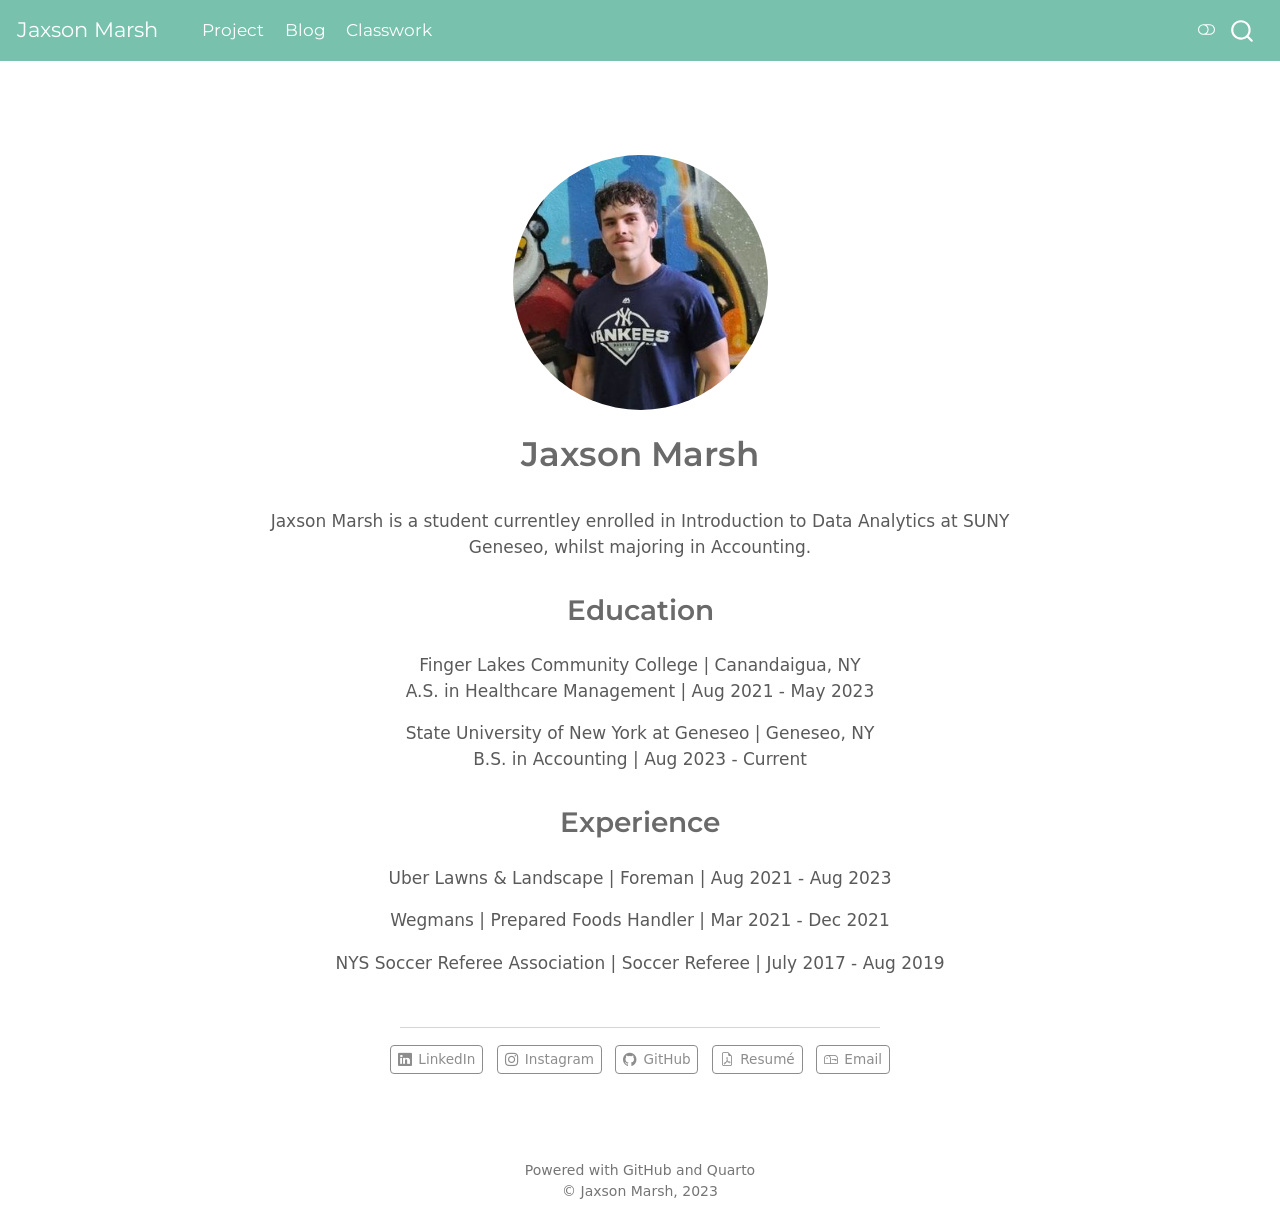
<file: index.html>
<!DOCTYPE html>
<html xmlns="http://www.w3.org/1999/xhtml" lang="en" xml:lang="en"><head>

<meta charset="utf-8">
<meta name="generator" content="quarto-1.3.353">

<meta name="viewport" content="width=device-width, initial-scale=1.0, user-scalable=yes">


<title>Jaxson Marsh</title>
<style>
code{white-space: pre-wrap;}
span.smallcaps{font-variant: small-caps;}
div.columns{display: flex; gap: min(4vw, 1.5em);}
div.column{flex: auto; overflow-x: auto;}
div.hanging-indent{margin-left: 1.5em; text-indent: -1.5em;}
ul.task-list{list-style: none;}
ul.task-list li input[type="checkbox"] {
  width: 0.8em;
  margin: 0 0.8em 0.2em -1em; /* quarto-specific, see https://github.com/quarto-dev/quarto-cli/issues/4556 */ 
  vertical-align: middle;
}
</style>


<script src="site_libs/quarto-nav/quarto-nav.js"></script>
<script src="site_libs/clipboard/clipboard.min.js"></script>
<script src="site_libs/quarto-search/autocomplete.umd.js"></script>
<script src="site_libs/quarto-search/fuse.min.js"></script>
<script src="site_libs/quarto-search/quarto-search.js"></script>
<meta name="quarto:offset" content="./">
<script src="site_libs/quarto-html/quarto.js"></script>
<script src="site_libs/quarto-html/popper.min.js"></script>
<script src="site_libs/quarto-html/tippy.umd.min.js"></script>
<link href="site_libs/quarto-html/tippy.css" rel="stylesheet">
<link href="site_libs/quarto-html/quarto-syntax-highlighting.css" rel="stylesheet" class="quarto-color-scheme" id="quarto-text-highlighting-styles">
<link href="site_libs/quarto-html/quarto-syntax-highlighting-dark.css" rel="prefetch" class="quarto-color-scheme quarto-color-alternate" id="quarto-text-highlighting-styles">
<script src="site_libs/bootstrap/bootstrap.min.js"></script>
<link href="site_libs/bootstrap/bootstrap-icons.css" rel="stylesheet">
<link href="site_libs/bootstrap/bootstrap.min.css" rel="stylesheet" class="quarto-color-scheme" id="quarto-bootstrap" data-mode="light">
<link href="site_libs/bootstrap/bootstrap-dark.min.css" rel="prefetch" class="quarto-color-scheme quarto-color-alternate" id="quarto-bootstrap" data-mode="light">
<script id="quarto-search-options" type="application/json">{
  "location": "navbar",
  "copy-button": false,
  "collapse-after": 3,
  "panel-placement": "end",
  "type": "overlay",
  "limit": 20,
  "language": {
    "search-no-results-text": "No results",
    "search-matching-documents-text": "matching documents",
    "search-copy-link-title": "Copy link to search",
    "search-hide-matches-text": "Hide additional matches",
    "search-more-match-text": "more match in this document",
    "search-more-matches-text": "more matches in this document",
    "search-clear-button-title": "Clear",
    "search-detached-cancel-button-title": "Cancel",
    "search-submit-button-title": "Submit"
  }
}</script>


<link rel="stylesheet" href="styles.css">
</head>

<body class="nav-fixed fullcontent">

<div id="quarto-search-results"></div>
  <header id="quarto-header" class="headroom fixed-top">
    <nav class="navbar navbar-expand-lg navbar-dark ">
      <div class="navbar-container container-fluid">
      <div class="navbar-brand-container">
    <a class="navbar-brand" href="./index.html">
    <span class="navbar-title">Jaxson Marsh</span>
    </a>
  </div>
            <div id="quarto-search" class="" title="Search"></div>
          <button class="navbar-toggler" type="button" data-bs-toggle="collapse" data-bs-target="#navbarCollapse" aria-controls="navbarCollapse" aria-expanded="false" aria-label="Toggle navigation" onclick="if (window.quartoToggleHeadroom) { window.quartoToggleHeadroom(); }">
  <span class="navbar-toggler-icon"></span>
</button>
          <div class="collapse navbar-collapse" id="navbarCollapse">
            <ul class="navbar-nav navbar-nav-scroll me-auto">
  <li class="nav-item">
    <a class="nav-link" href="./project.html" rel="" target="">
 <span class="menu-text">Project</span></a>
  </li>  
  <li class="nav-item">
    <a class="nav-link" href="./blog-listing.html" rel="" target="">
 <span class="menu-text">Blog</span></a>
  </li>  
  <li class="nav-item">
    <a class="nav-link" href="./classwork-10.html" rel="" target="">
 <span class="menu-text">Classwork</span></a>
  </li>  
</ul>
            <div class="quarto-navbar-tools ms-auto">
  <a href="" class="quarto-color-scheme-toggle quarto-navigation-tool  px-1" onclick="window.quartoToggleColorScheme(); return false;" title="Toggle dark mode"><i class="bi"></i></a>
</div>
          </div> <!-- /navcollapse -->
      </div> <!-- /container-fluid -->
    </nav>
</header>
<!-- content -->
<div id="quarto-content" class="quarto-container page-columns page-rows-contents page-layout-article page-navbar">
<!-- sidebar -->
<!-- margin-sidebar -->
    
<!-- main -->
<div class="quarto-about-jolla">
  <img src="img/jaxsonpic.jpg" class="about-image
  round " style="height: 15em; width: 15em;">
 <header id="title-block-header" class="quarto-title-block default">
<div class="quarto-title">
<h1 class="title">Jaxson Marsh</h1>
</div>
<div class="quarto-title-meta">
  </div>
</header><main class="content" id="quarto-document-content">
<p>Jaxson Marsh is a student currentley enrolled in Introduction to Data Analytics at SUNY Geneseo, whilst majoring in Accounting.</p>
<section id="education" class="level2">
<h2 data-anchor-id="education">Education</h2>
<p>Finger Lakes Community College | Canandaigua, NY <br> A.S. in Healthcare Management | Aug 2021 - May 2023 <br></p>
<p>State University of New York at Geneseo | Geneseo, NY <br> B.S. in Accounting | Aug 2023 - Current <br></p>
</section>
<section id="experience" class="level2">
<h2 data-anchor-id="experience">Experience</h2>
<p>Uber Lawns &amp; Landscape | Foreman | Aug 2021 - Aug 2023</p>
<p>Wegmans | Prepared Foods Handler | Mar 2021 - Dec 2021</p>
<p>NYS Soccer Referee Association | Soccer Referee | July 2017 - Aug 2019</p>


</section>
</main> 
  <hr class="about-sep">
   <div class="about-links">
  <a href="https://linkedin.com/in/jaxson-marsh-5b5b902a2/" class="about-link" rel="" target="">
    <i class="bi bi-linkedin"></i>
     <span class="about-link-text">LinkedIn</span>
  </a>
  <a href="https://instagram.com/jaxson.marsh" class="about-link" rel="" target="">
    <i class="bi bi-instagram"></i>
     <span class="about-link-text">Instagram</span>
  </a>
  <a href="https://github.com/Jaxsonmarsh" class="about-link" rel="" target="">
    <i class="bi bi-github"></i>
     <span class="about-link-text">GitHub</span>
  </a>
  <a href="https://github.com/UpdatedResume2023.pdf" class="about-link" rel="" target="">
    <i class="bi bi-file-earmark-pdf"></i>
     <span class="about-link-text">Resumé</span>
  </a>
  <a href="mailto:jbm100@geneseo.edu" class="about-link" rel="" target="">
    <i class="bi bi-mailbox"></i>
     <span class="about-link-text">Email</span>
  </a>
</div>
</div>
 <!-- /main -->
<script type="text/javascript" src="links.js"></script>
<script id="quarto-html-after-body" type="application/javascript">
window.document.addEventListener("DOMContentLoaded", function (event) {
  const toggleBodyColorMode = (bsSheetEl) => {
    const mode = bsSheetEl.getAttribute("data-mode");
    const bodyEl = window.document.querySelector("body");
    if (mode === "dark") {
      bodyEl.classList.add("quarto-dark");
      bodyEl.classList.remove("quarto-light");
    } else {
      bodyEl.classList.add("quarto-light");
      bodyEl.classList.remove("quarto-dark");
    }
  }
  const toggleBodyColorPrimary = () => {
    const bsSheetEl = window.document.querySelector("link#quarto-bootstrap");
    if (bsSheetEl) {
      toggleBodyColorMode(bsSheetEl);
    }
  }
  toggleBodyColorPrimary();  
  const disableStylesheet = (stylesheets) => {
    for (let i=0; i < stylesheets.length; i++) {
      const stylesheet = stylesheets[i];
      stylesheet.rel = 'prefetch';
    }
  }
  const enableStylesheet = (stylesheets) => {
    for (let i=0; i < stylesheets.length; i++) {
      const stylesheet = stylesheets[i];
      stylesheet.rel = 'stylesheet';
    }
  }
  const manageTransitions = (selector, allowTransitions) => {
    const els = window.document.querySelectorAll(selector);
    for (let i=0; i < els.length; i++) {
      const el = els[i];
      if (allowTransitions) {
        el.classList.remove('notransition');
      } else {
        el.classList.add('notransition');
      }
    }
  }
  const toggleColorMode = (alternate) => {
    // Switch the stylesheets
    const alternateStylesheets = window.document.querySelectorAll('link.quarto-color-scheme.quarto-color-alternate');
    manageTransitions('#quarto-margin-sidebar .nav-link', false);
    if (alternate) {
      enableStylesheet(alternateStylesheets);
      for (const sheetNode of alternateStylesheets) {
        if (sheetNode.id === "quarto-bootstrap") {
          toggleBodyColorMode(sheetNode);
        }
      }
    } else {
      disableStylesheet(alternateStylesheets);
      toggleBodyColorPrimary();
    }
    manageTransitions('#quarto-margin-sidebar .nav-link', true);
    // Switch the toggles
    const toggles = window.document.querySelectorAll('.quarto-color-scheme-toggle');
    for (let i=0; i < toggles.length; i++) {
      const toggle = toggles[i];
      if (toggle) {
        if (alternate) {
          toggle.classList.add("alternate");     
        } else {
          toggle.classList.remove("alternate");
        }
      }
    }
    // Hack to workaround the fact that safari doesn't
    // properly recolor the scrollbar when toggling (#1455)
    if (navigator.userAgent.indexOf('Safari') > 0 && navigator.userAgent.indexOf('Chrome') == -1) {
      manageTransitions("body", false);
      window.scrollTo(0, 1);
      setTimeout(() => {
        window.scrollTo(0, 0);
        manageTransitions("body", true);
      }, 40);  
    }
  }
  const isFileUrl = () => { 
    return window.location.protocol === 'file:';
  }
  const hasAlternateSentinel = () => {  
    let styleSentinel = getColorSchemeSentinel();
    if (styleSentinel !== null) {
      return styleSentinel === "alternate";
    } else {
      return false;
    }
  }
  const setStyleSentinel = (alternate) => {
    const value = alternate ? "alternate" : "default";
    if (!isFileUrl()) {
      window.localStorage.setItem("quarto-color-scheme", value);
    } else {
      localAlternateSentinel = value;
    }
  }
  const getColorSchemeSentinel = () => {
    if (!isFileUrl()) {
      const storageValue = window.localStorage.getItem("quarto-color-scheme");
      return storageValue != null ? storageValue : localAlternateSentinel;
    } else {
      return localAlternateSentinel;
    }
  }
  let localAlternateSentinel = 'default';
  // Dark / light mode switch
  window.quartoToggleColorScheme = () => {
    // Read the current dark / light value 
    let toAlternate = !hasAlternateSentinel();
    toggleColorMode(toAlternate);
    setStyleSentinel(toAlternate);
  };
  // Ensure there is a toggle, if there isn't float one in the top right
  if (window.document.querySelector('.quarto-color-scheme-toggle') === null) {
    const a = window.document.createElement('a');
    a.classList.add('top-right');
    a.classList.add('quarto-color-scheme-toggle');
    a.href = "";
    a.onclick = function() { try { window.quartoToggleColorScheme(); } catch {} return false; };
    const i = window.document.createElement("i");
    i.classList.add('bi');
    a.appendChild(i);
    window.document.body.appendChild(a);
  }
  // Switch to dark mode if need be
  if (hasAlternateSentinel()) {
    toggleColorMode(true);
  } else {
    toggleColorMode(false);
  }
  const isCodeAnnotation = (el) => {
    for (const clz of el.classList) {
      if (clz.startsWith('code-annotation-')) {                     
        return true;
      }
    }
    return false;
  }
  const clipboard = new window.ClipboardJS('.code-copy-button', {
    text: function(trigger) {
      const codeEl = trigger.previousElementSibling.cloneNode(true);
      for (const childEl of codeEl.children) {
        if (isCodeAnnotation(childEl)) {
          childEl.remove();
        }
      }
      return codeEl.innerText;
    }
  });
  clipboard.on('success', function(e) {
    // button target
    const button = e.trigger;
    // don't keep focus
    button.blur();
    // flash "checked"
    button.classList.add('code-copy-button-checked');
    var currentTitle = button.getAttribute("title");
    button.setAttribute("title", "Copied!");
    let tooltip;
    if (window.bootstrap) {
      button.setAttribute("data-bs-toggle", "tooltip");
      button.setAttribute("data-bs-placement", "left");
      button.setAttribute("data-bs-title", "Copied!");
      tooltip = new bootstrap.Tooltip(button, 
        { trigger: "manual", 
          customClass: "code-copy-button-tooltip",
          offset: [0, -8]});
      tooltip.show();    
    }
    setTimeout(function() {
      if (tooltip) {
        tooltip.hide();
        button.removeAttribute("data-bs-title");
        button.removeAttribute("data-bs-toggle");
        button.removeAttribute("data-bs-placement");
      }
      button.setAttribute("title", currentTitle);
      button.classList.remove('code-copy-button-checked');
    }, 1000);
    // clear code selection
    e.clearSelection();
  });
  function tippyHover(el, contentFn) {
    const config = {
      allowHTML: true,
      content: contentFn,
      maxWidth: 500,
      delay: 100,
      arrow: false,
      appendTo: function(el) {
          return el.parentElement;
      },
      interactive: true,
      interactiveBorder: 10,
      theme: 'quarto',
      placement: 'bottom-start'
    };
    window.tippy(el, config); 
  }
  const noterefs = window.document.querySelectorAll('a[role="doc-noteref"]');
  for (var i=0; i<noterefs.length; i++) {
    const ref = noterefs[i];
    tippyHover(ref, function() {
      // use id or data attribute instead here
      let href = ref.getAttribute('data-footnote-href') || ref.getAttribute('href');
      try { href = new URL(href).hash; } catch {}
      const id = href.replace(/^#\/?/, "");
      const note = window.document.getElementById(id);
      return note.innerHTML;
    });
  }
      let selectedAnnoteEl;
      const selectorForAnnotation = ( cell, annotation) => {
        let cellAttr = 'data-code-cell="' + cell + '"';
        let lineAttr = 'data-code-annotation="' +  annotation + '"';
        const selector = 'span[' + cellAttr + '][' + lineAttr + ']';
        return selector;
      }
      const selectCodeLines = (annoteEl) => {
        const doc = window.document;
        const targetCell = annoteEl.getAttribute("data-target-cell");
        const targetAnnotation = annoteEl.getAttribute("data-target-annotation");
        const annoteSpan = window.document.querySelector(selectorForAnnotation(targetCell, targetAnnotation));
        const lines = annoteSpan.getAttribute("data-code-lines").split(",");
        const lineIds = lines.map((line) => {
          return targetCell + "-" + line;
        })
        let top = null;
        let height = null;
        let parent = null;
        if (lineIds.length > 0) {
            //compute the position of the single el (top and bottom and make a div)
            const el = window.document.getElementById(lineIds[0]);
            top = el.offsetTop;
            height = el.offsetHeight;
            parent = el.parentElement.parentElement;
          if (lineIds.length > 1) {
            const lastEl = window.document.getElementById(lineIds[lineIds.length - 1]);
            const bottom = lastEl.offsetTop + lastEl.offsetHeight;
            height = bottom - top;
          }
          if (top !== null && height !== null && parent !== null) {
            // cook up a div (if necessary) and position it 
            let div = window.document.getElementById("code-annotation-line-highlight");
            if (div === null) {
              div = window.document.createElement("div");
              div.setAttribute("id", "code-annotation-line-highlight");
              div.style.position = 'absolute';
              parent.appendChild(div);
            }
            div.style.top = top - 2 + "px";
            div.style.height = height + 4 + "px";
            let gutterDiv = window.document.getElementById("code-annotation-line-highlight-gutter");
            if (gutterDiv === null) {
              gutterDiv = window.document.createElement("div");
              gutterDiv.setAttribute("id", "code-annotation-line-highlight-gutter");
              gutterDiv.style.position = 'absolute';
              const codeCell = window.document.getElementById(targetCell);
              const gutter = codeCell.querySelector('.code-annotation-gutter');
              gutter.appendChild(gutterDiv);
            }
            gutterDiv.style.top = top - 2 + "px";
            gutterDiv.style.height = height + 4 + "px";
          }
          selectedAnnoteEl = annoteEl;
        }
      };
      const unselectCodeLines = () => {
        const elementsIds = ["code-annotation-line-highlight", "code-annotation-line-highlight-gutter"];
        elementsIds.forEach((elId) => {
          const div = window.document.getElementById(elId);
          if (div) {
            div.remove();
          }
        });
        selectedAnnoteEl = undefined;
      };
      // Attach click handler to the DT
      const annoteDls = window.document.querySelectorAll('dt[data-target-cell]');
      for (const annoteDlNode of annoteDls) {
        annoteDlNode.addEventListener('click', (event) => {
          const clickedEl = event.target;
          if (clickedEl !== selectedAnnoteEl) {
            unselectCodeLines();
            const activeEl = window.document.querySelector('dt[data-target-cell].code-annotation-active');
            if (activeEl) {
              activeEl.classList.remove('code-annotation-active');
            }
            selectCodeLines(clickedEl);
            clickedEl.classList.add('code-annotation-active');
          } else {
            // Unselect the line
            unselectCodeLines();
            clickedEl.classList.remove('code-annotation-active');
          }
        });
      }
  const findCites = (el) => {
    const parentEl = el.parentElement;
    if (parentEl) {
      const cites = parentEl.dataset.cites;
      if (cites) {
        return {
          el,
          cites: cites.split(' ')
        };
      } else {
        return findCites(el.parentElement)
      }
    } else {
      return undefined;
    }
  };
  var bibliorefs = window.document.querySelectorAll('a[role="doc-biblioref"]');
  for (var i=0; i<bibliorefs.length; i++) {
    const ref = bibliorefs[i];
    const citeInfo = findCites(ref);
    if (citeInfo) {
      tippyHover(citeInfo.el, function() {
        var popup = window.document.createElement('div');
        citeInfo.cites.forEach(function(cite) {
          var citeDiv = window.document.createElement('div');
          citeDiv.classList.add('hanging-indent');
          citeDiv.classList.add('csl-entry');
          var biblioDiv = window.document.getElementById('ref-' + cite);
          if (biblioDiv) {
            citeDiv.innerHTML = biblioDiv.innerHTML;
          }
          popup.appendChild(citeDiv);
        });
        return popup.innerHTML;
      });
    }
  }
});
</script>
</div> <!-- /content -->
<footer class="footer">
  <div class="nav-footer">
    <div class="nav-footer-left">
      &nbsp;
    </div>   
    <div class="nav-footer-center">Powered with GitHub and Quarto<br>© Jaxson Marsh, 2023</div>
    <div class="nav-footer-right">
      &nbsp;
    </div>
  </div>
</footer>



</body></html>
</file>
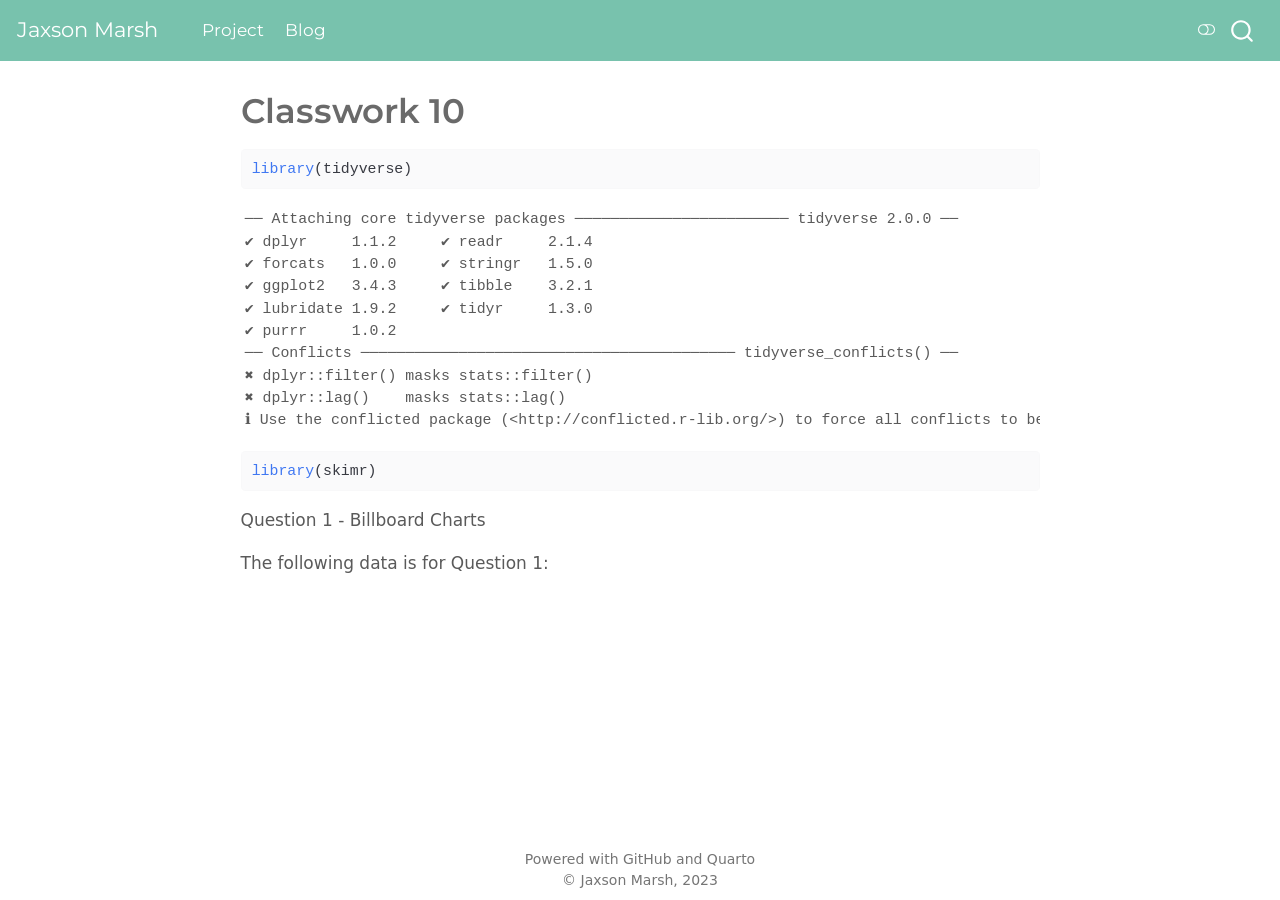
<file: Classwork 10.html>
<!DOCTYPE html>
<html xmlns="http://www.w3.org/1999/xhtml" lang="en" xml:lang="en"><head>

<meta charset="utf-8">
<meta name="generator" content="quarto-1.3.353">

<meta name="viewport" content="width=device-width, initial-scale=1.0, user-scalable=yes">


<title>Jaxson Marsh - Classwork 10</title>
<style>
code{white-space: pre-wrap;}
span.smallcaps{font-variant: small-caps;}
div.columns{display: flex; gap: min(4vw, 1.5em);}
div.column{flex: auto; overflow-x: auto;}
div.hanging-indent{margin-left: 1.5em; text-indent: -1.5em;}
ul.task-list{list-style: none;}
ul.task-list li input[type="checkbox"] {
  width: 0.8em;
  margin: 0 0.8em 0.2em -1em; /* quarto-specific, see https://github.com/quarto-dev/quarto-cli/issues/4556 */ 
  vertical-align: middle;
}
/* CSS for syntax highlighting */
pre > code.sourceCode { white-space: pre; position: relative; }
pre > code.sourceCode > span { display: inline-block; line-height: 1.25; }
pre > code.sourceCode > span:empty { height: 1.2em; }
.sourceCode { overflow: visible; }
code.sourceCode > span { color: inherit; text-decoration: inherit; }
div.sourceCode { margin: 1em 0; }
pre.sourceCode { margin: 0; }
@media screen {
div.sourceCode { overflow: auto; }
}
@media print {
pre > code.sourceCode { white-space: pre-wrap; }
pre > code.sourceCode > span { text-indent: -5em; padding-left: 5em; }
}
pre.numberSource code
  { counter-reset: source-line 0; }
pre.numberSource code > span
  { position: relative; left: -4em; counter-increment: source-line; }
pre.numberSource code > span > a:first-child::before
  { content: counter(source-line);
    position: relative; left: -1em; text-align: right; vertical-align: baseline;
    border: none; display: inline-block;
    -webkit-touch-callout: none; -webkit-user-select: none;
    -khtml-user-select: none; -moz-user-select: none;
    -ms-user-select: none; user-select: none;
    padding: 0 4px; width: 4em;
  }
pre.numberSource { margin-left: 3em;  padding-left: 4px; }
div.sourceCode
  {   }
@media screen {
pre > code.sourceCode > span > a:first-child::before { text-decoration: underline; }
}
</style>


<script src="site_libs/quarto-nav/quarto-nav.js"></script>
<script src="site_libs/clipboard/clipboard.min.js"></script>
<script src="site_libs/quarto-search/autocomplete.umd.js"></script>
<script src="site_libs/quarto-search/fuse.min.js"></script>
<script src="site_libs/quarto-search/quarto-search.js"></script>
<meta name="quarto:offset" content="./">
<script src="site_libs/quarto-html/quarto.js"></script>
<script src="site_libs/quarto-html/popper.min.js"></script>
<script src="site_libs/quarto-html/tippy.umd.min.js"></script>
<script src="site_libs/quarto-html/anchor.min.js"></script>
<link href="site_libs/quarto-html/tippy.css" rel="stylesheet">
<link href="site_libs/quarto-html/quarto-syntax-highlighting.css" rel="stylesheet" class="quarto-color-scheme" id="quarto-text-highlighting-styles">
<link href="site_libs/quarto-html/quarto-syntax-highlighting-dark.css" rel="prefetch" class="quarto-color-scheme quarto-color-alternate" id="quarto-text-highlighting-styles">
<script src="site_libs/bootstrap/bootstrap.min.js"></script>
<link href="site_libs/bootstrap/bootstrap-icons.css" rel="stylesheet">
<link href="site_libs/bootstrap/bootstrap.min.css" rel="stylesheet" class="quarto-color-scheme" id="quarto-bootstrap" data-mode="light">
<link href="site_libs/bootstrap/bootstrap-dark.min.css" rel="prefetch" class="quarto-color-scheme quarto-color-alternate" id="quarto-bootstrap" data-mode="light">
<script id="quarto-search-options" type="application/json">{
  "location": "navbar",
  "copy-button": false,
  "collapse-after": 3,
  "panel-placement": "end",
  "type": "overlay",
  "limit": 20,
  "language": {
    "search-no-results-text": "No results",
    "search-matching-documents-text": "matching documents",
    "search-copy-link-title": "Copy link to search",
    "search-hide-matches-text": "Hide additional matches",
    "search-more-match-text": "more match in this document",
    "search-more-matches-text": "more matches in this document",
    "search-clear-button-title": "Clear",
    "search-detached-cancel-button-title": "Cancel",
    "search-submit-button-title": "Submit"
  }
}</script>


<link rel="stylesheet" href="styles.css">
</head>

<body class="nav-fixed fullcontent">

<div id="quarto-search-results"></div>
  <header id="quarto-header" class="headroom fixed-top">
    <nav class="navbar navbar-expand-lg navbar-dark ">
      <div class="navbar-container container-fluid">
      <div class="navbar-brand-container">
    <a class="navbar-brand" href="./index.html">
    <span class="navbar-title">Jaxson Marsh</span>
    </a>
  </div>
            <div id="quarto-search" class="" title="Search"></div>
          <button class="navbar-toggler" type="button" data-bs-toggle="collapse" data-bs-target="#navbarCollapse" aria-controls="navbarCollapse" aria-expanded="false" aria-label="Toggle navigation" onclick="if (window.quartoToggleHeadroom) { window.quartoToggleHeadroom(); }">
  <span class="navbar-toggler-icon"></span>
</button>
          <div class="collapse navbar-collapse" id="navbarCollapse">
            <ul class="navbar-nav navbar-nav-scroll me-auto">
  <li class="nav-item">
    <a class="nav-link" href="./project.html" rel="" target="">
 <span class="menu-text">Project</span></a>
  </li>  
  <li class="nav-item">
    <a class="nav-link" href="./blog-listing.html" rel="" target="">
 <span class="menu-text">Blog</span></a>
  </li>  
</ul>
            <div class="quarto-navbar-tools ms-auto">
  <a href="" class="quarto-color-scheme-toggle quarto-navigation-tool  px-1" onclick="window.quartoToggleColorScheme(); return false;" title="Toggle dark mode"><i class="bi"></i></a>
</div>
          </div> <!-- /navcollapse -->
      </div> <!-- /container-fluid -->
    </nav>
</header>
<!-- content -->
<div id="quarto-content" class="quarto-container page-columns page-rows-contents page-layout-article page-navbar">
<!-- sidebar -->
<!-- margin-sidebar -->
    
<!-- main -->
<main class="content" id="quarto-document-content">

<header id="title-block-header" class="quarto-title-block default">
<div class="quarto-title">
<h1 class="title">Classwork 10</h1>
</div>



<div class="quarto-title-meta">

    
  
    
  </div>
  

</header>

<div class="cell">
<div class="sourceCode cell-code" id="cb1"><pre class="sourceCode r code-with-copy"><code class="sourceCode r"><span id="cb1-1"><a href="#cb1-1" aria-hidden="true" tabindex="-1"></a><span class="fu">library</span>(tidyverse)</span></code><button title="Copy to Clipboard" class="code-copy-button"><i class="bi"></i></button></pre></div>
<div class="cell-output cell-output-stderr">
<pre><code>── Attaching core tidyverse packages ──────────────────────── tidyverse 2.0.0 ──
✔ dplyr     1.1.2     ✔ readr     2.1.4
✔ forcats   1.0.0     ✔ stringr   1.5.0
✔ ggplot2   3.4.3     ✔ tibble    3.2.1
✔ lubridate 1.9.2     ✔ tidyr     1.3.0
✔ purrr     1.0.2     
── Conflicts ────────────────────────────────────────── tidyverse_conflicts() ──
✖ dplyr::filter() masks stats::filter()
✖ dplyr::lag()    masks stats::lag()
ℹ Use the conflicted package (&lt;http://conflicted.r-lib.org/&gt;) to force all conflicts to become errors</code></pre>
</div>
<div class="sourceCode cell-code" id="cb3"><pre class="sourceCode r code-with-copy"><code class="sourceCode r"><span id="cb3-1"><a href="#cb3-1" aria-hidden="true" tabindex="-1"></a><span class="fu">library</span>(skimr)</span></code><button title="Copy to Clipboard" class="code-copy-button"><i class="bi"></i></button></pre></div>
</div>
<p>Question 1 - Billboard Charts</p>
<p>The following data is for Question 1:</p>



</main> <!-- /main -->
<script type="text/javascript" src="links.js"></script>
<script id="quarto-html-after-body" type="application/javascript">
window.document.addEventListener("DOMContentLoaded", function (event) {
  const toggleBodyColorMode = (bsSheetEl) => {
    const mode = bsSheetEl.getAttribute("data-mode");
    const bodyEl = window.document.querySelector("body");
    if (mode === "dark") {
      bodyEl.classList.add("quarto-dark");
      bodyEl.classList.remove("quarto-light");
    } else {
      bodyEl.classList.add("quarto-light");
      bodyEl.classList.remove("quarto-dark");
    }
  }
  const toggleBodyColorPrimary = () => {
    const bsSheetEl = window.document.querySelector("link#quarto-bootstrap");
    if (bsSheetEl) {
      toggleBodyColorMode(bsSheetEl);
    }
  }
  toggleBodyColorPrimary();  
  const disableStylesheet = (stylesheets) => {
    for (let i=0; i < stylesheets.length; i++) {
      const stylesheet = stylesheets[i];
      stylesheet.rel = 'prefetch';
    }
  }
  const enableStylesheet = (stylesheets) => {
    for (let i=0; i < stylesheets.length; i++) {
      const stylesheet = stylesheets[i];
      stylesheet.rel = 'stylesheet';
    }
  }
  const manageTransitions = (selector, allowTransitions) => {
    const els = window.document.querySelectorAll(selector);
    for (let i=0; i < els.length; i++) {
      const el = els[i];
      if (allowTransitions) {
        el.classList.remove('notransition');
      } else {
        el.classList.add('notransition');
      }
    }
  }
  const toggleColorMode = (alternate) => {
    // Switch the stylesheets
    const alternateStylesheets = window.document.querySelectorAll('link.quarto-color-scheme.quarto-color-alternate');
    manageTransitions('#quarto-margin-sidebar .nav-link', false);
    if (alternate) {
      enableStylesheet(alternateStylesheets);
      for (const sheetNode of alternateStylesheets) {
        if (sheetNode.id === "quarto-bootstrap") {
          toggleBodyColorMode(sheetNode);
        }
      }
    } else {
      disableStylesheet(alternateStylesheets);
      toggleBodyColorPrimary();
    }
    manageTransitions('#quarto-margin-sidebar .nav-link', true);
    // Switch the toggles
    const toggles = window.document.querySelectorAll('.quarto-color-scheme-toggle');
    for (let i=0; i < toggles.length; i++) {
      const toggle = toggles[i];
      if (toggle) {
        if (alternate) {
          toggle.classList.add("alternate");     
        } else {
          toggle.classList.remove("alternate");
        }
      }
    }
    // Hack to workaround the fact that safari doesn't
    // properly recolor the scrollbar when toggling (#1455)
    if (navigator.userAgent.indexOf('Safari') > 0 && navigator.userAgent.indexOf('Chrome') == -1) {
      manageTransitions("body", false);
      window.scrollTo(0, 1);
      setTimeout(() => {
        window.scrollTo(0, 0);
        manageTransitions("body", true);
      }, 40);  
    }
  }
  const isFileUrl = () => { 
    return window.location.protocol === 'file:';
  }
  const hasAlternateSentinel = () => {  
    let styleSentinel = getColorSchemeSentinel();
    if (styleSentinel !== null) {
      return styleSentinel === "alternate";
    } else {
      return false;
    }
  }
  const setStyleSentinel = (alternate) => {
    const value = alternate ? "alternate" : "default";
    if (!isFileUrl()) {
      window.localStorage.setItem("quarto-color-scheme", value);
    } else {
      localAlternateSentinel = value;
    }
  }
  const getColorSchemeSentinel = () => {
    if (!isFileUrl()) {
      const storageValue = window.localStorage.getItem("quarto-color-scheme");
      return storageValue != null ? storageValue : localAlternateSentinel;
    } else {
      return localAlternateSentinel;
    }
  }
  let localAlternateSentinel = 'default';
  // Dark / light mode switch
  window.quartoToggleColorScheme = () => {
    // Read the current dark / light value 
    let toAlternate = !hasAlternateSentinel();
    toggleColorMode(toAlternate);
    setStyleSentinel(toAlternate);
  };
  // Ensure there is a toggle, if there isn't float one in the top right
  if (window.document.querySelector('.quarto-color-scheme-toggle') === null) {
    const a = window.document.createElement('a');
    a.classList.add('top-right');
    a.classList.add('quarto-color-scheme-toggle');
    a.href = "";
    a.onclick = function() { try { window.quartoToggleColorScheme(); } catch {} return false; };
    const i = window.document.createElement("i");
    i.classList.add('bi');
    a.appendChild(i);
    window.document.body.appendChild(a);
  }
  // Switch to dark mode if need be
  if (hasAlternateSentinel()) {
    toggleColorMode(true);
  } else {
    toggleColorMode(false);
  }
  const icon = "";
  const anchorJS = new window.AnchorJS();
  anchorJS.options = {
    placement: 'right',
    icon: icon
  };
  anchorJS.add('.anchored');
  const isCodeAnnotation = (el) => {
    for (const clz of el.classList) {
      if (clz.startsWith('code-annotation-')) {                     
        return true;
      }
    }
    return false;
  }
  const clipboard = new window.ClipboardJS('.code-copy-button', {
    text: function(trigger) {
      const codeEl = trigger.previousElementSibling.cloneNode(true);
      for (const childEl of codeEl.children) {
        if (isCodeAnnotation(childEl)) {
          childEl.remove();
        }
      }
      return codeEl.innerText;
    }
  });
  clipboard.on('success', function(e) {
    // button target
    const button = e.trigger;
    // don't keep focus
    button.blur();
    // flash "checked"
    button.classList.add('code-copy-button-checked');
    var currentTitle = button.getAttribute("title");
    button.setAttribute("title", "Copied!");
    let tooltip;
    if (window.bootstrap) {
      button.setAttribute("data-bs-toggle", "tooltip");
      button.setAttribute("data-bs-placement", "left");
      button.setAttribute("data-bs-title", "Copied!");
      tooltip = new bootstrap.Tooltip(button, 
        { trigger: "manual", 
          customClass: "code-copy-button-tooltip",
          offset: [0, -8]});
      tooltip.show();    
    }
    setTimeout(function() {
      if (tooltip) {
        tooltip.hide();
        button.removeAttribute("data-bs-title");
        button.removeAttribute("data-bs-toggle");
        button.removeAttribute("data-bs-placement");
      }
      button.setAttribute("title", currentTitle);
      button.classList.remove('code-copy-button-checked');
    }, 1000);
    // clear code selection
    e.clearSelection();
  });
  function tippyHover(el, contentFn) {
    const config = {
      allowHTML: true,
      content: contentFn,
      maxWidth: 500,
      delay: 100,
      arrow: false,
      appendTo: function(el) {
          return el.parentElement;
      },
      interactive: true,
      interactiveBorder: 10,
      theme: 'quarto',
      placement: 'bottom-start'
    };
    window.tippy(el, config); 
  }
  const noterefs = window.document.querySelectorAll('a[role="doc-noteref"]');
  for (var i=0; i<noterefs.length; i++) {
    const ref = noterefs[i];
    tippyHover(ref, function() {
      // use id or data attribute instead here
      let href = ref.getAttribute('data-footnote-href') || ref.getAttribute('href');
      try { href = new URL(href).hash; } catch {}
      const id = href.replace(/^#\/?/, "");
      const note = window.document.getElementById(id);
      return note.innerHTML;
    });
  }
      let selectedAnnoteEl;
      const selectorForAnnotation = ( cell, annotation) => {
        let cellAttr = 'data-code-cell="' + cell + '"';
        let lineAttr = 'data-code-annotation="' +  annotation + '"';
        const selector = 'span[' + cellAttr + '][' + lineAttr + ']';
        return selector;
      }
      const selectCodeLines = (annoteEl) => {
        const doc = window.document;
        const targetCell = annoteEl.getAttribute("data-target-cell");
        const targetAnnotation = annoteEl.getAttribute("data-target-annotation");
        const annoteSpan = window.document.querySelector(selectorForAnnotation(targetCell, targetAnnotation));
        const lines = annoteSpan.getAttribute("data-code-lines").split(",");
        const lineIds = lines.map((line) => {
          return targetCell + "-" + line;
        })
        let top = null;
        let height = null;
        let parent = null;
        if (lineIds.length > 0) {
            //compute the position of the single el (top and bottom and make a div)
            const el = window.document.getElementById(lineIds[0]);
            top = el.offsetTop;
            height = el.offsetHeight;
            parent = el.parentElement.parentElement;
          if (lineIds.length > 1) {
            const lastEl = window.document.getElementById(lineIds[lineIds.length - 1]);
            const bottom = lastEl.offsetTop + lastEl.offsetHeight;
            height = bottom - top;
          }
          if (top !== null && height !== null && parent !== null) {
            // cook up a div (if necessary) and position it 
            let div = window.document.getElementById("code-annotation-line-highlight");
            if (div === null) {
              div = window.document.createElement("div");
              div.setAttribute("id", "code-annotation-line-highlight");
              div.style.position = 'absolute';
              parent.appendChild(div);
            }
            div.style.top = top - 2 + "px";
            div.style.height = height + 4 + "px";
            let gutterDiv = window.document.getElementById("code-annotation-line-highlight-gutter");
            if (gutterDiv === null) {
              gutterDiv = window.document.createElement("div");
              gutterDiv.setAttribute("id", "code-annotation-line-highlight-gutter");
              gutterDiv.style.position = 'absolute';
              const codeCell = window.document.getElementById(targetCell);
              const gutter = codeCell.querySelector('.code-annotation-gutter');
              gutter.appendChild(gutterDiv);
            }
            gutterDiv.style.top = top - 2 + "px";
            gutterDiv.style.height = height + 4 + "px";
          }
          selectedAnnoteEl = annoteEl;
        }
      };
      const unselectCodeLines = () => {
        const elementsIds = ["code-annotation-line-highlight", "code-annotation-line-highlight-gutter"];
        elementsIds.forEach((elId) => {
          const div = window.document.getElementById(elId);
          if (div) {
            div.remove();
          }
        });
        selectedAnnoteEl = undefined;
      };
      // Attach click handler to the DT
      const annoteDls = window.document.querySelectorAll('dt[data-target-cell]');
      for (const annoteDlNode of annoteDls) {
        annoteDlNode.addEventListener('click', (event) => {
          const clickedEl = event.target;
          if (clickedEl !== selectedAnnoteEl) {
            unselectCodeLines();
            const activeEl = window.document.querySelector('dt[data-target-cell].code-annotation-active');
            if (activeEl) {
              activeEl.classList.remove('code-annotation-active');
            }
            selectCodeLines(clickedEl);
            clickedEl.classList.add('code-annotation-active');
          } else {
            // Unselect the line
            unselectCodeLines();
            clickedEl.classList.remove('code-annotation-active');
          }
        });
      }
  const findCites = (el) => {
    const parentEl = el.parentElement;
    if (parentEl) {
      const cites = parentEl.dataset.cites;
      if (cites) {
        return {
          el,
          cites: cites.split(' ')
        };
      } else {
        return findCites(el.parentElement)
      }
    } else {
      return undefined;
    }
  };
  var bibliorefs = window.document.querySelectorAll('a[role="doc-biblioref"]');
  for (var i=0; i<bibliorefs.length; i++) {
    const ref = bibliorefs[i];
    const citeInfo = findCites(ref);
    if (citeInfo) {
      tippyHover(citeInfo.el, function() {
        var popup = window.document.createElement('div');
        citeInfo.cites.forEach(function(cite) {
          var citeDiv = window.document.createElement('div');
          citeDiv.classList.add('hanging-indent');
          citeDiv.classList.add('csl-entry');
          var biblioDiv = window.document.getElementById('ref-' + cite);
          if (biblioDiv) {
            citeDiv.innerHTML = biblioDiv.innerHTML;
          }
          popup.appendChild(citeDiv);
        });
        return popup.innerHTML;
      });
    }
  }
});
</script>
</div> <!-- /content -->
<footer class="footer">
  <div class="nav-footer">
    <div class="nav-footer-left">
      &nbsp;
    </div>   
    <div class="nav-footer-center">Powered with GitHub and Quarto<br>© Jaxson Marsh, 2023</div>
    <div class="nav-footer-right">
      &nbsp;
    </div>
  </div>
</footer>



</body></html>
</file>
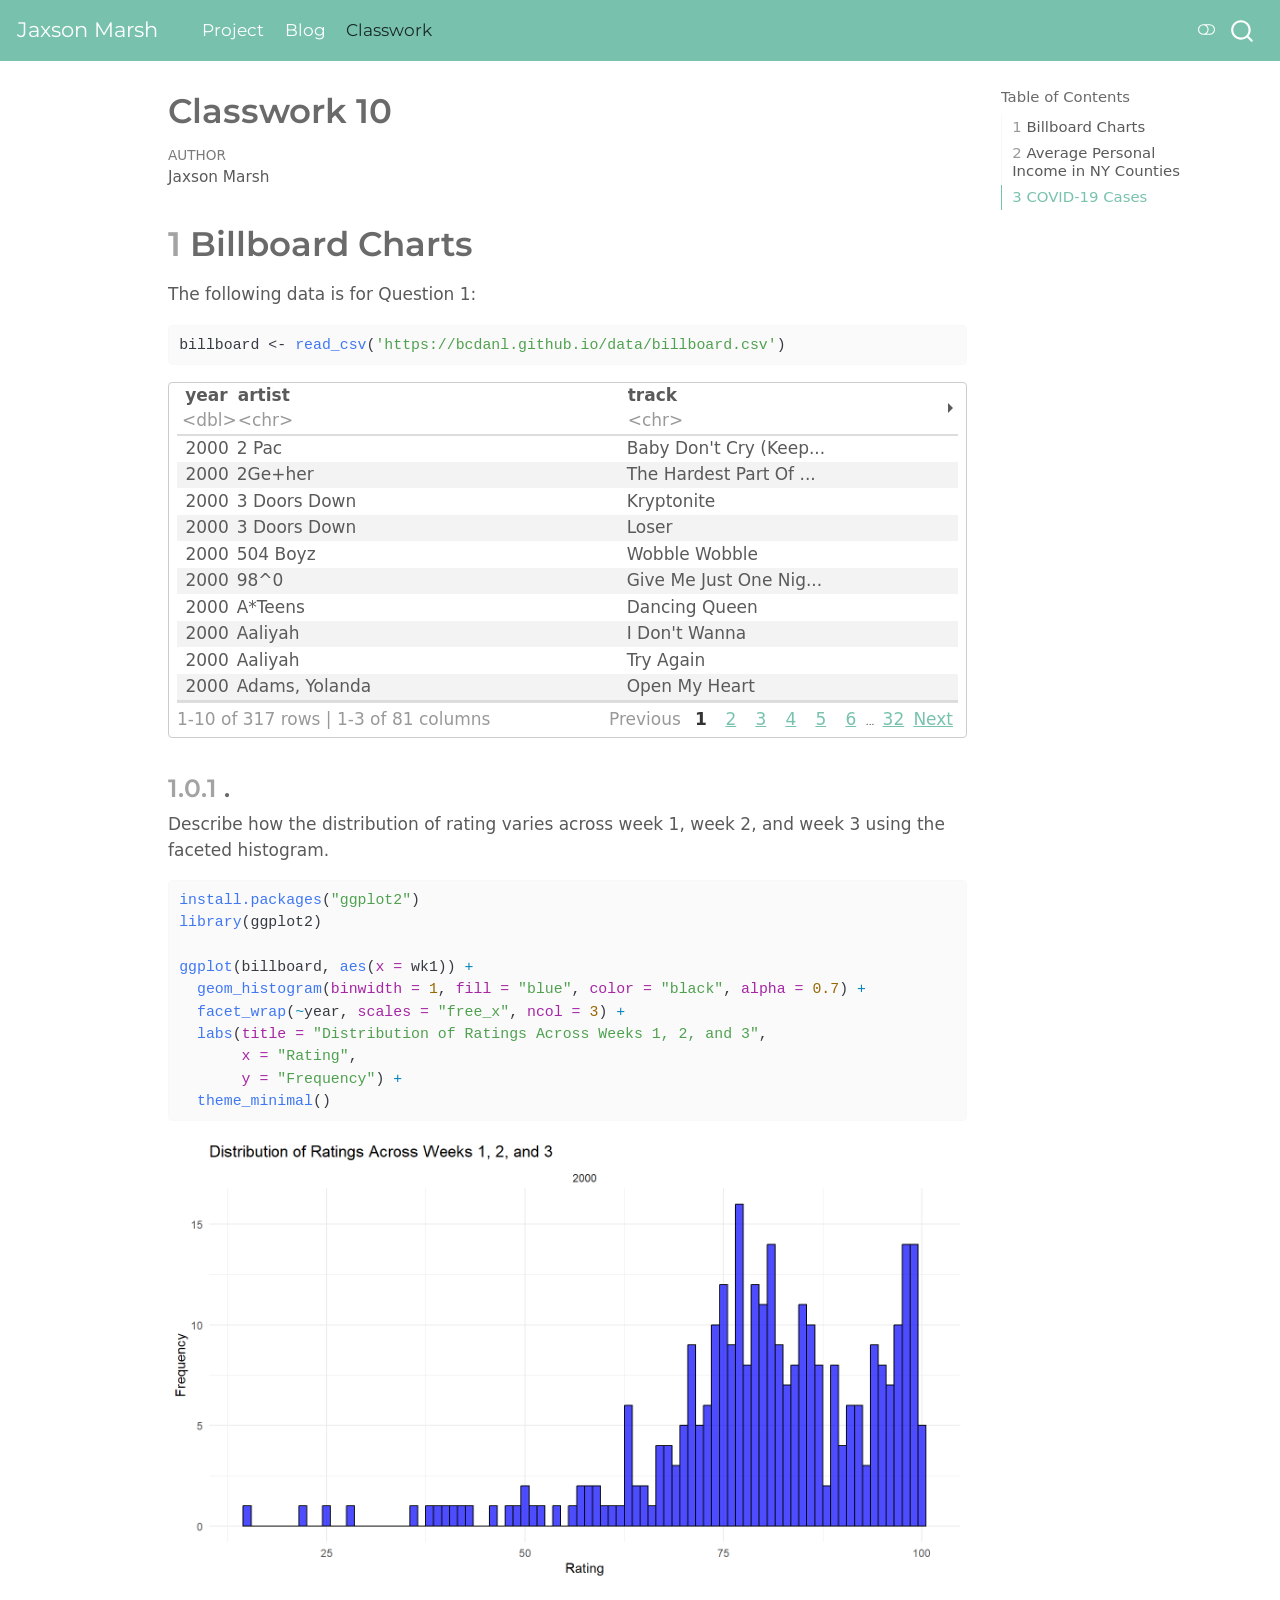
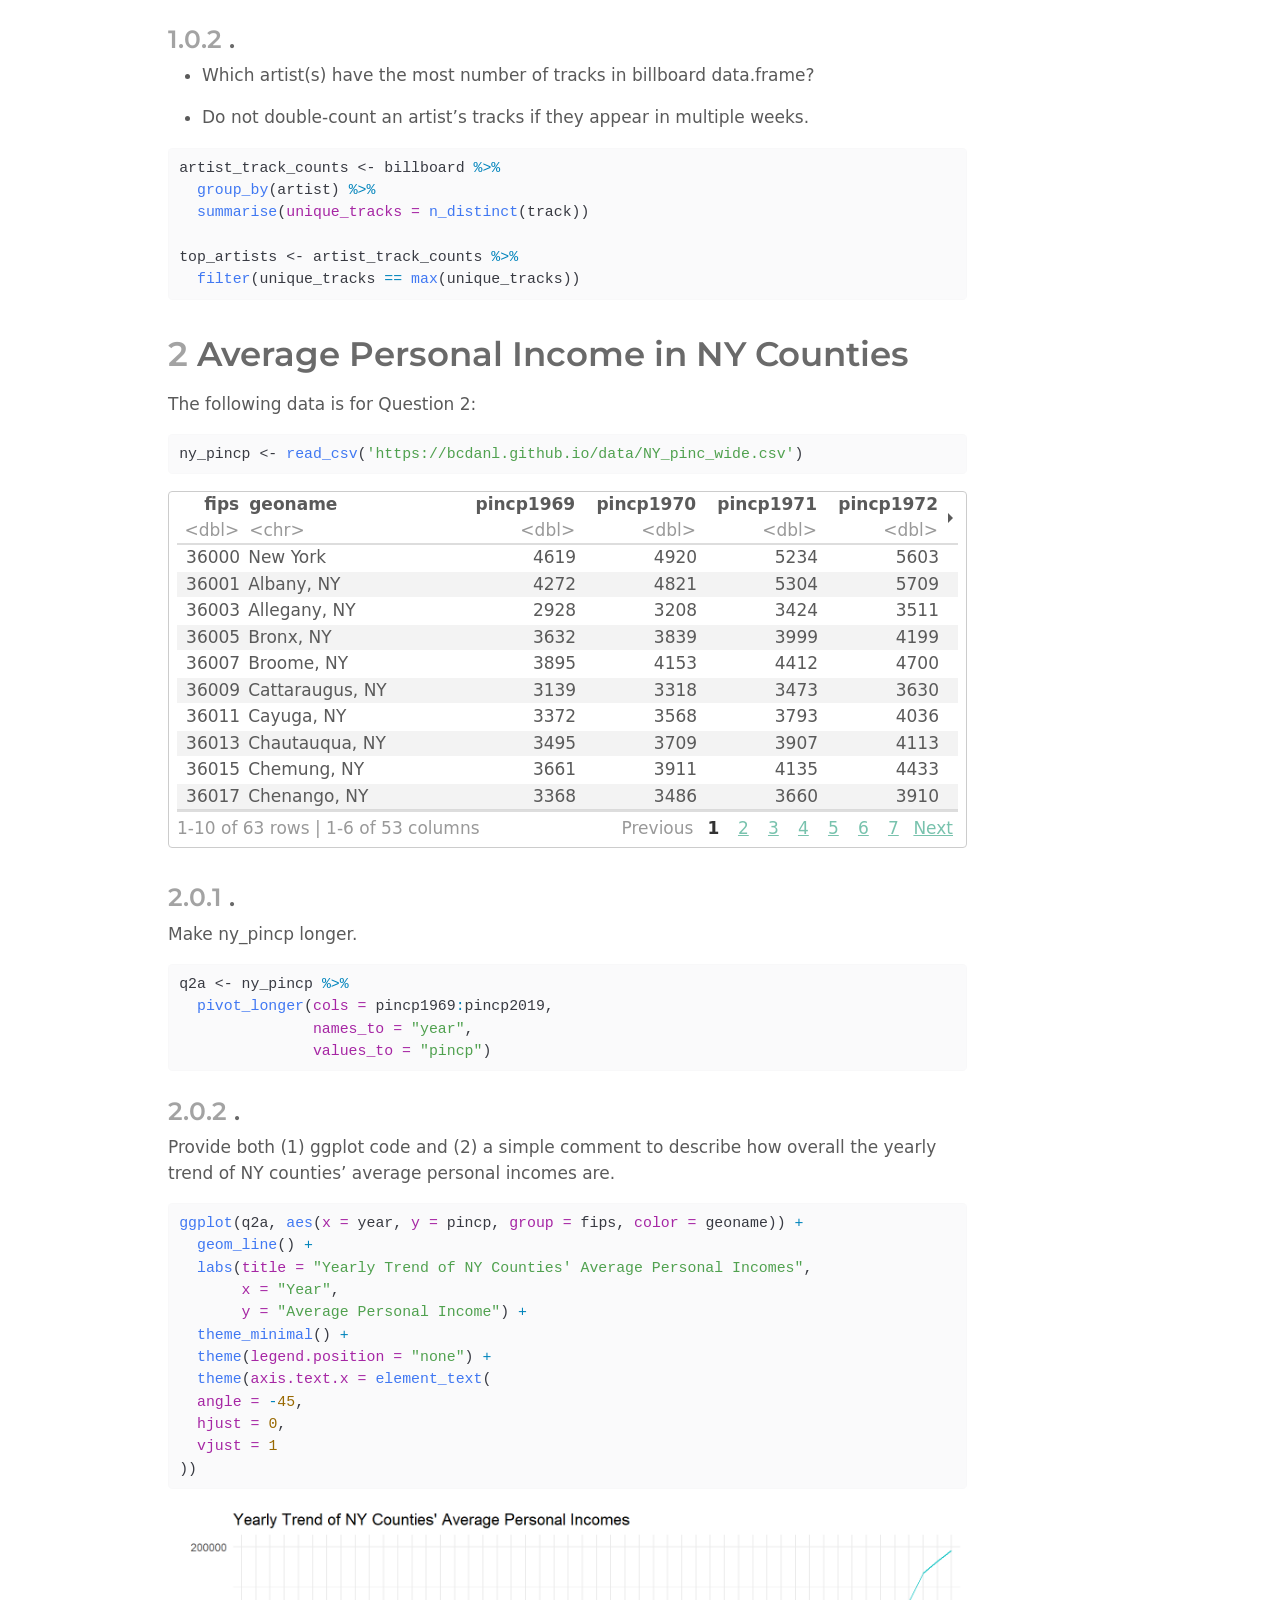
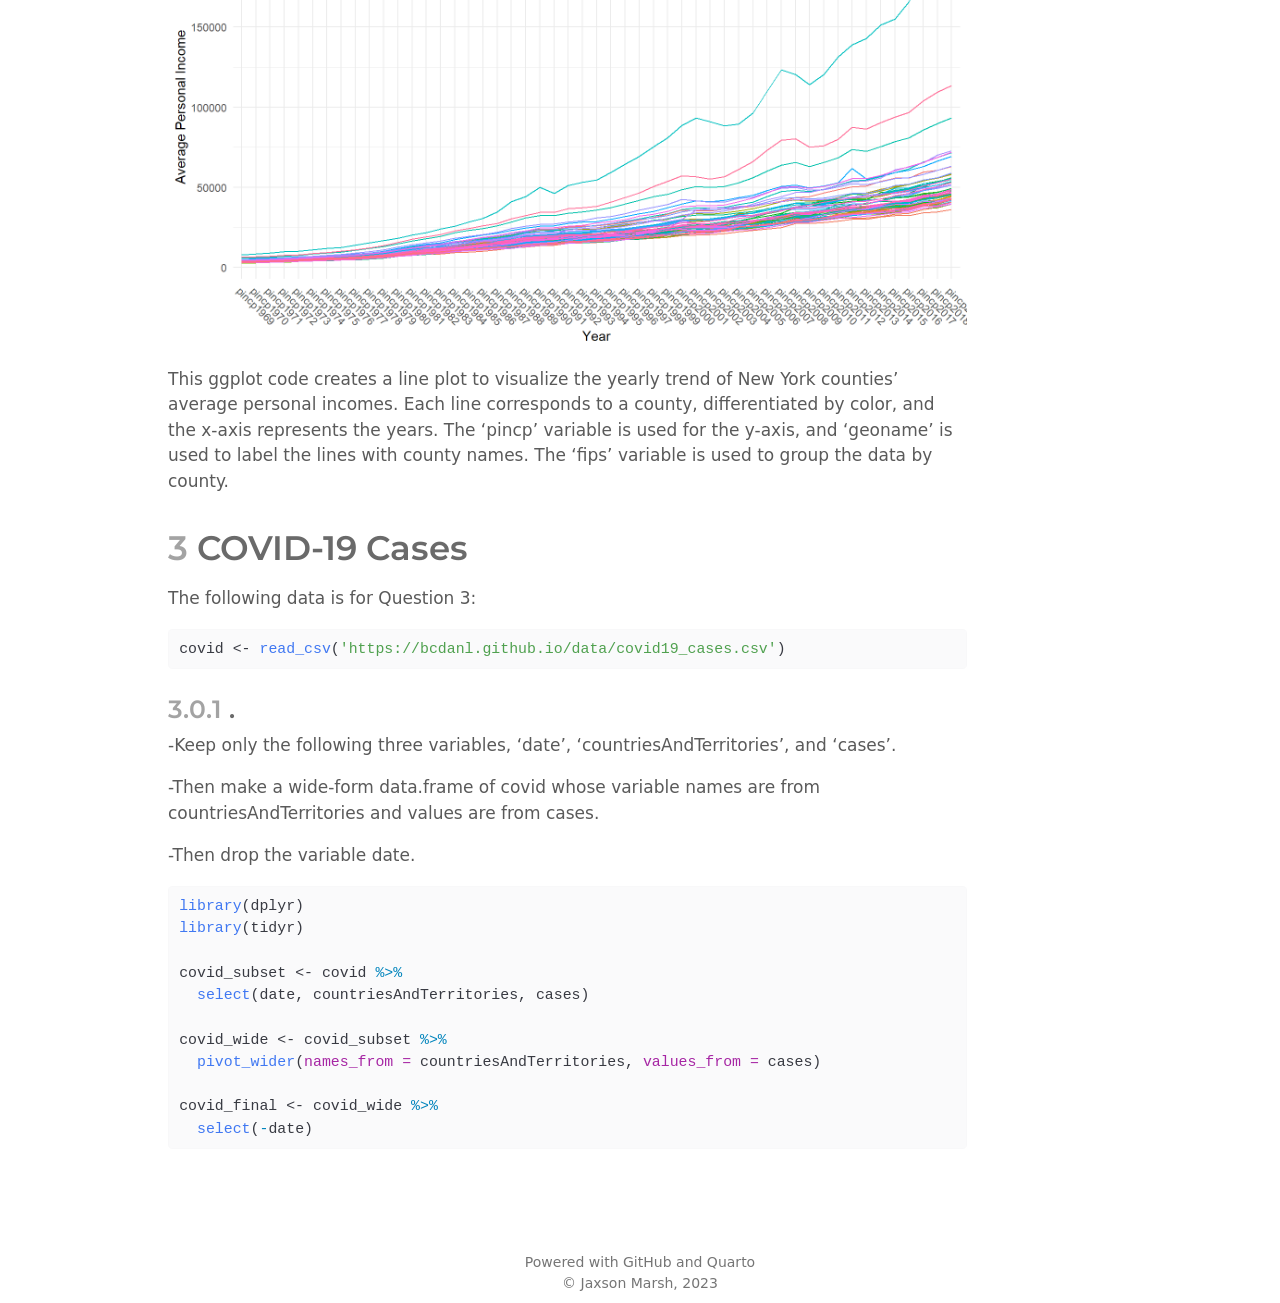
<file: classwork-10.html>
<!DOCTYPE html>
<html xmlns="http://www.w3.org/1999/xhtml" lang="en" xml:lang="en"><head>

<meta charset="utf-8">
<meta name="generator" content="quarto-1.3.353">

<meta name="viewport" content="width=device-width, initial-scale=1.0, user-scalable=yes">

<meta name="author" content="Jaxson Marsh">

<title>Jaxson Marsh - Classwork 10</title>
<style>
code{white-space: pre-wrap;}
span.smallcaps{font-variant: small-caps;}
div.columns{display: flex; gap: min(4vw, 1.5em);}
div.column{flex: auto; overflow-x: auto;}
div.hanging-indent{margin-left: 1.5em; text-indent: -1.5em;}
ul.task-list{list-style: none;}
ul.task-list li input[type="checkbox"] {
  width: 0.8em;
  margin: 0 0.8em 0.2em -1em; /* quarto-specific, see https://github.com/quarto-dev/quarto-cli/issues/4556 */ 
  vertical-align: middle;
}
/* CSS for syntax highlighting */
pre > code.sourceCode { white-space: pre; position: relative; }
pre > code.sourceCode > span { display: inline-block; line-height: 1.25; }
pre > code.sourceCode > span:empty { height: 1.2em; }
.sourceCode { overflow: visible; }
code.sourceCode > span { color: inherit; text-decoration: inherit; }
div.sourceCode { margin: 1em 0; }
pre.sourceCode { margin: 0; }
@media screen {
div.sourceCode { overflow: auto; }
}
@media print {
pre > code.sourceCode { white-space: pre-wrap; }
pre > code.sourceCode > span { text-indent: -5em; padding-left: 5em; }
}
pre.numberSource code
  { counter-reset: source-line 0; }
pre.numberSource code > span
  { position: relative; left: -4em; counter-increment: source-line; }
pre.numberSource code > span > a:first-child::before
  { content: counter(source-line);
    position: relative; left: -1em; text-align: right; vertical-align: baseline;
    border: none; display: inline-block;
    -webkit-touch-callout: none; -webkit-user-select: none;
    -khtml-user-select: none; -moz-user-select: none;
    -ms-user-select: none; user-select: none;
    padding: 0 4px; width: 4em;
  }
pre.numberSource { margin-left: 3em;  padding-left: 4px; }
div.sourceCode
  {   }
@media screen {
pre > code.sourceCode > span > a:first-child::before { text-decoration: underline; }
}
</style>


<script src="site_libs/quarto-nav/quarto-nav.js"></script>
<script src="site_libs/clipboard/clipboard.min.js"></script>
<script src="site_libs/quarto-search/autocomplete.umd.js"></script>
<script src="site_libs/quarto-search/fuse.min.js"></script>
<script src="site_libs/quarto-search/quarto-search.js"></script>
<meta name="quarto:offset" content="./">
<script src="site_libs/quarto-html/quarto.js"></script>
<script src="site_libs/quarto-html/popper.min.js"></script>
<script src="site_libs/quarto-html/tippy.umd.min.js"></script>
<script src="site_libs/quarto-html/anchor.min.js"></script>
<link href="site_libs/quarto-html/tippy.css" rel="stylesheet">
<link href="site_libs/quarto-html/quarto-syntax-highlighting.css" rel="stylesheet" class="quarto-color-scheme" id="quarto-text-highlighting-styles">
<link href="site_libs/quarto-html/quarto-syntax-highlighting-dark.css" rel="prefetch" class="quarto-color-scheme quarto-color-alternate" id="quarto-text-highlighting-styles">
<script src="site_libs/bootstrap/bootstrap.min.js"></script>
<link href="site_libs/bootstrap/bootstrap-icons.css" rel="stylesheet">
<link href="site_libs/bootstrap/bootstrap.min.css" rel="stylesheet" class="quarto-color-scheme" id="quarto-bootstrap" data-mode="light">
<link href="site_libs/bootstrap/bootstrap-dark.min.css" rel="prefetch" class="quarto-color-scheme quarto-color-alternate" id="quarto-bootstrap" data-mode="light">
<script id="quarto-search-options" type="application/json">{
  "location": "navbar",
  "copy-button": false,
  "collapse-after": 3,
  "panel-placement": "end",
  "type": "overlay",
  "limit": 20,
  "language": {
    "search-no-results-text": "No results",
    "search-matching-documents-text": "matching documents",
    "search-copy-link-title": "Copy link to search",
    "search-hide-matches-text": "Hide additional matches",
    "search-more-match-text": "more match in this document",
    "search-more-matches-text": "more matches in this document",
    "search-clear-button-title": "Clear",
    "search-detached-cancel-button-title": "Cancel",
    "search-submit-button-title": "Submit"
  }
}</script>

<link href="site_libs/pagedtable-1.1/css/pagedtable.css" rel="stylesheet">
<script src="site_libs/pagedtable-1.1/js/pagedtable.js"></script>


<link rel="stylesheet" href="styles.css">
</head>

<body class="nav-fixed">

<div id="quarto-search-results"></div>
  <header id="quarto-header" class="headroom fixed-top">
    <nav class="navbar navbar-expand-lg navbar-dark ">
      <div class="navbar-container container-fluid">
      <div class="navbar-brand-container">
    <a class="navbar-brand" href="./index.html">
    <span class="navbar-title">Jaxson Marsh</span>
    </a>
  </div>
            <div id="quarto-search" class="" title="Search"></div>
          <button class="navbar-toggler" type="button" data-bs-toggle="collapse" data-bs-target="#navbarCollapse" aria-controls="navbarCollapse" aria-expanded="false" aria-label="Toggle navigation" onclick="if (window.quartoToggleHeadroom) { window.quartoToggleHeadroom(); }">
  <span class="navbar-toggler-icon"></span>
</button>
          <div class="collapse navbar-collapse" id="navbarCollapse">
            <ul class="navbar-nav navbar-nav-scroll me-auto">
  <li class="nav-item">
    <a class="nav-link" href="./project.html" rel="" target="">
 <span class="menu-text">Project</span></a>
  </li>  
  <li class="nav-item">
    <a class="nav-link" href="./blog-listing.html" rel="" target="">
 <span class="menu-text">Blog</span></a>
  </li>  
  <li class="nav-item">
    <a class="nav-link active" href="./classwork-10.html" rel="" target="" aria-current="page">
 <span class="menu-text">Classwork</span></a>
  </li>  
</ul>
            <div class="quarto-navbar-tools ms-auto">
  <a href="" class="quarto-color-scheme-toggle quarto-navigation-tool  px-1" onclick="window.quartoToggleColorScheme(); return false;" title="Toggle dark mode"><i class="bi"></i></a>
</div>
          </div> <!-- /navcollapse -->
      </div> <!-- /container-fluid -->
    </nav>
</header>
<!-- content -->
<div id="quarto-content" class="quarto-container page-columns page-rows-contents page-layout-article page-navbar">
<!-- sidebar -->
<!-- margin-sidebar -->
    <div id="quarto-margin-sidebar" class="sidebar margin-sidebar">
        <nav id="TOC" role="doc-toc" class="toc-active">
    <h2 id="toc-title">Table of Contents</h2>
   
  <ul class="collapse">
  <li><a href="#billboard-charts" id="toc-billboard-charts" class="nav-link active" data-scroll-target="#billboard-charts"><span class="header-section-number">1</span> Billboard Charts</a></li>
  <li><a href="#average-personal-income-in-ny-counties" id="toc-average-personal-income-in-ny-counties" class="nav-link" data-scroll-target="#average-personal-income-in-ny-counties"><span class="header-section-number">2</span> Average Personal Income in NY Counties</a></li>
  <li><a href="#covid-19-cases" id="toc-covid-19-cases" class="nav-link" data-scroll-target="#covid-19-cases"><span class="header-section-number">3</span> COVID-19 Cases</a></li>
  </ul>
</nav>
    </div>
<!-- main -->
<main class="content" id="quarto-document-content">

<header id="title-block-header" class="quarto-title-block default">
<div class="quarto-title">
<h1 class="title">Classwork 10</h1>
</div>



<div class="quarto-title-meta">

    <div>
    <div class="quarto-title-meta-heading">Author</div>
    <div class="quarto-title-meta-contents">
             <p>Jaxson Marsh </p>
          </div>
  </div>
    
  
    
  </div>
  

</header>

<section id="billboard-charts" class="level1" data-number="1">
<h1 data-number="1"><span class="header-section-number">1</span> Billboard Charts</h1>
<p>The following data is for Question 1:</p>
<div class="cell">
<div class="sourceCode cell-code" id="cb1"><pre class="sourceCode r code-with-copy"><code class="sourceCode r"><span id="cb1-1"><a href="#cb1-1" aria-hidden="true" tabindex="-1"></a>billboard <span class="ot">&lt;-</span> <span class="fu">read_csv</span>(<span class="st">'https://bcdanl.github.io/data/billboard.csv'</span>)</span></code><button title="Copy to Clipboard" class="code-copy-button"><i class="bi"></i></button></pre></div>
</div>
<div class="cell-output-display">

<div data-pagedtable="false">
  <script data-pagedtable-source="" type="application/json">
{"columns":[{"label":["year"],"name":[1],"type":["dbl"],"align":["right"]},{"label":["artist"],"name":[2],"type":["chr"],"align":["left"]},{"label":["track"],"name":[3],"type":["chr"],"align":["left"]},{"label":["time"],"name":[4],"type":["time"],"align":["right"]},{"label":["date.entered"],"name":[5],"type":["date"],"align":["right"]},{"label":["wk1"],"name":[6],"type":["dbl"],"align":["right"]},{"label":["wk2"],"name":[7],"type":["dbl"],"align":["right"]},{"label":["wk3"],"name":[8],"type":["dbl"],"align":["right"]},{"label":["wk4"],"name":[9],"type":["dbl"],"align":["right"]},{"label":["wk5"],"name":[10],"type":["dbl"],"align":["right"]},{"label":["wk6"],"name":[11],"type":["dbl"],"align":["right"]},{"label":["wk7"],"name":[12],"type":["dbl"],"align":["right"]},{"label":["wk8"],"name":[13],"type":["dbl"],"align":["right"]},{"label":["wk9"],"name":[14],"type":["dbl"],"align":["right"]},{"label":["wk10"],"name":[15],"type":["dbl"],"align":["right"]},{"label":["wk11"],"name":[16],"type":["dbl"],"align":["right"]},{"label":["wk12"],"name":[17],"type":["dbl"],"align":["right"]},{"label":["wk13"],"name":[18],"type":["dbl"],"align":["right"]},{"label":["wk14"],"name":[19],"type":["dbl"],"align":["right"]},{"label":["wk15"],"name":[20],"type":["dbl"],"align":["right"]},{"label":["wk16"],"name":[21],"type":["dbl"],"align":["right"]},{"label":["wk17"],"name":[22],"type":["dbl"],"align":["right"]},{"label":["wk18"],"name":[23],"type":["dbl"],"align":["right"]},{"label":["wk19"],"name":[24],"type":["dbl"],"align":["right"]},{"label":["wk20"],"name":[25],"type":["dbl"],"align":["right"]},{"label":["wk21"],"name":[26],"type":["dbl"],"align":["right"]},{"label":["wk22"],"name":[27],"type":["dbl"],"align":["right"]},{"label":["wk23"],"name":[28],"type":["dbl"],"align":["right"]},{"label":["wk24"],"name":[29],"type":["dbl"],"align":["right"]},{"label":["wk25"],"name":[30],"type":["dbl"],"align":["right"]},{"label":["wk26"],"name":[31],"type":["dbl"],"align":["right"]},{"label":["wk27"],"name":[32],"type":["dbl"],"align":["right"]},{"label":["wk28"],"name":[33],"type":["dbl"],"align":["right"]},{"label":["wk29"],"name":[34],"type":["dbl"],"align":["right"]},{"label":["wk30"],"name":[35],"type":["dbl"],"align":["right"]},{"label":["wk31"],"name":[36],"type":["dbl"],"align":["right"]},{"label":["wk32"],"name":[37],"type":["dbl"],"align":["right"]},{"label":["wk33"],"name":[38],"type":["dbl"],"align":["right"]},{"label":["wk34"],"name":[39],"type":["dbl"],"align":["right"]},{"label":["wk35"],"name":[40],"type":["dbl"],"align":["right"]},{"label":["wk36"],"name":[41],"type":["dbl"],"align":["right"]},{"label":["wk37"],"name":[42],"type":["dbl"],"align":["right"]},{"label":["wk38"],"name":[43],"type":["dbl"],"align":["right"]},{"label":["wk39"],"name":[44],"type":["dbl"],"align":["right"]},{"label":["wk40"],"name":[45],"type":["dbl"],"align":["right"]},{"label":["wk41"],"name":[46],"type":["dbl"],"align":["right"]},{"label":["wk42"],"name":[47],"type":["dbl"],"align":["right"]},{"label":["wk43"],"name":[48],"type":["dbl"],"align":["right"]},{"label":["wk44"],"name":[49],"type":["dbl"],"align":["right"]},{"label":["wk45"],"name":[50],"type":["dbl"],"align":["right"]},{"label":["wk46"],"name":[51],"type":["dbl"],"align":["right"]},{"label":["wk47"],"name":[52],"type":["dbl"],"align":["right"]},{"label":["wk48"],"name":[53],"type":["dbl"],"align":["right"]},{"label":["wk49"],"name":[54],"type":["dbl"],"align":["right"]},{"label":["wk50"],"name":[55],"type":["dbl"],"align":["right"]},{"label":["wk51"],"name":[56],"type":["dbl"],"align":["right"]},{"label":["wk52"],"name":[57],"type":["dbl"],"align":["right"]},{"label":["wk53"],"name":[58],"type":["dbl"],"align":["right"]},{"label":["wk54"],"name":[59],"type":["dbl"],"align":["right"]},{"label":["wk55"],"name":[60],"type":["dbl"],"align":["right"]},{"label":["wk56"],"name":[61],"type":["dbl"],"align":["right"]},{"label":["wk57"],"name":[62],"type":["dbl"],"align":["right"]},{"label":["wk58"],"name":[63],"type":["dbl"],"align":["right"]},{"label":["wk59"],"name":[64],"type":["dbl"],"align":["right"]},{"label":["wk60"],"name":[65],"type":["dbl"],"align":["right"]},{"label":["wk61"],"name":[66],"type":["dbl"],"align":["right"]},{"label":["wk62"],"name":[67],"type":["dbl"],"align":["right"]},{"label":["wk63"],"name":[68],"type":["dbl"],"align":["right"]},{"label":["wk64"],"name":[69],"type":["dbl"],"align":["right"]},{"label":["wk65"],"name":[70],"type":["dbl"],"align":["right"]},{"label":["wk66"],"name":[71],"type":["lgl"],"align":["right"]},{"label":["wk67"],"name":[72],"type":["lgl"],"align":["right"]},{"label":["wk68"],"name":[73],"type":["lgl"],"align":["right"]},{"label":["wk69"],"name":[74],"type":["lgl"],"align":["right"]},{"label":["wk70"],"name":[75],"type":["lgl"],"align":["right"]},{"label":["wk71"],"name":[76],"type":["lgl"],"align":["right"]},{"label":["wk72"],"name":[77],"type":["lgl"],"align":["right"]},{"label":["wk73"],"name":[78],"type":["lgl"],"align":["right"]},{"label":["wk74"],"name":[79],"type":["lgl"],"align":["right"]},{"label":["wk75"],"name":[80],"type":["lgl"],"align":["right"]},{"label":["wk76"],"name":[81],"type":["lgl"],"align":["right"]}],"data":[{"1":"2000","2":"2 Pac","3":"Baby Don't Cry (Keep...","4":"04:22:00","5":"2000-02-26","6":"87","7":"82","8":"72","9":"77","10":"87","11":"94","12":"99","13":"NA","14":"NA","15":"NA","16":"NA","17":"NA","18":"NA","19":"NA","20":"NA","21":"NA","22":"NA","23":"NA","24":"NA","25":"NA","26":"NA","27":"NA","28":"NA","29":"NA","30":"NA","31":"NA","32":"NA","33":"NA","34":"NA","35":"NA","36":"NA","37":"NA","38":"NA","39":"NA","40":"NA","41":"NA","42":"NA","43":"NA","44":"NA","45":"NA","46":"NA","47":"NA","48":"NA","49":"NA","50":"NA","51":"NA","52":"NA","53":"NA","54":"NA","55":"NA","56":"NA","57":"NA","58":"NA","59":"NA","60":"NA","61":"NA","62":"NA","63":"NA","64":"NA","65":"NA","66":"NA","67":"NA","68":"NA","69":"NA","70":"NA","71":"NA","72":"NA","73":"NA","74":"NA","75":"NA","76":"NA","77":"NA","78":"NA","79":"NA","80":"NA","81":"NA"},{"1":"2000","2":"2Ge+her","3":"The Hardest Part Of ...","4":"03:15:00","5":"2000-09-02","6":"91","7":"87","8":"92","9":"NA","10":"NA","11":"NA","12":"NA","13":"NA","14":"NA","15":"NA","16":"NA","17":"NA","18":"NA","19":"NA","20":"NA","21":"NA","22":"NA","23":"NA","24":"NA","25":"NA","26":"NA","27":"NA","28":"NA","29":"NA","30":"NA","31":"NA","32":"NA","33":"NA","34":"NA","35":"NA","36":"NA","37":"NA","38":"NA","39":"NA","40":"NA","41":"NA","42":"NA","43":"NA","44":"NA","45":"NA","46":"NA","47":"NA","48":"NA","49":"NA","50":"NA","51":"NA","52":"NA","53":"NA","54":"NA","55":"NA","56":"NA","57":"NA","58":"NA","59":"NA","60":"NA","61":"NA","62":"NA","63":"NA","64":"NA","65":"NA","66":"NA","67":"NA","68":"NA","69":"NA","70":"NA","71":"NA","72":"NA","73":"NA","74":"NA","75":"NA","76":"NA","77":"NA","78":"NA","79":"NA","80":"NA","81":"NA"},{"1":"2000","2":"3 Doors Down","3":"Kryptonite","4":"03:53:00","5":"2000-04-08","6":"81","7":"70","8":"68","9":"67","10":"66","11":"57","12":"54","13":"53","14":"51","15":"51","16":"51","17":"51","18":"47","19":"44","20":"38","21":"28","22":"22","23":"18","24":"18","25":"14","26":"12","27":"7","28":"6","29":"6","30":"6","31":"5","32":"5","33":"4","34":"4","35":"4","36":"4","37":"3","38":"3","39":"3","40":"4","41":"5","42":"5","43":"9","44":"9","45":"15","46":"14","47":"13","48":"14","49":"16","50":"17","51":"21","52":"22","53":"24","54":"28","55":"33","56":"42","57":"42","58":"49","59":"NA","60":"NA","61":"NA","62":"NA","63":"NA","64":"NA","65":"NA","66":"NA","67":"NA","68":"NA","69":"NA","70":"NA","71":"NA","72":"NA","73":"NA","74":"NA","75":"NA","76":"NA","77":"NA","78":"NA","79":"NA","80":"NA","81":"NA"},{"1":"2000","2":"3 Doors Down","3":"Loser","4":"04:24:00","5":"2000-10-21","6":"76","7":"76","8":"72","9":"69","10":"67","11":"65","12":"55","13":"59","14":"62","15":"61","16":"61","17":"59","18":"61","19":"66","20":"72","21":"76","22":"75","23":"67","24":"73","25":"70","26":"NA","27":"NA","28":"NA","29":"NA","30":"NA","31":"NA","32":"NA","33":"NA","34":"NA","35":"NA","36":"NA","37":"NA","38":"NA","39":"NA","40":"NA","41":"NA","42":"NA","43":"NA","44":"NA","45":"NA","46":"NA","47":"NA","48":"NA","49":"NA","50":"NA","51":"NA","52":"NA","53":"NA","54":"NA","55":"NA","56":"NA","57":"NA","58":"NA","59":"NA","60":"NA","61":"NA","62":"NA","63":"NA","64":"NA","65":"NA","66":"NA","67":"NA","68":"NA","69":"NA","70":"NA","71":"NA","72":"NA","73":"NA","74":"NA","75":"NA","76":"NA","77":"NA","78":"NA","79":"NA","80":"NA","81":"NA"},{"1":"2000","2":"504 Boyz","3":"Wobble Wobble","4":"03:35:00","5":"2000-04-15","6":"57","7":"34","8":"25","9":"17","10":"17","11":"31","12":"36","13":"49","14":"53","15":"57","16":"64","17":"70","18":"75","19":"76","20":"78","21":"85","22":"92","23":"96","24":"NA","25":"NA","26":"NA","27":"NA","28":"NA","29":"NA","30":"NA","31":"NA","32":"NA","33":"NA","34":"NA","35":"NA","36":"NA","37":"NA","38":"NA","39":"NA","40":"NA","41":"NA","42":"NA","43":"NA","44":"NA","45":"NA","46":"NA","47":"NA","48":"NA","49":"NA","50":"NA","51":"NA","52":"NA","53":"NA","54":"NA","55":"NA","56":"NA","57":"NA","58":"NA","59":"NA","60":"NA","61":"NA","62":"NA","63":"NA","64":"NA","65":"NA","66":"NA","67":"NA","68":"NA","69":"NA","70":"NA","71":"NA","72":"NA","73":"NA","74":"NA","75":"NA","76":"NA","77":"NA","78":"NA","79":"NA","80":"NA","81":"NA"},{"1":"2000","2":"98^0","3":"Give Me Just One Nig...","4":"03:24:00","5":"2000-08-19","6":"51","7":"39","8":"34","9":"26","10":"26","11":"19","12":"2","13":"2","14":"3","15":"6","16":"7","17":"22","18":"29","19":"36","20":"47","21":"67","22":"66","23":"84","24":"93","25":"94","26":"NA","27":"NA","28":"NA","29":"NA","30":"NA","31":"NA","32":"NA","33":"NA","34":"NA","35":"NA","36":"NA","37":"NA","38":"NA","39":"NA","40":"NA","41":"NA","42":"NA","43":"NA","44":"NA","45":"NA","46":"NA","47":"NA","48":"NA","49":"NA","50":"NA","51":"NA","52":"NA","53":"NA","54":"NA","55":"NA","56":"NA","57":"NA","58":"NA","59":"NA","60":"NA","61":"NA","62":"NA","63":"NA","64":"NA","65":"NA","66":"NA","67":"NA","68":"NA","69":"NA","70":"NA","71":"NA","72":"NA","73":"NA","74":"NA","75":"NA","76":"NA","77":"NA","78":"NA","79":"NA","80":"NA","81":"NA"},{"1":"2000","2":"A*Teens","3":"Dancing Queen","4":"03:44:00","5":"2000-07-08","6":"97","7":"97","8":"96","9":"95","10":"100","11":"NA","12":"NA","13":"NA","14":"NA","15":"NA","16":"NA","17":"NA","18":"NA","19":"NA","20":"NA","21":"NA","22":"NA","23":"NA","24":"NA","25":"NA","26":"NA","27":"NA","28":"NA","29":"NA","30":"NA","31":"NA","32":"NA","33":"NA","34":"NA","35":"NA","36":"NA","37":"NA","38":"NA","39":"NA","40":"NA","41":"NA","42":"NA","43":"NA","44":"NA","45":"NA","46":"NA","47":"NA","48":"NA","49":"NA","50":"NA","51":"NA","52":"NA","53":"NA","54":"NA","55":"NA","56":"NA","57":"NA","58":"NA","59":"NA","60":"NA","61":"NA","62":"NA","63":"NA","64":"NA","65":"NA","66":"NA","67":"NA","68":"NA","69":"NA","70":"NA","71":"NA","72":"NA","73":"NA","74":"NA","75":"NA","76":"NA","77":"NA","78":"NA","79":"NA","80":"NA","81":"NA"},{"1":"2000","2":"Aaliyah","3":"I Don't Wanna","4":"04:15:00","5":"2000-01-29","6":"84","7":"62","8":"51","9":"41","10":"38","11":"35","12":"35","13":"38","14":"38","15":"36","16":"37","17":"37","18":"38","19":"49","20":"61","21":"63","22":"62","23":"67","24":"83","25":"86","26":"NA","27":"NA","28":"NA","29":"NA","30":"NA","31":"NA","32":"NA","33":"NA","34":"NA","35":"NA","36":"NA","37":"NA","38":"NA","39":"NA","40":"NA","41":"NA","42":"NA","43":"NA","44":"NA","45":"NA","46":"NA","47":"NA","48":"NA","49":"NA","50":"NA","51":"NA","52":"NA","53":"NA","54":"NA","55":"NA","56":"NA","57":"NA","58":"NA","59":"NA","60":"NA","61":"NA","62":"NA","63":"NA","64":"NA","65":"NA","66":"NA","67":"NA","68":"NA","69":"NA","70":"NA","71":"NA","72":"NA","73":"NA","74":"NA","75":"NA","76":"NA","77":"NA","78":"NA","79":"NA","80":"NA","81":"NA"},{"1":"2000","2":"Aaliyah","3":"Try Again","4":"04:03:00","5":"2000-03-18","6":"59","7":"53","8":"38","9":"28","10":"21","11":"18","12":"16","13":"14","14":"12","15":"10","16":"9","17":"8","18":"6","19":"1","20":"2","21":"2","22":"2","23":"2","24":"3","25":"4","26":"5","27":"5","28":"6","29":"9","30":"13","31":"14","32":"16","33":"23","34":"22","35":"33","36":"36","37":"43","38":"NA","39":"NA","40":"NA","41":"NA","42":"NA","43":"NA","44":"NA","45":"NA","46":"NA","47":"NA","48":"NA","49":"NA","50":"NA","51":"NA","52":"NA","53":"NA","54":"NA","55":"NA","56":"NA","57":"NA","58":"NA","59":"NA","60":"NA","61":"NA","62":"NA","63":"NA","64":"NA","65":"NA","66":"NA","67":"NA","68":"NA","69":"NA","70":"NA","71":"NA","72":"NA","73":"NA","74":"NA","75":"NA","76":"NA","77":"NA","78":"NA","79":"NA","80":"NA","81":"NA"},{"1":"2000","2":"Adams, Yolanda","3":"Open My Heart","4":"05:30:00","5":"2000-08-26","6":"76","7":"76","8":"74","9":"69","10":"68","11":"67","12":"61","13":"58","14":"57","15":"59","16":"66","17":"68","18":"61","19":"67","20":"59","21":"63","22":"67","23":"71","24":"79","25":"89","26":"NA","27":"NA","28":"NA","29":"NA","30":"NA","31":"NA","32":"NA","33":"NA","34":"NA","35":"NA","36":"NA","37":"NA","38":"NA","39":"NA","40":"NA","41":"NA","42":"NA","43":"NA","44":"NA","45":"NA","46":"NA","47":"NA","48":"NA","49":"NA","50":"NA","51":"NA","52":"NA","53":"NA","54":"NA","55":"NA","56":"NA","57":"NA","58":"NA","59":"NA","60":"NA","61":"NA","62":"NA","63":"NA","64":"NA","65":"NA","66":"NA","67":"NA","68":"NA","69":"NA","70":"NA","71":"NA","72":"NA","73":"NA","74":"NA","75":"NA","76":"NA","77":"NA","78":"NA","79":"NA","80":"NA","81":"NA"},{"1":"2000","2":"Adkins, Trace","3":"More","4":"03:05:00","5":"2000-04-29","6":"84","7":"84","8":"75","9":"73","10":"73","11":"69","12":"68","13":"65","14":"73","15":"83","16":"92","17":"NA","18":"NA","19":"NA","20":"NA","21":"NA","22":"NA","23":"NA","24":"NA","25":"NA","26":"NA","27":"NA","28":"NA","29":"NA","30":"NA","31":"NA","32":"NA","33":"NA","34":"NA","35":"NA","36":"NA","37":"NA","38":"NA","39":"NA","40":"NA","41":"NA","42":"NA","43":"NA","44":"NA","45":"NA","46":"NA","47":"NA","48":"NA","49":"NA","50":"NA","51":"NA","52":"NA","53":"NA","54":"NA","55":"NA","56":"NA","57":"NA","58":"NA","59":"NA","60":"NA","61":"NA","62":"NA","63":"NA","64":"NA","65":"NA","66":"NA","67":"NA","68":"NA","69":"NA","70":"NA","71":"NA","72":"NA","73":"NA","74":"NA","75":"NA","76":"NA","77":"NA","78":"NA","79":"NA","80":"NA","81":"NA"},{"1":"2000","2":"Aguilera, Christina","3":"Come On Over Baby (A...","4":"03:38:00","5":"2000-08-05","6":"57","7":"47","8":"45","9":"29","10":"23","11":"18","12":"11","13":"9","14":"9","15":"11","16":"1","17":"1","18":"1","19":"1","20":"4","21":"8","22":"12","23":"22","24":"23","25":"43","26":"44","27":"NA","28":"NA","29":"NA","30":"NA","31":"NA","32":"NA","33":"NA","34":"NA","35":"NA","36":"NA","37":"NA","38":"NA","39":"NA","40":"NA","41":"NA","42":"NA","43":"NA","44":"NA","45":"NA","46":"NA","47":"NA","48":"NA","49":"NA","50":"NA","51":"NA","52":"NA","53":"NA","54":"NA","55":"NA","56":"NA","57":"NA","58":"NA","59":"NA","60":"NA","61":"NA","62":"NA","63":"NA","64":"NA","65":"NA","66":"NA","67":"NA","68":"NA","69":"NA","70":"NA","71":"NA","72":"NA","73":"NA","74":"NA","75":"NA","76":"NA","77":"NA","78":"NA","79":"NA","80":"NA","81":"NA"},{"1":"2000","2":"Aguilera, Christina","3":"I Turn To You","4":"04:00:00","5":"2000-04-15","6":"50","7":"39","8":"30","9":"28","10":"21","11":"19","12":"20","13":"17","14":"17","15":"17","16":"17","17":"3","18":"3","19":"7","20":"10","21":"17","22":"25","23":"29","24":"29","25":"40","26":"43","27":"50","28":"NA","29":"NA","30":"NA","31":"NA","32":"NA","33":"NA","34":"NA","35":"NA","36":"NA","37":"NA","38":"NA","39":"NA","40":"NA","41":"NA","42":"NA","43":"NA","44":"NA","45":"NA","46":"NA","47":"NA","48":"NA","49":"NA","50":"NA","51":"NA","52":"NA","53":"NA","54":"NA","55":"NA","56":"NA","57":"NA","58":"NA","59":"NA","60":"NA","61":"NA","62":"NA","63":"NA","64":"NA","65":"NA","66":"NA","67":"NA","68":"NA","69":"NA","70":"NA","71":"NA","72":"NA","73":"NA","74":"NA","75":"NA","76":"NA","77":"NA","78":"NA","79":"NA","80":"NA","81":"NA"},{"1":"2000","2":"Aguilera, Christina","3":"What A Girl Wants","4":"03:18:00","5":"1999-11-27","6":"71","7":"51","8":"28","9":"18","10":"13","11":"13","12":"11","13":"1","14":"1","15":"2","16":"2","17":"3","18":"3","19":"4","20":"12","21":"11","22":"13","23":"15","24":"18","25":"20","26":"30","27":"40","28":"39","29":"44","30":"NA","31":"NA","32":"NA","33":"NA","34":"NA","35":"NA","36":"NA","37":"NA","38":"NA","39":"NA","40":"NA","41":"NA","42":"NA","43":"NA","44":"NA","45":"NA","46":"NA","47":"NA","48":"NA","49":"NA","50":"NA","51":"NA","52":"NA","53":"NA","54":"NA","55":"NA","56":"NA","57":"NA","58":"NA","59":"NA","60":"NA","61":"NA","62":"NA","63":"NA","64":"NA","65":"NA","66":"NA","67":"NA","68":"NA","69":"NA","70":"NA","71":"NA","72":"NA","73":"NA","74":"NA","75":"NA","76":"NA","77":"NA","78":"NA","79":"NA","80":"NA","81":"NA"},{"1":"2000","2":"Alice Deejay","3":"Better Off Alone","4":"06:50:00","5":"2000-04-08","6":"79","7":"65","8":"53","9":"48","10":"45","11":"36","12":"34","13":"29","14":"27","15":"30","16":"36","17":"37","18":"39","19":"49","20":"57","21":"63","22":"65","23":"68","24":"79","25":"86","26":"NA","27":"NA","28":"NA","29":"NA","30":"NA","31":"NA","32":"NA","33":"NA","34":"NA","35":"NA","36":"NA","37":"NA","38":"NA","39":"NA","40":"NA","41":"NA","42":"NA","43":"NA","44":"NA","45":"NA","46":"NA","47":"NA","48":"NA","49":"NA","50":"NA","51":"NA","52":"NA","53":"NA","54":"NA","55":"NA","56":"NA","57":"NA","58":"NA","59":"NA","60":"NA","61":"NA","62":"NA","63":"NA","64":"NA","65":"NA","66":"NA","67":"NA","68":"NA","69":"NA","70":"NA","71":"NA","72":"NA","73":"NA","74":"NA","75":"NA","76":"NA","77":"NA","78":"NA","79":"NA","80":"NA","81":"NA"},{"1":"2000","2":"Allan, Gary","3":"Smoke Rings In The D...","4":"04:18:00","5":"2000-01-22","6":"80","7":"78","8":"76","9":"77","10":"92","11":"NA","12":"NA","13":"NA","14":"NA","15":"NA","16":"NA","17":"NA","18":"NA","19":"NA","20":"NA","21":"NA","22":"NA","23":"NA","24":"NA","25":"NA","26":"NA","27":"NA","28":"NA","29":"NA","30":"NA","31":"NA","32":"NA","33":"NA","34":"NA","35":"NA","36":"NA","37":"NA","38":"NA","39":"NA","40":"NA","41":"NA","42":"NA","43":"NA","44":"NA","45":"NA","46":"NA","47":"NA","48":"NA","49":"NA","50":"NA","51":"NA","52":"NA","53":"NA","54":"NA","55":"NA","56":"NA","57":"NA","58":"NA","59":"NA","60":"NA","61":"NA","62":"NA","63":"NA","64":"NA","65":"NA","66":"NA","67":"NA","68":"NA","69":"NA","70":"NA","71":"NA","72":"NA","73":"NA","74":"NA","75":"NA","76":"NA","77":"NA","78":"NA","79":"NA","80":"NA","81":"NA"},{"1":"2000","2":"Amber","3":"Sexual","4":"04:38:00","5":"1999-07-17","6":"99","7":"99","8":"96","9":"96","10":"100","11":"93","12":"93","13":"96","14":"NA","15":"NA","16":"99","17":"NA","18":"96","19":"96","20":"99","21":"98","22":"98","23":"NA","24":"95","25":"88","26":"88","27":"79","28":"76","29":"69","30":"69","31":"59","32":"58","33":"58","34":"49","35":"44","36":"42","37":"46","38":"50","39":"NA","40":"NA","41":"NA","42":"NA","43":"NA","44":"NA","45":"NA","46":"NA","47":"NA","48":"NA","49":"NA","50":"NA","51":"NA","52":"NA","53":"NA","54":"NA","55":"NA","56":"NA","57":"NA","58":"NA","59":"NA","60":"NA","61":"NA","62":"NA","63":"NA","64":"NA","65":"NA","66":"NA","67":"NA","68":"NA","69":"NA","70":"NA","71":"NA","72":"NA","73":"NA","74":"NA","75":"NA","76":"NA","77":"NA","78":"NA","79":"NA","80":"NA","81":"NA"},{"1":"2000","2":"Anastacia","3":"I'm Outta Love","4":"04:01:00","5":"2000-04-01","6":"92","7":"NA","8":"NA","9":"95","10":"NA","11":"NA","12":"NA","13":"NA","14":"NA","15":"NA","16":"NA","17":"97","18":"NA","19":"NA","20":"NA","21":"NA","22":"NA","23":"NA","24":"NA","25":"NA","26":"NA","27":"NA","28":"NA","29":"NA","30":"NA","31":"NA","32":"NA","33":"NA","34":"NA","35":"NA","36":"NA","37":"NA","38":"NA","39":"NA","40":"NA","41":"NA","42":"NA","43":"NA","44":"NA","45":"NA","46":"NA","47":"NA","48":"NA","49":"NA","50":"NA","51":"NA","52":"NA","53":"NA","54":"NA","55":"NA","56":"NA","57":"NA","58":"NA","59":"NA","60":"NA","61":"NA","62":"NA","63":"NA","64":"NA","65":"NA","66":"NA","67":"NA","68":"NA","69":"NA","70":"NA","71":"NA","72":"NA","73":"NA","74":"NA","75":"NA","76":"NA","77":"NA","78":"NA","79":"NA","80":"NA","81":"NA"},{"1":"2000","2":"Anthony, Marc","3":"My Baby You","4":"03:59:00","5":"2000-09-16","6":"82","7":"76","8":"76","9":"70","10":"82","11":"81","12":"74","13":"80","14":"76","15":"76","16":"73","17":"74","18":"87","19":"83","20":"89","21":"93","22":"94","23":"94","24":"91","25":"90","26":"NA","27":"NA","28":"NA","29":"NA","30":"NA","31":"NA","32":"NA","33":"NA","34":"NA","35":"NA","36":"NA","37":"NA","38":"NA","39":"NA","40":"NA","41":"NA","42":"NA","43":"NA","44":"NA","45":"NA","46":"NA","47":"NA","48":"NA","49":"NA","50":"NA","51":"NA","52":"NA","53":"NA","54":"NA","55":"NA","56":"NA","57":"NA","58":"NA","59":"NA","60":"NA","61":"NA","62":"NA","63":"NA","64":"NA","65":"NA","66":"NA","67":"NA","68":"NA","69":"NA","70":"NA","71":"NA","72":"NA","73":"NA","74":"NA","75":"NA","76":"NA","77":"NA","78":"NA","79":"NA","80":"NA","81":"NA"},{"1":"2000","2":"Anthony, Marc","3":"You Sang To Me","4":"03:50:00","5":"2000-02-26","6":"77","7":"54","8":"50","9":"43","10":"30","11":"27","12":"21","13":"18","14":"15","15":"13","16":"13","17":"13","18":"13","19":"5","20":"2","21":"2","22":"5","23":"7","24":"9","25":"12","26":"12","27":"16","28":"20","29":"20","30":"22","31":"25","32":"26","33":"29","34":"35","35":"33","36":"40","37":"44","38":"NA","39":"NA","40":"NA","41":"NA","42":"NA","43":"NA","44":"NA","45":"NA","46":"NA","47":"NA","48":"NA","49":"NA","50":"NA","51":"NA","52":"NA","53":"NA","54":"NA","55":"NA","56":"NA","57":"NA","58":"NA","59":"NA","60":"NA","61":"NA","62":"NA","63":"NA","64":"NA","65":"NA","66":"NA","67":"NA","68":"NA","69":"NA","70":"NA","71":"NA","72":"NA","73":"NA","74":"NA","75":"NA","76":"NA","77":"NA","78":"NA","79":"NA","80":"NA","81":"NA"},{"1":"2000","2":"Avant","3":"My First Love","4":"04:28:00","5":"2000-11-04","6":"70","7":"62","8":"56","9":"43","10":"39","11":"33","12":"26","13":"26","14":"26","15":"31","16":"32","17":"31","18":"38","19":"38","20":"52","21":"57","22":"64","23":"73","24":"81","25":"79","26":"NA","27":"NA","28":"NA","29":"NA","30":"NA","31":"NA","32":"NA","33":"NA","34":"NA","35":"NA","36":"NA","37":"NA","38":"NA","39":"NA","40":"NA","41":"NA","42":"NA","43":"NA","44":"NA","45":"NA","46":"NA","47":"NA","48":"NA","49":"NA","50":"NA","51":"NA","52":"NA","53":"NA","54":"NA","55":"NA","56":"NA","57":"NA","58":"NA","59":"NA","60":"NA","61":"NA","62":"NA","63":"NA","64":"NA","65":"NA","66":"NA","67":"NA","68":"NA","69":"NA","70":"NA","71":"NA","72":"NA","73":"NA","74":"NA","75":"NA","76":"NA","77":"NA","78":"NA","79":"NA","80":"NA","81":"NA"},{"1":"2000","2":"Avant","3":"Separated","4":"04:13:00","5":"2000-04-29","6":"62","7":"32","8":"30","9":"23","10":"26","11":"30","12":"35","13":"32","14":"32","15":"25","16":"23","17":"28","18":"27","19":"29","20":"27","21":"31","22":"31","23":"33","24":"40","25":"51","26":"NA","27":"NA","28":"NA","29":"NA","30":"NA","31":"NA","32":"NA","33":"NA","34":"NA","35":"NA","36":"NA","37":"NA","38":"NA","39":"NA","40":"NA","41":"NA","42":"NA","43":"NA","44":"NA","45":"NA","46":"NA","47":"NA","48":"NA","49":"NA","50":"NA","51":"NA","52":"NA","53":"NA","54":"NA","55":"NA","56":"NA","57":"NA","58":"NA","59":"NA","60":"NA","61":"NA","62":"NA","63":"NA","64":"NA","65":"NA","66":"NA","67":"NA","68":"NA","69":"NA","70":"NA","71":"NA","72":"NA","73":"NA","74":"NA","75":"NA","76":"NA","77":"NA","78":"NA","79":"NA","80":"NA","81":"NA"},{"1":"2000","2":"BBMak","3":"Back Here","4":"03:35:00","5":"2000-04-29","6":"99","7":"86","8":"60","9":"52","10":"38","11":"34","12":"28","13":"21","14":"18","15":"18","16":"19","17":"15","18":"18","19":"13","20":"16","21":"15","22":"16","23":"16","24":"17","25":"15","26":"18","27":"17","28":"16","29":"22","30":"24","31":"30","32":"36","33":"37","34":"42","35":"45","36":"49","37":"NA","38":"NA","39":"NA","40":"NA","41":"NA","42":"NA","43":"NA","44":"NA","45":"NA","46":"NA","47":"NA","48":"NA","49":"NA","50":"NA","51":"NA","52":"NA","53":"NA","54":"NA","55":"NA","56":"NA","57":"NA","58":"NA","59":"NA","60":"NA","61":"NA","62":"NA","63":"NA","64":"NA","65":"NA","66":"NA","67":"NA","68":"NA","69":"NA","70":"NA","71":"NA","72":"NA","73":"NA","74":"NA","75":"NA","76":"NA","77":"NA","78":"NA","79":"NA","80":"NA","81":"NA"},{"1":"2000","2":"Backstreet Boys, The","3":"Shape Of My Heart","4":"03:49:00","5":"2000-10-14","6":"39","7":"25","8":"24","9":"15","10":"12","11":"12","12":"10","13":"9","14":"10","15":"12","16":"17","17":"19","18":"29","19":"26","20":"24","21":"31","22":"52","23":"63","24":"62","25":"70","26":"NA","27":"NA","28":"NA","29":"NA","30":"NA","31":"NA","32":"NA","33":"NA","34":"NA","35":"NA","36":"NA","37":"NA","38":"NA","39":"NA","40":"NA","41":"NA","42":"NA","43":"NA","44":"NA","45":"NA","46":"NA","47":"NA","48":"NA","49":"NA","50":"NA","51":"NA","52":"NA","53":"NA","54":"NA","55":"NA","56":"NA","57":"NA","58":"NA","59":"NA","60":"NA","61":"NA","62":"NA","63":"NA","64":"NA","65":"NA","66":"NA","67":"NA","68":"NA","69":"NA","70":"NA","71":"NA","72":"NA","73":"NA","74":"NA","75":"NA","76":"NA","77":"NA","78":"NA","79":"NA","80":"NA","81":"NA"},{"1":"2000","2":"Backstreet Boys, The","3":"Show Me The Meaning ...","4":"03:54:00","5":"2000-01-01","6":"74","7":"62","8":"55","9":"25","10":"16","11":"14","12":"12","13":"10","14":"12","15":"9","16":"7","17":"6","18":"6","19":"6","20":"8","21":"9","22":"13","23":"19","24":"23","25":"26","26":"32","27":"34","28":"45","29":"47","30":"NA","31":"NA","32":"NA","33":"NA","34":"NA","35":"NA","36":"NA","37":"NA","38":"NA","39":"NA","40":"NA","41":"NA","42":"NA","43":"NA","44":"NA","45":"NA","46":"NA","47":"NA","48":"NA","49":"NA","50":"NA","51":"NA","52":"NA","53":"NA","54":"NA","55":"NA","56":"NA","57":"NA","58":"NA","59":"NA","60":"NA","61":"NA","62":"NA","63":"NA","64":"NA","65":"NA","66":"NA","67":"NA","68":"NA","69":"NA","70":"NA","71":"NA","72":"NA","73":"NA","74":"NA","75":"NA","76":"NA","77":"NA","78":"NA","79":"NA","80":"NA","81":"NA"},{"1":"2000","2":"Backstreet Boys, The","3":"The One","4":"03:46:00","5":"2000-05-27","6":"58","7":"50","8":"43","9":"37","10":"31","11":"30","12":"39","13":"47","14":"55","15":"61","16":"76","17":"90","18":"93","19":"93","20":"100","21":"NA","22":"NA","23":"NA","24":"NA","25":"NA","26":"NA","27":"NA","28":"NA","29":"NA","30":"NA","31":"NA","32":"NA","33":"NA","34":"NA","35":"NA","36":"NA","37":"NA","38":"NA","39":"NA","40":"NA","41":"NA","42":"NA","43":"NA","44":"NA","45":"NA","46":"NA","47":"NA","48":"NA","49":"NA","50":"NA","51":"NA","52":"NA","53":"NA","54":"NA","55":"NA","56":"NA","57":"NA","58":"NA","59":"NA","60":"NA","61":"NA","62":"NA","63":"NA","64":"NA","65":"NA","66":"NA","67":"NA","68":"NA","69":"NA","70":"NA","71":"NA","72":"NA","73":"NA","74":"NA","75":"NA","76":"NA","77":"NA","78":"NA","79":"NA","80":"NA","81":"NA"},{"1":"2000","2":"Badu, Erkyah","3":"Bag Lady","4":"05:03:00","5":"2000-08-19","6":"67","7":"53","8":"42","9":"41","10":"48","11":"42","12":"34","13":"6","14":"9","15":"9","16":"8","17":"11","18":"15","19":"21","20":"26","21":"29","22":"26","23":"38","24":"56","25":"66","26":"NA","27":"NA","28":"NA","29":"NA","30":"NA","31":"NA","32":"NA","33":"NA","34":"NA","35":"NA","36":"NA","37":"NA","38":"NA","39":"NA","40":"NA","41":"NA","42":"NA","43":"NA","44":"NA","45":"NA","46":"NA","47":"NA","48":"NA","49":"NA","50":"NA","51":"NA","52":"NA","53":"NA","54":"NA","55":"NA","56":"NA","57":"NA","58":"NA","59":"NA","60":"NA","61":"NA","62":"NA","63":"NA","64":"NA","65":"NA","66":"NA","67":"NA","68":"NA","69":"NA","70":"NA","71":"NA","72":"NA","73":"NA","74":"NA","75":"NA","76":"NA","77":"NA","78":"NA","79":"NA","80":"NA","81":"NA"},{"1":"2000","2":"Baha Men","3":"Who Let The Dogs Out","4":"03:17:00","5":"2000-07-22","6":"99","7":"92","8":"85","9":"76","10":"65","11":"54","12":"61","13":"58","14":"54","15":"54","16":"53","17":"53","18":"43","19":"40","20":"44","21":"41","22":"51","23":"65","24":"78","25":"84","26":"NA","27":"NA","28":"NA","29":"NA","30":"NA","31":"NA","32":"NA","33":"NA","34":"NA","35":"NA","36":"NA","37":"NA","38":"NA","39":"NA","40":"NA","41":"NA","42":"NA","43":"NA","44":"NA","45":"NA","46":"NA","47":"NA","48":"NA","49":"NA","50":"NA","51":"NA","52":"NA","53":"NA","54":"NA","55":"NA","56":"NA","57":"NA","58":"NA","59":"NA","60":"NA","61":"NA","62":"NA","63":"NA","64":"NA","65":"NA","66":"NA","67":"NA","68":"NA","69":"NA","70":"NA","71":"NA","72":"NA","73":"NA","74":"NA","75":"NA","76":"NA","77":"NA","78":"NA","79":"NA","80":"NA","81":"NA"},{"1":"2000","2":"Barenaked Ladies","3":"Pinch Me","4":"03:46:00","5":"2000-09-09","6":"77","7":"76","8":"69","9":"45","10":"51","11":"37","12":"33","13":"29","14":"26","15":"25","16":"16","17":"15","18":"15","19":"19","20":"19","21":"20","22":"22","23":"20","24":"21","25":"34","26":"44","27":"NA","28":"NA","29":"NA","30":"NA","31":"NA","32":"NA","33":"NA","34":"NA","35":"NA","36":"NA","37":"NA","38":"NA","39":"NA","40":"NA","41":"NA","42":"NA","43":"NA","44":"NA","45":"NA","46":"NA","47":"NA","48":"NA","49":"NA","50":"NA","51":"NA","52":"NA","53":"NA","54":"NA","55":"NA","56":"NA","57":"NA","58":"NA","59":"NA","60":"NA","61":"NA","62":"NA","63":"NA","64":"NA","65":"NA","66":"NA","67":"NA","68":"NA","69":"NA","70":"NA","71":"NA","72":"NA","73":"NA","74":"NA","75":"NA","76":"NA","77":"NA","78":"NA","79":"NA","80":"NA","81":"NA"},{"1":"2000","2":"Beenie Man","3":"Girls Dem Sugar","4":"04:17:00","5":"2000-10-21","6":"72","7":"72","8":"63","9":"56","10":"62","11":"63","12":"54","13":"60","14":"69","15":"75","16":"84","17":"92","18":"85","19":"84","20":"95","21":"NA","22":"NA","23":"NA","24":"NA","25":"NA","26":"NA","27":"NA","28":"NA","29":"NA","30":"NA","31":"NA","32":"NA","33":"NA","34":"NA","35":"NA","36":"NA","37":"NA","38":"NA","39":"NA","40":"NA","41":"NA","42":"NA","43":"NA","44":"NA","45":"NA","46":"NA","47":"NA","48":"NA","49":"NA","50":"NA","51":"NA","52":"NA","53":"NA","54":"NA","55":"NA","56":"NA","57":"NA","58":"NA","59":"NA","60":"NA","61":"NA","62":"NA","63":"NA","64":"NA","65":"NA","66":"NA","67":"NA","68":"NA","69":"NA","70":"NA","71":"NA","72":"NA","73":"NA","74":"NA","75":"NA","76":"NA","77":"NA","78":"NA","79":"NA","80":"NA","81":"NA"},{"1":"2000","2":"Before Dark","3":"Monica","4":"04:04:00","5":"2000-05-20","6":"95","7":"87","8":"80","9":"80","10":"77","11":"87","12":"91","13":"91","14":"100","15":"NA","16":"NA","17":"NA","18":"NA","19":"NA","20":"NA","21":"NA","22":"NA","23":"NA","24":"NA","25":"NA","26":"NA","27":"NA","28":"NA","29":"NA","30":"NA","31":"NA","32":"NA","33":"NA","34":"NA","35":"NA","36":"NA","37":"NA","38":"NA","39":"NA","40":"NA","41":"NA","42":"NA","43":"NA","44":"NA","45":"NA","46":"NA","47":"NA","48":"NA","49":"NA","50":"NA","51":"NA","52":"NA","53":"NA","54":"NA","55":"NA","56":"NA","57":"NA","58":"NA","59":"NA","60":"NA","61":"NA","62":"NA","63":"NA","64":"NA","65":"NA","66":"NA","67":"NA","68":"NA","69":"NA","70":"NA","71":"NA","72":"NA","73":"NA","74":"NA","75":"NA","76":"NA","77":"NA","78":"NA","79":"NA","80":"NA","81":"NA"},{"1":"2000","2":"Bega, Lou","3":"Tricky Tricky","4":"03:23:00","5":"2000-01-29","6":"75","7":"74","8":"87","9":"NA","10":"NA","11":"NA","12":"NA","13":"NA","14":"NA","15":"NA","16":"NA","17":"NA","18":"NA","19":"NA","20":"NA","21":"NA","22":"NA","23":"NA","24":"NA","25":"NA","26":"NA","27":"NA","28":"NA","29":"NA","30":"NA","31":"NA","32":"NA","33":"NA","34":"NA","35":"NA","36":"NA","37":"NA","38":"NA","39":"NA","40":"NA","41":"NA","42":"NA","43":"NA","44":"NA","45":"NA","46":"NA","47":"NA","48":"NA","49":"NA","50":"NA","51":"NA","52":"NA","53":"NA","54":"NA","55":"NA","56":"NA","57":"NA","58":"NA","59":"NA","60":"NA","61":"NA","62":"NA","63":"NA","64":"NA","65":"NA","66":"NA","67":"NA","68":"NA","69":"NA","70":"NA","71":"NA","72":"NA","73":"NA","74":"NA","75":"NA","76":"NA","77":"NA","78":"NA","79":"NA","80":"NA","81":"NA"},{"1":"2000","2":"Big Punisher","3":"It's So Hard","4":"03:25:00","5":"2000-04-22","6":"96","7":"87","8":"75","9":"79","10":"81","11":"81","12":"76","13":"76","14":"78","15":"84","16":"90","17":"88","18":"94","19":"98","20":"100","21":"NA","22":"NA","23":"NA","24":"NA","25":"NA","26":"NA","27":"NA","28":"NA","29":"NA","30":"NA","31":"NA","32":"NA","33":"NA","34":"NA","35":"NA","36":"NA","37":"NA","38":"NA","39":"NA","40":"NA","41":"NA","42":"NA","43":"NA","44":"NA","45":"NA","46":"NA","47":"NA","48":"NA","49":"NA","50":"NA","51":"NA","52":"NA","53":"NA","54":"NA","55":"NA","56":"NA","57":"NA","58":"NA","59":"NA","60":"NA","61":"NA","62":"NA","63":"NA","64":"NA","65":"NA","66":"NA","67":"NA","68":"NA","69":"NA","70":"NA","71":"NA","72":"NA","73":"NA","74":"NA","75":"NA","76":"NA","77":"NA","78":"NA","79":"NA","80":"NA","81":"NA"},{"1":"2000","2":"Black Rob","3":"Whoa!","4":"04:04:00","5":"2000-03-04","6":"78","7":"59","8":"53","9":"52","10":"47","11":"46","12":"43","13":"47","14":"47","15":"58","16":"54","17":"57","18":"70","19":"85","20":"84","21":"93","22":"97","23":"NA","24":"NA","25":"NA","26":"NA","27":"NA","28":"NA","29":"NA","30":"NA","31":"NA","32":"NA","33":"NA","34":"NA","35":"NA","36":"NA","37":"NA","38":"NA","39":"NA","40":"NA","41":"NA","42":"NA","43":"NA","44":"NA","45":"NA","46":"NA","47":"NA","48":"NA","49":"NA","50":"NA","51":"NA","52":"NA","53":"NA","54":"NA","55":"NA","56":"NA","57":"NA","58":"NA","59":"NA","60":"NA","61":"NA","62":"NA","63":"NA","64":"NA","65":"NA","66":"NA","67":"NA","68":"NA","69":"NA","70":"NA","71":"NA","72":"NA","73":"NA","74":"NA","75":"NA","76":"NA","77":"NA","78":"NA","79":"NA","80":"NA","81":"NA"},{"1":"2000","2":"Black, Clint","3":"Been There","4":"05:28:00","5":"2000-02-19","6":"87","7":"73","8":"62","9":"58","10":"58","11":"57","12":"51","13":"47","14":"44","15":"44","16":"44","17":"55","18":"53","19":"53","20":"63","21":"84","22":"85","23":"87","24":"95","25":"100","26":"NA","27":"NA","28":"NA","29":"NA","30":"NA","31":"NA","32":"NA","33":"NA","34":"NA","35":"NA","36":"NA","37":"NA","38":"NA","39":"NA","40":"NA","41":"NA","42":"NA","43":"NA","44":"NA","45":"NA","46":"NA","47":"NA","48":"NA","49":"NA","50":"NA","51":"NA","52":"NA","53":"NA","54":"NA","55":"NA","56":"NA","57":"NA","58":"NA","59":"NA","60":"NA","61":"NA","62":"NA","63":"NA","64":"NA","65":"NA","66":"NA","67":"NA","68":"NA","69":"NA","70":"NA","71":"NA","72":"NA","73":"NA","74":"NA","75":"NA","76":"NA","77":"NA","78":"NA","79":"NA","80":"NA","81":"NA"},{"1":"2000","2":"Blaque","3":"Bring It All To Me","4":"03:46:00","5":"1999-10-23","6":"73","7":"63","8":"50","9":"42","10":"24","11":"19","12":"17","13":"14","14":"11","15":"9","16":"9","17":"9","18":"10","19":"5","20":"5","21":"6","22":"8","23":"9","24":"15","25":"15","26":"18","27":"17","28":"18","29":"19","30":"19","31":"22","32":"26","33":"32","34":"42","35":"NA","36":"NA","37":"NA","38":"NA","39":"NA","40":"NA","41":"NA","42":"NA","43":"NA","44":"NA","45":"NA","46":"NA","47":"NA","48":"NA","49":"NA","50":"NA","51":"NA","52":"NA","53":"NA","54":"NA","55":"NA","56":"NA","57":"NA","58":"NA","59":"NA","60":"NA","61":"NA","62":"NA","63":"NA","64":"NA","65":"NA","66":"NA","67":"NA","68":"NA","69":"NA","70":"NA","71":"NA","72":"NA","73":"NA","74":"NA","75":"NA","76":"NA","77":"NA","78":"NA","79":"NA","80":"NA","81":"NA"},{"1":"2000","2":"Blige, Mary J.","3":"Deep Inside","4":"05:26:00","5":"1999-11-13","6":"83","7":"80","8":"80","9":"75","10":"75","11":"73","12":"64","13":"64","14":"65","15":"67","16":"63","17":"67","18":"75","19":"85","20":"94","21":"NA","22":"NA","23":"NA","24":"NA","25":"NA","26":"NA","27":"NA","28":"NA","29":"NA","30":"NA","31":"NA","32":"NA","33":"NA","34":"NA","35":"NA","36":"NA","37":"NA","38":"NA","39":"NA","40":"NA","41":"NA","42":"NA","43":"NA","44":"NA","45":"NA","46":"NA","47":"NA","48":"NA","49":"NA","50":"NA","51":"NA","52":"NA","53":"NA","54":"NA","55":"NA","56":"NA","57":"NA","58":"NA","59":"NA","60":"NA","61":"NA","62":"NA","63":"NA","64":"NA","65":"NA","66":"NA","67":"NA","68":"NA","69":"NA","70":"NA","71":"NA","72":"NA","73":"NA","74":"NA","75":"NA","76":"NA","77":"NA","78":"NA","79":"NA","80":"NA","81":"NA"},{"1":"2000","2":"Blige, Mary J.","3":"Give Me You","4":"05:00:00","5":"2000-04-15","6":"97","7":"94","8":"77","9":"76","10":"68","11":"77","12":"89","13":"90","14":"NA","15":"100","16":"NA","17":"NA","18":"NA","19":"NA","20":"NA","21":"NA","22":"NA","23":"NA","24":"NA","25":"NA","26":"NA","27":"NA","28":"NA","29":"NA","30":"NA","31":"NA","32":"NA","33":"NA","34":"NA","35":"NA","36":"NA","37":"NA","38":"NA","39":"NA","40":"NA","41":"NA","42":"NA","43":"NA","44":"NA","45":"NA","46":"NA","47":"NA","48":"NA","49":"NA","50":"NA","51":"NA","52":"NA","53":"NA","54":"NA","55":"NA","56":"NA","57":"NA","58":"NA","59":"NA","60":"NA","61":"NA","62":"NA","63":"NA","64":"NA","65":"NA","66":"NA","67":"NA","68":"NA","69":"NA","70":"NA","71":"NA","72":"NA","73":"NA","74":"NA","75":"NA","76":"NA","77":"NA","78":"NA","79":"NA","80":"NA","81":"NA"},{"1":"2000","2":"Blink-182","3":"All The Small Things","4":"02:52:00","5":"1999-12-04","6":"89","7":"76","8":"69","9":"59","10":"59","11":"51","12":"50","13":"35","14":"26","15":"15","16":"7","17":"6","18":"8","19":"8","20":"9","21":"11","22":"14","23":"16","24":"18","25":"23","26":"33","27":"41","28":"43","29":"NA","30":"NA","31":"NA","32":"NA","33":"NA","34":"NA","35":"NA","36":"NA","37":"NA","38":"NA","39":"NA","40":"NA","41":"NA","42":"NA","43":"NA","44":"NA","45":"NA","46":"NA","47":"NA","48":"NA","49":"NA","50":"NA","51":"NA","52":"NA","53":"NA","54":"NA","55":"NA","56":"NA","57":"NA","58":"NA","59":"NA","60":"NA","61":"NA","62":"NA","63":"NA","64":"NA","65":"NA","66":"NA","67":"NA","68":"NA","69":"NA","70":"NA","71":"NA","72":"NA","73":"NA","74":"NA","75":"NA","76":"NA","77":"NA","78":"NA","79":"NA","80":"NA","81":"NA"},{"1":"2000","2":"Bloodhound Gang","3":"The Bad Touch","4":"04:20:00","5":"2000-03-18","6":"70","7":"62","8":"55","9":"55","10":"52","11":"57","12":"72","13":"80","14":"82","15":"92","16":"96","17":"98","18":"NA","19":"NA","20":"NA","21":"NA","22":"NA","23":"NA","24":"NA","25":"NA","26":"NA","27":"NA","28":"NA","29":"NA","30":"NA","31":"NA","32":"NA","33":"NA","34":"NA","35":"NA","36":"NA","37":"NA","38":"NA","39":"NA","40":"NA","41":"NA","42":"NA","43":"NA","44":"NA","45":"NA","46":"NA","47":"NA","48":"NA","49":"NA","50":"NA","51":"NA","52":"NA","53":"NA","54":"NA","55":"NA","56":"NA","57":"NA","58":"NA","59":"NA","60":"NA","61":"NA","62":"NA","63":"NA","64":"NA","65":"NA","66":"NA","67":"NA","68":"NA","69":"NA","70":"NA","71":"NA","72":"NA","73":"NA","74":"NA","75":"NA","76":"NA","77":"NA","78":"NA","79":"NA","80":"NA","81":"NA"},{"1":"2000","2":"Bon Jovi","3":"It's My Life","4":"03:44:00","5":"2000-08-12","6":"64","7":"58","8":"51","9":"51","10":"48","11":"45","12":"36","13":"33","14":"34","15":"34","16":"35","17":"34","18":"39","19":"44","20":"51","21":"58","22":"61","23":"84","24":"85","25":"87","26":"NA","27":"NA","28":"NA","29":"NA","30":"NA","31":"NA","32":"NA","33":"NA","34":"NA","35":"NA","36":"NA","37":"NA","38":"NA","39":"NA","40":"NA","41":"NA","42":"NA","43":"NA","44":"NA","45":"NA","46":"NA","47":"NA","48":"NA","49":"NA","50":"NA","51":"NA","52":"NA","53":"NA","54":"NA","55":"NA","56":"NA","57":"NA","58":"NA","59":"NA","60":"NA","61":"NA","62":"NA","63":"NA","64":"NA","65":"NA","66":"NA","67":"NA","68":"NA","69":"NA","70":"NA","71":"NA","72":"NA","73":"NA","74":"NA","75":"NA","76":"NA","77":"NA","78":"NA","79":"NA","80":"NA","81":"NA"},{"1":"2000","2":"Braxton, Toni","3":"He Wasn't Man Enough","4":"04:21:00","5":"2000-03-18","6":"63","7":"55","8":"48","9":"39","10":"35","11":"24","12":"3","13":"2","14":"2","15":"4","16":"4","17":"5","18":"11","19":"12","20":"16","21":"15","22":"14","23":"14","24":"12","25":"10","26":"11","27":"13","28":"13","29":"13","30":"15","31":"16","32":"14","33":"13","34":"17","35":"19","36":"23","37":"29","38":"37","39":"33","40":"34","41":"41","42":"48","43":"NA","44":"NA","45":"NA","46":"NA","47":"NA","48":"NA","49":"NA","50":"NA","51":"NA","52":"NA","53":"NA","54":"NA","55":"NA","56":"NA","57":"NA","58":"NA","59":"NA","60":"NA","61":"NA","62":"NA","63":"NA","64":"NA","65":"NA","66":"NA","67":"NA","68":"NA","69":"NA","70":"NA","71":"NA","72":"NA","73":"NA","74":"NA","75":"NA","76":"NA","77":"NA","78":"NA","79":"NA","80":"NA","81":"NA"},{"1":"2000","2":"Braxton, Toni","3":"Just Be A Man About ...","4":"04:10:00","5":"2000-07-29","6":"76","7":"69","8":"51","9":"42","10":"37","11":"32","12":"32","13":"34","14":"34","15":"38","16":"50","17":"53","18":"53","19":"63","20":"65","21":"72","22":"79","23":"84","24":"89","25":"90","26":"NA","27":"NA","28":"NA","29":"NA","30":"NA","31":"NA","32":"NA","33":"NA","34":"NA","35":"NA","36":"NA","37":"NA","38":"NA","39":"NA","40":"NA","41":"NA","42":"NA","43":"NA","44":"NA","45":"NA","46":"NA","47":"NA","48":"NA","49":"NA","50":"NA","51":"NA","52":"NA","53":"NA","54":"NA","55":"NA","56":"NA","57":"NA","58":"NA","59":"NA","60":"NA","61":"NA","62":"NA","63":"NA","64":"NA","65":"NA","66":"NA","67":"NA","68":"NA","69":"NA","70":"NA","71":"NA","72":"NA","73":"NA","74":"NA","75":"NA","76":"NA","77":"NA","78":"NA","79":"NA","80":"NA","81":"NA"},{"1":"2000","2":"Braxton, Toni","3":"Spanish Guitar","4":"04:24:00","5":"2000-12-02","6":"98","7":"98","8":"98","9":"NA","10":"NA","11":"NA","12":"NA","13":"NA","14":"NA","15":"NA","16":"NA","17":"NA","18":"NA","19":"NA","20":"NA","21":"NA","22":"NA","23":"NA","24":"NA","25":"NA","26":"NA","27":"NA","28":"NA","29":"NA","30":"NA","31":"NA","32":"NA","33":"NA","34":"NA","35":"NA","36":"NA","37":"NA","38":"NA","39":"NA","40":"NA","41":"NA","42":"NA","43":"NA","44":"NA","45":"NA","46":"NA","47":"NA","48":"NA","49":"NA","50":"NA","51":"NA","52":"NA","53":"NA","54":"NA","55":"NA","56":"NA","57":"NA","58":"NA","59":"NA","60":"NA","61":"NA","62":"NA","63":"NA","64":"NA","65":"NA","66":"NA","67":"NA","68":"NA","69":"NA","70":"NA","71":"NA","72":"NA","73":"NA","74":"NA","75":"NA","76":"NA","77":"NA","78":"NA","79":"NA","80":"NA","81":"NA"},{"1":"2000","2":"Brock, Chad","3":"A Country Boy Can Su...","4":"03:54:00","5":"2000-01-01","6":"93","7":"75","8":"92","9":"NA","10":"NA","11":"NA","12":"NA","13":"NA","14":"NA","15":"NA","16":"NA","17":"NA","18":"NA","19":"NA","20":"NA","21":"NA","22":"NA","23":"NA","24":"NA","25":"NA","26":"NA","27":"NA","28":"NA","29":"NA","30":"NA","31":"NA","32":"NA","33":"NA","34":"NA","35":"NA","36":"NA","37":"NA","38":"NA","39":"NA","40":"NA","41":"NA","42":"NA","43":"NA","44":"NA","45":"NA","46":"NA","47":"NA","48":"NA","49":"NA","50":"NA","51":"NA","52":"NA","53":"NA","54":"NA","55":"NA","56":"NA","57":"NA","58":"NA","59":"NA","60":"NA","61":"NA","62":"NA","63":"NA","64":"NA","65":"NA","66":"NA","67":"NA","68":"NA","69":"NA","70":"NA","71":"NA","72":"NA","73":"NA","74":"NA","75":"NA","76":"NA","77":"NA","78":"NA","79":"NA","80":"NA","81":"NA"},{"1":"2000","2":"Brock, Chad","3":"Yes!","4":"03:22:00","5":"2000-04-08","6":"90","7":"77","8":"66","9":"61","10":"59","11":"47","12":"39","13":"33","14":"32","15":"31","16":"28","17":"27","18":"22","19":"27","20":"31","21":"39","22":"45","23":"50","24":"53","25":"59","26":"NA","27":"NA","28":"NA","29":"NA","30":"NA","31":"NA","32":"NA","33":"NA","34":"NA","35":"NA","36":"NA","37":"NA","38":"NA","39":"NA","40":"NA","41":"NA","42":"NA","43":"NA","44":"NA","45":"NA","46":"NA","47":"NA","48":"NA","49":"NA","50":"NA","51":"NA","52":"NA","53":"NA","54":"NA","55":"NA","56":"NA","57":"NA","58":"NA","59":"NA","60":"NA","61":"NA","62":"NA","63":"NA","64":"NA","65":"NA","66":"NA","67":"NA","68":"NA","69":"NA","70":"NA","71":"NA","72":"NA","73":"NA","74":"NA","75":"NA","76":"NA","77":"NA","78":"NA","79":"NA","80":"NA","81":"NA"},{"1":"2000","2":"Brooks & Dunn","3":"You'll Always Be Lov...","4":"02:58:00","5":"2000-06-10","6":"95","7":"85","8":"85","9":"85","10":"83","11":"83","12":"82","13":"74","14":"74","15":"68","16":"62","17":"56","18":"56","19":"55","20":"62","21":"71","22":"86","23":"100","24":"98","25":"NA","26":"NA","27":"NA","28":"NA","29":"NA","30":"NA","31":"NA","32":"NA","33":"NA","34":"NA","35":"NA","36":"NA","37":"NA","38":"NA","39":"NA","40":"NA","41":"NA","42":"NA","43":"NA","44":"NA","45":"NA","46":"NA","47":"NA","48":"NA","49":"NA","50":"NA","51":"NA","52":"NA","53":"NA","54":"NA","55":"NA","56":"NA","57":"NA","58":"NA","59":"NA","60":"NA","61":"NA","62":"NA","63":"NA","64":"NA","65":"NA","66":"NA","67":"NA","68":"NA","69":"NA","70":"NA","71":"NA","72":"NA","73":"NA","74":"NA","75":"NA","76":"NA","77":"NA","78":"NA","79":"NA","80":"NA","81":"NA"},{"1":"2000","2":"Brooks, Garth","3":"Do What You Gotta Do","4":"02:56:00","5":"2000-02-19","6":"86","7":"81","8":"72","9":"70","10":"69","11":"77","12":"NA","13":"NA","14":"NA","15":"NA","16":"NA","17":"NA","18":"NA","19":"NA","20":"NA","21":"NA","22":"NA","23":"NA","24":"NA","25":"NA","26":"NA","27":"NA","28":"NA","29":"NA","30":"NA","31":"NA","32":"NA","33":"NA","34":"NA","35":"NA","36":"NA","37":"NA","38":"NA","39":"NA","40":"NA","41":"NA","42":"NA","43":"NA","44":"NA","45":"NA","46":"NA","47":"NA","48":"NA","49":"NA","50":"NA","51":"NA","52":"NA","53":"NA","54":"NA","55":"NA","56":"NA","57":"NA","58":"NA","59":"NA","60":"NA","61":"NA","62":"NA","63":"NA","64":"NA","65":"NA","66":"NA","67":"NA","68":"NA","69":"NA","70":"NA","71":"NA","72":"NA","73":"NA","74":"NA","75":"NA","76":"NA","77":"NA","78":"NA","79":"NA","80":"NA","81":"NA"},{"1":"2000","2":"Byrd, Tracy","3":"Put Your Hand In Min...","4":"04:30:00","5":"2000-01-29","6":"81","7":"77","8":"76","9":"76","10":"86","11":"88","12":"92","13":"99","14":"NA","15":"NA","16":"NA","17":"NA","18":"NA","19":"NA","20":"NA","21":"NA","22":"NA","23":"NA","24":"NA","25":"NA","26":"NA","27":"NA","28":"NA","29":"NA","30":"NA","31":"NA","32":"NA","33":"NA","34":"NA","35":"NA","36":"NA","37":"NA","38":"NA","39":"NA","40":"NA","41":"NA","42":"NA","43":"NA","44":"NA","45":"NA","46":"NA","47":"NA","48":"NA","49":"NA","50":"NA","51":"NA","52":"NA","53":"NA","54":"NA","55":"NA","56":"NA","57":"NA","58":"NA","59":"NA","60":"NA","61":"NA","62":"NA","63":"NA","64":"NA","65":"NA","66":"NA","67":"NA","68":"NA","69":"NA","70":"NA","71":"NA","72":"NA","73":"NA","74":"NA","75":"NA","76":"NA","77":"NA","78":"NA","79":"NA","80":"NA","81":"NA"},{"1":"2000","2":"Cagle, Chris","3":"My Love Goes On And ...","4":"03:02:00","5":"2000-10-21","6":"99","7":"94","8":"94","9":"87","10":"84","11":"83","12":"76","13":"76","14":"79","15":"83","16":"91","17":"NA","18":"NA","19":"NA","20":"NA","21":"NA","22":"NA","23":"NA","24":"NA","25":"NA","26":"NA","27":"NA","28":"NA","29":"NA","30":"NA","31":"NA","32":"NA","33":"NA","34":"NA","35":"NA","36":"NA","37":"NA","38":"NA","39":"NA","40":"NA","41":"NA","42":"NA","43":"NA","44":"NA","45":"NA","46":"NA","47":"NA","48":"NA","49":"NA","50":"NA","51":"NA","52":"NA","53":"NA","54":"NA","55":"NA","56":"NA","57":"NA","58":"NA","59":"NA","60":"NA","61":"NA","62":"NA","63":"NA","64":"NA","65":"NA","66":"NA","67":"NA","68":"NA","69":"NA","70":"NA","71":"NA","72":"NA","73":"NA","74":"NA","75":"NA","76":"NA","77":"NA","78":"NA","79":"NA","80":"NA","81":"NA"},{"1":"2000","2":"Cam'ron","3":"What Means The World...","4":"04:38:00","5":"2000-10-14","6":"94","7":"94","8":"96","9":"91","10":"84","11":"83","12":"88","13":"87","14":"95","15":"92","16":"NA","17":"NA","18":"NA","19":"NA","20":"NA","21":"NA","22":"NA","23":"NA","24":"NA","25":"NA","26":"NA","27":"NA","28":"NA","29":"NA","30":"NA","31":"NA","32":"NA","33":"NA","34":"NA","35":"NA","36":"NA","37":"NA","38":"NA","39":"NA","40":"NA","41":"NA","42":"NA","43":"NA","44":"NA","45":"NA","46":"NA","47":"NA","48":"NA","49":"NA","50":"NA","51":"NA","52":"NA","53":"NA","54":"NA","55":"NA","56":"NA","57":"NA","58":"NA","59":"NA","60":"NA","61":"NA","62":"NA","63":"NA","64":"NA","65":"NA","66":"NA","67":"NA","68":"NA","69":"NA","70":"NA","71":"NA","72":"NA","73":"NA","74":"NA","75":"NA","76":"NA","77":"NA","78":"NA","79":"NA","80":"NA","81":"NA"},{"1":"2000","2":"Carey, Mariah","3":"Crybaby","4":"05:19:00","5":"2000-06-24","6":"28","7":"34","8":"48","9":"62","10":"77","11":"90","12":"95","13":"NA","14":"NA","15":"NA","16":"NA","17":"NA","18":"NA","19":"NA","20":"NA","21":"NA","22":"NA","23":"NA","24":"NA","25":"NA","26":"NA","27":"NA","28":"NA","29":"NA","30":"NA","31":"NA","32":"NA","33":"NA","34":"NA","35":"NA","36":"NA","37":"NA","38":"NA","39":"NA","40":"NA","41":"NA","42":"NA","43":"NA","44":"NA","45":"NA","46":"NA","47":"NA","48":"NA","49":"NA","50":"NA","51":"NA","52":"NA","53":"NA","54":"NA","55":"NA","56":"NA","57":"NA","58":"NA","59":"NA","60":"NA","61":"NA","62":"NA","63":"NA","64":"NA","65":"NA","66":"NA","67":"NA","68":"NA","69":"NA","70":"NA","71":"NA","72":"NA","73":"NA","74":"NA","75":"NA","76":"NA","77":"NA","78":"NA","79":"NA","80":"NA","81":"NA"},{"1":"2000","2":"Carey, Mariah","3":"Thank God I Found Yo...","4":"04:14:00","5":"1999-12-11","6":"82","7":"68","8":"50","9":"50","10":"41","11":"37","12":"26","13":"22","14":"22","15":"2","16":"1","17":"2","18":"4","19":"13","20":"21","21":"28","22":"43","23":"57","24":"82","25":"89","26":"NA","27":"NA","28":"NA","29":"NA","30":"NA","31":"NA","32":"NA","33":"NA","34":"NA","35":"NA","36":"NA","37":"NA","38":"NA","39":"NA","40":"NA","41":"NA","42":"NA","43":"NA","44":"NA","45":"NA","46":"NA","47":"NA","48":"NA","49":"NA","50":"NA","51":"NA","52":"NA","53":"NA","54":"NA","55":"NA","56":"NA","57":"NA","58":"NA","59":"NA","60":"NA","61":"NA","62":"NA","63":"NA","64":"NA","65":"NA","66":"NA","67":"NA","68":"NA","69":"NA","70":"NA","71":"NA","72":"NA","73":"NA","74":"NA","75":"NA","76":"NA","77":"NA","78":"NA","79":"NA","80":"NA","81":"NA"},{"1":"2000","2":"Carter, Aaron","3":"Aaron's Party (Come ...","4":"03:23:00","5":"2000-08-26","6":"99","7":"75","8":"57","9":"35","10":"35","11":"37","12":"43","13":"79","14":"51","15":"55","16":"67","17":"83","18":"86","19":"92","20":"100","21":"NA","22":"NA","23":"NA","24":"NA","25":"NA","26":"NA","27":"NA","28":"NA","29":"NA","30":"NA","31":"NA","32":"NA","33":"NA","34":"NA","35":"NA","36":"NA","37":"NA","38":"NA","39":"NA","40":"NA","41":"NA","42":"NA","43":"NA","44":"NA","45":"NA","46":"NA","47":"NA","48":"NA","49":"NA","50":"NA","51":"NA","52":"NA","53":"NA","54":"NA","55":"NA","56":"NA","57":"NA","58":"NA","59":"NA","60":"NA","61":"NA","62":"NA","63":"NA","64":"NA","65":"NA","66":"NA","67":"NA","68":"NA","69":"NA","70":"NA","71":"NA","72":"NA","73":"NA","74":"NA","75":"NA","76":"NA","77":"NA","78":"NA","79":"NA","80":"NA","81":"NA"},{"1":"2000","2":"Carter, Torrey","3":"Take That","4":"03:43:00","5":"2000-06-24","6":"94","7":"88","8":"86","9":"91","10":"89","11":"87","12":"99","13":"NA","14":"NA","15":"NA","16":"NA","17":"NA","18":"NA","19":"NA","20":"NA","21":"NA","22":"NA","23":"NA","24":"NA","25":"NA","26":"NA","27":"NA","28":"NA","29":"NA","30":"NA","31":"NA","32":"NA","33":"NA","34":"NA","35":"NA","36":"NA","37":"NA","38":"NA","39":"NA","40":"NA","41":"NA","42":"NA","43":"NA","44":"NA","45":"NA","46":"NA","47":"NA","48":"NA","49":"NA","50":"NA","51":"NA","52":"NA","53":"NA","54":"NA","55":"NA","56":"NA","57":"NA","58":"NA","59":"NA","60":"NA","61":"NA","62":"NA","63":"NA","64":"NA","65":"NA","66":"NA","67":"NA","68":"NA","69":"NA","70":"NA","71":"NA","72":"NA","73":"NA","74":"NA","75":"NA","76":"NA","77":"NA","78":"NA","79":"NA","80":"NA","81":"NA"},{"1":"2000","2":"Changing Faces","3":"That Other Woman","4":"04:00:00","5":"2000-09-30","6":"80","7":"72","8":"66","9":"66","10":"64","11":"76","12":"65","13":"66","14":"75","15":"85","16":"97","17":"NA","18":"NA","19":"NA","20":"NA","21":"NA","22":"NA","23":"NA","24":"NA","25":"NA","26":"NA","27":"NA","28":"NA","29":"NA","30":"NA","31":"NA","32":"NA","33":"NA","34":"NA","35":"NA","36":"NA","37":"NA","38":"NA","39":"NA","40":"NA","41":"NA","42":"NA","43":"NA","44":"NA","45":"NA","46":"NA","47":"NA","48":"NA","49":"NA","50":"NA","51":"NA","52":"NA","53":"NA","54":"NA","55":"NA","56":"NA","57":"NA","58":"NA","59":"NA","60":"NA","61":"NA","62":"NA","63":"NA","64":"NA","65":"NA","66":"NA","67":"NA","68":"NA","69":"NA","70":"NA","71":"NA","72":"NA","73":"NA","74":"NA","75":"NA","76":"NA","77":"NA","78":"NA","79":"NA","80":"NA","81":"NA"},{"1":"2000","2":"Chesney, Kenny","3":"I Lost It","4":"03:54:00","5":"2000-10-21","6":"75","7":"67","8":"61","9":"58","10":"58","11":"53","12":"47","13":"47","14":"40","15":"34","16":"36","17":"45","18":"42","19":"45","20":"60","21":"70","22":"82","23":"88","24":"89","25":"92","26":"NA","27":"NA","28":"NA","29":"NA","30":"NA","31":"NA","32":"NA","33":"NA","34":"NA","35":"NA","36":"NA","37":"NA","38":"NA","39":"NA","40":"NA","41":"NA","42":"NA","43":"NA","44":"NA","45":"NA","46":"NA","47":"NA","48":"NA","49":"NA","50":"NA","51":"NA","52":"NA","53":"NA","54":"NA","55":"NA","56":"NA","57":"NA","58":"NA","59":"NA","60":"NA","61":"NA","62":"NA","63":"NA","64":"NA","65":"NA","66":"NA","67":"NA","68":"NA","69":"NA","70":"NA","71":"NA","72":"NA","73":"NA","74":"NA","75":"NA","76":"NA","77":"NA","78":"NA","79":"NA","80":"NA","81":"NA"},{"1":"2000","2":"Chesney, Kenny","3":"What I Need To Do","4":"04:05:00","5":"2000-04-01","6":"79","7":"74","8":"68","9":"72","10":"69","11":"69","12":"62","13":"58","14":"57","15":"57","16":"56","17":"56","18":"56","19":"72","20":"80","21":"93","22":"95","23":"NA","24":"NA","25":"NA","26":"NA","27":"NA","28":"NA","29":"NA","30":"NA","31":"NA","32":"NA","33":"NA","34":"NA","35":"NA","36":"NA","37":"NA","38":"NA","39":"NA","40":"NA","41":"NA","42":"NA","43":"NA","44":"NA","45":"NA","46":"NA","47":"NA","48":"NA","49":"NA","50":"NA","51":"NA","52":"NA","53":"NA","54":"NA","55":"NA","56":"NA","57":"NA","58":"NA","59":"NA","60":"NA","61":"NA","62":"NA","63":"NA","64":"NA","65":"NA","66":"NA","67":"NA","68":"NA","69":"NA","70":"NA","71":"NA","72":"NA","73":"NA","74":"NA","75":"NA","76":"NA","77":"NA","78":"NA","79":"NA","80":"NA","81":"NA"},{"1":"2000","2":"Clark Family Experience","3":"Meanwhile Back At Th...","4":"02:56:00","5":"2000-11-18","6":"87","7":"86","8":"81","9":"92","10":"80","11":"80","12":"82","13":"84","14":"82","15":"81","16":"85","17":"91","18":"NA","19":"NA","20":"NA","21":"NA","22":"NA","23":"NA","24":"NA","25":"NA","26":"NA","27":"NA","28":"NA","29":"NA","30":"NA","31":"NA","32":"NA","33":"NA","34":"NA","35":"NA","36":"NA","37":"NA","38":"NA","39":"NA","40":"NA","41":"NA","42":"NA","43":"NA","44":"NA","45":"NA","46":"NA","47":"NA","48":"NA","49":"NA","50":"NA","51":"NA","52":"NA","53":"NA","54":"NA","55":"NA","56":"NA","57":"NA","58":"NA","59":"NA","60":"NA","61":"NA","62":"NA","63":"NA","64":"NA","65":"NA","66":"NA","67":"NA","68":"NA","69":"NA","70":"NA","71":"NA","72":"NA","73":"NA","74":"NA","75":"NA","76":"NA","77":"NA","78":"NA","79":"NA","80":"NA","81":"NA"},{"1":"2000","2":"Clark, Terri","3":"A Little Gasoline","4":"03:07:00","5":"2000-12-16","6":"75","7":"82","8":"88","9":"96","10":"99","11":"99","12":"NA","13":"NA","14":"NA","15":"NA","16":"NA","17":"NA","18":"NA","19":"NA","20":"NA","21":"NA","22":"NA","23":"NA","24":"NA","25":"NA","26":"NA","27":"NA","28":"NA","29":"NA","30":"NA","31":"NA","32":"NA","33":"NA","34":"NA","35":"NA","36":"NA","37":"NA","38":"NA","39":"NA","40":"NA","41":"NA","42":"NA","43":"NA","44":"NA","45":"NA","46":"NA","47":"NA","48":"NA","49":"NA","50":"NA","51":"NA","52":"NA","53":"NA","54":"NA","55":"NA","56":"NA","57":"NA","58":"NA","59":"NA","60":"NA","61":"NA","62":"NA","63":"NA","64":"NA","65":"NA","66":"NA","67":"NA","68":"NA","69":"NA","70":"NA","71":"NA","72":"NA","73":"NA","74":"NA","75":"NA","76":"NA","77":"NA","78":"NA","79":"NA","80":"NA","81":"NA"},{"1":"2000","2":"Common","3":"The Light","4":"03:55:00","5":"2000-08-05","6":"75","7":"55","8":"53","9":"49","10":"46","11":"44","12":"49","13":"51","14":"51","15":"56","16":"52","17":"56","18":"70","19":"82","20":"86","21":"89","22":"93","23":"93","24":"99","25":"NA","26":"NA","27":"NA","28":"NA","29":"NA","30":"NA","31":"NA","32":"NA","33":"NA","34":"NA","35":"NA","36":"NA","37":"NA","38":"NA","39":"NA","40":"NA","41":"NA","42":"NA","43":"NA","44":"NA","45":"NA","46":"NA","47":"NA","48":"NA","49":"NA","50":"NA","51":"NA","52":"NA","53":"NA","54":"NA","55":"NA","56":"NA","57":"NA","58":"NA","59":"NA","60":"NA","61":"NA","62":"NA","63":"NA","64":"NA","65":"NA","66":"NA","67":"NA","68":"NA","69":"NA","70":"NA","71":"NA","72":"NA","73":"NA","74":"NA","75":"NA","76":"NA","77":"NA","78":"NA","79":"NA","80":"NA","81":"NA"},{"1":"2000","2":"Counting Crows","3":"Hanginaround","4":"04:07:00","5":"1999-11-06","6":"84","7":"70","8":"66","9":"60","10":"46","11":"37","12":"35","13":"35","14":"35","15":"32","16":"29","17":"29","18":"28","19":"32","20":"38","21":"48","22":"56","23":"59","24":"61","25":"66","26":"NA","27":"NA","28":"NA","29":"NA","30":"NA","31":"NA","32":"NA","33":"NA","34":"NA","35":"NA","36":"NA","37":"NA","38":"NA","39":"NA","40":"NA","41":"NA","42":"NA","43":"NA","44":"NA","45":"NA","46":"NA","47":"NA","48":"NA","49":"NA","50":"NA","51":"NA","52":"NA","53":"NA","54":"NA","55":"NA","56":"NA","57":"NA","58":"NA","59":"NA","60":"NA","61":"NA","62":"NA","63":"NA","64":"NA","65":"NA","66":"NA","67":"NA","68":"NA","69":"NA","70":"NA","71":"NA","72":"NA","73":"NA","74":"NA","75":"NA","76":"NA","77":"NA","78":"NA","79":"NA","80":"NA","81":"NA"},{"1":"2000","2":"Creed","3":"Higher","4":"05:16:00","5":"1999-09-11","6":"81","7":"77","8":"73","9":"63","10":"61","11":"58","12":"56","13":"52","14":"56","15":"57","16":"57","17":"57","18":"57","19":"57","20":"60","21":"61","22":"61","23":"57","24":"60","25":"61","26":"NA","27":"NA","28":"NA","29":"NA","30":"NA","31":"NA","32":"NA","33":"NA","34":"43","35":"41","36":"34","37":"28","38":"25","39":"23","40":"22","41":"16","42":"16","43":"18","44":"14","45":"13","46":"13","47":"11","48":"11","49":"9","50":"9","51":"7","52":"7","53":"9","54":"9","55":"12","56":"14","57":"16","58":"17","59":"17","60":"21","61":"26","62":"29","63":"32","64":"39","65":"39","66":"43","67":"47","68":"50","69":"50","70":"49","71":"NA","72":"NA","73":"NA","74":"NA","75":"NA","76":"NA","77":"NA","78":"NA","79":"NA","80":"NA","81":"NA"},{"1":"2000","2":"Creed","3":"With Arms Wide Open","4":"03:52:00","5":"2000-05-13","6":"84","7":"78","8":"76","9":"74","10":"70","11":"68","12":"74","13":"75","14":"69","15":"74","16":"70","17":"79","18":"84","19":"86","20":"76","21":"62","22":"45","23":"29","24":"19","25":"11","26":"10","27":"7","28":"5","29":"3","30":"3","31":"3","32":"1","33":"2","34":"2","35":"3","36":"3","37":"3","38":"4","39":"5","40":"5","41":"5","42":"5","43":"9","44":"12","45":"13","46":"13","47":"17","48":"22","49":"26","50":"28","51":"37","52":"41","53":"NA","54":"NA","55":"NA","56":"NA","57":"NA","58":"NA","59":"NA","60":"NA","61":"NA","62":"NA","63":"NA","64":"NA","65":"NA","66":"NA","67":"NA","68":"NA","69":"NA","70":"NA","71":"NA","72":"NA","73":"NA","74":"NA","75":"NA","76":"NA","77":"NA","78":"NA","79":"NA","80":"NA","81":"NA"},{"1":"2000","2":"Cyrus, Billy Ray","3":"You Won't Be Lonely ...","4":"03:45:00","5":"2000-09-23","6":"97","7":"97","8":"97","9":"92","10":"91","11":"88","12":"85","13":"80","14":"82","15":"80","16":"80","17":"89","18":"95","19":"NA","20":"NA","21":"NA","22":"NA","23":"NA","24":"NA","25":"NA","26":"NA","27":"NA","28":"NA","29":"NA","30":"NA","31":"NA","32":"NA","33":"NA","34":"NA","35":"NA","36":"NA","37":"NA","38":"NA","39":"NA","40":"NA","41":"NA","42":"NA","43":"NA","44":"NA","45":"NA","46":"NA","47":"NA","48":"NA","49":"NA","50":"NA","51":"NA","52":"NA","53":"NA","54":"NA","55":"NA","56":"NA","57":"NA","58":"NA","59":"NA","60":"NA","61":"NA","62":"NA","63":"NA","64":"NA","65":"NA","66":"NA","67":"NA","68":"NA","69":"NA","70":"NA","71":"NA","72":"NA","73":"NA","74":"NA","75":"NA","76":"NA","77":"NA","78":"NA","79":"NA","80":"NA","81":"NA"},{"1":"2000","2":"D'Angelo","3":"Left & Right","4":"04:35:00","5":"1999-12-11","6":"93","7":"77","8":"75","9":"70","10":"91","11":"NA","12":"NA","13":"NA","14":"NA","15":"NA","16":"NA","17":"NA","18":"NA","19":"NA","20":"NA","21":"NA","22":"NA","23":"NA","24":"NA","25":"NA","26":"NA","27":"NA","28":"NA","29":"NA","30":"NA","31":"NA","32":"NA","33":"NA","34":"NA","35":"NA","36":"NA","37":"NA","38":"NA","39":"NA","40":"NA","41":"NA","42":"NA","43":"NA","44":"NA","45":"NA","46":"NA","47":"NA","48":"NA","49":"NA","50":"NA","51":"NA","52":"NA","53":"NA","54":"NA","55":"NA","56":"NA","57":"NA","58":"NA","59":"NA","60":"NA","61":"NA","62":"NA","63":"NA","64":"NA","65":"NA","66":"NA","67":"NA","68":"NA","69":"NA","70":"NA","71":"NA","72":"NA","73":"NA","74":"NA","75":"NA","76":"NA","77":"NA","78":"NA","79":"NA","80":"NA","81":"NA"},{"1":"2000","2":"D'Angelo","3":"Untitled (How Does I...","4":"07:10:00","5":"2000-01-22","6":"77","7":"56","8":"35","9":"26","10":"25","11":"25","12":"28","13":"28","14":"31","15":"35","16":"39","17":"44","18":"51","19":"60","20":"73","21":"79","22":"94","23":"NA","24":"NA","25":"NA","26":"NA","27":"NA","28":"NA","29":"NA","30":"NA","31":"NA","32":"NA","33":"NA","34":"NA","35":"NA","36":"NA","37":"NA","38":"NA","39":"NA","40":"NA","41":"NA","42":"NA","43":"NA","44":"NA","45":"NA","46":"NA","47":"NA","48":"NA","49":"NA","50":"NA","51":"NA","52":"NA","53":"NA","54":"NA","55":"NA","56":"NA","57":"NA","58":"NA","59":"NA","60":"NA","61":"NA","62":"NA","63":"NA","64":"NA","65":"NA","66":"NA","67":"NA","68":"NA","69":"NA","70":"NA","71":"NA","72":"NA","73":"NA","74":"NA","75":"NA","76":"NA","77":"NA","78":"NA","79":"NA","80":"NA","81":"NA"},{"1":"2000","2":"DMX","3":"Party Up (Up In Here...","4":"03:45:00","5":"2000-02-26","6":"88","7":"74","8":"62","9":"56","10":"49","11":"44","12":"38","13":"32","14":"27","15":"27","16":"27","17":"27","18":"27","19":"28","20":"28","21":"33","22":"35","23":"42","24":"44","25":"46","26":"43","27":"NA","28":"NA","29":"NA","30":"NA","31":"NA","32":"NA","33":"NA","34":"NA","35":"NA","36":"NA","37":"NA","38":"NA","39":"NA","40":"NA","41":"NA","42":"NA","43":"NA","44":"NA","45":"NA","46":"NA","47":"NA","48":"NA","49":"NA","50":"NA","51":"NA","52":"NA","53":"NA","54":"NA","55":"NA","56":"NA","57":"NA","58":"NA","59":"NA","60":"NA","61":"NA","62":"NA","63":"NA","64":"NA","65":"NA","66":"NA","67":"NA","68":"NA","69":"NA","70":"NA","71":"NA","72":"NA","73":"NA","74":"NA","75":"NA","76":"NA","77":"NA","78":"NA","79":"NA","80":"NA","81":"NA"},{"1":"2000","2":"DMX","3":"What You Want","4":"04:05:00","5":"2000-07-01","6":"98","7":"95","8":"95","9":"87","10":"86","11":"79","12":"62","13":"60","14":"58","15":"57","16":"52","17":"55","18":"49","19":"57","20":"62","21":"65","22":"87","23":"89","24":"99","25":"100","26":"NA","27":"NA","28":"NA","29":"NA","30":"NA","31":"NA","32":"NA","33":"NA","34":"NA","35":"NA","36":"NA","37":"NA","38":"NA","39":"NA","40":"NA","41":"NA","42":"NA","43":"NA","44":"NA","45":"NA","46":"NA","47":"NA","48":"NA","49":"NA","50":"NA","51":"NA","52":"NA","53":"NA","54":"NA","55":"NA","56":"NA","57":"NA","58":"NA","59":"NA","60":"NA","61":"NA","62":"NA","63":"NA","64":"NA","65":"NA","66":"NA","67":"NA","68":"NA","69":"NA","70":"NA","71":"NA","72":"NA","73":"NA","74":"NA","75":"NA","76":"NA","77":"NA","78":"NA","79":"NA","80":"NA","81":"NA"},{"1":"2000","2":"DMX","3":"What's My Name","4":"03:50:00","5":"2000-01-15","6":"98","7":"76","8":"69","9":"69","10":"67","11":"73","12":"76","13":"90","14":"90","15":"94","16":"100","17":"NA","18":"NA","19":"NA","20":"NA","21":"NA","22":"NA","23":"NA","24":"NA","25":"NA","26":"NA","27":"NA","28":"NA","29":"NA","30":"NA","31":"NA","32":"NA","33":"NA","34":"NA","35":"NA","36":"NA","37":"NA","38":"NA","39":"NA","40":"NA","41":"NA","42":"NA","43":"NA","44":"NA","45":"NA","46":"NA","47":"NA","48":"NA","49":"NA","50":"NA","51":"NA","52":"NA","53":"NA","54":"NA","55":"NA","56":"NA","57":"NA","58":"NA","59":"NA","60":"NA","61":"NA","62":"NA","63":"NA","64":"NA","65":"NA","66":"NA","67":"NA","68":"NA","69":"NA","70":"NA","71":"NA","72":"NA","73":"NA","74":"NA","75":"NA","76":"NA","77":"NA","78":"NA","79":"NA","80":"NA","81":"NA"},{"1":"2000","2":"Da Brat","3":"That's What I'm Look...","4":"03:44:00","5":"2000-02-26","6":"93","7":"73","8":"60","9":"60","10":"60","11":"60","12":"63","13":"56","14":"58","15":"70","16":"71","17":"72","18":"90","19":"94","20":"94","21":"94","22":"94","23":"100","24":"NA","25":"NA","26":"NA","27":"NA","28":"NA","29":"NA","30":"NA","31":"NA","32":"NA","33":"NA","34":"NA","35":"NA","36":"NA","37":"NA","38":"NA","39":"NA","40":"NA","41":"NA","42":"NA","43":"NA","44":"NA","45":"NA","46":"NA","47":"NA","48":"NA","49":"NA","50":"NA","51":"NA","52":"NA","53":"NA","54":"NA","55":"NA","56":"NA","57":"NA","58":"NA","59":"NA","60":"NA","61":"NA","62":"NA","63":"NA","64":"NA","65":"NA","66":"NA","67":"NA","68":"NA","69":"NA","70":"NA","71":"NA","72":"NA","73":"NA","74":"NA","75":"NA","76":"NA","77":"NA","78":"NA","79":"NA","80":"NA","81":"NA"},{"1":"2000","2":"Da Brat","3":"What'Chu Like","4":"03:57:00","5":"2000-06-03","6":"71","7":"65","8":"54","9":"54","10":"51","11":"41","12":"41","13":"33","14":"28","15":"31","16":"26","17":"28","18":"36","19":"39","20":"49","21":"58","22":"62","23":"65","24":"68","25":"68","26":"NA","27":"NA","28":"NA","29":"NA","30":"NA","31":"NA","32":"NA","33":"NA","34":"NA","35":"NA","36":"NA","37":"NA","38":"NA","39":"NA","40":"NA","41":"NA","42":"NA","43":"NA","44":"NA","45":"NA","46":"NA","47":"NA","48":"NA","49":"NA","50":"NA","51":"NA","52":"NA","53":"NA","54":"NA","55":"NA","56":"NA","57":"NA","58":"NA","59":"NA","60":"NA","61":"NA","62":"NA","63":"NA","64":"NA","65":"NA","66":"NA","67":"NA","68":"NA","69":"NA","70":"NA","71":"NA","72":"NA","73":"NA","74":"NA","75":"NA","76":"NA","77":"NA","78":"NA","79":"NA","80":"NA","81":"NA"},{"1":"2000","2":"Davidson, Clay","3":"Unconditional","4":"03:56:00","5":"2000-03-25","6":"97","7":"97","8":"97","9":"90","10":"83","11":"78","12":"74","13":"69","14":"60","15":"56","16":"54","17":"50","18":"49","19":"55","20":"52","21":"51","22":"51","23":"62","24":"63","25":"83","26":"NA","27":"NA","28":"NA","29":"NA","30":"NA","31":"NA","32":"NA","33":"NA","34":"NA","35":"NA","36":"NA","37":"NA","38":"NA","39":"NA","40":"NA","41":"NA","42":"NA","43":"NA","44":"NA","45":"NA","46":"NA","47":"NA","48":"NA","49":"NA","50":"NA","51":"NA","52":"NA","53":"NA","54":"NA","55":"NA","56":"NA","57":"NA","58":"NA","59":"NA","60":"NA","61":"NA","62":"NA","63":"NA","64":"NA","65":"NA","66":"NA","67":"NA","68":"NA","69":"NA","70":"NA","71":"NA","72":"NA","73":"NA","74":"NA","75":"NA","76":"NA","77":"NA","78":"NA","79":"NA","80":"NA","81":"NA"},{"1":"2000","2":"De La Soul","3":"All Good?","4":"05:02:00","5":"2000-12-23","6":"96","7":"96","8":"100","9":"NA","10":"NA","11":"NA","12":"NA","13":"NA","14":"NA","15":"NA","16":"NA","17":"NA","18":"NA","19":"NA","20":"NA","21":"NA","22":"NA","23":"NA","24":"NA","25":"NA","26":"NA","27":"NA","28":"NA","29":"NA","30":"NA","31":"NA","32":"NA","33":"NA","34":"NA","35":"NA","36":"NA","37":"NA","38":"NA","39":"NA","40":"NA","41":"NA","42":"NA","43":"NA","44":"NA","45":"NA","46":"NA","47":"NA","48":"NA","49":"NA","50":"NA","51":"NA","52":"NA","53":"NA","54":"NA","55":"NA","56":"NA","57":"NA","58":"NA","59":"NA","60":"NA","61":"NA","62":"NA","63":"NA","64":"NA","65":"NA","66":"NA","67":"NA","68":"NA","69":"NA","70":"NA","71":"NA","72":"NA","73":"NA","74":"NA","75":"NA","76":"NA","77":"NA","78":"NA","79":"NA","80":"NA","81":"NA"},{"1":"2000","2":"Destiny's Child","3":"Independent Women Pa...","4":"03:38:00","5":"2000-09-23","6":"78","7":"63","8":"49","9":"33","10":"23","11":"15","12":"7","13":"5","14":"1","15":"1","16":"1","17":"1","18":"1","19":"1","20":"1","21":"1","22":"1","23":"1","24":"1","25":"2","26":"3","27":"7","28":"10","29":"12","30":"15","31":"22","32":"29","33":"31","34":"NA","35":"NA","36":"NA","37":"NA","38":"NA","39":"NA","40":"NA","41":"NA","42":"NA","43":"NA","44":"NA","45":"NA","46":"NA","47":"NA","48":"NA","49":"NA","50":"NA","51":"NA","52":"NA","53":"NA","54":"NA","55":"NA","56":"NA","57":"NA","58":"NA","59":"NA","60":"NA","61":"NA","62":"NA","63":"NA","64":"NA","65":"NA","66":"NA","67":"NA","68":"NA","69":"NA","70":"NA","71":"NA","72":"NA","73":"NA","74":"NA","75":"NA","76":"NA","77":"NA","78":"NA","79":"NA","80":"NA","81":"NA"},{"1":"2000","2":"Destiny's Child","3":"Jumpin' Jumpin'","4":"03:48:00","5":"2000-05-13","6":"74","7":"71","8":"65","9":"62","10":"57","11":"50","12":"40","13":"37","14":"22","15":"18","16":"13","17":"8","18":"6","19":"4","20":"3","21":"4","22":"3","23":"3","24":"3","25":"3","26":"4","27":"4","28":"6","29":"7","30":"6","31":"8","32":"10","33":"15","34":"24","35":"30","36":"35","37":"39","38":"NA","39":"NA","40":"NA","41":"NA","42":"NA","43":"NA","44":"NA","45":"NA","46":"NA","47":"NA","48":"NA","49":"NA","50":"NA","51":"NA","52":"NA","53":"NA","54":"NA","55":"NA","56":"NA","57":"NA","58":"NA","59":"NA","60":"NA","61":"NA","62":"NA","63":"NA","64":"NA","65":"NA","66":"NA","67":"NA","68":"NA","69":"NA","70":"NA","71":"NA","72":"NA","73":"NA","74":"NA","75":"NA","76":"NA","77":"NA","78":"NA","79":"NA","80":"NA","81":"NA"},{"1":"2000","2":"Destiny's Child","3":"Say My Name","4":"04:31:00","5":"1999-12-25","6":"83","7":"83","8":"44","9":"38","10":"16","11":"13","12":"16","13":"16","14":"16","15":"18","16":"17","17":"14","18":"1","19":"1","20":"1","21":"2","22":"2","23":"3","24":"5","25":"5","26":"5","27":"7","28":"10","29":"13","30":"14","31":"18","32":"23","33":"23","34":"34","35":"37","36":"43","37":"47","38":"NA","39":"NA","40":"NA","41":"NA","42":"NA","43":"NA","44":"NA","45":"NA","46":"NA","47":"NA","48":"NA","49":"NA","50":"NA","51":"NA","52":"NA","53":"NA","54":"NA","55":"NA","56":"NA","57":"NA","58":"NA","59":"NA","60":"NA","61":"NA","62":"NA","63":"NA","64":"NA","65":"NA","66":"NA","67":"NA","68":"NA","69":"NA","70":"NA","71":"NA","72":"NA","73":"NA","74":"NA","75":"NA","76":"NA","77":"NA","78":"NA","79":"NA","80":"NA","81":"NA"},{"1":"2000","2":"Diffie, Joe","3":"It's Always Somethin...","4":"02:55:00","5":"2000-08-12","6":"81","7":"78","8":"67","9":"63","10":"60","11":"57","12":"63","13":"69","14":"78","15":"85","16":"92","17":"92","18":"NA","19":"99","20":"100","21":"NA","22":"NA","23":"NA","24":"NA","25":"NA","26":"NA","27":"NA","28":"NA","29":"NA","30":"NA","31":"NA","32":"NA","33":"NA","34":"NA","35":"NA","36":"NA","37":"NA","38":"NA","39":"NA","40":"NA","41":"NA","42":"NA","43":"NA","44":"NA","45":"NA","46":"NA","47":"NA","48":"NA","49":"NA","50":"NA","51":"NA","52":"NA","53":"NA","54":"NA","55":"NA","56":"NA","57":"NA","58":"NA","59":"NA","60":"NA","61":"NA","62":"NA","63":"NA","64":"NA","65":"NA","66":"NA","67":"NA","68":"NA","69":"NA","70":"NA","71":"NA","72":"NA","73":"NA","74":"NA","75":"NA","76":"NA","77":"NA","78":"NA","79":"NA","80":"NA","81":"NA"},{"1":"2000","2":"Diffie, Joe","3":"The Quittin' Kind","4":"03:23:00","5":"2000-01-01","6":"98","7":"100","8":"100","9":"90","10":"93","11":"94","12":"NA","13":"NA","14":"NA","15":"NA","16":"NA","17":"NA","18":"NA","19":"NA","20":"NA","21":"NA","22":"NA","23":"NA","24":"NA","25":"NA","26":"NA","27":"NA","28":"NA","29":"NA","30":"NA","31":"NA","32":"NA","33":"NA","34":"NA","35":"NA","36":"NA","37":"NA","38":"NA","39":"NA","40":"NA","41":"NA","42":"NA","43":"NA","44":"NA","45":"NA","46":"NA","47":"NA","48":"NA","49":"NA","50":"NA","51":"NA","52":"NA","53":"NA","54":"NA","55":"NA","56":"NA","57":"NA","58":"NA","59":"NA","60":"NA","61":"NA","62":"NA","63":"NA","64":"NA","65":"NA","66":"NA","67":"NA","68":"NA","69":"NA","70":"NA","71":"NA","72":"NA","73":"NA","74":"NA","75":"NA","76":"NA","77":"NA","78":"NA","79":"NA","80":"NA","81":"NA"},{"1":"2000","2":"Dion, Celine","3":"That's The Way It Is","4":"04:03:00","5":"1999-11-13","6":"74","7":"68","8":"65","9":"49","10":"44","11":"34","12":"30","13":"30","14":"17","15":"14","16":"11","17":"8","18":"9","19":"10","20":"11","21":"11","22":"6","23":"8","24":"7","25":"7","26":"9","27":"10","28":"14","29":"16","30":"26","31":"31","32":"35","33":"42","34":"NA","35":"NA","36":"NA","37":"NA","38":"NA","39":"NA","40":"NA","41":"NA","42":"NA","43":"NA","44":"NA","45":"NA","46":"NA","47":"NA","48":"NA","49":"NA","50":"NA","51":"NA","52":"NA","53":"NA","54":"NA","55":"NA","56":"NA","57":"NA","58":"NA","59":"NA","60":"NA","61":"NA","62":"NA","63":"NA","64":"NA","65":"NA","66":"NA","67":"NA","68":"NA","69":"NA","70":"NA","71":"NA","72":"NA","73":"NA","74":"NA","75":"NA","76":"NA","77":"NA","78":"NA","79":"NA","80":"NA","81":"NA"},{"1":"2000","2":"Dixie Chicks, The","3":"Cold Day In July","4":"05:12:00","5":"2000-06-24","6":"80","7":"79","8":"76","9":"72","10":"68","11":"68","12":"65","13":"70","14":"84","15":"91","16":"NA","17":"NA","18":"NA","19":"NA","20":"NA","21":"NA","22":"NA","23":"NA","24":"NA","25":"NA","26":"NA","27":"NA","28":"NA","29":"NA","30":"NA","31":"NA","32":"NA","33":"NA","34":"NA","35":"NA","36":"NA","37":"NA","38":"NA","39":"NA","40":"NA","41":"NA","42":"NA","43":"NA","44":"NA","45":"NA","46":"NA","47":"NA","48":"NA","49":"NA","50":"NA","51":"NA","52":"NA","53":"NA","54":"NA","55":"NA","56":"NA","57":"NA","58":"NA","59":"NA","60":"NA","61":"NA","62":"NA","63":"NA","64":"NA","65":"NA","66":"NA","67":"NA","68":"NA","69":"NA","70":"NA","71":"NA","72":"NA","73":"NA","74":"NA","75":"NA","76":"NA","77":"NA","78":"NA","79":"NA","80":"NA","81":"NA"},{"1":"2000","2":"Dixie Chicks, The","3":"Cowboy Take Me Away","4":"04:51:00","5":"1999-11-27","6":"79","7":"72","8":"70","9":"61","10":"52","11":"52","12":"52","13":"39","14":"31","15":"27","16":"27","17":"27","18":"31","19":"37","20":"40","21":"47","22":"51","23":"56","24":"59","25":"59","26":"NA","27":"NA","28":"NA","29":"NA","30":"NA","31":"NA","32":"NA","33":"NA","34":"NA","35":"NA","36":"NA","37":"NA","38":"NA","39":"NA","40":"NA","41":"NA","42":"NA","43":"NA","44":"NA","45":"NA","46":"NA","47":"NA","48":"NA","49":"NA","50":"NA","51":"NA","52":"NA","53":"NA","54":"NA","55":"NA","56":"NA","57":"NA","58":"NA","59":"NA","60":"NA","61":"NA","62":"NA","63":"NA","64":"NA","65":"NA","66":"NA","67":"NA","68":"NA","69":"NA","70":"NA","71":"NA","72":"NA","73":"NA","74":"NA","75":"NA","76":"NA","77":"NA","78":"NA","79":"NA","80":"NA","81":"NA"},{"1":"2000","2":"Dixie Chicks, The","3":"Goodbye Earl","4":"04:19:00","5":"2000-03-18","6":"40","7":"29","8":"24","9":"24","10":"20","11":"20","12":"20","13":"19","14":"38","15":"61","16":"86","17":"88","18":"96","19":"96","20":"98","21":"NA","22":"NA","23":"NA","24":"NA","25":"NA","26":"NA","27":"NA","28":"NA","29":"NA","30":"NA","31":"NA","32":"NA","33":"NA","34":"NA","35":"NA","36":"NA","37":"NA","38":"NA","39":"NA","40":"NA","41":"NA","42":"NA","43":"NA","44":"NA","45":"NA","46":"NA","47":"NA","48":"NA","49":"NA","50":"NA","51":"NA","52":"NA","53":"NA","54":"NA","55":"NA","56":"NA","57":"NA","58":"NA","59":"NA","60":"NA","61":"NA","62":"NA","63":"NA","64":"NA","65":"NA","66":"NA","67":"NA","68":"NA","69":"NA","70":"NA","71":"NA","72":"NA","73":"NA","74":"NA","75":"NA","76":"NA","77":"NA","78":"NA","79":"NA","80":"NA","81":"NA"},{"1":"2000","2":"Dixie Chicks, The","3":"Without You","4":"03:32:00","5":"2000-10-07","6":"80","7":"70","8":"63","9":"56","10":"50","11":"49","12":"48","13":"46","14":"41","15":"40","16":"35","17":"31","18":"33","19":"44","20":"36","21":"35","22":"37","23":"43","24":"51","25":"54","26":"NA","27":"NA","28":"NA","29":"NA","30":"NA","31":"NA","32":"NA","33":"NA","34":"NA","35":"NA","36":"NA","37":"NA","38":"NA","39":"NA","40":"NA","41":"NA","42":"NA","43":"NA","44":"NA","45":"NA","46":"NA","47":"NA","48":"NA","49":"NA","50":"NA","51":"NA","52":"NA","53":"NA","54":"NA","55":"NA","56":"NA","57":"NA","58":"NA","59":"NA","60":"NA","61":"NA","62":"NA","63":"NA","64":"NA","65":"NA","66":"NA","67":"NA","68":"NA","69":"NA","70":"NA","71":"NA","72":"NA","73":"NA","74":"NA","75":"NA","76":"NA","77":"NA","78":"NA","79":"NA","80":"NA","81":"NA"},{"1":"2000","2":"Dr. Dre","3":"Forgot About Dre","4":"03:42:00","5":"2000-01-22","6":"75","7":"55","8":"47","9":"36","10":"36","11":"30","12":"30","13":"31","14":"26","15":"25","16":"25","17":"26","18":"26","19":"28","20":"34","21":"47","22":"58","23":"68","24":"80","25":"82","26":"NA","27":"NA","28":"NA","29":"NA","30":"NA","31":"NA","32":"NA","33":"NA","34":"NA","35":"NA","36":"NA","37":"NA","38":"NA","39":"NA","40":"NA","41":"NA","42":"NA","43":"NA","44":"NA","45":"NA","46":"NA","47":"NA","48":"NA","49":"NA","50":"NA","51":"NA","52":"NA","53":"NA","54":"NA","55":"NA","56":"NA","57":"NA","58":"NA","59":"NA","60":"NA","61":"NA","62":"NA","63":"NA","64":"NA","65":"NA","66":"NA","67":"NA","68":"NA","69":"NA","70":"NA","71":"NA","72":"NA","73":"NA","74":"NA","75":"NA","76":"NA","77":"NA","78":"NA","79":"NA","80":"NA","81":"NA"},{"1":"2000","2":"Dr. Dre","3":"The Next Episode","4":"02:38:00","5":"2000-05-27","6":"78","7":"67","8":"58","9":"53","10":"46","11":"41","12":"32","13":"27","14":"26","15":"23","16":"26","17":"27","18":"32","19":"32","20":"44","21":"46","22":"47","23":"50","24":"52","25":"58","26":"NA","27":"NA","28":"NA","29":"NA","30":"NA","31":"NA","32":"NA","33":"NA","34":"NA","35":"NA","36":"NA","37":"NA","38":"NA","39":"NA","40":"NA","41":"NA","42":"NA","43":"NA","44":"NA","45":"NA","46":"NA","47":"NA","48":"NA","49":"NA","50":"NA","51":"NA","52":"NA","53":"NA","54":"NA","55":"NA","56":"NA","57":"NA","58":"NA","59":"NA","60":"NA","61":"NA","62":"NA","63":"NA","64":"NA","65":"NA","66":"NA","67":"NA","68":"NA","69":"NA","70":"NA","71":"NA","72":"NA","73":"NA","74":"NA","75":"NA","76":"NA","77":"NA","78":"NA","79":"NA","80":"NA","81":"NA"},{"1":"2000","2":"Drama","3":"Left, Right, Left","4":"03:37:00","5":"2000-02-12","6":"100","7":"98","8":"89","9":"80","10":"75","11":"73","12":"80","13":"86","14":"91","15":"96","16":"100","17":"98","18":"96","19":"NA","20":"NA","21":"NA","22":"NA","23":"NA","24":"NA","25":"NA","26":"NA","27":"NA","28":"NA","29":"NA","30":"NA","31":"NA","32":"NA","33":"NA","34":"NA","35":"NA","36":"NA","37":"NA","38":"NA","39":"NA","40":"NA","41":"NA","42":"NA","43":"NA","44":"NA","45":"NA","46":"NA","47":"NA","48":"NA","49":"NA","50":"NA","51":"NA","52":"NA","53":"NA","54":"NA","55":"NA","56":"NA","57":"NA","58":"NA","59":"NA","60":"NA","61":"NA","62":"NA","63":"NA","64":"NA","65":"NA","66":"NA","67":"NA","68":"NA","69":"NA","70":"NA","71":"NA","72":"NA","73":"NA","74":"NA","75":"NA","76":"NA","77":"NA","78":"NA","79":"NA","80":"NA","81":"NA"},{"1":"2000","2":"Dream","3":"He Loves U Not","4":"03:43:00","5":"2000-09-30","6":"99","7":"92","8":"81","9":"59","10":"47","11":"42","12":"32","13":"27","14":"18","15":"18","16":"11","17":"8","18":"5","19":"2","20":"2","21":"3","22":"3","23":"3","24":"7","25":"9","26":"10","27":"11","28":"10","29":"19","30":"23","31":"28","32":"38","33":"46","34":"NA","35":"NA","36":"NA","37":"NA","38":"NA","39":"NA","40":"NA","41":"NA","42":"NA","43":"NA","44":"NA","45":"NA","46":"NA","47":"NA","48":"NA","49":"NA","50":"NA","51":"NA","52":"NA","53":"NA","54":"NA","55":"NA","56":"NA","57":"NA","58":"NA","59":"NA","60":"NA","61":"NA","62":"NA","63":"NA","64":"NA","65":"NA","66":"NA","67":"NA","68":"NA","69":"NA","70":"NA","71":"NA","72":"NA","73":"NA","74":"NA","75":"NA","76":"NA","77":"NA","78":"NA","79":"NA","80":"NA","81":"NA"},{"1":"2000","2":"Eastsidaz, The","3":"G'D Up","4":"04:27:00","5":"2000-01-08","6":"77","7":"77","8":"89","9":"64","10":"57","11":"47","12":"47","13":"55","14":"65","15":"69","16":"83","17":"82","18":"90","19":"94","20":"NA","21":"NA","22":"NA","23":"NA","24":"NA","25":"NA","26":"NA","27":"NA","28":"NA","29":"NA","30":"NA","31":"NA","32":"NA","33":"NA","34":"NA","35":"NA","36":"NA","37":"NA","38":"NA","39":"NA","40":"NA","41":"NA","42":"NA","43":"NA","44":"NA","45":"NA","46":"NA","47":"NA","48":"NA","49":"NA","50":"NA","51":"NA","52":"NA","53":"NA","54":"NA","55":"NA","56":"NA","57":"NA","58":"NA","59":"NA","60":"NA","61":"NA","62":"NA","63":"NA","64":"NA","65":"NA","66":"NA","67":"NA","68":"NA","69":"NA","70":"NA","71":"NA","72":"NA","73":"NA","74":"NA","75":"NA","76":"NA","77":"NA","78":"NA","79":"NA","80":"NA","81":"NA"},{"1":"2000","2":"Eastsidaz, The","3":"Got Beef","4":"03:58:00","5":"2000-07-01","6":"99","7":"99","8":"NA","9":"NA","10":"NA","11":"NA","12":"NA","13":"NA","14":"NA","15":"NA","16":"NA","17":"NA","18":"NA","19":"NA","20":"NA","21":"NA","22":"NA","23":"NA","24":"NA","25":"NA","26":"NA","27":"NA","28":"NA","29":"NA","30":"NA","31":"NA","32":"NA","33":"NA","34":"NA","35":"NA","36":"NA","37":"NA","38":"NA","39":"NA","40":"NA","41":"NA","42":"NA","43":"NA","44":"NA","45":"NA","46":"NA","47":"NA","48":"NA","49":"NA","50":"NA","51":"NA","52":"NA","53":"NA","54":"NA","55":"NA","56":"NA","57":"NA","58":"NA","59":"NA","60":"NA","61":"NA","62":"NA","63":"NA","64":"NA","65":"NA","66":"NA","67":"NA","68":"NA","69":"NA","70":"NA","71":"NA","72":"NA","73":"NA","74":"NA","75":"NA","76":"NA","77":"NA","78":"NA","79":"NA","80":"NA","81":"NA"},{"1":"2000","2":"Eiffel 65","3":"Blue","4":"03:29:00","5":"1999-12-11","6":"67","7":"29","8":"16","9":"16","10":"13","11":"11","12":"9","13":"6","14":"7","15":"9","16":"13","17":"19","18":"21","19":"24","20":"32","21":"42","22":"56","23":"60","24":"76","25":"88","26":"NA","27":"NA","28":"NA","29":"NA","30":"NA","31":"NA","32":"NA","33":"NA","34":"NA","35":"NA","36":"NA","37":"NA","38":"NA","39":"NA","40":"NA","41":"NA","42":"NA","43":"NA","44":"NA","45":"NA","46":"NA","47":"NA","48":"NA","49":"NA","50":"NA","51":"NA","52":"NA","53":"NA","54":"NA","55":"NA","56":"NA","57":"NA","58":"NA","59":"NA","60":"NA","61":"NA","62":"NA","63":"NA","64":"NA","65":"NA","66":"NA","67":"NA","68":"NA","69":"NA","70":"NA","71":"NA","72":"NA","73":"NA","74":"NA","75":"NA","76":"NA","77":"NA","78":"NA","79":"NA","80":"NA","81":"NA"},{"1":"2000","2":"Elliott, Missy \"Misdemeanor\"","3":"Hot Boyz","4":"03:51:00","5":"1999-11-27","6":"36","7":"21","8":"13","9":"9","10":"7","11":"7","12":"5","13":"7","14":"7","15":"7","16":"8","17":"11","18":"7","19":"10","20":"11","21":"12","22":"15","23":"17","24":"23","25":"30","26":"38","27":"NA","28":"NA","29":"NA","30":"NA","31":"NA","32":"NA","33":"NA","34":"NA","35":"NA","36":"NA","37":"NA","38":"NA","39":"NA","40":"NA","41":"NA","42":"NA","43":"NA","44":"NA","45":"NA","46":"NA","47":"NA","48":"NA","49":"NA","50":"NA","51":"NA","52":"NA","53":"NA","54":"NA","55":"NA","56":"NA","57":"NA","58":"NA","59":"NA","60":"NA","61":"NA","62":"NA","63":"NA","64":"NA","65":"NA","66":"NA","67":"NA","68":"NA","69":"NA","70":"NA","71":"NA","72":"NA","73":"NA","74":"NA","75":"NA","76":"NA","77":"NA","78":"NA","79":"NA","80":"NA","81":"NA"},{"1":"2000","2":"Eminem","3":"Stan","4":"05:26:00","5":"2000-11-04","6":"78","7":"67","8":"57","9":"57","10":"51","11":"51","12":"51","13":"57","14":"55","15":"70","16":"69","17":"77","18":"88","19":"93","20":"100","21":"NA","22":"NA","23":"NA","24":"NA","25":"NA","26":"NA","27":"NA","28":"NA","29":"NA","30":"NA","31":"NA","32":"NA","33":"NA","34":"NA","35":"NA","36":"NA","37":"NA","38":"NA","39":"NA","40":"NA","41":"NA","42":"NA","43":"NA","44":"NA","45":"NA","46":"NA","47":"NA","48":"NA","49":"NA","50":"NA","51":"NA","52":"NA","53":"NA","54":"NA","55":"NA","56":"NA","57":"NA","58":"NA","59":"NA","60":"NA","61":"NA","62":"NA","63":"NA","64":"NA","65":"NA","66":"NA","67":"NA","68":"NA","69":"NA","70":"NA","71":"NA","72":"NA","73":"NA","74":"NA","75":"NA","76":"NA","77":"NA","78":"NA","79":"NA","80":"NA","81":"NA"},{"1":"2000","2":"Eminem","3":"The Real Slim Shady","4":"04:42:00","5":"2000-05-06","6":"70","7":"32","8":"20","9":"16","10":"11","11":"7","12":"6","13":"4","14":"5","15":"4","16":"8","17":"9","18":"16","19":"30","20":"49","21":"68","22":"83","23":"88","24":"98","25":"NA","26":"NA","27":"NA","28":"NA","29":"NA","30":"NA","31":"NA","32":"NA","33":"NA","34":"NA","35":"NA","36":"NA","37":"NA","38":"NA","39":"NA","40":"NA","41":"NA","42":"NA","43":"NA","44":"NA","45":"NA","46":"NA","47":"NA","48":"NA","49":"NA","50":"NA","51":"NA","52":"NA","53":"NA","54":"NA","55":"NA","56":"NA","57":"NA","58":"NA","59":"NA","60":"NA","61":"NA","62":"NA","63":"NA","64":"NA","65":"NA","66":"NA","67":"NA","68":"NA","69":"NA","70":"NA","71":"NA","72":"NA","73":"NA","74":"NA","75":"NA","76":"NA","77":"NA","78":"NA","79":"NA","80":"NA","81":"NA"},{"1":"2000","2":"Eminem","3":"The Way I Am","4":"04:40:00","5":"2000-08-26","6":"87","7":"74","8":"59","9":"65","10":"59","11":"58","12":"59","13":"62","14":"89","15":"86","16":"NA","17":"NA","18":"NA","19":"NA","20":"NA","21":"NA","22":"NA","23":"NA","24":"NA","25":"NA","26":"NA","27":"NA","28":"NA","29":"NA","30":"NA","31":"NA","32":"NA","33":"NA","34":"NA","35":"NA","36":"NA","37":"NA","38":"NA","39":"NA","40":"NA","41":"NA","42":"NA","43":"NA","44":"NA","45":"NA","46":"NA","47":"NA","48":"NA","49":"NA","50":"NA","51":"NA","52":"NA","53":"NA","54":"NA","55":"NA","56":"NA","57":"NA","58":"NA","59":"NA","60":"NA","61":"NA","62":"NA","63":"NA","64":"NA","65":"NA","66":"NA","67":"NA","68":"NA","69":"NA","70":"NA","71":"NA","72":"NA","73":"NA","74":"NA","75":"NA","76":"NA","77":"NA","78":"NA","79":"NA","80":"NA","81":"NA"},{"1":"2000","2":"En Vogue","3":"Riddle","4":"05:10:00","5":"2000-06-17","6":"92","7":"92","8":"97","9":"100","10":"NA","11":"NA","12":"NA","13":"NA","14":"NA","15":"NA","16":"NA","17":"NA","18":"NA","19":"NA","20":"NA","21":"NA","22":"NA","23":"NA","24":"NA","25":"NA","26":"NA","27":"NA","28":"NA","29":"NA","30":"NA","31":"NA","32":"NA","33":"NA","34":"NA","35":"NA","36":"NA","37":"NA","38":"NA","39":"NA","40":"NA","41":"NA","42":"NA","43":"NA","44":"NA","45":"NA","46":"NA","47":"NA","48":"NA","49":"NA","50":"NA","51":"NA","52":"NA","53":"NA","54":"NA","55":"NA","56":"NA","57":"NA","58":"NA","59":"NA","60":"NA","61":"NA","62":"NA","63":"NA","64":"NA","65":"NA","66":"NA","67":"NA","68":"NA","69":"NA","70":"NA","71":"NA","72":"NA","73":"NA","74":"NA","75":"NA","76":"NA","77":"NA","78":"NA","79":"NA","80":"NA","81":"NA"},{"1":"2000","2":"Estefan, Gloria","3":"No Me Dejes De Quere...","4":"03:25:00","5":"2000-06-10","6":"77","7":"NA","8":"NA","9":"NA","10":"NA","11":"NA","12":"NA","13":"NA","14":"NA","15":"NA","16":"NA","17":"NA","18":"NA","19":"NA","20":"NA","21":"NA","22":"NA","23":"NA","24":"NA","25":"NA","26":"NA","27":"NA","28":"NA","29":"NA","30":"NA","31":"NA","32":"NA","33":"NA","34":"NA","35":"NA","36":"NA","37":"NA","38":"NA","39":"NA","40":"NA","41":"NA","42":"NA","43":"NA","44":"NA","45":"NA","46":"NA","47":"NA","48":"NA","49":"NA","50":"NA","51":"NA","52":"NA","53":"NA","54":"NA","55":"NA","56":"NA","57":"NA","58":"NA","59":"NA","60":"NA","61":"NA","62":"NA","63":"NA","64":"NA","65":"NA","66":"NA","67":"NA","68":"NA","69":"NA","70":"NA","71":"NA","72":"NA","73":"NA","74":"NA","75":"NA","76":"NA","77":"NA","78":"NA","79":"NA","80":"NA","81":"NA"},{"1":"2000","2":"Evans, Sara","3":"Born To Fly","4":"05:36:00","5":"2000-10-21","6":"77","7":"71","8":"64","9":"57","10":"55","11":"51","12":"46","13":"44","14":"36","15":"39","16":"34","17":"46","18":"44","19":"36","20":"42","21":"53","22":"58","23":"74","24":"81","25":"86","26":"NA","27":"NA","28":"NA","29":"NA","30":"NA","31":"NA","32":"NA","33":"NA","34":"NA","35":"NA","36":"NA","37":"NA","38":"NA","39":"NA","40":"NA","41":"NA","42":"NA","43":"NA","44":"NA","45":"NA","46":"NA","47":"NA","48":"NA","49":"NA","50":"NA","51":"NA","52":"NA","53":"NA","54":"NA","55":"NA","56":"NA","57":"NA","58":"NA","59":"NA","60":"NA","61":"NA","62":"NA","63":"NA","64":"NA","65":"NA","66":"NA","67":"NA","68":"NA","69":"NA","70":"NA","71":"NA","72":"NA","73":"NA","74":"NA","75":"NA","76":"NA","77":"NA","78":"NA","79":"NA","80":"NA","81":"NA"},{"1":"2000","2":"Eve","3":"Got It All","4":"03:48:00","5":"2000-07-15","6":"89","7":"88","8":"88","9":"91","10":"95","11":"NA","12":"NA","13":"NA","14":"NA","15":"NA","16":"NA","17":"NA","18":"NA","19":"NA","20":"NA","21":"NA","22":"NA","23":"NA","24":"NA","25":"NA","26":"NA","27":"NA","28":"NA","29":"NA","30":"NA","31":"NA","32":"NA","33":"NA","34":"NA","35":"NA","36":"NA","37":"NA","38":"NA","39":"NA","40":"NA","41":"NA","42":"NA","43":"NA","44":"NA","45":"NA","46":"NA","47":"NA","48":"NA","49":"NA","50":"NA","51":"NA","52":"NA","53":"NA","54":"NA","55":"NA","56":"NA","57":"NA","58":"NA","59":"NA","60":"NA","61":"NA","62":"NA","63":"NA","64":"NA","65":"NA","66":"NA","67":"NA","68":"NA","69":"NA","70":"NA","71":"NA","72":"NA","73":"NA","74":"NA","75":"NA","76":"NA","77":"NA","78":"NA","79":"NA","80":"NA","81":"NA"},{"1":"2000","2":"Eve","3":"Love Is Blind","4":"03:51:00","5":"2000-01-08","6":"94","7":"91","8":"57","9":"46","10":"46","11":"40","12":"34","13":"39","14":"42","15":"46","16":"50","17":"59","18":"66","19":"78","20":"87","21":"99","22":"NA","23":"NA","24":"NA","25":"NA","26":"NA","27":"NA","28":"NA","29":"NA","30":"NA","31":"NA","32":"NA","33":"NA","34":"NA","35":"NA","36":"NA","37":"NA","38":"NA","39":"NA","40":"NA","41":"NA","42":"NA","43":"NA","44":"NA","45":"NA","46":"NA","47":"NA","48":"NA","49":"NA","50":"NA","51":"NA","52":"NA","53":"NA","54":"NA","55":"NA","56":"NA","57":"NA","58":"NA","59":"NA","60":"NA","61":"NA","62":"NA","63":"NA","64":"NA","65":"NA","66":"NA","67":"NA","68":"NA","69":"NA","70":"NA","71":"NA","72":"NA","73":"NA","74":"NA","75":"NA","76":"NA","77":"NA","78":"NA","79":"NA","80":"NA","81":"NA"},{"1":"2000","2":"Everclear","3":"Wonderful","4":"04:30:00","5":"2000-07-08","6":"77","7":"69","8":"53","9":"37","10":"33","11":"25","12":"24","13":"23","14":"22","15":"25","16":"28","17":"25","18":"11","19":"13","20":"13","21":"11","22":"18","23":"28","24":"36","25":"39","26":"45","27":"NA","28":"NA","29":"NA","30":"NA","31":"NA","32":"NA","33":"NA","34":"NA","35":"NA","36":"NA","37":"NA","38":"NA","39":"NA","40":"NA","41":"NA","42":"NA","43":"NA","44":"NA","45":"NA","46":"NA","47":"NA","48":"NA","49":"NA","50":"NA","51":"NA","52":"NA","53":"NA","54":"NA","55":"NA","56":"NA","57":"NA","58":"NA","59":"NA","60":"NA","61":"NA","62":"NA","63":"NA","64":"NA","65":"NA","66":"NA","67":"NA","68":"NA","69":"NA","70":"NA","71":"NA","72":"NA","73":"NA","74":"NA","75":"NA","76":"NA","77":"NA","78":"NA","79":"NA","80":"NA","81":"NA"},{"1":"2000","2":"Fabian, Lara","3":"I Will Love Again","4":"03:43:00","5":"2000-06-10","6":"91","7":"80","8":"75","9":"61","10":"60","11":"52","12":"45","13":"40","14":"36","15":"32","16":"37","17":"45","18":"68","19":"80","20":"80","21":"89","22":"96","23":"NA","24":"NA","25":"NA","26":"NA","27":"NA","28":"NA","29":"NA","30":"NA","31":"NA","32":"NA","33":"NA","34":"NA","35":"NA","36":"NA","37":"NA","38":"NA","39":"NA","40":"NA","41":"NA","42":"NA","43":"NA","44":"NA","45":"NA","46":"NA","47":"NA","48":"NA","49":"NA","50":"NA","51":"NA","52":"NA","53":"NA","54":"NA","55":"NA","56":"NA","57":"NA","58":"NA","59":"NA","60":"NA","61":"NA","62":"NA","63":"NA","64":"NA","65":"NA","66":"NA","67":"NA","68":"NA","69":"NA","70":"NA","71":"NA","72":"NA","73":"NA","74":"NA","75":"NA","76":"NA","77":"NA","78":"NA","79":"NA","80":"NA","81":"NA"},{"1":"2000","2":"Fatboy Slim","3":"The Rockafeller Skan...","4":"04:00:00","5":"1999-11-13","6":"94","7":"94","8":"94","9":"87","10":"77","11":"77","12":"83","13":"82","14":"82","15":"92","16":"76","17":"95","18":"NA","19":"NA","20":"NA","21":"NA","22":"NA","23":"NA","24":"NA","25":"NA","26":"NA","27":"NA","28":"NA","29":"NA","30":"NA","31":"NA","32":"NA","33":"NA","34":"NA","35":"NA","36":"NA","37":"NA","38":"NA","39":"NA","40":"NA","41":"NA","42":"NA","43":"NA","44":"NA","45":"NA","46":"NA","47":"NA","48":"NA","49":"NA","50":"NA","51":"NA","52":"NA","53":"NA","54":"NA","55":"NA","56":"NA","57":"NA","58":"NA","59":"NA","60":"NA","61":"NA","62":"NA","63":"NA","64":"NA","65":"NA","66":"NA","67":"NA","68":"NA","69":"NA","70":"NA","71":"NA","72":"NA","73":"NA","74":"NA","75":"NA","76":"NA","77":"NA","78":"NA","79":"NA","80":"NA","81":"NA"},{"1":"2000","2":"Filter","3":"Take A Picture","4":"04:23:00","5":"1999-11-27","6":"91","7":"74","8":"64","9":"52","10":"38","11":"38","12":"34","13":"31","14":"21","15":"19","16":"12","17":"13","18":"15","19":"20","20":"19","21":"22","22":"23","23":"24","24":"31","25":"42","26":"NA","27":"NA","28":"NA","29":"NA","30":"NA","31":"NA","32":"NA","33":"NA","34":"NA","35":"NA","36":"NA","37":"NA","38":"NA","39":"NA","40":"NA","41":"NA","42":"NA","43":"NA","44":"NA","45":"NA","46":"NA","47":"NA","48":"NA","49":"NA","50":"NA","51":"NA","52":"NA","53":"NA","54":"NA","55":"NA","56":"NA","57":"NA","58":"NA","59":"NA","60":"NA","61":"NA","62":"NA","63":"NA","64":"NA","65":"NA","66":"NA","67":"NA","68":"NA","69":"NA","70":"NA","71":"NA","72":"NA","73":"NA","74":"NA","75":"NA","76":"NA","77":"NA","78":"NA","79":"NA","80":"NA","81":"NA"},{"1":"2000","2":"Foo Fighters","3":"Learn To Fly","4":"03:55:00","5":"1999-10-16","6":"80","7":"69","8":"68","9":"63","10":"60","11":"52","12":"42","13":"32","14":"30","15":"25","16":"22","17":"22","18":"26","19":"20","20":"19","21":"20","22":"26","23":"30","24":"35","25":"42","26":"50","27":"NA","28":"NA","29":"NA","30":"NA","31":"NA","32":"NA","33":"NA","34":"NA","35":"NA","36":"NA","37":"NA","38":"NA","39":"NA","40":"NA","41":"NA","42":"NA","43":"NA","44":"NA","45":"NA","46":"NA","47":"NA","48":"NA","49":"NA","50":"NA","51":"NA","52":"NA","53":"NA","54":"NA","55":"NA","56":"NA","57":"NA","58":"NA","59":"NA","60":"NA","61":"NA","62":"NA","63":"NA","64":"NA","65":"NA","66":"NA","67":"NA","68":"NA","69":"NA","70":"NA","71":"NA","72":"NA","73":"NA","74":"NA","75":"NA","76":"NA","77":"NA","78":"NA","79":"NA","80":"NA","81":"NA"},{"1":"2000","2":"Fragma","3":"Toca's Miracle","4":"03:22:00","5":"2000-10-28","6":"99","7":"NA","8":"NA","9":"NA","10":"NA","11":"NA","12":"NA","13":"NA","14":"NA","15":"NA","16":"NA","17":"NA","18":"NA","19":"NA","20":"NA","21":"NA","22":"NA","23":"NA","24":"NA","25":"NA","26":"NA","27":"NA","28":"NA","29":"NA","30":"NA","31":"NA","32":"NA","33":"NA","34":"NA","35":"NA","36":"NA","37":"NA","38":"NA","39":"NA","40":"NA","41":"NA","42":"NA","43":"NA","44":"NA","45":"NA","46":"NA","47":"NA","48":"NA","49":"NA","50":"NA","51":"NA","52":"NA","53":"NA","54":"NA","55":"NA","56":"NA","57":"NA","58":"NA","59":"NA","60":"NA","61":"NA","62":"NA","63":"NA","64":"NA","65":"NA","66":"NA","67":"NA","68":"NA","69":"NA","70":"NA","71":"NA","72":"NA","73":"NA","74":"NA","75":"NA","76":"NA","77":"NA","78":"NA","79":"NA","80":"NA","81":"NA"},{"1":"2000","2":"Funkmaster Flex","3":"Do You","4":"04:14:00","5":"2000-11-11","6":"92","7":"92","8":"95","9":"91","10":"91","11":"94","12":"100","13":"NA","14":"NA","15":"NA","16":"NA","17":"NA","18":"NA","19":"NA","20":"NA","21":"NA","22":"NA","23":"NA","24":"NA","25":"NA","26":"NA","27":"NA","28":"NA","29":"NA","30":"NA","31":"NA","32":"NA","33":"NA","34":"NA","35":"NA","36":"NA","37":"NA","38":"NA","39":"NA","40":"NA","41":"NA","42":"NA","43":"NA","44":"NA","45":"NA","46":"NA","47":"NA","48":"NA","49":"NA","50":"NA","51":"NA","52":"NA","53":"NA","54":"NA","55":"NA","56":"NA","57":"NA","58":"NA","59":"NA","60":"NA","61":"NA","62":"NA","63":"NA","64":"NA","65":"NA","66":"NA","67":"NA","68":"NA","69":"NA","70":"NA","71":"NA","72":"NA","73":"NA","74":"NA","75":"NA","76":"NA","77":"NA","78":"NA","79":"NA","80":"NA","81":"NA"},{"1":"2000","2":"Ghostface Killah","3":"Cherchez LaGhost","4":"03:04:00","5":"2000-08-05","6":"98","7":"NA","8":"NA","9":"NA","10":"NA","11":"NA","12":"NA","13":"NA","14":"NA","15":"NA","16":"NA","17":"NA","18":"NA","19":"NA","20":"NA","21":"NA","22":"NA","23":"NA","24":"NA","25":"NA","26":"NA","27":"NA","28":"NA","29":"NA","30":"NA","31":"NA","32":"NA","33":"NA","34":"NA","35":"NA","36":"NA","37":"NA","38":"NA","39":"NA","40":"NA","41":"NA","42":"NA","43":"NA","44":"NA","45":"NA","46":"NA","47":"NA","48":"NA","49":"NA","50":"NA","51":"NA","52":"NA","53":"NA","54":"NA","55":"NA","56":"NA","57":"NA","58":"NA","59":"NA","60":"NA","61":"NA","62":"NA","63":"NA","64":"NA","65":"NA","66":"NA","67":"NA","68":"NA","69":"NA","70":"NA","71":"NA","72":"NA","73":"NA","74":"NA","75":"NA","76":"NA","77":"NA","78":"NA","79":"NA","80":"NA","81":"NA"},{"1":"2000","2":"Gill, Vince","3":"Feels Like Love","4":"04:13:00","5":"2000-09-02","6":"82","7":"76","8":"74","9":"73","10":"73","11":"65","12":"59","13":"58","14":"54","15":"54","16":"53","17":"52","18":"55","19":"52","20":"57","21":"76","22":"91","23":"99","24":"NA","25":"91","26":"89","27":"NA","28":"NA","29":"NA","30":"NA","31":"NA","32":"NA","33":"NA","34":"NA","35":"NA","36":"NA","37":"NA","38":"NA","39":"NA","40":"NA","41":"NA","42":"NA","43":"NA","44":"NA","45":"NA","46":"NA","47":"NA","48":"NA","49":"NA","50":"NA","51":"NA","52":"NA","53":"NA","54":"NA","55":"NA","56":"NA","57":"NA","58":"NA","59":"NA","60":"NA","61":"NA","62":"NA","63":"NA","64":"NA","65":"NA","66":"NA","67":"NA","68":"NA","69":"NA","70":"NA","71":"NA","72":"NA","73":"NA","74":"NA","75":"NA","76":"NA","77":"NA","78":"NA","79":"NA","80":"NA","81":"NA"},{"1":"2000","2":"Gilman, Billy","3":"One Voice","4":"04:07:00","5":"2000-06-17","6":"86","7":"86","8":"82","9":"72","10":"65","11":"56","12":"56","13":"55","14":"44","15":"44","16":"43","17":"38","18":"40","19":"44","20":"61","21":"77","22":"85","23":"95","24":"97","25":"NA","26":"NA","27":"NA","28":"NA","29":"NA","30":"NA","31":"NA","32":"NA","33":"NA","34":"NA","35":"NA","36":"NA","37":"NA","38":"NA","39":"NA","40":"NA","41":"NA","42":"NA","43":"NA","44":"NA","45":"NA","46":"NA","47":"NA","48":"NA","49":"NA","50":"NA","51":"NA","52":"NA","53":"NA","54":"NA","55":"NA","56":"NA","57":"NA","58":"NA","59":"NA","60":"NA","61":"NA","62":"NA","63":"NA","64":"NA","65":"NA","66":"NA","67":"NA","68":"NA","69":"NA","70":"NA","71":"NA","72":"NA","73":"NA","74":"NA","75":"NA","76":"NA","77":"NA","78":"NA","79":"NA","80":"NA","81":"NA"},{"1":"2000","2":"Ginuwine","3":"None Of Ur Friends B...","4":"04:12:00","5":"1999-12-11","6":"94","7":"84","8":"71","9":"71","10":"60","11":"63","12":"48","13":"48","14":"48","15":"55","16":"64","17":"71","18":"85","19":"85","20":"92","21":"NA","22":"NA","23":"NA","24":"NA","25":"NA","26":"NA","27":"NA","28":"NA","29":"NA","30":"NA","31":"NA","32":"NA","33":"NA","34":"NA","35":"NA","36":"NA","37":"NA","38":"NA","39":"NA","40":"NA","41":"NA","42":"NA","43":"NA","44":"NA","45":"NA","46":"NA","47":"NA","48":"NA","49":"NA","50":"NA","51":"NA","52":"NA","53":"NA","54":"NA","55":"NA","56":"NA","57":"NA","58":"NA","59":"NA","60":"NA","61":"NA","62":"NA","63":"NA","64":"NA","65":"NA","66":"NA","67":"NA","68":"NA","69":"NA","70":"NA","71":"NA","72":"NA","73":"NA","74":"NA","75":"NA","76":"NA","77":"NA","78":"NA","79":"NA","80":"NA","81":"NA"},{"1":"2000","2":"Ginuwine","3":"The Best Man I Can B...","4":"04:06:00","5":"2000-01-08","6":"97","7":"97","8":"83","9":"94","10":"84","11":"88","12":"85","13":"82","14":"77","15":"77","16":"85","17":"89","18":"NA","19":"NA","20":"NA","21":"NA","22":"NA","23":"NA","24":"NA","25":"NA","26":"NA","27":"NA","28":"NA","29":"NA","30":"NA","31":"NA","32":"NA","33":"NA","34":"NA","35":"NA","36":"NA","37":"NA","38":"NA","39":"NA","40":"NA","41":"NA","42":"NA","43":"NA","44":"NA","45":"NA","46":"NA","47":"NA","48":"NA","49":"NA","50":"NA","51":"NA","52":"NA","53":"NA","54":"NA","55":"NA","56":"NA","57":"NA","58":"NA","59":"NA","60":"NA","61":"NA","62":"NA","63":"NA","64":"NA","65":"NA","66":"NA","67":"NA","68":"NA","69":"NA","70":"NA","71":"NA","72":"NA","73":"NA","74":"NA","75":"NA","76":"NA","77":"NA","78":"NA","79":"NA","80":"NA","81":"NA"},{"1":"2000","2":"Goo Goo Dolls","3":"Broadway","4":"03:54:00","5":"2000-04-22","6":"74","7":"58","8":"53","9":"42","10":"35","11":"31","12":"29","13":"25","14":"29","15":"26","16":"24","17":"33","18":"46","19":"48","20":"57","21":"62","22":"74","23":"82","24":"85","25":"87","26":"NA","27":"NA","28":"NA","29":"NA","30":"NA","31":"NA","32":"NA","33":"NA","34":"NA","35":"NA","36":"NA","37":"NA","38":"NA","39":"NA","40":"NA","41":"NA","42":"NA","43":"NA","44":"NA","45":"NA","46":"NA","47":"NA","48":"NA","49":"NA","50":"NA","51":"NA","52":"NA","53":"NA","54":"NA","55":"NA","56":"NA","57":"NA","58":"NA","59":"NA","60":"NA","61":"NA","62":"NA","63":"NA","64":"NA","65":"NA","66":"NA","67":"NA","68":"NA","69":"NA","70":"NA","71":"NA","72":"NA","73":"NA","74":"NA","75":"NA","76":"NA","77":"NA","78":"NA","79":"NA","80":"NA","81":"NA"},{"1":"2000","2":"Gray, Macy","3":"I Try","4":"03:52:00","5":"2000-02-19","6":"68","7":"51","8":"47","9":"36","10":"30","11":"20","12":"15","13":"12","14":"8","15":"7","16":"7","17":"7","18":"6","19":"5","20":"6","21":"9","22":"10","23":"11","24":"14","25":"16","26":"16","27":"16","28":"21","29":"27","30":"34","31":"40","32":"46","33":"NA","34":"NA","35":"NA","36":"NA","37":"NA","38":"NA","39":"NA","40":"NA","41":"NA","42":"NA","43":"NA","44":"NA","45":"NA","46":"NA","47":"NA","48":"NA","49":"NA","50":"NA","51":"NA","52":"NA","53":"NA","54":"NA","55":"NA","56":"NA","57":"NA","58":"NA","59":"NA","60":"NA","61":"NA","62":"NA","63":"NA","64":"NA","65":"NA","66":"NA","67":"NA","68":"NA","69":"NA","70":"NA","71":"NA","72":"NA","73":"NA","74":"NA","75":"NA","76":"NA","77":"NA","78":"NA","79":"NA","80":"NA","81":"NA"},{"1":"2000","2":"Griggs, Andy","3":"She's More","4":"03:19:00","5":"2000-03-11","6":"81","7":"76","8":"69","9":"67","10":"62","11":"55","12":"52","13":"51","14":"51","15":"48","16":"47","17":"43","18":"42","19":"37","20":"41","21":"50","22":"69","23":"73","24":"77","25":"85","26":"NA","27":"NA","28":"NA","29":"NA","30":"NA","31":"NA","32":"NA","33":"NA","34":"NA","35":"NA","36":"NA","37":"NA","38":"NA","39":"NA","40":"NA","41":"NA","42":"NA","43":"NA","44":"NA","45":"NA","46":"NA","47":"NA","48":"NA","49":"NA","50":"NA","51":"NA","52":"NA","53":"NA","54":"NA","55":"NA","56":"NA","57":"NA","58":"NA","59":"NA","60":"NA","61":"NA","62":"NA","63":"NA","64":"NA","65":"NA","66":"NA","67":"NA","68":"NA","69":"NA","70":"NA","71":"NA","72":"NA","73":"NA","74":"NA","75":"NA","76":"NA","77":"NA","78":"NA","79":"NA","80":"NA","81":"NA"},{"1":"2000","2":"Guy","3":"Dancin'","4":"04:08:00","5":"1999-12-18","6":"46","7":"29","8":"19","9":"22","10":"36","11":"44","12":"58","13":"58","14":"68","15":"75","16":"94","17":"NA","18":"NA","19":"NA","20":"NA","21":"NA","22":"NA","23":"NA","24":"NA","25":"NA","26":"NA","27":"NA","28":"NA","29":"NA","30":"NA","31":"NA","32":"NA","33":"NA","34":"NA","35":"NA","36":"NA","37":"NA","38":"NA","39":"NA","40":"NA","41":"NA","42":"NA","43":"NA","44":"NA","45":"NA","46":"NA","47":"NA","48":"NA","49":"NA","50":"NA","51":"NA","52":"NA","53":"NA","54":"NA","55":"NA","56":"NA","57":"NA","58":"NA","59":"NA","60":"NA","61":"NA","62":"NA","63":"NA","64":"NA","65":"NA","66":"NA","67":"NA","68":"NA","69":"NA","70":"NA","71":"NA","72":"NA","73":"NA","74":"NA","75":"NA","76":"NA","77":"NA","78":"NA","79":"NA","80":"NA","81":"NA"},{"1":"2000","2":"Hanson","3":"This Time Around","4":"04:14:00","5":"2000-04-22","6":"22","7":"22","8":"20","9":"45","10":"87","11":"71","12":"95","13":"NA","14":"NA","15":"NA","16":"NA","17":"NA","18":"NA","19":"NA","20":"NA","21":"NA","22":"NA","23":"NA","24":"NA","25":"NA","26":"NA","27":"NA","28":"NA","29":"NA","30":"NA","31":"NA","32":"NA","33":"NA","34":"NA","35":"NA","36":"NA","37":"NA","38":"NA","39":"NA","40":"NA","41":"NA","42":"NA","43":"NA","44":"NA","45":"NA","46":"NA","47":"NA","48":"NA","49":"NA","50":"NA","51":"NA","52":"NA","53":"NA","54":"NA","55":"NA","56":"NA","57":"NA","58":"NA","59":"NA","60":"NA","61":"NA","62":"NA","63":"NA","64":"NA","65":"NA","66":"NA","67":"NA","68":"NA","69":"NA","70":"NA","71":"NA","72":"NA","73":"NA","74":"NA","75":"NA","76":"NA","77":"NA","78":"NA","79":"NA","80":"NA","81":"NA"},{"1":"2000","2":"Hart, Beth","3":"L.A. Song","4":"03:47:00","5":"1999-11-27","6":"99","7":"100","8":"98","9":"99","10":"99","11":"99","12":"98","13":"90","14":"99","15":"97","16":"91","17":"97","18":"NA","19":"NA","20":"NA","21":"NA","22":"NA","23":"NA","24":"NA","25":"NA","26":"NA","27":"NA","28":"NA","29":"NA","30":"NA","31":"NA","32":"NA","33":"NA","34":"NA","35":"NA","36":"NA","37":"NA","38":"NA","39":"NA","40":"NA","41":"NA","42":"NA","43":"NA","44":"NA","45":"NA","46":"NA","47":"NA","48":"NA","49":"NA","50":"NA","51":"NA","52":"NA","53":"NA","54":"NA","55":"NA","56":"NA","57":"NA","58":"NA","59":"NA","60":"NA","61":"NA","62":"NA","63":"NA","64":"NA","65":"NA","66":"NA","67":"NA","68":"NA","69":"NA","70":"NA","71":"NA","72":"NA","73":"NA","74":"NA","75":"NA","76":"NA","77":"NA","78":"NA","79":"NA","80":"NA","81":"NA"},{"1":"2000","2":"Heatherly, Eric","3":"Flowers On The Wall","4":"03:16:00","5":"2000-04-29","6":"95","7":"88","8":"88","9":"82","10":"82","11":"77","12":"72","13":"67","14":"65","15":"65","16":"65","17":"60","18":"60","19":"53","20":"51","21":"50","22":"57","23":"77","24":"83","25":"89","26":"NA","27":"NA","28":"NA","29":"NA","30":"NA","31":"NA","32":"NA","33":"NA","34":"NA","35":"NA","36":"NA","37":"NA","38":"NA","39":"NA","40":"NA","41":"NA","42":"NA","43":"NA","44":"NA","45":"NA","46":"NA","47":"NA","48":"NA","49":"NA","50":"NA","51":"NA","52":"NA","53":"NA","54":"NA","55":"NA","56":"NA","57":"NA","58":"NA","59":"NA","60":"NA","61":"NA","62":"NA","63":"NA","64":"NA","65":"NA","66":"NA","67":"NA","68":"NA","69":"NA","70":"NA","71":"NA","72":"NA","73":"NA","74":"NA","75":"NA","76":"NA","77":"NA","78":"NA","79":"NA","80":"NA","81":"NA"},{"1":"2000","2":"Henley, Don","3":"Taking You Home","4":"04:08:00","5":"2000-06-24","6":"79","7":"77","8":"74","9":"73","10":"66","11":"62","12":"58","13":"58","14":"61","15":"68","16":"71","17":"71","18":"79","19":"83","20":"85","21":"87","22":"83","23":"90","24":"87","25":"87","26":"NA","27":"NA","28":"NA","29":"NA","30":"NA","31":"NA","32":"NA","33":"NA","34":"NA","35":"NA","36":"NA","37":"NA","38":"NA","39":"NA","40":"NA","41":"NA","42":"NA","43":"NA","44":"NA","45":"NA","46":"NA","47":"NA","48":"NA","49":"NA","50":"NA","51":"NA","52":"NA","53":"NA","54":"NA","55":"NA","56":"NA","57":"NA","58":"NA","59":"NA","60":"NA","61":"NA","62":"NA","63":"NA","64":"NA","65":"NA","66":"NA","67":"NA","68":"NA","69":"NA","70":"NA","71":"NA","72":"NA","73":"NA","74":"NA","75":"NA","76":"NA","77":"NA","78":"NA","79":"NA","80":"NA","81":"NA"},{"1":"2000","2":"Herndon, Ty","3":"No Mercy","4":"04:43:00","5":"2000-03-18","6":"100","7":"99","8":"99","9":"NA","10":"NA","11":"98","12":"94","13":"92","14":"95","15":"96","16":"NA","17":"NA","18":"NA","19":"NA","20":"NA","21":"NA","22":"NA","23":"NA","24":"NA","25":"NA","26":"NA","27":"NA","28":"NA","29":"NA","30":"NA","31":"NA","32":"NA","33":"NA","34":"NA","35":"NA","36":"NA","37":"NA","38":"NA","39":"NA","40":"NA","41":"NA","42":"NA","43":"NA","44":"NA","45":"NA","46":"NA","47":"NA","48":"NA","49":"NA","50":"NA","51":"NA","52":"NA","53":"NA","54":"NA","55":"NA","56":"NA","57":"NA","58":"NA","59":"NA","60":"NA","61":"NA","62":"NA","63":"NA","64":"NA","65":"NA","66":"NA","67":"NA","68":"NA","69":"NA","70":"NA","71":"NA","72":"NA","73":"NA","74":"NA","75":"NA","76":"NA","77":"NA","78":"NA","79":"NA","80":"NA","81":"NA"},{"1":"2000","2":"Hill, Faith","3":"Breathe","4":"04:04:00","5":"1999-11-06","6":"81","7":"68","8":"62","9":"51","10":"42","11":"35","12":"28","13":"28","14":"28","15":"43","16":"30","17":"23","18":"23","19":"21","20":"21","21":"21","22":"5","23":"3","24":"3","25":"4","26":"4","27":"3","28":"3","29":"3","30":"2","31":"2","32":"3","33":"3","34":"2","35":"2","36":"3","37":"4","38":"2","39":"5","40":"8","41":"11","42":"13","43":"14","44":"18","45":"22","46":"23","47":"22","48":"24","49":"30","50":"31","51":"31","52":"38","53":"39","54":"42","55":"49","56":"49","57":"48","58":"47","59":"NA","60":"NA","61":"NA","62":"NA","63":"NA","64":"NA","65":"NA","66":"NA","67":"NA","68":"NA","69":"NA","70":"NA","71":"NA","72":"NA","73":"NA","74":"NA","75":"NA","76":"NA","77":"NA","78":"NA","79":"NA","80":"NA","81":"NA"},{"1":"2000","2":"Hill, Faith","3":"Let's Make Love","4":"04:11:00","5":"2000-08-12","6":"83","7":"83","8":"73","9":"73","10":"67","11":"60","12":"60","13":"60","14":"57","15":"55","16":"54","17":"69","18":"88","19":"91","20":"NA","21":"NA","22":"NA","23":"NA","24":"NA","25":"NA","26":"NA","27":"NA","28":"NA","29":"NA","30":"NA","31":"NA","32":"NA","33":"NA","34":"NA","35":"NA","36":"NA","37":"NA","38":"NA","39":"NA","40":"NA","41":"NA","42":"NA","43":"NA","44":"NA","45":"NA","46":"NA","47":"NA","48":"NA","49":"NA","50":"NA","51":"NA","52":"NA","53":"NA","54":"NA","55":"NA","56":"NA","57":"NA","58":"NA","59":"NA","60":"NA","61":"NA","62":"NA","63":"NA","64":"NA","65":"NA","66":"NA","67":"NA","68":"NA","69":"NA","70":"NA","71":"NA","72":"NA","73":"NA","74":"NA","75":"NA","76":"NA","77":"NA","78":"NA","79":"NA","80":"NA","81":"NA"},{"1":"2000","2":"Hoku","3":"Another Dumb Blonde","4":"03:47:00","5":"2000-02-19","6":"69","7":"49","8":"49","9":"34","10":"34","11":"34","12":"30","13":"27","14":"36","15":"41","16":"53","17":"56","18":"80","19":"100","20":"NA","21":"NA","22":"NA","23":"NA","24":"NA","25":"NA","26":"NA","27":"NA","28":"NA","29":"NA","30":"NA","31":"NA","32":"NA","33":"NA","34":"NA","35":"NA","36":"NA","37":"NA","38":"NA","39":"NA","40":"NA","41":"NA","42":"NA","43":"NA","44":"NA","45":"NA","46":"NA","47":"NA","48":"NA","49":"NA","50":"NA","51":"NA","52":"NA","53":"NA","54":"NA","55":"NA","56":"NA","57":"NA","58":"NA","59":"NA","60":"NA","61":"NA","62":"NA","63":"NA","64":"NA","65":"NA","66":"NA","67":"NA","68":"NA","69":"NA","70":"NA","71":"NA","72":"NA","73":"NA","74":"NA","75":"NA","76":"NA","77":"NA","78":"NA","79":"NA","80":"NA","81":"NA"},{"1":"2000","2":"Hollister, Dave","3":"Can't Stay","4":"06:17:00","5":"2000-03-25","6":"84","7":"84","8":"93","9":"98","10":"NA","11":"NA","12":"NA","13":"NA","14":"NA","15":"NA","16":"NA","17":"NA","18":"NA","19":"NA","20":"NA","21":"NA","22":"NA","23":"NA","24":"NA","25":"NA","26":"NA","27":"NA","28":"NA","29":"NA","30":"NA","31":"NA","32":"NA","33":"NA","34":"NA","35":"NA","36":"NA","37":"NA","38":"NA","39":"NA","40":"NA","41":"NA","42":"NA","43":"NA","44":"NA","45":"NA","46":"NA","47":"NA","48":"NA","49":"NA","50":"NA","51":"NA","52":"NA","53":"NA","54":"NA","55":"NA","56":"NA","57":"NA","58":"NA","59":"NA","60":"NA","61":"NA","62":"NA","63":"NA","64":"NA","65":"NA","66":"NA","67":"NA","68":"NA","69":"NA","70":"NA","71":"NA","72":"NA","73":"NA","74":"NA","75":"NA","76":"NA","77":"NA","78":"NA","79":"NA","80":"NA","81":"NA"},{"1":"2000","2":"Hot Boys","3":"I Need A Hot Girl","4":"04:16:00","5":"2000-02-19","6":"77","7":"75","8":"71","9":"65","10":"65","11":"70","12":"69","13":"77","14":"79","15":"90","16":"92","17":"95","18":"100","19":"NA","20":"NA","21":"NA","22":"NA","23":"NA","24":"NA","25":"NA","26":"NA","27":"NA","28":"NA","29":"NA","30":"NA","31":"NA","32":"NA","33":"NA","34":"NA","35":"NA","36":"NA","37":"NA","38":"NA","39":"NA","40":"NA","41":"NA","42":"NA","43":"NA","44":"NA","45":"NA","46":"NA","47":"NA","48":"NA","49":"NA","50":"NA","51":"NA","52":"NA","53":"NA","54":"NA","55":"NA","56":"NA","57":"NA","58":"NA","59":"NA","60":"NA","61":"NA","62":"NA","63":"NA","64":"NA","65":"NA","66":"NA","67":"NA","68":"NA","69":"NA","70":"NA","71":"NA","72":"NA","73":"NA","74":"NA","75":"NA","76":"NA","77":"NA","78":"NA","79":"NA","80":"NA","81":"NA"},{"1":"2000","2":"Houston, Whitney","3":"Could I Have This Ki...","4":"03:54:00","5":"2000-06-17","6":"74","7":"68","8":"68","9":"67","10":"59","11":"59","12":"60","13":"52","14":"54","15":"56","16":"59","17":"70","18":"69","19":"81","20":"87","21":"95","22":"98","23":"100","24":"NA","25":"97","26":"NA","27":"NA","28":"NA","29":"NA","30":"NA","31":"NA","32":"NA","33":"NA","34":"NA","35":"NA","36":"NA","37":"NA","38":"NA","39":"NA","40":"NA","41":"NA","42":"NA","43":"NA","44":"NA","45":"NA","46":"NA","47":"NA","48":"NA","49":"NA","50":"NA","51":"NA","52":"NA","53":"NA","54":"NA","55":"NA","56":"NA","57":"NA","58":"NA","59":"NA","60":"NA","61":"NA","62":"NA","63":"NA","64":"NA","65":"NA","66":"NA","67":"NA","68":"NA","69":"NA","70":"NA","71":"NA","72":"NA","73":"NA","74":"NA","75":"NA","76":"NA","77":"NA","78":"NA","79":"NA","80":"NA","81":"NA"},{"1":"2000","2":"Houston, Whitney","3":"I Learned From The B...","4":"04:18:00","5":"2000-02-19","6":"83","7":"83","8":"83","9":"40","10":"28","11":"27","12":"28","13":"36","14":"53","15":"73","16":"82","17":"NA","18":"NA","19":"NA","20":"NA","21":"NA","22":"NA","23":"NA","24":"NA","25":"NA","26":"NA","27":"NA","28":"NA","29":"NA","30":"NA","31":"NA","32":"NA","33":"NA","34":"NA","35":"NA","36":"NA","37":"NA","38":"NA","39":"NA","40":"NA","41":"NA","42":"NA","43":"NA","44":"NA","45":"NA","46":"NA","47":"NA","48":"NA","49":"NA","50":"NA","51":"NA","52":"NA","53":"NA","54":"NA","55":"NA","56":"NA","57":"NA","58":"NA","59":"NA","60":"NA","61":"NA","62":"NA","63":"NA","64":"NA","65":"NA","66":"NA","67":"NA","68":"NA","69":"NA","70":"NA","71":"NA","72":"NA","73":"NA","74":"NA","75":"NA","76":"NA","77":"NA","78":"NA","79":"NA","80":"NA","81":"NA"},{"1":"2000","2":"Houston, Whitney","3":"My Love Is Your Love","4":"04:16:00","5":"1999-09-04","6":"81","7":"68","8":"44","9":"16","10":"11","11":"9","12":"8","13":"7","14":"8","15":"7","16":"8","17":"8","18":"6","19":"6","20":"5","21":"5","22":"5","23":"5","24":"4","25":"6","26":"10","27":"10","28":"11","29":"20","30":"22","31":"27","32":"34","33":"49","34":"NA","35":"NA","36":"NA","37":"NA","38":"NA","39":"NA","40":"NA","41":"NA","42":"NA","43":"NA","44":"NA","45":"NA","46":"NA","47":"NA","48":"NA","49":"NA","50":"NA","51":"NA","52":"NA","53":"NA","54":"NA","55":"NA","56":"NA","57":"NA","58":"NA","59":"NA","60":"NA","61":"NA","62":"NA","63":"NA","64":"NA","65":"NA","66":"NA","67":"NA","68":"NA","69":"NA","70":"NA","71":"NA","72":"NA","73":"NA","74":"NA","75":"NA","76":"NA","77":"NA","78":"NA","79":"NA","80":"NA","81":"NA"},{"1":"2000","2":"Houston, Whitney","3":"Same Script, Differe...","4":"04:45:00","5":"2000-06-17","6":"71","7":"71","8":"71","9":"71","10":"70","11":"75","12":"77","13":"88","14":"91","15":"NA","16":"NA","17":"NA","18":"NA","19":"NA","20":"NA","21":"NA","22":"NA","23":"NA","24":"NA","25":"NA","26":"NA","27":"NA","28":"NA","29":"NA","30":"NA","31":"NA","32":"NA","33":"NA","34":"NA","35":"NA","36":"NA","37":"NA","38":"NA","39":"NA","40":"NA","41":"NA","42":"NA","43":"NA","44":"NA","45":"NA","46":"NA","47":"NA","48":"NA","49":"NA","50":"NA","51":"NA","52":"NA","53":"NA","54":"NA","55":"NA","56":"NA","57":"NA","58":"NA","59":"NA","60":"NA","61":"NA","62":"NA","63":"NA","64":"NA","65":"NA","66":"NA","67":"NA","68":"NA","69":"NA","70":"NA","71":"NA","72":"NA","73":"NA","74":"NA","75":"NA","76":"NA","77":"NA","78":"NA","79":"NA","80":"NA","81":"NA"},{"1":"2000","2":"IMx","3":"Stay The Night","4":"03:37:00","5":"1999-10-09","6":"84","7":"61","8":"45","9":"43","10":"40","11":"38","12":"36","13":"31","14":"34","15":"34","16":"40","17":"36","18":"36","19":"23","20":"41","21":"62","22":"70","23":"71","24":"79","25":"78","26":"NA","27":"NA","28":"NA","29":"NA","30":"NA","31":"NA","32":"NA","33":"NA","34":"NA","35":"NA","36":"NA","37":"NA","38":"NA","39":"NA","40":"NA","41":"NA","42":"NA","43":"NA","44":"NA","45":"NA","46":"NA","47":"NA","48":"NA","49":"NA","50":"NA","51":"NA","52":"NA","53":"NA","54":"NA","55":"NA","56":"NA","57":"NA","58":"NA","59":"NA","60":"NA","61":"NA","62":"NA","63":"NA","64":"NA","65":"NA","66":"NA","67":"NA","68":"NA","69":"NA","70":"NA","71":"NA","72":"NA","73":"NA","74":"NA","75":"NA","76":"NA","77":"NA","78":"NA","79":"NA","80":"NA","81":"NA"},{"1":"2000","2":"Ice Cube","3":"You Can Do It","4":"04:20:00","5":"1999-12-04","6":"86","7":"66","8":"50","9":"42","10":"42","11":"40","12":"35","13":"46","14":"45","15":"54","16":"73","17":"89","18":"NA","19":"NA","20":"NA","21":"NA","22":"NA","23":"NA","24":"NA","25":"NA","26":"NA","27":"NA","28":"NA","29":"NA","30":"NA","31":"NA","32":"NA","33":"NA","34":"NA","35":"NA","36":"NA","37":"NA","38":"NA","39":"NA","40":"NA","41":"NA","42":"NA","43":"NA","44":"NA","45":"NA","46":"NA","47":"NA","48":"NA","49":"NA","50":"NA","51":"NA","52":"NA","53":"NA","54":"NA","55":"NA","56":"NA","57":"NA","58":"NA","59":"NA","60":"NA","61":"NA","62":"NA","63":"NA","64":"NA","65":"NA","66":"NA","67":"NA","68":"NA","69":"NA","70":"NA","71":"NA","72":"NA","73":"NA","74":"NA","75":"NA","76":"NA","77":"NA","78":"NA","79":"NA","80":"NA","81":"NA"},{"1":"2000","2":"Ideal","3":"Whatever","4":"03:48:00","5":"2000-06-10","6":"75","7":"75","8":"67","9":"73","10":"64","11":"56","12":"54","13":"54","14":"54","15":"48","16":"47","17":"50","18":"60","19":"68","20":"73","21":"81","22":"92","23":"90","24":"NA","25":"NA","26":"NA","27":"NA","28":"NA","29":"NA","30":"NA","31":"NA","32":"NA","33":"NA","34":"NA","35":"NA","36":"NA","37":"NA","38":"NA","39":"NA","40":"NA","41":"NA","42":"NA","43":"NA","44":"NA","45":"NA","46":"NA","47":"NA","48":"NA","49":"NA","50":"NA","51":"NA","52":"NA","53":"NA","54":"NA","55":"NA","56":"NA","57":"NA","58":"NA","59":"NA","60":"NA","61":"NA","62":"NA","63":"NA","64":"NA","65":"NA","66":"NA","67":"NA","68":"NA","69":"NA","70":"NA","71":"NA","72":"NA","73":"NA","74":"NA","75":"NA","76":"NA","77":"NA","78":"NA","79":"NA","80":"NA","81":"NA"},{"1":"2000","2":"Iglesias, Enrique","3":"Be With You","4":"03:36:00","5":"2000-04-01","6":"63","7":"45","8":"34","9":"23","10":"17","11":"12","12":"9","13":"8","14":"8","15":"6","16":"5","17":"4","18":"1","19":"1","20":"1","21":"3","22":"11","23":"14","24":"24","25":"28","26":"NA","27":"NA","28":"NA","29":"NA","30":"NA","31":"NA","32":"NA","33":"NA","34":"NA","35":"NA","36":"NA","37":"NA","38":"NA","39":"NA","40":"NA","41":"NA","42":"NA","43":"NA","44":"NA","45":"NA","46":"NA","47":"NA","48":"NA","49":"NA","50":"NA","51":"NA","52":"NA","53":"NA","54":"NA","55":"NA","56":"NA","57":"NA","58":"NA","59":"NA","60":"NA","61":"NA","62":"NA","63":"NA","64":"NA","65":"NA","66":"NA","67":"NA","68":"NA","69":"NA","70":"NA","71":"NA","72":"NA","73":"NA","74":"NA","75":"NA","76":"NA","77":"NA","78":"NA","79":"NA","80":"NA","81":"NA"},{"1":"2000","2":"Iglesias, Enrique","3":"Rhythm Divine","4":"07:35:00","5":"1999-12-04","6":"90","7":"84","8":"79","9":"67","10":"67","11":"39","12":"33","13":"32","14":"38","15":"38","16":"49","17":"51","18":"61","19":"61","20":"66","21":"88","22":"96","23":"NA","24":"NA","25":"NA","26":"NA","27":"NA","28":"NA","29":"NA","30":"NA","31":"NA","32":"NA","33":"NA","34":"NA","35":"NA","36":"NA","37":"NA","38":"NA","39":"NA","40":"NA","41":"NA","42":"NA","43":"NA","44":"NA","45":"NA","46":"NA","47":"NA","48":"NA","49":"NA","50":"NA","51":"NA","52":"NA","53":"NA","54":"NA","55":"NA","56":"NA","57":"NA","58":"NA","59":"NA","60":"NA","61":"NA","62":"NA","63":"NA","64":"NA","65":"NA","66":"NA","67":"NA","68":"NA","69":"NA","70":"NA","71":"NA","72":"NA","73":"NA","74":"NA","75":"NA","76":"NA","77":"NA","78":"NA","79":"NA","80":"NA","81":"NA"},{"1":"2000","2":"J-Shin","3":"One Night Stand","4":"04:34:00","5":"1999-12-25","6":"96","7":"96","8":"69","9":"74","10":"72","11":"62","12":"49","13":"45","14":"38","15":"34","16":"38","17":"45","18":"47","19":"58","20":"68","21":"88","22":"99","23":"NA","24":"NA","25":"NA","26":"NA","27":"NA","28":"NA","29":"NA","30":"NA","31":"NA","32":"NA","33":"NA","34":"NA","35":"NA","36":"NA","37":"NA","38":"NA","39":"NA","40":"NA","41":"NA","42":"NA","43":"NA","44":"NA","45":"NA","46":"NA","47":"NA","48":"NA","49":"NA","50":"NA","51":"NA","52":"NA","53":"NA","54":"NA","55":"NA","56":"NA","57":"NA","58":"NA","59":"NA","60":"NA","61":"NA","62":"NA","63":"NA","64":"NA","65":"NA","66":"NA","67":"NA","68":"NA","69":"NA","70":"NA","71":"NA","72":"NA","73":"NA","74":"NA","75":"NA","76":"NA","77":"NA","78":"NA","79":"NA","80":"NA","81":"NA"},{"1":"2000","2":"Ja Rule","3":"Between Me And You","4":"04:05:00","5":"2000-09-16","6":"85","7":"74","8":"61","9":"37","10":"27","11":"22","12":"22","13":"16","14":"14","15":"11","16":"11","17":"14","18":"17","19":"18","20":"18","21":"21","22":"30","23":"30","24":"42","25":"53","26":"NA","27":"NA","28":"NA","29":"NA","30":"NA","31":"NA","32":"NA","33":"NA","34":"NA","35":"NA","36":"NA","37":"NA","38":"NA","39":"NA","40":"NA","41":"NA","42":"NA","43":"NA","44":"NA","45":"NA","46":"NA","47":"NA","48":"NA","49":"NA","50":"NA","51":"NA","52":"NA","53":"NA","54":"NA","55":"NA","56":"NA","57":"NA","58":"NA","59":"NA","60":"NA","61":"NA","62":"NA","63":"NA","64":"NA","65":"NA","66":"NA","67":"NA","68":"NA","69":"NA","70":"NA","71":"NA","72":"NA","73":"NA","74":"NA","75":"NA","76":"NA","77":"NA","78":"NA","79":"NA","80":"NA","81":"NA"},{"1":"2000","2":"Jackson, Alan","3":"It Must Be Love","4":"02:53:00","5":"2000-06-24","6":"76","7":"74","8":"68","9":"63","10":"57","11":"49","12":"44","13":"39","14":"39","15":"38","16":"37","17":"37","18":"40","19":"47","20":"62","21":"64","22":"75","23":"80","24":"84","25":"89","26":"NA","27":"NA","28":"NA","29":"NA","30":"NA","31":"NA","32":"NA","33":"NA","34":"NA","35":"NA","36":"NA","37":"NA","38":"NA","39":"NA","40":"NA","41":"NA","42":"NA","43":"NA","44":"NA","45":"NA","46":"NA","47":"NA","48":"NA","49":"NA","50":"NA","51":"NA","52":"NA","53":"NA","54":"NA","55":"NA","56":"NA","57":"NA","58":"NA","59":"NA","60":"NA","61":"NA","62":"NA","63":"NA","64":"NA","65":"NA","66":"NA","67":"NA","68":"NA","69":"NA","70":"NA","71":"NA","72":"NA","73":"NA","74":"NA","75":"NA","76":"NA","77":"NA","78":"NA","79":"NA","80":"NA","81":"NA"},{"1":"2000","2":"Jackson, Alan","3":"Pop A Top","4":"03:04:00","5":"1999-11-13","6":"79","7":"73","8":"70","9":"64","10":"63","11":"57","12":"55","13":"55","14":"63","15":"52","16":"43","17":"47","18":"55","19":"78","20":"95","21":"100","22":"NA","23":"100","24":"NA","25":"NA","26":"NA","27":"NA","28":"NA","29":"NA","30":"NA","31":"NA","32":"NA","33":"NA","34":"NA","35":"NA","36":"NA","37":"NA","38":"NA","39":"NA","40":"NA","41":"NA","42":"NA","43":"NA","44":"NA","45":"NA","46":"NA","47":"NA","48":"NA","49":"NA","50":"NA","51":"NA","52":"NA","53":"NA","54":"NA","55":"NA","56":"NA","57":"NA","58":"NA","59":"NA","60":"NA","61":"NA","62":"NA","63":"NA","64":"NA","65":"NA","66":"NA","67":"NA","68":"NA","69":"NA","70":"NA","71":"NA","72":"NA","73":"NA","74":"NA","75":"NA","76":"NA","77":"NA","78":"NA","79":"NA","80":"NA","81":"NA"},{"1":"2000","2":"Jackson, Alan","3":"www.memory","4":"02:36:00","5":"2000-11-04","6":"75","7":"59","8":"59","9":"54","10":"50","11":"49","12":"47","13":"45","14":"49","15":"69","16":"63","17":"67","18":"77","19":"89","20":"99","21":"NA","22":"NA","23":"NA","24":"NA","25":"NA","26":"NA","27":"NA","28":"NA","29":"NA","30":"NA","31":"NA","32":"NA","33":"NA","34":"NA","35":"NA","36":"NA","37":"NA","38":"NA","39":"NA","40":"NA","41":"NA","42":"NA","43":"NA","44":"NA","45":"NA","46":"NA","47":"NA","48":"NA","49":"NA","50":"NA","51":"NA","52":"NA","53":"NA","54":"NA","55":"NA","56":"NA","57":"NA","58":"NA","59":"NA","60":"NA","61":"NA","62":"NA","63":"NA","64":"NA","65":"NA","66":"NA","67":"NA","68":"NA","69":"NA","70":"NA","71":"NA","72":"NA","73":"NA","74":"NA","75":"NA","76":"NA","77":"NA","78":"NA","79":"NA","80":"NA","81":"NA"},{"1":"2000","2":"Jagged Edge","3":"He Can't Love U","4":"03:30:00","5":"1999-12-11","6":"54","7":"32","8":"17","9":"17","10":"15","11":"18","12":"18","13":"18","14":"18","15":"25","16":"24","17":"24","18":"26","19":"33","20":"44","21":"51","22":"53","23":"65","24":"69","25":"77","26":"NA","27":"NA","28":"NA","29":"NA","30":"NA","31":"NA","32":"NA","33":"NA","34":"NA","35":"NA","36":"NA","37":"NA","38":"NA","39":"NA","40":"NA","41":"NA","42":"NA","43":"NA","44":"NA","45":"NA","46":"NA","47":"NA","48":"NA","49":"NA","50":"NA","51":"NA","52":"NA","53":"NA","54":"NA","55":"NA","56":"NA","57":"NA","58":"NA","59":"NA","60":"NA","61":"NA","62":"NA","63":"NA","64":"NA","65":"NA","66":"NA","67":"NA","68":"NA","69":"NA","70":"NA","71":"NA","72":"NA","73":"NA","74":"NA","75":"NA","76":"NA","77":"NA","78":"NA","79":"NA","80":"NA","81":"NA"},{"1":"2000","2":"Jagged Edge","3":"Let's Get Married","4":"04:23:00","5":"2000-05-06","6":"77","7":"66","8":"55","9":"45","10":"38","11":"42","12":"33","13":"29","14":"28","15":"26","16":"23","17":"15","18":"11","19":"14","20":"14","21":"17","22":"20","23":"20","24":"21","25":"23","26":"24","27":"29","28":"36","29":"47","30":"NA","31":"NA","32":"NA","33":"NA","34":"NA","35":"NA","36":"NA","37":"NA","38":"NA","39":"NA","40":"NA","41":"NA","42":"NA","43":"NA","44":"NA","45":"NA","46":"NA","47":"NA","48":"NA","49":"NA","50":"NA","51":"NA","52":"NA","53":"NA","54":"NA","55":"NA","56":"NA","57":"NA","58":"NA","59":"NA","60":"NA","61":"NA","62":"NA","63":"NA","64":"NA","65":"NA","66":"NA","67":"NA","68":"NA","69":"NA","70":"NA","71":"NA","72":"NA","73":"NA","74":"NA","75":"NA","76":"NA","77":"NA","78":"NA","79":"NA","80":"NA","81":"NA"},{"1":"2000","2":"Janet","3":"Doesn't Really Matte...","4":"04:17:00","5":"2000-06-17","6":"59","7":"52","8":"43","9":"30","10":"29","11":"22","12":"15","13":"10","14":"10","15":"5","16":"1","17":"1","18":"1","19":"2","20":"2","21":"3","22":"3","23":"7","24":"8","25":"20","26":"25","27":"37","28":"40","29":"41","30":"NA","31":"NA","32":"NA","33":"NA","34":"NA","35":"NA","36":"NA","37":"NA","38":"NA","39":"NA","40":"NA","41":"NA","42":"NA","43":"NA","44":"NA","45":"NA","46":"NA","47":"NA","48":"NA","49":"NA","50":"NA","51":"NA","52":"NA","53":"NA","54":"NA","55":"NA","56":"NA","57":"NA","58":"NA","59":"NA","60":"NA","61":"NA","62":"NA","63":"NA","64":"NA","65":"NA","66":"NA","67":"NA","68":"NA","69":"NA","70":"NA","71":"NA","72":"NA","73":"NA","74":"NA","75":"NA","76":"NA","77":"NA","78":"NA","79":"NA","80":"NA","81":"NA"},{"1":"2000","2":"Jay-Z","3":"Anything","4":"03:41:00","5":"2000-02-26","6":"72","7":"58","8":"55","9":"55","10":"63","11":"74","12":"86","13":"92","14":"NA","15":"NA","16":"NA","17":"NA","18":"NA","19":"NA","20":"NA","21":"NA","22":"NA","23":"NA","24":"NA","25":"NA","26":"NA","27":"NA","28":"NA","29":"NA","30":"NA","31":"NA","32":"NA","33":"NA","34":"NA","35":"NA","36":"NA","37":"NA","38":"NA","39":"NA","40":"NA","41":"NA","42":"NA","43":"NA","44":"NA","45":"NA","46":"NA","47":"NA","48":"NA","49":"NA","50":"NA","51":"NA","52":"NA","53":"NA","54":"NA","55":"NA","56":"NA","57":"NA","58":"NA","59":"NA","60":"NA","61":"NA","62":"NA","63":"NA","64":"NA","65":"NA","66":"NA","67":"NA","68":"NA","69":"NA","70":"NA","71":"NA","72":"NA","73":"NA","74":"NA","75":"NA","76":"NA","77":"NA","78":"NA","79":"NA","80":"NA","81":"NA"},{"1":"2000","2":"Jay-Z","3":"Big Pimpin'","4":"03:55:00","5":"2000-04-22","6":"69","7":"52","8":"39","9":"33","10":"28","11":"25","12":"25","13":"23","14":"20","15":"19","16":"21","17":"18","18":"20","19":"20","20":"26","21":"29","22":"35","23":"33","24":"41","25":"50","26":"NA","27":"NA","28":"NA","29":"NA","30":"NA","31":"NA","32":"NA","33":"NA","34":"NA","35":"NA","36":"NA","37":"NA","38":"NA","39":"NA","40":"NA","41":"NA","42":"NA","43":"NA","44":"NA","45":"NA","46":"NA","47":"NA","48":"NA","49":"NA","50":"NA","51":"NA","52":"NA","53":"NA","54":"NA","55":"NA","56":"NA","57":"NA","58":"NA","59":"NA","60":"NA","61":"NA","62":"NA","63":"NA","64":"NA","65":"NA","66":"NA","67":"NA","68":"NA","69":"NA","70":"NA","71":"NA","72":"NA","73":"NA","74":"NA","75":"NA","76":"NA","77":"NA","78":"NA","79":"NA","80":"NA","81":"NA"},{"1":"2000","2":"Jay-Z","3":"Do It Again (Put Ya ...","4":"03:47:00","5":"2000-01-15","6":"95","7":"68","8":"65","9":"65","10":"74","11":"84","12":"92","13":"96","14":"95","15":"NA","16":"NA","17":"NA","18":"NA","19":"NA","20":"NA","21":"NA","22":"NA","23":"NA","24":"NA","25":"NA","26":"NA","27":"NA","28":"NA","29":"NA","30":"NA","31":"NA","32":"NA","33":"NA","34":"NA","35":"NA","36":"NA","37":"NA","38":"NA","39":"NA","40":"NA","41":"NA","42":"NA","43":"NA","44":"NA","45":"NA","46":"NA","47":"NA","48":"NA","49":"NA","50":"NA","51":"NA","52":"NA","53":"NA","54":"NA","55":"NA","56":"NA","57":"NA","58":"NA","59":"NA","60":"NA","61":"NA","62":"NA","63":"NA","64":"NA","65":"NA","66":"NA","67":"NA","68":"NA","69":"NA","70":"NA","71":"NA","72":"NA","73":"NA","74":"NA","75":"NA","76":"NA","77":"NA","78":"NA","79":"NA","80":"NA","81":"NA"},{"1":"2000","2":"Jay-Z","3":"Hey Papi","4":"03:40:00","5":"2000-08-12","6":"98","7":"100","8":"98","9":"94","10":"83","11":"83","12":"80","13":"78","14":"76","15":"77","16":"85","17":"91","18":"93","19":"88","20":"94","21":"NA","22":"NA","23":"NA","24":"NA","25":"NA","26":"NA","27":"NA","28":"NA","29":"NA","30":"NA","31":"NA","32":"NA","33":"NA","34":"NA","35":"NA","36":"NA","37":"NA","38":"NA","39":"NA","40":"NA","41":"NA","42":"NA","43":"NA","44":"NA","45":"NA","46":"NA","47":"NA","48":"NA","49":"NA","50":"NA","51":"NA","52":"NA","53":"NA","54":"NA","55":"NA","56":"NA","57":"NA","58":"NA","59":"NA","60":"NA","61":"NA","62":"NA","63":"NA","64":"NA","65":"NA","66":"NA","67":"NA","68":"NA","69":"NA","70":"NA","71":"NA","72":"NA","73":"NA","74":"NA","75":"NA","76":"NA","77":"NA","78":"NA","79":"NA","80":"NA","81":"NA"},{"1":"2000","2":"Jay-Z","3":"I Just Wanna Love U ...","4":"03:50:00","5":"2000-10-28","6":"58","7":"45","8":"35","9":"26","10":"23","11":"19","12":"14","13":"14","14":"13","15":"11","16":"12","17":"12","18":"12","19":"15","20":"15","21":"19","22":"24","23":"28","24":"29","25":"30","26":"40","27":"NA","28":"NA","29":"NA","30":"NA","31":"NA","32":"NA","33":"NA","34":"NA","35":"NA","36":"NA","37":"NA","38":"NA","39":"NA","40":"NA","41":"NA","42":"NA","43":"NA","44":"NA","45":"NA","46":"NA","47":"NA","48":"NA","49":"NA","50":"NA","51":"NA","52":"NA","53":"NA","54":"NA","55":"NA","56":"NA","57":"NA","58":"NA","59":"NA","60":"NA","61":"NA","62":"NA","63":"NA","64":"NA","65":"NA","66":"NA","67":"NA","68":"NA","69":"NA","70":"NA","71":"NA","72":"NA","73":"NA","74":"NA","75":"NA","76":"NA","77":"NA","78":"NA","79":"NA","80":"NA","81":"NA"},{"1":"2000","2":"Jean, Wyclef","3":"911","4":"04:00:00","5":"2000-10-07","6":"77","7":"74","8":"64","9":"61","10":"53","11":"48","12":"43","13":"38","14":"42","15":"38","16":"44","17":"49","18":"53","19":"61","20":"66","21":"68","22":"80","23":"85","24":"96","25":"NA","26":"NA","27":"NA","28":"NA","29":"NA","30":"NA","31":"NA","32":"NA","33":"NA","34":"NA","35":"NA","36":"NA","37":"NA","38":"NA","39":"NA","40":"NA","41":"NA","42":"NA","43":"NA","44":"NA","45":"NA","46":"NA","47":"NA","48":"NA","49":"NA","50":"NA","51":"NA","52":"NA","53":"NA","54":"NA","55":"NA","56":"NA","57":"NA","58":"NA","59":"NA","60":"NA","61":"NA","62":"NA","63":"NA","64":"NA","65":"NA","66":"NA","67":"NA","68":"NA","69":"NA","70":"NA","71":"NA","72":"NA","73":"NA","74":"NA","75":"NA","76":"NA","77":"NA","78":"NA","79":"NA","80":"NA","81":"NA"},{"1":"2000","2":"Joe","3":"I Wanna Know","4":"04:57:00","5":"2000-01-01","6":"94","7":"86","8":"69","9":"50","10":"41","11":"33","12":"32","13":"28","14":"28","15":"27","16":"27","17":"25","18":"23","19":"20","20":"17","21":"15","22":"14","23":"11","24":"11","25":"14","26":"11","27":"11","28":"10","29":"12","30":"10","31":"6","32":"4","33":"5","34":"4","35":"5","36":"5","37":"7","38":"6","39":"8","40":"5","41":"6","42":"9","43":"9","44":"8","45":"14","46":"16","47":"20","48":"32","49":"45","50":"NA","51":"NA","52":"NA","53":"NA","54":"NA","55":"NA","56":"NA","57":"NA","58":"NA","59":"NA","60":"NA","61":"NA","62":"NA","63":"NA","64":"NA","65":"NA","66":"NA","67":"NA","68":"NA","69":"NA","70":"NA","71":"NA","72":"NA","73":"NA","74":"NA","75":"NA","76":"NA","77":"NA","78":"NA","79":"NA","80":"NA","81":"NA"},{"1":"2000","2":"Joe","3":"Treat Her Like A Lad...","4":"04:12:00","5":"2000-08-05","6":"77","7":"75","8":"63","9":"63","10":"69","11":"64","12":"68","13":"67","14":"72","15":"79","16":"78","17":"84","18":"85","19":"90","20":"89","21":"99","22":"100","23":"NA","24":"NA","25":"NA","26":"NA","27":"NA","28":"NA","29":"NA","30":"NA","31":"NA","32":"NA","33":"NA","34":"NA","35":"NA","36":"NA","37":"NA","38":"NA","39":"NA","40":"NA","41":"NA","42":"NA","43":"NA","44":"NA","45":"NA","46":"NA","47":"NA","48":"NA","49":"NA","50":"NA","51":"NA","52":"NA","53":"NA","54":"NA","55":"NA","56":"NA","57":"NA","58":"NA","59":"NA","60":"NA","61":"NA","62":"NA","63":"NA","64":"NA","65":"NA","66":"NA","67":"NA","68":"NA","69":"NA","70":"NA","71":"NA","72":"NA","73":"NA","74":"NA","75":"NA","76":"NA","77":"NA","78":"NA","79":"NA","80":"NA","81":"NA"},{"1":"2000","2":"John, Elton","3":"Someday Out Of The B...","4":"04:41:00","5":"2000-04-22","6":"56","7":"56","8":"49","9":"59","10":"67","11":"60","12":"64","13":"73","14":"81","15":"90","16":"93","17":"89","18":"98","19":"94","20":"99","21":"NA","22":"NA","23":"NA","24":"NA","25":"NA","26":"NA","27":"NA","28":"NA","29":"NA","30":"NA","31":"NA","32":"NA","33":"NA","34":"NA","35":"NA","36":"NA","37":"NA","38":"NA","39":"NA","40":"NA","41":"NA","42":"NA","43":"NA","44":"NA","45":"NA","46":"NA","47":"NA","48":"NA","49":"NA","50":"NA","51":"NA","52":"NA","53":"NA","54":"NA","55":"NA","56":"NA","57":"NA","58":"NA","59":"NA","60":"NA","61":"NA","62":"NA","63":"NA","64":"NA","65":"NA","66":"NA","67":"NA","68":"NA","69":"NA","70":"NA","71":"NA","72":"NA","73":"NA","74":"NA","75":"NA","76":"NA","77":"NA","78":"NA","79":"NA","80":"NA","81":"NA"},{"1":"2000","2":"Jones, Donell","3":"Where I Wanna Be","4":"06:22:00","5":"2000-04-22","6":"81","7":"71","8":"65","9":"50","10":"41","11":"41","12":"36","13":"41","14":"38","15":"35","16":"33","17":"29","18":"36","19":"34","20":"34","21":"40","22":"42","23":"49","24":"55","25":"62","26":"NA","27":"NA","28":"NA","29":"NA","30":"NA","31":"NA","32":"NA","33":"NA","34":"NA","35":"NA","36":"NA","37":"NA","38":"NA","39":"NA","40":"NA","41":"NA","42":"NA","43":"NA","44":"NA","45":"NA","46":"NA","47":"NA","48":"NA","49":"NA","50":"NA","51":"NA","52":"NA","53":"NA","54":"NA","55":"NA","56":"NA","57":"NA","58":"NA","59":"NA","60":"NA","61":"NA","62":"NA","63":"NA","64":"NA","65":"NA","66":"NA","67":"NA","68":"NA","69":"NA","70":"NA","71":"NA","72":"NA","73":"NA","74":"NA","75":"NA","76":"NA","77":"NA","78":"NA","79":"NA","80":"NA","81":"NA"},{"1":"2000","2":"Jordan, Montell","3":"Get It On.. Tonite","4":"04:34:00","5":"1999-10-23","6":"92","7":"80","8":"72","9":"69","10":"67","11":"61","12":"54","13":"43","14":"38","15":"24","16":"24","17":"20","18":"19","19":"15","20":"15","21":"5","22":"4","23":"4","24":"7","25":"10","26":"5","27":"9","28":"9","29":"7","30":"9","31":"10","32":"10","33":"15","34":"18","35":"23","36":"30","37":"42","38":"NA","39":"NA","40":"NA","41":"NA","42":"NA","43":"NA","44":"NA","45":"NA","46":"NA","47":"NA","48":"NA","49":"NA","50":"NA","51":"NA","52":"NA","53":"NA","54":"NA","55":"NA","56":"NA","57":"NA","58":"NA","59":"NA","60":"NA","61":"NA","62":"NA","63":"NA","64":"NA","65":"NA","66":"NA","67":"NA","68":"NA","69":"NA","70":"NA","71":"NA","72":"NA","73":"NA","74":"NA","75":"NA","76":"NA","77":"NA","78":"NA","79":"NA","80":"NA","81":"NA"},{"1":"2000","2":"Juvenile","3":"U Understand","4":"03:51:00","5":"2000-02-05","6":"85","7":"83","8":"100","9":"98","10":"97","11":"96","12":"NA","13":"NA","14":"NA","15":"NA","16":"NA","17":"NA","18":"NA","19":"NA","20":"NA","21":"NA","22":"NA","23":"NA","24":"NA","25":"NA","26":"NA","27":"NA","28":"NA","29":"NA","30":"NA","31":"NA","32":"NA","33":"NA","34":"NA","35":"NA","36":"NA","37":"NA","38":"NA","39":"NA","40":"NA","41":"NA","42":"NA","43":"NA","44":"NA","45":"NA","46":"NA","47":"NA","48":"NA","49":"NA","50":"NA","51":"NA","52":"NA","53":"NA","54":"NA","55":"NA","56":"NA","57":"NA","58":"NA","59":"NA","60":"NA","61":"NA","62":"NA","63":"NA","64":"NA","65":"NA","66":"NA","67":"NA","68":"NA","69":"NA","70":"NA","71":"NA","72":"NA","73":"NA","74":"NA","75":"NA","76":"NA","77":"NA","78":"NA","79":"NA","80":"NA","81":"NA"},{"1":"2000","2":"Kandi","3":"Don't Think I'm Not","4":"03:50:00","5":"2000-08-05","6":"66","7":"66","8":"66","9":"61","10":"49","11":"42","12":"36","13":"33","14":"28","15":"24","16":"26","17":"26","18":"28","19":"29","20":"27","21":"31","22":"31","23":"26","24":"25","25":"25","26":"30","27":"40","28":"36","29":"41","30":"NA","31":"NA","32":"NA","33":"NA","34":"NA","35":"NA","36":"NA","37":"NA","38":"NA","39":"NA","40":"NA","41":"NA","42":"NA","43":"NA","44":"NA","45":"NA","46":"NA","47":"NA","48":"NA","49":"NA","50":"NA","51":"NA","52":"NA","53":"NA","54":"NA","55":"NA","56":"NA","57":"NA","58":"NA","59":"NA","60":"NA","61":"NA","62":"NA","63":"NA","64":"NA","65":"NA","66":"NA","67":"NA","68":"NA","69":"NA","70":"NA","71":"NA","72":"NA","73":"NA","74":"NA","75":"NA","76":"NA","77":"NA","78":"NA","79":"NA","80":"NA","81":"NA"},{"1":"2000","2":"Keith, Toby","3":"Country Comes To Tow...","4":"03:39:00","5":"2000-08-05","6":"82","7":"78","8":"75","9":"69","10":"66","11":"62","12":"59","13":"58","14":"55","15":"55","16":"54","17":"62","18":"81","19":"95","20":"93","21":"NA","22":"NA","23":"NA","24":"NA","25":"NA","26":"NA","27":"NA","28":"NA","29":"NA","30":"NA","31":"NA","32":"NA","33":"NA","34":"NA","35":"NA","36":"NA","37":"NA","38":"NA","39":"NA","40":"NA","41":"NA","42":"NA","43":"NA","44":"NA","45":"NA","46":"NA","47":"NA","48":"NA","49":"NA","50":"NA","51":"NA","52":"NA","53":"NA","54":"NA","55":"NA","56":"NA","57":"NA","58":"NA","59":"NA","60":"NA","61":"NA","62":"NA","63":"NA","64":"NA","65":"NA","66":"NA","67":"NA","68":"NA","69":"NA","70":"NA","71":"NA","72":"NA","73":"NA","74":"NA","75":"NA","76":"NA","77":"NA","78":"NA","79":"NA","80":"NA","81":"NA"},{"1":"2000","2":"Keith, Toby","3":"How Do You Like Me N...","4":"03:29:00","5":"2000-01-29","6":"77","7":"72","8":"59","9":"53","10":"45","11":"43","12":"41","13":"36","14":"36","15":"32","16":"31","17":"31","18":"35","19":"35","20":"38","21":"43","22":"45","23":"51","24":"52","25":"54","26":"NA","27":"NA","28":"NA","29":"NA","30":"NA","31":"NA","32":"NA","33":"NA","34":"NA","35":"NA","36":"NA","37":"NA","38":"NA","39":"NA","40":"NA","41":"NA","42":"NA","43":"NA","44":"NA","45":"NA","46":"NA","47":"NA","48":"NA","49":"NA","50":"NA","51":"NA","52":"NA","53":"NA","54":"NA","55":"NA","56":"NA","57":"NA","58":"NA","59":"NA","60":"NA","61":"NA","62":"NA","63":"NA","64":"NA","65":"NA","66":"NA","67":"NA","68":"NA","69":"NA","70":"NA","71":"NA","72":"NA","73":"NA","74":"NA","75":"NA","76":"NA","77":"NA","78":"NA","79":"NA","80":"NA","81":"NA"},{"1":"2000","2":"Kelis","3":"Caught Out There","4":"04:09:00","5":"1999-12-04","6":"84","7":"68","8":"67","9":"63","10":"63","11":"54","12":"56","13":"59","14":"68","15":"67","16":"75","17":"90","18":"NA","19":"NA","20":"NA","21":"NA","22":"NA","23":"NA","24":"NA","25":"NA","26":"NA","27":"NA","28":"NA","29":"NA","30":"NA","31":"NA","32":"NA","33":"NA","34":"NA","35":"NA","36":"NA","37":"NA","38":"NA","39":"NA","40":"NA","41":"NA","42":"NA","43":"NA","44":"NA","45":"NA","46":"NA","47":"NA","48":"NA","49":"NA","50":"NA","51":"NA","52":"NA","53":"NA","54":"NA","55":"NA","56":"NA","57":"NA","58":"NA","59":"NA","60":"NA","61":"NA","62":"NA","63":"NA","64":"NA","65":"NA","66":"NA","67":"NA","68":"NA","69":"NA","70":"NA","71":"NA","72":"NA","73":"NA","74":"NA","75":"NA","76":"NA","77":"NA","78":"NA","79":"NA","80":"NA","81":"NA"},{"1":"2000","2":"Kenny G","3":"Auld Lang Syne (The ...","4":"07:50:00","5":"1999-12-25","6":"89","7":"89","8":"7","9":"8","10":"66","11":"NA","12":"NA","13":"NA","14":"NA","15":"NA","16":"NA","17":"NA","18":"NA","19":"NA","20":"NA","21":"NA","22":"NA","23":"NA","24":"NA","25":"NA","26":"NA","27":"NA","28":"NA","29":"NA","30":"NA","31":"NA","32":"NA","33":"NA","34":"NA","35":"NA","36":"NA","37":"NA","38":"NA","39":"NA","40":"NA","41":"NA","42":"NA","43":"NA","44":"NA","45":"NA","46":"NA","47":"NA","48":"NA","49":"NA","50":"NA","51":"NA","52":"NA","53":"NA","54":"NA","55":"NA","56":"NA","57":"NA","58":"NA","59":"NA","60":"NA","61":"NA","62":"NA","63":"NA","64":"NA","65":"NA","66":"NA","67":"NA","68":"NA","69":"NA","70":"NA","71":"NA","72":"NA","73":"NA","74":"NA","75":"NA","76":"NA","77":"NA","78":"NA","79":"NA","80":"NA","81":"NA"},{"1":"2000","2":"Kid Rock","3":"Only God Knows Why","4":"05:27:00","5":"2000-02-19","6":"63","7":"47","8":"46","9":"39","10":"35","11":"26","12":"26","13":"23","14":"19","15":"19","16":"21","17":"25","18":"25","19":"29","20":"32","21":"44","22":"52","23":"62","24":"69","25":"78","26":"NA","27":"NA","28":"NA","29":"NA","30":"NA","31":"NA","32":"NA","33":"NA","34":"NA","35":"NA","36":"NA","37":"NA","38":"NA","39":"NA","40":"NA","41":"NA","42":"NA","43":"NA","44":"NA","45":"NA","46":"NA","47":"NA","48":"NA","49":"NA","50":"NA","51":"NA","52":"NA","53":"NA","54":"NA","55":"NA","56":"NA","57":"NA","58":"NA","59":"NA","60":"NA","61":"NA","62":"NA","63":"NA","64":"NA","65":"NA","66":"NA","67":"NA","68":"NA","69":"NA","70":"NA","71":"NA","72":"NA","73":"NA","74":"NA","75":"NA","76":"NA","77":"NA","78":"NA","79":"NA","80":"NA","81":"NA"},{"1":"2000","2":"Kravitz, Lenny","3":"I Belong To You","4":"04:17:00","5":"2000-03-25","6":"78","7":"77","8":"71","9":"71","10":"71","11":"83","12":"90","13":"90","14":"93","15":"NA","16":"NA","17":"NA","18":"NA","19":"NA","20":"NA","21":"NA","22":"NA","23":"NA","24":"NA","25":"NA","26":"NA","27":"NA","28":"NA","29":"NA","30":"NA","31":"NA","32":"NA","33":"NA","34":"NA","35":"NA","36":"NA","37":"NA","38":"NA","39":"NA","40":"NA","41":"NA","42":"NA","43":"NA","44":"NA","45":"NA","46":"NA","47":"NA","48":"NA","49":"NA","50":"NA","51":"NA","52":"NA","53":"NA","54":"NA","55":"NA","56":"NA","57":"NA","58":"NA","59":"NA","60":"NA","61":"NA","62":"NA","63":"NA","64":"NA","65":"NA","66":"NA","67":"NA","68":"NA","69":"NA","70":"NA","71":"NA","72":"NA","73":"NA","74":"NA","75":"NA","76":"NA","77":"NA","78":"NA","79":"NA","80":"NA","81":"NA"},{"1":"2000","2":"Kumbia Kings","3":"U Don't Love Me","4":"03:50:00","5":"2000-03-04","6":"81","7":"64","8":"62","9":"67","10":"70","11":"70","12":"75","13":"87","14":"89","15":"100","16":"NA","17":"NA","18":"NA","19":"NA","20":"NA","21":"NA","22":"NA","23":"NA","24":"NA","25":"NA","26":"NA","27":"NA","28":"NA","29":"NA","30":"NA","31":"NA","32":"NA","33":"NA","34":"NA","35":"NA","36":"NA","37":"NA","38":"NA","39":"NA","40":"NA","41":"NA","42":"NA","43":"NA","44":"NA","45":"NA","46":"NA","47":"NA","48":"NA","49":"NA","50":"NA","51":"NA","52":"NA","53":"NA","54":"NA","55":"NA","56":"NA","57":"NA","58":"NA","59":"NA","60":"NA","61":"NA","62":"NA","63":"NA","64":"NA","65":"NA","66":"NA","67":"NA","68":"NA","69":"NA","70":"NA","71":"NA","72":"NA","73":"NA","74":"NA","75":"NA","76":"NA","77":"NA","78":"NA","79":"NA","80":"NA","81":"NA"},{"1":"2000","2":"LFO","3":"I Don't Wanna Kiss Y...","4":"05:00:00","5":"2000-04-15","6":"63","7":"61","8":"68","9":"73","10":"91","11":"NA","12":"NA","13":"NA","14":"NA","15":"NA","16":"NA","17":"NA","18":"NA","19":"NA","20":"NA","21":"NA","22":"NA","23":"NA","24":"NA","25":"NA","26":"NA","27":"NA","28":"NA","29":"NA","30":"NA","31":"NA","32":"NA","33":"NA","34":"NA","35":"NA","36":"NA","37":"NA","38":"NA","39":"NA","40":"NA","41":"NA","42":"NA","43":"NA","44":"NA","45":"NA","46":"NA","47":"NA","48":"NA","49":"NA","50":"NA","51":"NA","52":"NA","53":"NA","54":"NA","55":"NA","56":"NA","57":"NA","58":"NA","59":"NA","60":"NA","61":"NA","62":"NA","63":"NA","64":"NA","65":"NA","66":"NA","67":"NA","68":"NA","69":"NA","70":"NA","71":"NA","72":"NA","73":"NA","74":"NA","75":"NA","76":"NA","77":"NA","78":"NA","79":"NA","80":"NA","81":"NA"},{"1":"2000","2":"LFO","3":"West Side Story","4":"03:27:00","5":"2000-08-05","6":"96","7":"84","8":"88","9":"96","10":"NA","11":"NA","12":"NA","13":"NA","14":"NA","15":"NA","16":"NA","17":"NA","18":"NA","19":"NA","20":"NA","21":"NA","22":"NA","23":"NA","24":"NA","25":"NA","26":"NA","27":"NA","28":"NA","29":"NA","30":"NA","31":"NA","32":"NA","33":"NA","34":"NA","35":"NA","36":"NA","37":"NA","38":"NA","39":"NA","40":"NA","41":"NA","42":"NA","43":"NA","44":"NA","45":"NA","46":"NA","47":"NA","48":"NA","49":"NA","50":"NA","51":"NA","52":"NA","53":"NA","54":"NA","55":"NA","56":"NA","57":"NA","58":"NA","59":"NA","60":"NA","61":"NA","62":"NA","63":"NA","64":"NA","65":"NA","66":"NA","67":"NA","68":"NA","69":"NA","70":"NA","71":"NA","72":"NA","73":"NA","74":"NA","75":"NA","76":"NA","77":"NA","78":"NA","79":"NA","80":"NA","81":"NA"},{"1":"2000","2":"LL Cool J","3":"Imagine That","4":"04:00:00","5":"2000-08-12","6":"99","7":"98","8":"NA","9":"NA","10":"NA","11":"NA","12":"NA","13":"NA","14":"NA","15":"NA","16":"NA","17":"NA","18":"NA","19":"NA","20":"NA","21":"NA","22":"NA","23":"NA","24":"NA","25":"NA","26":"NA","27":"NA","28":"NA","29":"NA","30":"NA","31":"NA","32":"NA","33":"NA","34":"NA","35":"NA","36":"NA","37":"NA","38":"NA","39":"NA","40":"NA","41":"NA","42":"NA","43":"NA","44":"NA","45":"NA","46":"NA","47":"NA","48":"NA","49":"NA","50":"NA","51":"NA","52":"NA","53":"NA","54":"NA","55":"NA","56":"NA","57":"NA","58":"NA","59":"NA","60":"NA","61":"NA","62":"NA","63":"NA","64":"NA","65":"NA","66":"NA","67":"NA","68":"NA","69":"NA","70":"NA","71":"NA","72":"NA","73":"NA","74":"NA","75":"NA","76":"NA","77":"NA","78":"NA","79":"NA","80":"NA","81":"NA"},{"1":"2000","2":"Larrieux, Amel","3":"Get Up","4":"04:02:00","5":"2000-03-04","6":"100","7":"97","8":"97","9":"NA","10":"NA","11":"NA","12":"NA","13":"NA","14":"NA","15":"NA","16":"NA","17":"NA","18":"NA","19":"NA","20":"NA","21":"NA","22":"NA","23":"NA","24":"NA","25":"NA","26":"NA","27":"NA","28":"NA","29":"NA","30":"NA","31":"NA","32":"NA","33":"NA","34":"NA","35":"NA","36":"NA","37":"NA","38":"NA","39":"NA","40":"NA","41":"NA","42":"NA","43":"NA","44":"NA","45":"NA","46":"NA","47":"NA","48":"NA","49":"NA","50":"NA","51":"NA","52":"NA","53":"NA","54":"NA","55":"NA","56":"NA","57":"NA","58":"NA","59":"NA","60":"NA","61":"NA","62":"NA","63":"NA","64":"NA","65":"NA","66":"NA","67":"NA","68":"NA","69":"NA","70":"NA","71":"NA","72":"NA","73":"NA","74":"NA","75":"NA","76":"NA","77":"NA","78":"NA","79":"NA","80":"NA","81":"NA"},{"1":"2000","2":"Lawrence, Tracy","3":"Lessons Learned","4":"02:55:00","5":"2000-01-29","6":"80","7":"73","8":"61","9":"61","10":"48","11":"48","12":"48","13":"48","14":"44","15":"42","16":"40","17":"40","18":"50","19":"66","20":"81","21":"93","22":"94","23":"99","24":"99","25":"100","26":"NA","27":"NA","28":"NA","29":"NA","30":"NA","31":"NA","32":"NA","33":"NA","34":"NA","35":"NA","36":"NA","37":"NA","38":"NA","39":"NA","40":"NA","41":"NA","42":"NA","43":"NA","44":"NA","45":"NA","46":"NA","47":"NA","48":"NA","49":"NA","50":"NA","51":"NA","52":"NA","53":"NA","54":"NA","55":"NA","56":"NA","57":"NA","58":"NA","59":"NA","60":"NA","61":"NA","62":"NA","63":"NA","64":"NA","65":"NA","66":"NA","67":"NA","68":"NA","69":"NA","70":"NA","71":"NA","72":"NA","73":"NA","74":"NA","75":"NA","76":"NA","77":"NA","78":"NA","79":"NA","80":"NA","81":"NA"},{"1":"2000","2":"Levert, Gerald","3":"Baby U Are","4":"04:10:00","5":"2000-08-19","6":"96","7":"89","8":"92","9":"96","10":"96","11":"NA","12":"NA","13":"NA","14":"NA","15":"NA","16":"NA","17":"NA","18":"NA","19":"NA","20":"NA","21":"NA","22":"NA","23":"NA","24":"NA","25":"NA","26":"NA","27":"NA","28":"NA","29":"NA","30":"NA","31":"NA","32":"NA","33":"NA","34":"NA","35":"NA","36":"NA","37":"NA","38":"NA","39":"NA","40":"NA","41":"NA","42":"NA","43":"NA","44":"NA","45":"NA","46":"NA","47":"NA","48":"NA","49":"NA","50":"NA","51":"NA","52":"NA","53":"NA","54":"NA","55":"NA","56":"NA","57":"NA","58":"NA","59":"NA","60":"NA","61":"NA","62":"NA","63":"NA","64":"NA","65":"NA","66":"NA","67":"NA","68":"NA","69":"NA","70":"NA","71":"NA","72":"NA","73":"NA","74":"NA","75":"NA","76":"NA","77":"NA","78":"NA","79":"NA","80":"NA","81":"NA"},{"1":"2000","2":"Levert, Gerald","3":"Mr. Too Damn Good","4":"04:06:00","5":"2000-03-18","6":"84","7":"83","8":"83","9":"76","10":"86","11":"86","12":"88","13":"97","14":"NA","15":"NA","16":"NA","17":"NA","18":"NA","19":"NA","20":"NA","21":"NA","22":"NA","23":"NA","24":"NA","25":"NA","26":"NA","27":"NA","28":"NA","29":"NA","30":"NA","31":"NA","32":"NA","33":"NA","34":"NA","35":"NA","36":"NA","37":"NA","38":"NA","39":"NA","40":"NA","41":"NA","42":"NA","43":"NA","44":"NA","45":"NA","46":"NA","47":"NA","48":"NA","49":"NA","50":"NA","51":"NA","52":"NA","53":"NA","54":"NA","55":"NA","56":"NA","57":"NA","58":"NA","59":"NA","60":"NA","61":"NA","62":"NA","63":"NA","64":"NA","65":"NA","66":"NA","67":"NA","68":"NA","69":"NA","70":"NA","71":"NA","72":"NA","73":"NA","74":"NA","75":"NA","76":"NA","77":"NA","78":"NA","79":"NA","80":"NA","81":"NA"},{"1":"2000","2":"Lil Bow Wow","3":"Bounce With Me","4":"03:22:00","5":"2000-08-19","6":"48","7":"35","8":"24","9":"24","10":"20","11":"20","12":"20","13":"20","14":"22","15":"27","16":"27","17":"36","18":"40","19":"53","20":"61","21":"69","22":"80","23":"90","24":"99","25":"NA","26":"NA","27":"100","28":"NA","29":"NA","30":"NA","31":"NA","32":"NA","33":"NA","34":"NA","35":"NA","36":"NA","37":"NA","38":"NA","39":"NA","40":"NA","41":"NA","42":"NA","43":"NA","44":"NA","45":"NA","46":"NA","47":"NA","48":"NA","49":"NA","50":"NA","51":"NA","52":"NA","53":"NA","54":"NA","55":"NA","56":"NA","57":"NA","58":"NA","59":"NA","60":"NA","61":"NA","62":"NA","63":"NA","64":"NA","65":"NA","66":"NA","67":"NA","68":"NA","69":"NA","70":"NA","71":"NA","72":"NA","73":"NA","74":"NA","75":"NA","76":"NA","77":"NA","78":"NA","79":"NA","80":"NA","81":"NA"},{"1":"2000","2":"Lil Wayne","3":"Tha Block Is Hot","4":"04:13:00","5":"1999-12-04","6":"99","7":"89","8":"92","9":"84","10":"84","11":"72","12":"81","13":"81","14":"86","15":"87","16":"95","17":"NA","18":"NA","19":"NA","20":"NA","21":"NA","22":"NA","23":"NA","24":"NA","25":"NA","26":"NA","27":"NA","28":"NA","29":"NA","30":"NA","31":"NA","32":"NA","33":"NA","34":"NA","35":"NA","36":"NA","37":"NA","38":"NA","39":"NA","40":"NA","41":"NA","42":"NA","43":"NA","44":"NA","45":"NA","46":"NA","47":"NA","48":"NA","49":"NA","50":"NA","51":"NA","52":"NA","53":"NA","54":"NA","55":"NA","56":"NA","57":"NA","58":"NA","59":"NA","60":"NA","61":"NA","62":"NA","63":"NA","64":"NA","65":"NA","66":"NA","67":"NA","68":"NA","69":"NA","70":"NA","71":"NA","72":"NA","73":"NA","74":"NA","75":"NA","76":"NA","77":"NA","78":"NA","79":"NA","80":"NA","81":"NA"},{"1":"2000","2":"Lil' Kim","3":"How Many Licks?","4":"03:50:00","5":"2000-11-25","6":"79","7":"75","8":"77","9":"86","10":"86","11":"89","12":"NA","13":"NA","14":"96","15":"96","16":"96","17":"NA","18":"NA","19":"NA","20":"NA","21":"NA","22":"NA","23":"NA","24":"NA","25":"NA","26":"NA","27":"NA","28":"NA","29":"NA","30":"NA","31":"NA","32":"NA","33":"NA","34":"NA","35":"NA","36":"NA","37":"NA","38":"NA","39":"NA","40":"NA","41":"NA","42":"NA","43":"NA","44":"NA","45":"NA","46":"NA","47":"NA","48":"NA","49":"NA","50":"NA","51":"NA","52":"NA","53":"NA","54":"NA","55":"NA","56":"NA","57":"NA","58":"NA","59":"NA","60":"NA","61":"NA","62":"NA","63":"NA","64":"NA","65":"NA","66":"NA","67":"NA","68":"NA","69":"NA","70":"NA","71":"NA","72":"NA","73":"NA","74":"NA","75":"NA","76":"NA","77":"NA","78":"NA","79":"NA","80":"NA","81":"NA"},{"1":"2000","2":"Lil' Kim","3":"No Matter What They ...","4":"04:12:00","5":"2000-07-15","6":"80","7":"72","8":"67","9":"60","10":"65","11":"73","12":"81","13":"86","14":"90","15":"97","16":"NA","17":"NA","18":"NA","19":"NA","20":"NA","21":"NA","22":"NA","23":"NA","24":"NA","25":"NA","26":"NA","27":"NA","28":"NA","29":"NA","30":"NA","31":"NA","32":"NA","33":"NA","34":"NA","35":"NA","36":"NA","37":"NA","38":"NA","39":"NA","40":"NA","41":"NA","42":"NA","43":"NA","44":"NA","45":"NA","46":"NA","47":"NA","48":"NA","49":"NA","50":"NA","51":"NA","52":"NA","53":"NA","54":"NA","55":"NA","56":"NA","57":"NA","58":"NA","59":"NA","60":"NA","61":"NA","62":"NA","63":"NA","64":"NA","65":"NA","66":"NA","67":"NA","68":"NA","69":"NA","70":"NA","71":"NA","72":"NA","73":"NA","74":"NA","75":"NA","76":"NA","77":"NA","78":"NA","79":"NA","80":"NA","81":"NA"},{"1":"2000","2":"Lil' Mo","3":"Ta Da","4":"04:17:00","5":"2000-08-12","6":"100","7":"99","8":"97","9":"97","10":"100","11":"95","12":"99","13":"NA","14":"NA","15":"NA","16":"NA","17":"NA","18":"NA","19":"NA","20":"NA","21":"NA","22":"NA","23":"NA","24":"NA","25":"NA","26":"NA","27":"NA","28":"NA","29":"NA","30":"NA","31":"NA","32":"NA","33":"NA","34":"NA","35":"NA","36":"NA","37":"NA","38":"NA","39":"NA","40":"NA","41":"NA","42":"NA","43":"NA","44":"NA","45":"NA","46":"NA","47":"NA","48":"NA","49":"NA","50":"NA","51":"NA","52":"NA","53":"NA","54":"NA","55":"NA","56":"NA","57":"NA","58":"NA","59":"NA","60":"NA","61":"NA","62":"NA","63":"NA","64":"NA","65":"NA","66":"NA","67":"NA","68":"NA","69":"NA","70":"NA","71":"NA","72":"NA","73":"NA","74":"NA","75":"NA","76":"NA","77":"NA","78":"NA","79":"NA","80":"NA","81":"NA"},{"1":"2000","2":"Lil' Zane","3":"Callin' Me","4":"03:43:00","5":"2000-07-29","6":"83","7":"89","8":"57","9":"40","10":"34","11":"21","12":"33","13":"46","14":"45","15":"59","16":"67","17":"84","18":"95","19":"NA","20":"NA","21":"NA","22":"NA","23":"NA","24":"NA","25":"NA","26":"NA","27":"NA","28":"NA","29":"NA","30":"NA","31":"NA","32":"NA","33":"NA","34":"NA","35":"NA","36":"NA","37":"NA","38":"NA","39":"NA","40":"NA","41":"NA","42":"NA","43":"NA","44":"NA","45":"NA","46":"NA","47":"NA","48":"NA","49":"NA","50":"NA","51":"NA","52":"NA","53":"NA","54":"NA","55":"NA","56":"NA","57":"NA","58":"NA","59":"NA","60":"NA","61":"NA","62":"NA","63":"NA","64":"NA","65":"NA","66":"NA","67":"NA","68":"NA","69":"NA","70":"NA","71":"NA","72":"NA","73":"NA","74":"NA","75":"NA","76":"NA","77":"NA","78":"NA","79":"NA","80":"NA","81":"NA"},{"1":"2000","2":"Limp Bizkit","3":"N 2 Gether Now","4":"03:55:00","5":"1999-12-04","6":"94","7":"88","8":"85","9":"78","10":"78","11":"73","12":"84","13":"86","14":"90","15":"97","16":"96","17":"NA","18":"NA","19":"NA","20":"NA","21":"NA","22":"NA","23":"NA","24":"NA","25":"NA","26":"NA","27":"NA","28":"NA","29":"NA","30":"NA","31":"NA","32":"NA","33":"NA","34":"NA","35":"NA","36":"NA","37":"NA","38":"NA","39":"NA","40":"NA","41":"NA","42":"NA","43":"NA","44":"NA","45":"NA","46":"NA","47":"NA","48":"NA","49":"NA","50":"NA","51":"NA","52":"NA","53":"NA","54":"NA","55":"NA","56":"NA","57":"NA","58":"NA","59":"NA","60":"NA","61":"NA","62":"NA","63":"NA","64":"NA","65":"NA","66":"NA","67":"NA","68":"NA","69":"NA","70":"NA","71":"NA","72":"NA","73":"NA","74":"NA","75":"NA","76":"NA","77":"NA","78":"NA","79":"NA","80":"NA","81":"NA"},{"1":"2000","2":"Limp Bizkit","3":"Re-Arranged","4":"04:08:00","5":"1999-12-04","6":"91","7":"91","8":"90","9":"95","10":"95","11":"99","12":"96","13":"96","14":"92","15":"88","16":"89","17":"93","18":"91","19":"91","20":"89","21":"90","22":"93","23":"100","24":"NA","25":"NA","26":"NA","27":"NA","28":"NA","29":"NA","30":"NA","31":"NA","32":"NA","33":"NA","34":"NA","35":"NA","36":"NA","37":"NA","38":"NA","39":"NA","40":"NA","41":"NA","42":"NA","43":"NA","44":"NA","45":"NA","46":"NA","47":"NA","48":"NA","49":"NA","50":"NA","51":"NA","52":"NA","53":"NA","54":"NA","55":"NA","56":"NA","57":"NA","58":"NA","59":"NA","60":"NA","61":"NA","62":"NA","63":"NA","64":"NA","65":"NA","66":"NA","67":"NA","68":"NA","69":"NA","70":"NA","71":"NA","72":"NA","73":"NA","74":"NA","75":"NA","76":"NA","77":"NA","78":"NA","79":"NA","80":"NA","81":"NA"},{"1":"2000","2":"Limp Bizkit","3":"Rollin'","4":"04:04:00","5":"2000-11-11","6":"77","7":"73","8":"72","9":"66","10":"65","11":"65","12":"67","13":"73","14":"74","15":"78","16":"80","17":"86","18":"86","19":"91","20":"93","21":"96","22":"100","23":"NA","24":"NA","25":"NA","26":"NA","27":"NA","28":"NA","29":"NA","30":"NA","31":"NA","32":"NA","33":"NA","34":"NA","35":"NA","36":"NA","37":"NA","38":"NA","39":"NA","40":"NA","41":"NA","42":"NA","43":"NA","44":"NA","45":"NA","46":"NA","47":"NA","48":"NA","49":"NA","50":"NA","51":"NA","52":"NA","53":"NA","54":"NA","55":"NA","56":"NA","57":"NA","58":"NA","59":"NA","60":"NA","61":"NA","62":"NA","63":"NA","64":"NA","65":"NA","66":"NA","67":"NA","68":"NA","69":"NA","70":"NA","71":"NA","72":"NA","73":"NA","74":"NA","75":"NA","76":"NA","77":"NA","78":"NA","79":"NA","80":"NA","81":"NA"},{"1":"2000","2":"Lonestar","3":"Amazed","4":"04:25:00","5":"1999-06-05","6":"81","7":"54","8":"44","9":"39","10":"38","11":"33","12":"29","13":"29","14":"32","15":"27","16":"26","17":"24","18":"27","19":"32","20":"33","21":"35","22":"35","23":"40","24":"43","25":"50","26":"NA","27":"NA","28":"NA","29":"NA","30":"NA","31":"NA","32":"NA","33":"NA","34":"NA","35":"45","36":"45","37":"45","38":"23","39":"17","40":"14","41":"17","42":"18","43":"18","44":"3","45":"1","46":"1","47":"2","48":"3","49":"4","50":"4","51":"5","52":"6","53":"8","54":"9","55":"10","56":"12","57":"15","58":"20","59":"22","60":"22","61":"25","62":"26","63":"31","64":"32","65":"37","66":"42","67":"42","68":"45","69":"50","70":"NA","71":"NA","72":"NA","73":"NA","74":"NA","75":"NA","76":"NA","77":"NA","78":"NA","79":"NA","80":"NA","81":"NA"},{"1":"2000","2":"Lonestar","3":"Smile","4":"03:33:00","5":"1999-12-18","6":"89","7":"80","8":"80","9":"80","10":"65","11":"47","12":"44","13":"42","14":"39","15":"39","16":"43","17":"41","18":"43","19":"45","20":"50","21":"58","22":"67","23":"78","24":"85","25":"91","26":"NA","27":"NA","28":"NA","29":"NA","30":"NA","31":"NA","32":"NA","33":"NA","34":"NA","35":"NA","36":"NA","37":"NA","38":"NA","39":"NA","40":"NA","41":"NA","42":"NA","43":"NA","44":"NA","45":"NA","46":"NA","47":"NA","48":"NA","49":"NA","50":"NA","51":"NA","52":"NA","53":"NA","54":"NA","55":"NA","56":"NA","57":"NA","58":"NA","59":"NA","60":"NA","61":"NA","62":"NA","63":"NA","64":"NA","65":"NA","66":"NA","67":"NA","68":"NA","69":"NA","70":"NA","71":"NA","72":"NA","73":"NA","74":"NA","75":"NA","76":"NA","77":"NA","78":"NA","79":"NA","80":"NA","81":"NA"},{"1":"2000","2":"Lonestar","3":"What About Now","4":"03:30:00","5":"2000-06-10","6":"78","7":"72","8":"66","9":"64","10":"56","11":"50","12":"47","13":"39","14":"37","15":"34","16":"30","17":"30","18":"35","19":"36","20":"37","21":"43","22":"54","23":"60","24":"61","25":"69","26":"NA","27":"NA","28":"NA","29":"NA","30":"NA","31":"NA","32":"NA","33":"NA","34":"NA","35":"NA","36":"NA","37":"NA","38":"NA","39":"NA","40":"NA","41":"NA","42":"NA","43":"NA","44":"NA","45":"NA","46":"NA","47":"NA","48":"NA","49":"NA","50":"NA","51":"NA","52":"NA","53":"NA","54":"NA","55":"NA","56":"NA","57":"NA","58":"NA","59":"NA","60":"NA","61":"NA","62":"NA","63":"NA","64":"NA","65":"NA","66":"NA","67":"NA","68":"NA","69":"NA","70":"NA","71":"NA","72":"NA","73":"NA","74":"NA","75":"NA","76":"NA","77":"NA","78":"NA","79":"NA","80":"NA","81":"NA"},{"1":"2000","2":"Lopez, Jennifer","3":"Feelin' Good","4":"04:28:00","5":"2000-02-19","6":"79","7":"79","8":"66","9":"54","10":"54","11":"54","12":"54","13":"51","14":"61","15":"79","16":"96","17":"NA","18":"NA","19":"64","20":"74","21":"73","22":"79","23":"82","24":"96","25":"NA","26":"NA","27":"NA","28":"NA","29":"NA","30":"NA","31":"NA","32":"NA","33":"NA","34":"NA","35":"NA","36":"NA","37":"NA","38":"NA","39":"NA","40":"NA","41":"NA","42":"NA","43":"NA","44":"NA","45":"NA","46":"NA","47":"NA","48":"NA","49":"NA","50":"NA","51":"NA","52":"NA","53":"NA","54":"NA","55":"NA","56":"NA","57":"NA","58":"NA","59":"NA","60":"NA","61":"NA","62":"NA","63":"NA","64":"NA","65":"NA","66":"NA","67":"NA","68":"NA","69":"NA","70":"NA","71":"NA","72":"NA","73":"NA","74":"NA","75":"NA","76":"NA","77":"NA","78":"NA","79":"NA","80":"NA","81":"NA"},{"1":"2000","2":"Loveless, Patty","3":"That's The Kind Of M...","4":"03:27:00","5":"2000-09-16","6":"98","7":"93","8":"93","9":"93","10":"88","11":"88","12":"82","13":"81","14":"73","15":"71","16":"71","17":"72","18":"85","19":"91","20":"NA","21":"NA","22":"NA","23":"NA","24":"NA","25":"NA","26":"NA","27":"NA","28":"NA","29":"NA","30":"NA","31":"NA","32":"NA","33":"NA","34":"NA","35":"NA","36":"NA","37":"NA","38":"NA","39":"NA","40":"NA","41":"NA","42":"NA","43":"NA","44":"NA","45":"NA","46":"NA","47":"NA","48":"NA","49":"NA","50":"NA","51":"NA","52":"NA","53":"NA","54":"NA","55":"NA","56":"NA","57":"NA","58":"NA","59":"NA","60":"NA","61":"NA","62":"NA","63":"NA","64":"NA","65":"NA","66":"NA","67":"NA","68":"NA","69":"NA","70":"NA","71":"NA","72":"NA","73":"NA","74":"NA","75":"NA","76":"NA","77":"NA","78":"NA","79":"NA","80":"NA","81":"NA"},{"1":"2000","2":"Lox","3":"Ryde or Die, Chick","4":"03:56:00","5":"2000-03-18","6":"86","7":"73","8":"80","9":"84","10":"91","11":"97","12":"97","13":"NA","14":"NA","15":"NA","16":"NA","17":"NA","18":"NA","19":"NA","20":"NA","21":"NA","22":"NA","23":"NA","24":"NA","25":"NA","26":"NA","27":"NA","28":"NA","29":"NA","30":"NA","31":"NA","32":"NA","33":"NA","34":"NA","35":"NA","36":"NA","37":"NA","38":"NA","39":"NA","40":"NA","41":"NA","42":"NA","43":"NA","44":"NA","45":"NA","46":"NA","47":"NA","48":"NA","49":"NA","50":"NA","51":"NA","52":"NA","53":"NA","54":"NA","55":"NA","56":"NA","57":"NA","58":"NA","59":"NA","60":"NA","61":"NA","62":"NA","63":"NA","64":"NA","65":"NA","66":"NA","67":"NA","68":"NA","69":"NA","70":"NA","71":"NA","72":"NA","73":"NA","74":"NA","75":"NA","76":"NA","77":"NA","78":"NA","79":"NA","80":"NA","81":"NA"},{"1":"2000","2":"Lucy Pearl","3":"Dance Tonight","4":"03:45:00","5":"2000-05-20","6":"80","7":"75","8":"63","9":"59","10":"55","11":"49","12":"42","13":"42","14":"40","15":"40","16":"36","17":"43","18":"46","19":"54","20":"72","21":"84","22":"84","23":"86","24":"92","25":"NA","26":"NA","27":"NA","28":"NA","29":"NA","30":"NA","31":"NA","32":"NA","33":"NA","34":"NA","35":"NA","36":"NA","37":"NA","38":"NA","39":"NA","40":"NA","41":"NA","42":"NA","43":"NA","44":"NA","45":"NA","46":"NA","47":"NA","48":"NA","49":"NA","50":"NA","51":"NA","52":"NA","53":"NA","54":"NA","55":"NA","56":"NA","57":"NA","58":"NA","59":"NA","60":"NA","61":"NA","62":"NA","63":"NA","64":"NA","65":"NA","66":"NA","67":"NA","68":"NA","69":"NA","70":"NA","71":"NA","72":"NA","73":"NA","74":"NA","75":"NA","76":"NA","77":"NA","78":"NA","79":"NA","80":"NA","81":"NA"},{"1":"2000","2":"Ludacris","3":"What's Your Fantasy","4":"04:16:00","5":"2000-09-30","6":"89","7":"83","8":"63","9":"55","10":"49","11":"40","12":"33","13":"32","14":"30","15":"25","16":"22","17":"21","18":"24","19":"24","20":"24","21":"27","22":"25","23":"34","24":"32","25":"35","26":"41","27":"47","28":"NA","29":"NA","30":"NA","31":"NA","32":"NA","33":"NA","34":"NA","35":"NA","36":"NA","37":"NA","38":"NA","39":"NA","40":"NA","41":"NA","42":"NA","43":"NA","44":"NA","45":"NA","46":"NA","47":"NA","48":"NA","49":"NA","50":"NA","51":"NA","52":"NA","53":"NA","54":"NA","55":"NA","56":"NA","57":"NA","58":"NA","59":"NA","60":"NA","61":"NA","62":"NA","63":"NA","64":"NA","65":"NA","66":"NA","67":"NA","68":"NA","69":"NA","70":"NA","71":"NA","72":"NA","73":"NA","74":"NA","75":"NA","76":"NA","77":"NA","78":"NA","79":"NA","80":"NA","81":"NA"},{"1":"2000","2":"M2M","3":"Don't Say You Love M...","4":"03:41:00","5":"1999-11-20","6":"72","7":"53","8":"62","9":"46","10":"54","11":"44","12":"44","13":"21","14":"64","15":"92","16":"98","17":"98","18":"NA","19":"NA","20":"NA","21":"NA","22":"NA","23":"NA","24":"NA","25":"NA","26":"NA","27":"NA","28":"NA","29":"NA","30":"NA","31":"NA","32":"NA","33":"NA","34":"NA","35":"NA","36":"NA","37":"NA","38":"NA","39":"NA","40":"NA","41":"NA","42":"NA","43":"NA","44":"NA","45":"NA","46":"NA","47":"NA","48":"NA","49":"NA","50":"NA","51":"NA","52":"NA","53":"NA","54":"NA","55":"NA","56":"NA","57":"NA","58":"NA","59":"NA","60":"NA","61":"NA","62":"NA","63":"NA","64":"NA","65":"NA","66":"NA","67":"NA","68":"NA","69":"NA","70":"NA","71":"NA","72":"NA","73":"NA","74":"NA","75":"NA","76":"NA","77":"NA","78":"NA","79":"NA","80":"NA","81":"NA"},{"1":"2000","2":"M2M","3":"Mirror Mirror","4":"03:19:00","5":"2000-04-01","6":"87","7":"87","8":"94","9":"91","10":"75","11":"68","12":"65","13":"86","14":"62","15":"70","16":"74","17":"70","18":"70","19":"80","20":"82","21":"87","22":"90","23":"96","24":"NA","25":"NA","26":"NA","27":"NA","28":"NA","29":"NA","30":"NA","31":"NA","32":"NA","33":"NA","34":"NA","35":"NA","36":"NA","37":"NA","38":"NA","39":"NA","40":"NA","41":"NA","42":"NA","43":"NA","44":"NA","45":"NA","46":"NA","47":"NA","48":"NA","49":"NA","50":"NA","51":"NA","52":"NA","53":"NA","54":"NA","55":"NA","56":"NA","57":"NA","58":"NA","59":"NA","60":"NA","61":"NA","62":"NA","63":"NA","64":"NA","65":"NA","66":"NA","67":"NA","68":"NA","69":"NA","70":"NA","71":"NA","72":"NA","73":"NA","74":"NA","75":"NA","76":"NA","77":"NA","78":"NA","79":"NA","80":"NA","81":"NA"},{"1":"2000","2":"Madison Avenue","3":"Don't Call Me Baby","4":"03:44:00","5":"2000-07-08","6":"98","7":"96","8":"93","9":"93","10":"93","11":"92","12":"92","13":"92","14":"90","15":"92","16":"88","17":"88","18":"88","19":"95","20":"93","21":"98","22":"93","23":"92","24":"90","25":"97","26":"NA","27":"NA","28":"NA","29":"NA","30":"NA","31":"NA","32":"NA","33":"NA","34":"NA","35":"NA","36":"NA","37":"NA","38":"NA","39":"NA","40":"NA","41":"NA","42":"NA","43":"NA","44":"NA","45":"NA","46":"NA","47":"NA","48":"NA","49":"NA","50":"NA","51":"NA","52":"NA","53":"NA","54":"NA","55":"NA","56":"NA","57":"NA","58":"NA","59":"NA","60":"NA","61":"NA","62":"NA","63":"NA","64":"NA","65":"NA","66":"NA","67":"NA","68":"NA","69":"NA","70":"NA","71":"NA","72":"NA","73":"NA","74":"NA","75":"NA","76":"NA","77":"NA","78":"NA","79":"NA","80":"NA","81":"NA"},{"1":"2000","2":"Madonna","3":"American Pie","4":"04:30:00","5":"2000-02-19","6":"43","7":"35","8":"29","9":"29","10":"33","11":"32","12":"40","13":"58","14":"88","15":"NA","16":"NA","17":"NA","18":"NA","19":"NA","20":"NA","21":"NA","22":"NA","23":"NA","24":"NA","25":"NA","26":"NA","27":"NA","28":"NA","29":"NA","30":"NA","31":"NA","32":"NA","33":"NA","34":"NA","35":"NA","36":"NA","37":"NA","38":"NA","39":"NA","40":"NA","41":"NA","42":"NA","43":"NA","44":"NA","45":"NA","46":"NA","47":"NA","48":"NA","49":"NA","50":"NA","51":"NA","52":"NA","53":"NA","54":"NA","55":"NA","56":"NA","57":"NA","58":"NA","59":"NA","60":"NA","61":"NA","62":"NA","63":"NA","64":"NA","65":"NA","66":"NA","67":"NA","68":"NA","69":"NA","70":"NA","71":"NA","72":"NA","73":"NA","74":"NA","75":"NA","76":"NA","77":"NA","78":"NA","79":"NA","80":"NA","81":"NA"},{"1":"2000","2":"Madonna","3":"Music","4":"03:45:00","5":"2000-08-12","6":"41","7":"23","8":"18","9":"14","10":"2","11":"1","12":"1","13":"1","14":"1","15":"2","16":"2","17":"2","18":"2","19":"2","20":"4","21":"8","22":"11","23":"16","24":"20","25":"25","26":"27","27":"27","28":"29","29":"44","30":"NA","31":"NA","32":"NA","33":"NA","34":"NA","35":"NA","36":"NA","37":"NA","38":"NA","39":"NA","40":"NA","41":"NA","42":"NA","43":"NA","44":"NA","45":"NA","46":"NA","47":"NA","48":"NA","49":"NA","50":"NA","51":"NA","52":"NA","53":"NA","54":"NA","55":"NA","56":"NA","57":"NA","58":"NA","59":"NA","60":"NA","61":"NA","62":"NA","63":"NA","64":"NA","65":"NA","66":"NA","67":"NA","68":"NA","69":"NA","70":"NA","71":"NA","72":"NA","73":"NA","74":"NA","75":"NA","76":"NA","77":"NA","78":"NA","79":"NA","80":"NA","81":"NA"},{"1":"2000","2":"Martin, Ricky","3":"Private Emotion","4":"04:02:00","5":"2000-03-11","6":"76","7":"67","8":"71","9":"78","10":"89","11":"NA","12":"NA","13":"NA","14":"NA","15":"NA","16":"NA","17":"NA","18":"NA","19":"NA","20":"NA","21":"NA","22":"NA","23":"NA","24":"NA","25":"NA","26":"NA","27":"NA","28":"NA","29":"NA","30":"NA","31":"NA","32":"NA","33":"NA","34":"NA","35":"NA","36":"NA","37":"NA","38":"NA","39":"NA","40":"NA","41":"NA","42":"NA","43":"NA","44":"NA","45":"NA","46":"NA","47":"NA","48":"NA","49":"NA","50":"NA","51":"NA","52":"NA","53":"NA","54":"NA","55":"NA","56":"NA","57":"NA","58":"NA","59":"NA","60":"NA","61":"NA","62":"NA","63":"NA","64":"NA","65":"NA","66":"NA","67":"NA","68":"NA","69":"NA","70":"NA","71":"NA","72":"NA","73":"NA","74":"NA","75":"NA","76":"NA","77":"NA","78":"NA","79":"NA","80":"NA","81":"NA"},{"1":"2000","2":"Martin, Ricky","3":"Shake Your Bon-Bon","4":"03:08:00","5":"1999-11-20","6":"74","7":"66","8":"52","9":"39","10":"39","11":"39","12":"39","13":"46","14":"47","15":"54","16":"91","17":"28","18":"22","19":"33","20":"46","21":"70","22":"87","23":"93","24":"NA","25":"NA","26":"NA","27":"NA","28":"NA","29":"NA","30":"NA","31":"NA","32":"NA","33":"NA","34":"NA","35":"NA","36":"NA","37":"NA","38":"NA","39":"NA","40":"NA","41":"NA","42":"NA","43":"NA","44":"NA","45":"NA","46":"NA","47":"NA","48":"NA","49":"NA","50":"NA","51":"NA","52":"NA","53":"NA","54":"NA","55":"NA","56":"NA","57":"NA","58":"NA","59":"NA","60":"NA","61":"NA","62":"NA","63":"NA","64":"NA","65":"NA","66":"NA","67":"NA","68":"NA","69":"NA","70":"NA","71":"NA","72":"NA","73":"NA","74":"NA","75":"NA","76":"NA","77":"NA","78":"NA","79":"NA","80":"NA","81":"NA"},{"1":"2000","2":"Martin, Ricky","3":"She Bangs","4":"04:02:00","5":"2000-10-07","6":"38","7":"28","8":"21","9":"21","10":"18","11":"16","12":"13","13":"13","14":"12","15":"20","16":"22","17":"29","18":"43","19":"54","20":"55","21":"73","22":"92","23":"100","24":"NA","25":"NA","26":"NA","27":"NA","28":"NA","29":"NA","30":"NA","31":"NA","32":"NA","33":"NA","34":"NA","35":"NA","36":"NA","37":"NA","38":"NA","39":"NA","40":"NA","41":"NA","42":"NA","43":"NA","44":"NA","45":"NA","46":"NA","47":"NA","48":"NA","49":"NA","50":"NA","51":"NA","52":"NA","53":"NA","54":"NA","55":"NA","56":"NA","57":"NA","58":"NA","59":"NA","60":"NA","61":"NA","62":"NA","63":"NA","64":"NA","65":"NA","66":"NA","67":"NA","68":"NA","69":"NA","70":"NA","71":"NA","72":"NA","73":"NA","74":"NA","75":"NA","76":"NA","77":"NA","78":"NA","79":"NA","80":"NA","81":"NA"},{"1":"2000","2":"Mary Mary","3":"Shackles (Praise You...","4":"03:12:00","5":"2000-03-25","6":"90","7":"76","8":"72","9":"54","10":"43","11":"37","12":"34","13":"28","14":"33","15":"30","16":"31","17":"39","18":"43","19":"53","20":"60","21":"70","22":"71","23":"76","24":"84","25":"94","26":"NA","27":"NA","28":"NA","29":"NA","30":"NA","31":"NA","32":"NA","33":"NA","34":"NA","35":"NA","36":"NA","37":"NA","38":"NA","39":"NA","40":"NA","41":"NA","42":"NA","43":"NA","44":"NA","45":"NA","46":"NA","47":"NA","48":"NA","49":"NA","50":"NA","51":"NA","52":"NA","53":"NA","54":"NA","55":"NA","56":"NA","57":"NA","58":"NA","59":"NA","60":"NA","61":"NA","62":"NA","63":"NA","64":"NA","65":"NA","66":"NA","67":"NA","68":"NA","69":"NA","70":"NA","71":"NA","72":"NA","73":"NA","74":"NA","75":"NA","76":"NA","77":"NA","78":"NA","79":"NA","80":"NA","81":"NA"},{"1":"2000","2":"Master P","3":"Souljas","4":"03:33:00","5":"2000-11-18","6":"98","7":"NA","8":"NA","9":"NA","10":"NA","11":"NA","12":"NA","13":"NA","14":"NA","15":"NA","16":"NA","17":"NA","18":"NA","19":"NA","20":"NA","21":"NA","22":"NA","23":"NA","24":"NA","25":"NA","26":"NA","27":"NA","28":"NA","29":"NA","30":"NA","31":"NA","32":"NA","33":"NA","34":"NA","35":"NA","36":"NA","37":"NA","38":"NA","39":"NA","40":"NA","41":"NA","42":"NA","43":"NA","44":"NA","45":"NA","46":"NA","47":"NA","48":"NA","49":"NA","50":"NA","51":"NA","52":"NA","53":"NA","54":"NA","55":"NA","56":"NA","57":"NA","58":"NA","59":"NA","60":"NA","61":"NA","62":"NA","63":"NA","64":"NA","65":"NA","66":"NA","67":"NA","68":"NA","69":"NA","70":"NA","71":"NA","72":"NA","73":"NA","74":"NA","75":"NA","76":"NA","77":"NA","78":"NA","79":"NA","80":"NA","81":"NA"},{"1":"2000","2":"McBride, Martina","3":"Love's The Only Hous...","4":"05:13:00","5":"2000-02-05","6":"79","7":"69","8":"65","9":"58","10":"53","11":"52","12":"52","13":"48","14":"45","15":"43","16":"42","17":"42","18":"50","19":"60","20":"64","21":"75","22":"91","23":"93","24":"92","25":"90","26":"NA","27":"NA","28":"NA","29":"NA","30":"NA","31":"NA","32":"NA","33":"NA","34":"NA","35":"NA","36":"NA","37":"NA","38":"NA","39":"NA","40":"NA","41":"NA","42":"NA","43":"NA","44":"NA","45":"NA","46":"NA","47":"NA","48":"NA","49":"NA","50":"NA","51":"NA","52":"NA","53":"NA","54":"NA","55":"NA","56":"NA","57":"NA","58":"NA","59":"NA","60":"NA","61":"NA","62":"NA","63":"NA","64":"NA","65":"NA","66":"NA","67":"NA","68":"NA","69":"NA","70":"NA","71":"NA","72":"NA","73":"NA","74":"NA","75":"NA","76":"NA","77":"NA","78":"NA","79":"NA","80":"NA","81":"NA"},{"1":"2000","2":"McBride, Martina","3":"There You Are","4":"03:26:00","5":"2000-09-09","6":"79","7":"75","8":"75","9":"75","10":"73","11":"64","12":"60","13":"60","14":"60","15":"63","16":"63","17":"82","18":"92","19":"NA","20":"NA","21":"NA","22":"NA","23":"NA","24":"NA","25":"NA","26":"NA","27":"NA","28":"NA","29":"NA","30":"NA","31":"NA","32":"NA","33":"NA","34":"NA","35":"NA","36":"NA","37":"NA","38":"NA","39":"NA","40":"NA","41":"NA","42":"NA","43":"NA","44":"NA","45":"NA","46":"NA","47":"NA","48":"NA","49":"NA","50":"NA","51":"NA","52":"NA","53":"NA","54":"NA","55":"NA","56":"NA","57":"NA","58":"NA","59":"NA","60":"NA","61":"NA","62":"NA","63":"NA","64":"NA","65":"NA","66":"NA","67":"NA","68":"NA","69":"NA","70":"NA","71":"NA","72":"NA","73":"NA","74":"NA","75":"NA","76":"NA","77":"NA","78":"NA","79":"NA","80":"NA","81":"NA"},{"1":"2000","2":"McEntire, Reba","3":"I'll Be","4":"04:23:00","5":"2000-05-13","6":"89","7":"79","8":"79","9":"72","10":"69","11":"64","12":"61","13":"57","14":"55","15":"55","16":"52","17":"51","18":"53","19":"60","20":"81","21":"84","22":"93","23":"91","24":"94","25":"100","26":"NA","27":"NA","28":"NA","29":"NA","30":"NA","31":"NA","32":"NA","33":"NA","34":"NA","35":"NA","36":"NA","37":"NA","38":"NA","39":"NA","40":"NA","41":"NA","42":"NA","43":"NA","44":"NA","45":"NA","46":"NA","47":"NA","48":"NA","49":"NA","50":"NA","51":"NA","52":"NA","53":"NA","54":"NA","55":"NA","56":"NA","57":"NA","58":"NA","59":"NA","60":"NA","61":"NA","62":"NA","63":"NA","64":"NA","65":"NA","66":"NA","67":"NA","68":"NA","69":"NA","70":"NA","71":"NA","72":"NA","73":"NA","74":"NA","75":"NA","76":"NA","77":"NA","78":"NA","79":"NA","80":"NA","81":"NA"},{"1":"2000","2":"McEntire, Reba","3":"What Do You Say","4":"03:26:00","5":"1999-10-30","6":"88","7":"76","8":"71","9":"71","10":"69","11":"63","12":"56","13":"51","14":"46","15":"46","16":"53","17":"43","18":"33","19":"31","20":"34","21":"41","22":"50","23":"60","24":"68","25":"71","26":"NA","27":"NA","28":"NA","29":"NA","30":"NA","31":"NA","32":"NA","33":"NA","34":"NA","35":"NA","36":"NA","37":"NA","38":"NA","39":"NA","40":"NA","41":"NA","42":"NA","43":"NA","44":"NA","45":"NA","46":"NA","47":"NA","48":"NA","49":"NA","50":"NA","51":"NA","52":"NA","53":"NA","54":"NA","55":"NA","56":"NA","57":"NA","58":"NA","59":"NA","60":"NA","61":"NA","62":"NA","63":"NA","64":"NA","65":"NA","66":"NA","67":"NA","68":"NA","69":"NA","70":"NA","71":"NA","72":"NA","73":"NA","74":"NA","75":"NA","76":"NA","77":"NA","78":"NA","79":"NA","80":"NA","81":"NA"},{"1":"2000","2":"McGraw, Tim","3":"My Best Friend","4":"04:33:00","5":"1999-11-27","6":"85","7":"76","8":"71","9":"64","10":"54","11":"54","12":"55","13":"46","14":"38","15":"29","16":"29","17":"33","18":"32","19":"31","20":"36","21":"38","22":"39","23":"41","24":"46","25":"49","26":"48","27":"NA","28":"NA","29":"NA","30":"NA","31":"NA","32":"NA","33":"NA","34":"NA","35":"NA","36":"NA","37":"NA","38":"NA","39":"NA","40":"NA","41":"NA","42":"NA","43":"NA","44":"NA","45":"NA","46":"NA","47":"NA","48":"NA","49":"NA","50":"NA","51":"NA","52":"NA","53":"NA","54":"NA","55":"NA","56":"NA","57":"NA","58":"NA","59":"NA","60":"NA","61":"NA","62":"NA","63":"NA","64":"NA","65":"NA","66":"NA","67":"NA","68":"NA","69":"NA","70":"NA","71":"NA","72":"NA","73":"NA","74":"NA","75":"NA","76":"NA","77":"NA","78":"NA","79":"NA","80":"NA","81":"NA"},{"1":"2000","2":"McGraw, Tim","3":"My Next Thirty Years","4":"03:37:00","5":"2000-10-21","6":"73","7":"62","8":"56","9":"52","10":"46","11":"40","12":"36","13":"31","14":"27","15":"27","16":"28","17":"40","18":"33","19":"33","20":"39","21":"40","22":"48","23":"53","24":"58","25":"62","26":"NA","27":"NA","28":"NA","29":"NA","30":"NA","31":"NA","32":"NA","33":"NA","34":"NA","35":"NA","36":"NA","37":"NA","38":"NA","39":"NA","40":"NA","41":"NA","42":"NA","43":"NA","44":"NA","45":"NA","46":"NA","47":"NA","48":"NA","49":"NA","50":"NA","51":"NA","52":"NA","53":"NA","54":"NA","55":"NA","56":"NA","57":"NA","58":"NA","59":"NA","60":"NA","61":"NA","62":"NA","63":"NA","64":"NA","65":"NA","66":"NA","67":"NA","68":"NA","69":"NA","70":"NA","71":"NA","72":"NA","73":"NA","74":"NA","75":"NA","76":"NA","77":"NA","78":"NA","79":"NA","80":"NA","81":"NA"},{"1":"2000","2":"McGraw, Tim","3":"Some Things Never Ch...","4":"03:56:00","5":"2000-05-13","6":"76","7":"66","8":"66","9":"65","10":"63","11":"60","12":"60","13":"58","14":"58","15":"58","16":"58","17":"59","18":"70","19":"93","20":"NA","21":"NA","22":"NA","23":"NA","24":"NA","25":"NA","26":"NA","27":"NA","28":"NA","29":"NA","30":"NA","31":"NA","32":"NA","33":"NA","34":"NA","35":"NA","36":"NA","37":"NA","38":"NA","39":"NA","40":"NA","41":"NA","42":"NA","43":"NA","44":"NA","45":"NA","46":"NA","47":"NA","48":"NA","49":"NA","50":"NA","51":"NA","52":"NA","53":"NA","54":"NA","55":"NA","56":"NA","57":"NA","58":"NA","59":"NA","60":"NA","61":"NA","62":"NA","63":"NA","64":"NA","65":"NA","66":"NA","67":"NA","68":"NA","69":"NA","70":"NA","71":"NA","72":"NA","73":"NA","74":"NA","75":"NA","76":"NA","77":"NA","78":"NA","79":"NA","80":"NA","81":"NA"},{"1":"2000","2":"McKnight, Brian","3":"Stay Or Let It Go","4":"04:32:00","5":"2000-02-26","6":"95","7":"92","8":"82","9":"78","10":"76","11":"88","12":"100","13":"93","14":"NA","15":"NA","16":"NA","17":"NA","18":"NA","19":"NA","20":"NA","21":"NA","22":"NA","23":"NA","24":"NA","25":"NA","26":"NA","27":"NA","28":"NA","29":"NA","30":"NA","31":"NA","32":"NA","33":"NA","34":"NA","35":"NA","36":"NA","37":"NA","38":"NA","39":"NA","40":"NA","41":"NA","42":"NA","43":"NA","44":"NA","45":"NA","46":"NA","47":"NA","48":"NA","49":"NA","50":"NA","51":"NA","52":"NA","53":"NA","54":"NA","55":"NA","56":"NA","57":"NA","58":"NA","59":"NA","60":"NA","61":"NA","62":"NA","63":"NA","64":"NA","65":"NA","66":"NA","67":"NA","68":"NA","69":"NA","70":"NA","71":"NA","72":"NA","73":"NA","74":"NA","75":"NA","76":"NA","77":"NA","78":"NA","79":"NA","80":"NA","81":"NA"},{"1":"2000","2":"Messina, Jo Dee","3":"Because You Love Me","4":"03:50:00","5":"2000-01-29","6":"83","7":"78","8":"71","9":"71","10":"66","11":"55","12":"53","13":"57","14":"61","15":"61","16":"61","17":"72","18":"93","19":"NA","20":"NA","21":"NA","22":"NA","23":"NA","24":"NA","25":"NA","26":"NA","27":"NA","28":"NA","29":"NA","30":"NA","31":"NA","32":"NA","33":"NA","34":"NA","35":"NA","36":"NA","37":"NA","38":"NA","39":"NA","40":"NA","41":"NA","42":"NA","43":"NA","44":"NA","45":"NA","46":"NA","47":"NA","48":"NA","49":"NA","50":"NA","51":"NA","52":"NA","53":"NA","54":"NA","55":"NA","56":"NA","57":"NA","58":"NA","59":"NA","60":"NA","61":"NA","62":"NA","63":"NA","64":"NA","65":"NA","66":"NA","67":"NA","68":"NA","69":"NA","70":"NA","71":"NA","72":"NA","73":"NA","74":"NA","75":"NA","76":"NA","77":"NA","78":"NA","79":"NA","80":"NA","81":"NA"},{"1":"2000","2":"Messina, Jo Dee","3":"That's The Way","4":"03:17:00","5":"2000-06-24","6":"78","7":"67","8":"63","9":"54","10":"50","11":"44","12":"38","13":"30","14":"27","15":"25","16":"31","17":"28","18":"30","19":"28","20":"32","21":"35","22":"48","23":"46","24":"51","25":"59","26":"NA","27":"NA","28":"NA","29":"NA","30":"NA","31":"NA","32":"NA","33":"NA","34":"NA","35":"NA","36":"NA","37":"NA","38":"NA","39":"NA","40":"NA","41":"NA","42":"NA","43":"NA","44":"NA","45":"NA","46":"NA","47":"NA","48":"NA","49":"NA","50":"NA","51":"NA","52":"NA","53":"NA","54":"NA","55":"NA","56":"NA","57":"NA","58":"NA","59":"NA","60":"NA","61":"NA","62":"NA","63":"NA","64":"NA","65":"NA","66":"NA","67":"NA","68":"NA","69":"NA","70":"NA","71":"NA","72":"NA","73":"NA","74":"NA","75":"NA","76":"NA","77":"NA","78":"NA","79":"NA","80":"NA","81":"NA"},{"1":"2000","2":"Metallica","3":"I Disappear","4":"04:26:00","5":"2000-05-13","6":"86","7":"84","8":"88","9":"81","10":"81","11":"76","12":"81","13":"81","14":"78","15":"84","16":"83","17":"82","18":"87","19":"88","20":"91","21":"94","22":"98","23":"95","24":"89","25":"95","26":"NA","27":"NA","28":"NA","29":"NA","30":"NA","31":"NA","32":"NA","33":"NA","34":"NA","35":"NA","36":"NA","37":"NA","38":"NA","39":"NA","40":"NA","41":"NA","42":"NA","43":"NA","44":"NA","45":"NA","46":"NA","47":"NA","48":"NA","49":"NA","50":"NA","51":"NA","52":"NA","53":"NA","54":"NA","55":"NA","56":"NA","57":"NA","58":"NA","59":"NA","60":"NA","61":"NA","62":"NA","63":"NA","64":"NA","65":"NA","66":"NA","67":"NA","68":"NA","69":"NA","70":"NA","71":"NA","72":"NA","73":"NA","74":"NA","75":"NA","76":"NA","77":"NA","78":"NA","79":"NA","80":"NA","81":"NA"},{"1":"2000","2":"Metallica","3":"No Leaf Clover (Live...","4":"05:43:00","5":"2000-02-12","6":"86","7":"81","8":"78","9":"76","10":"74","11":"80","12":"86","13":"93","14":"95","15":"95","16":"NA","17":"NA","18":"NA","19":"NA","20":"NA","21":"NA","22":"NA","23":"NA","24":"NA","25":"NA","26":"NA","27":"NA","28":"NA","29":"NA","30":"NA","31":"NA","32":"NA","33":"NA","34":"NA","35":"NA","36":"NA","37":"NA","38":"NA","39":"NA","40":"NA","41":"NA","42":"NA","43":"NA","44":"NA","45":"NA","46":"NA","47":"NA","48":"NA","49":"NA","50":"NA","51":"NA","52":"NA","53":"NA","54":"NA","55":"NA","56":"NA","57":"NA","58":"NA","59":"NA","60":"NA","61":"NA","62":"NA","63":"NA","64":"NA","65":"NA","66":"NA","67":"NA","68":"NA","69":"NA","70":"NA","71":"NA","72":"NA","73":"NA","74":"NA","75":"NA","76":"NA","77":"NA","78":"NA","79":"NA","80":"NA","81":"NA"},{"1":"2000","2":"Montgomery Gentry","3":"Daddy Won't Sell The...","4":"04:18:00","5":"2000-03-04","6":"87","7":"83","8":"81","9":"79","10":"81","11":"96","12":"NA","13":"NA","14":"NA","15":"NA","16":"NA","17":"NA","18":"NA","19":"NA","20":"NA","21":"NA","22":"NA","23":"NA","24":"NA","25":"NA","26":"NA","27":"NA","28":"NA","29":"NA","30":"NA","31":"NA","32":"NA","33":"NA","34":"NA","35":"NA","36":"NA","37":"NA","38":"NA","39":"NA","40":"NA","41":"NA","42":"NA","43":"NA","44":"NA","45":"NA","46":"NA","47":"NA","48":"NA","49":"NA","50":"NA","51":"NA","52":"NA","53":"NA","54":"NA","55":"NA","56":"NA","57":"NA","58":"NA","59":"NA","60":"NA","61":"NA","62":"NA","63":"NA","64":"NA","65":"NA","66":"NA","67":"NA","68":"NA","69":"NA","70":"NA","71":"NA","72":"NA","73":"NA","74":"NA","75":"NA","76":"NA","77":"NA","78":"NA","79":"NA","80":"NA","81":"NA"},{"1":"2000","2":"Montgomery, John Michael","3":"The Little Girl","4":"03:52:00","5":"2000-09-09","6":"81","7":"67","8":"64","9":"56","10":"45","11":"41","12":"41","13":"35","14":"35","15":"38","16":"37","17":"42","18":"45","19":"50","20":"57","21":"63","22":"62","23":"83","24":"74","25":"74","26":"NA","27":"NA","28":"NA","29":"NA","30":"NA","31":"NA","32":"NA","33":"NA","34":"NA","35":"NA","36":"NA","37":"NA","38":"NA","39":"NA","40":"NA","41":"NA","42":"NA","43":"NA","44":"NA","45":"NA","46":"NA","47":"NA","48":"NA","49":"NA","50":"NA","51":"NA","52":"NA","53":"NA","54":"NA","55":"NA","56":"NA","57":"NA","58":"NA","59":"NA","60":"NA","61":"NA","62":"NA","63":"NA","64":"NA","65":"NA","66":"NA","67":"NA","68":"NA","69":"NA","70":"NA","71":"NA","72":"NA","73":"NA","74":"NA","75":"NA","76":"NA","77":"NA","78":"NA","79":"NA","80":"NA","81":"NA"},{"1":"2000","2":"Moore, Chante","3":"Straight Up","4":"03:40:00","5":"2000-10-28","6":"98","7":"98","8":"97","9":"90","10":"85","11":"83","12":"83","13":"97","14":"98","15":"NA","16":"NA","17":"NA","18":"NA","19":"NA","20":"NA","21":"NA","22":"NA","23":"NA","24":"NA","25":"NA","26":"NA","27":"NA","28":"NA","29":"NA","30":"NA","31":"NA","32":"NA","33":"NA","34":"NA","35":"NA","36":"NA","37":"NA","38":"NA","39":"NA","40":"NA","41":"NA","42":"NA","43":"NA","44":"NA","45":"NA","46":"NA","47":"NA","48":"NA","49":"NA","50":"NA","51":"NA","52":"NA","53":"NA","54":"NA","55":"NA","56":"NA","57":"NA","58":"NA","59":"NA","60":"NA","61":"NA","62":"NA","63":"NA","64":"NA","65":"NA","66":"NA","67":"NA","68":"NA","69":"NA","70":"NA","71":"NA","72":"NA","73":"NA","74":"NA","75":"NA","76":"NA","77":"NA","78":"NA","79":"NA","80":"NA","81":"NA"},{"1":"2000","2":"Moore, Mandy","3":"I Wanna Be With You","4":"04:12:00","5":"2000-06-17","6":"69","7":"63","8":"54","9":"50","10":"45","11":"42","12":"31","13":"28","14":"24","15":"34","16":"42","17":"53","18":"65","19":"66","20":"77","21":"94","22":"99","23":"NA","24":"NA","25":"NA","26":"NA","27":"93","28":"91","29":"91","30":"90","31":"89","32":"86","33":"NA","34":"NA","35":"NA","36":"NA","37":"NA","38":"NA","39":"NA","40":"NA","41":"NA","42":"NA","43":"NA","44":"NA","45":"NA","46":"NA","47":"NA","48":"NA","49":"NA","50":"NA","51":"NA","52":"NA","53":"NA","54":"NA","55":"NA","56":"NA","57":"NA","58":"NA","59":"NA","60":"NA","61":"NA","62":"NA","63":"NA","64":"NA","65":"NA","66":"NA","67":"NA","68":"NA","69":"NA","70":"NA","71":"NA","72":"NA","73":"NA","74":"NA","75":"NA","76":"NA","77":"NA","78":"NA","79":"NA","80":"NA","81":"NA"},{"1":"2000","2":"Mumba, Samantha","3":"Gotta Tell You","4":"03:19:00","5":"2000-09-09","6":"85","7":"72","8":"65","9":"49","10":"39","11":"25","12":"20","13":"10","14":"9","15":"8","16":"6","17":"5","18":"7","19":"4","20":"6","21":"7","22":"13","23":"17","24":"17","25":"23","26":"29","27":"36","28":"NA","29":"NA","30":"NA","31":"NA","32":"NA","33":"NA","34":"NA","35":"NA","36":"NA","37":"NA","38":"NA","39":"NA","40":"NA","41":"NA","42":"NA","43":"NA","44":"NA","45":"NA","46":"NA","47":"NA","48":"NA","49":"NA","50":"NA","51":"NA","52":"NA","53":"NA","54":"NA","55":"NA","56":"NA","57":"NA","58":"NA","59":"NA","60":"NA","61":"NA","62":"NA","63":"NA","64":"NA","65":"NA","66":"NA","67":"NA","68":"NA","69":"NA","70":"NA","71":"NA","72":"NA","73":"NA","74":"NA","75":"NA","76":"NA","77":"NA","78":"NA","79":"NA","80":"NA","81":"NA"},{"1":"2000","2":"Musiq","3":"Just Friends","4":"04:02:00","5":"2000-10-14","6":"89","7":"83","8":"65","9":"55","10":"54","11":"54","12":"52","13":"44","14":"41","15":"34","16":"32","17":"31","18":"35","19":"34","20":"41","21":"41","22":"48","23":"54","24":"58","25":"68","26":"NA","27":"NA","28":"NA","29":"NA","30":"NA","31":"NA","32":"NA","33":"NA","34":"NA","35":"NA","36":"NA","37":"NA","38":"NA","39":"NA","40":"NA","41":"NA","42":"NA","43":"NA","44":"NA","45":"NA","46":"NA","47":"NA","48":"NA","49":"NA","50":"NA","51":"NA","52":"NA","53":"NA","54":"NA","55":"NA","56":"NA","57":"NA","58":"NA","59":"NA","60":"NA","61":"NA","62":"NA","63":"NA","64":"NA","65":"NA","66":"NA","67":"NA","68":"NA","69":"NA","70":"NA","71":"NA","72":"NA","73":"NA","74":"NA","75":"NA","76":"NA","77":"NA","78":"NA","79":"NA","80":"NA","81":"NA"},{"1":"2000","2":"Mya","3":"Case Of The Ex (What...","4":"03:50:00","5":"2000-08-19","6":"72","7":"57","8":"52","9":"47","10":"42","11":"31","12":"24","13":"18","14":"17","15":"17","16":"17","17":"10","18":"9","19":"9","20":"7","21":"2","22":"2","23":"2","24":"3","25":"4","26":"4","27":"4","28":"4","29":"8","30":"11","31":"15","32":"19","33":"24","34":"23","35":"35","36":"NA","37":"NA","38":"NA","39":"NA","40":"NA","41":"NA","42":"NA","43":"NA","44":"NA","45":"NA","46":"NA","47":"NA","48":"NA","49":"NA","50":"NA","51":"NA","52":"NA","53":"NA","54":"NA","55":"NA","56":"NA","57":"NA","58":"NA","59":"NA","60":"NA","61":"NA","62":"NA","63":"NA","64":"NA","65":"NA","66":"NA","67":"NA","68":"NA","69":"NA","70":"NA","71":"NA","72":"NA","73":"NA","74":"NA","75":"NA","76":"NA","77":"NA","78":"NA","79":"NA","80":"NA","81":"NA"},{"1":"2000","2":"Mya","3":"The Best Of Me","4":"04:12:00","5":"2000-04-15","6":"85","7":"70","8":"65","9":"62","10":"55","11":"50","12":"50","13":"56","14":"61","15":"61","16":"72","17":"84","18":"81","19":"86","20":"86","21":"94","22":"97","23":"NA","24":"NA","25":"NA","26":"NA","27":"NA","28":"NA","29":"NA","30":"NA","31":"NA","32":"NA","33":"NA","34":"NA","35":"NA","36":"NA","37":"NA","38":"NA","39":"NA","40":"NA","41":"NA","42":"NA","43":"NA","44":"NA","45":"NA","46":"NA","47":"NA","48":"NA","49":"NA","50":"NA","51":"NA","52":"NA","53":"NA","54":"NA","55":"NA","56":"NA","57":"NA","58":"NA","59":"NA","60":"NA","61":"NA","62":"NA","63":"NA","64":"NA","65":"NA","66":"NA","67":"NA","68":"NA","69":"NA","70":"NA","71":"NA","72":"NA","73":"NA","74":"NA","75":"NA","76":"NA","77":"NA","78":"NA","79":"NA","80":"NA","81":"NA"},{"1":"2000","2":"Mystikal","3":"Shake Ya Ass","4":"04:46:00","5":"2000-08-12","6":"97","7":"90","8":"65","9":"41","10":"34","11":"25","12":"22","13":"15","14":"15","15":"14","16":"14","17":"13","18":"13","19":"13","20":"17","21":"19","22":"24","23":"30","24":"42","25":"58","26":"NA","27":"NA","28":"NA","29":"NA","30":"NA","31":"NA","32":"NA","33":"NA","34":"NA","35":"NA","36":"NA","37":"NA","38":"NA","39":"NA","40":"NA","41":"NA","42":"NA","43":"NA","44":"NA","45":"NA","46":"NA","47":"NA","48":"NA","49":"NA","50":"NA","51":"NA","52":"NA","53":"NA","54":"NA","55":"NA","56":"NA","57":"NA","58":"NA","59":"NA","60":"NA","61":"NA","62":"NA","63":"NA","64":"NA","65":"NA","66":"NA","67":"NA","68":"NA","69":"NA","70":"NA","71":"NA","72":"NA","73":"NA","74":"NA","75":"NA","76":"NA","77":"NA","78":"NA","79":"NA","80":"NA","81":"NA"},{"1":"2000","2":"N'Sync","3":"Bye Bye Bye","4":"03:15:00","5":"2000-01-29","6":"42","7":"20","8":"19","9":"14","10":"13","11":"7","12":"6","13":"5","14":"5","15":"5","16":"5","17":"4","18":"4","19":"6","20":"6","21":"7","22":"9","23":"12","24":"18","25":"20","26":"27","27":"34","28":"40","29":"NA","30":"NA","31":"NA","32":"NA","33":"NA","34":"NA","35":"NA","36":"NA","37":"NA","38":"NA","39":"NA","40":"NA","41":"NA","42":"NA","43":"NA","44":"NA","45":"NA","46":"NA","47":"NA","48":"NA","49":"NA","50":"NA","51":"NA","52":"NA","53":"NA","54":"NA","55":"NA","56":"NA","57":"NA","58":"NA","59":"NA","60":"NA","61":"NA","62":"NA","63":"NA","64":"NA","65":"NA","66":"NA","67":"NA","68":"NA","69":"NA","70":"NA","71":"NA","72":"NA","73":"NA","74":"NA","75":"NA","76":"NA","77":"NA","78":"NA","79":"NA","80":"NA","81":"NA"},{"1":"2000","2":"N'Sync","3":"It's Gonna Be Me","4":"03:10:00","5":"2000-05-06","6":"82","7":"70","8":"51","9":"39","10":"26","11":"19","12":"15","13":"9","14":"7","15":"7","16":"5","17":"4","18":"1","19":"1","20":"3","21":"4","22":"6","23":"10","24":"13","25":"15","26":"18","27":"23","28":"28","29":"38","30":"48","31":"NA","32":"NA","33":"NA","34":"NA","35":"NA","36":"NA","37":"NA","38":"NA","39":"NA","40":"NA","41":"NA","42":"NA","43":"NA","44":"NA","45":"NA","46":"NA","47":"NA","48":"NA","49":"NA","50":"NA","51":"NA","52":"NA","53":"NA","54":"NA","55":"NA","56":"NA","57":"NA","58":"NA","59":"NA","60":"NA","61":"NA","62":"NA","63":"NA","64":"NA","65":"NA","66":"NA","67":"NA","68":"NA","69":"NA","70":"NA","71":"NA","72":"NA","73":"NA","74":"NA","75":"NA","76":"NA","77":"NA","78":"NA","79":"NA","80":"NA","81":"NA"},{"1":"2000","2":"N'Sync","3":"This I Promise You","4":"04:23:00","5":"2000-09-30","6":"68","7":"31","8":"19","9":"15","10":"11","11":"6","12":"7","13":"7","14":"6","15":"5","16":"6","17":"7","18":"10","19":"12","20":"11","21":"9","22":"11","23":"12","24":"20","25":"22","26":"26","27":"30","28":"30","29":"39","30":"41","31":"49","32":"NA","33":"NA","34":"NA","35":"NA","36":"NA","37":"NA","38":"NA","39":"NA","40":"NA","41":"NA","42":"NA","43":"NA","44":"NA","45":"NA","46":"NA","47":"NA","48":"NA","49":"NA","50":"NA","51":"NA","52":"NA","53":"NA","54":"NA","55":"NA","56":"NA","57":"NA","58":"NA","59":"NA","60":"NA","61":"NA","62":"NA","63":"NA","64":"NA","65":"NA","66":"NA","67":"NA","68":"NA","69":"NA","70":"NA","71":"NA","72":"NA","73":"NA","74":"NA","75":"NA","76":"NA","77":"NA","78":"NA","79":"NA","80":"NA","81":"NA"},{"1":"2000","2":"Nas","3":"You Owe Me","4":"03:51:00","5":"2000-03-25","6":"74","7":"72","8":"68","9":"59","10":"59","11":"59","12":"67","13":"67","14":"63","15":"69","16":"75","17":"82","18":"79","19":"88","20":"95","21":"96","22":"NA","23":"NA","24":"NA","25":"NA","26":"NA","27":"NA","28":"NA","29":"NA","30":"NA","31":"NA","32":"NA","33":"NA","34":"NA","35":"NA","36":"NA","37":"NA","38":"NA","39":"NA","40":"NA","41":"NA","42":"NA","43":"NA","44":"NA","45":"NA","46":"NA","47":"NA","48":"NA","49":"NA","50":"NA","51":"NA","52":"NA","53":"NA","54":"NA","55":"NA","56":"NA","57":"NA","58":"NA","59":"NA","60":"NA","61":"NA","62":"NA","63":"NA","64":"NA","65":"NA","66":"NA","67":"NA","68":"NA","69":"NA","70":"NA","71":"NA","72":"NA","73":"NA","74":"NA","75":"NA","76":"NA","77":"NA","78":"NA","79":"NA","80":"NA","81":"NA"},{"1":"2000","2":"Nelly","3":"(Hot S**t) Country G...","4":"04:17:00","5":"2000-04-29","6":"100","7":"99","8":"96","9":"76","10":"55","11":"37","12":"24","13":"24","14":"30","15":"36","16":"37","17":"30","18":"23","19":"21","20":"17","21":"17","22":"15","23":"11","24":"11","25":"10","26":"7","27":"7","28":"8","29":"10","30":"11","31":"12","32":"12","33":"17","34":"19","35":"23","36":"33","37":"37","38":"36","39":"49","40":"NA","41":"NA","42":"NA","43":"NA","44":"NA","45":"NA","46":"NA","47":"NA","48":"NA","49":"NA","50":"NA","51":"NA","52":"NA","53":"NA","54":"NA","55":"NA","56":"NA","57":"NA","58":"NA","59":"NA","60":"NA","61":"NA","62":"NA","63":"NA","64":"NA","65":"NA","66":"NA","67":"NA","68":"NA","69":"NA","70":"NA","71":"NA","72":"NA","73":"NA","74":"NA","75":"NA","76":"NA","77":"NA","78":"NA","79":"NA","80":"NA","81":"NA"},{"1":"2000","2":"Next","3":"Wifey","4":"04:03:00","5":"2000-05-27","6":"85","7":"61","8":"46","9":"40","10":"36","11":"31","12":"25","13":"22","14":"25","15":"24","16":"21","17":"20","18":"19","19":"19","20":"8","21":"7","22":"10","23":"12","24":"21","25":"25","26":"35","27":"NA","28":"NA","29":"NA","30":"NA","31":"NA","32":"NA","33":"NA","34":"NA","35":"NA","36":"NA","37":"NA","38":"NA","39":"NA","40":"NA","41":"NA","42":"NA","43":"NA","44":"NA","45":"NA","46":"NA","47":"NA","48":"NA","49":"NA","50":"NA","51":"NA","52":"NA","53":"NA","54":"NA","55":"NA","56":"NA","57":"NA","58":"NA","59":"NA","60":"NA","61":"NA","62":"NA","63":"NA","64":"NA","65":"NA","66":"NA","67":"NA","68":"NA","69":"NA","70":"NA","71":"NA","72":"NA","73":"NA","74":"NA","75":"NA","76":"NA","77":"NA","78":"NA","79":"NA","80":"NA","81":"NA"},{"1":"2000","2":"Nine Days","3":"Absolutely (Story Of...","4":"03:09:00","5":"2000-05-06","6":"85","7":"71","8":"59","9":"52","10":"39","11":"34","12":"26","13":"20","14":"17","15":"13","16":"11","17":"6","18":"6","19":"8","20":"8","21":"7","22":"8","23":"9","24":"11","25":"12","26":"14","27":"18","28":"26","29":"30","30":"36","31":"41","32":"48","33":"NA","34":"NA","35":"NA","36":"NA","37":"NA","38":"NA","39":"NA","40":"NA","41":"NA","42":"NA","43":"NA","44":"NA","45":"NA","46":"NA","47":"NA","48":"NA","49":"NA","50":"NA","51":"NA","52":"NA","53":"NA","54":"NA","55":"NA","56":"NA","57":"NA","58":"NA","59":"NA","60":"NA","61":"NA","62":"NA","63":"NA","64":"NA","65":"NA","66":"NA","67":"NA","68":"NA","69":"NA","70":"NA","71":"NA","72":"NA","73":"NA","74":"NA","75":"NA","76":"NA","77":"NA","78":"NA","79":"NA","80":"NA","81":"NA"},{"1":"2000","2":"Nine Days","3":"If I Am","4":"04:18:00","5":"2000-12-02","6":"68","7":"68","8":"81","9":"94","10":"100","11":"NA","12":"NA","13":"NA","14":"NA","15":"NA","16":"NA","17":"NA","18":"NA","19":"NA","20":"NA","21":"NA","22":"NA","23":"NA","24":"NA","25":"NA","26":"NA","27":"NA","28":"NA","29":"NA","30":"NA","31":"NA","32":"NA","33":"NA","34":"NA","35":"NA","36":"NA","37":"NA","38":"NA","39":"NA","40":"NA","41":"NA","42":"NA","43":"NA","44":"NA","45":"NA","46":"NA","47":"NA","48":"NA","49":"NA","50":"NA","51":"NA","52":"NA","53":"NA","54":"NA","55":"NA","56":"NA","57":"NA","58":"NA","59":"NA","60":"NA","61":"NA","62":"NA","63":"NA","64":"NA","65":"NA","66":"NA","67":"NA","68":"NA","69":"NA","70":"NA","71":"NA","72":"NA","73":"NA","74":"NA","75":"NA","76":"NA","77":"NA","78":"NA","79":"NA","80":"NA","81":"NA"},{"1":"2000","2":"No Doubt","3":"Simple Kind Of Life","4":"04:11:00","5":"2000-07-01","6":"50","7":"40","8":"39","9":"38","10":"38","11":"48","12":"52","13":"55","14":"80","15":"85","16":"88","17":"100","18":"98","19":"NA","20":"NA","21":"NA","22":"NA","23":"NA","24":"NA","25":"NA","26":"NA","27":"NA","28":"NA","29":"NA","30":"NA","31":"NA","32":"NA","33":"NA","34":"NA","35":"NA","36":"NA","37":"NA","38":"NA","39":"NA","40":"NA","41":"NA","42":"NA","43":"NA","44":"NA","45":"NA","46":"NA","47":"NA","48":"NA","49":"NA","50":"NA","51":"NA","52":"NA","53":"NA","54":"NA","55":"NA","56":"NA","57":"NA","58":"NA","59":"NA","60":"NA","61":"NA","62":"NA","63":"NA","64":"NA","65":"NA","66":"NA","67":"NA","68":"NA","69":"NA","70":"NA","71":"NA","72":"NA","73":"NA","74":"NA","75":"NA","76":"NA","77":"NA","78":"NA","79":"NA","80":"NA","81":"NA"},{"1":"2000","2":"Nu Flavor","3":"3 Little Words","4":"03:54:00","5":"2000-06-03","6":"97","7":"97","8":"89","9":"89","10":"94","11":"90","12":"99","13":"97","14":"98","15":"NA","16":"NA","17":"NA","18":"NA","19":"NA","20":"NA","21":"NA","22":"NA","23":"NA","24":"NA","25":"NA","26":"NA","27":"NA","28":"NA","29":"NA","30":"NA","31":"NA","32":"NA","33":"NA","34":"NA","35":"NA","36":"NA","37":"NA","38":"NA","39":"NA","40":"NA","41":"NA","42":"NA","43":"NA","44":"NA","45":"NA","46":"NA","47":"NA","48":"NA","49":"NA","50":"NA","51":"NA","52":"NA","53":"NA","54":"NA","55":"NA","56":"NA","57":"NA","58":"NA","59":"NA","60":"NA","61":"NA","62":"NA","63":"NA","64":"NA","65":"NA","66":"NA","67":"NA","68":"NA","69":"NA","70":"NA","71":"NA","72":"NA","73":"NA","74":"NA","75":"NA","76":"NA","77":"NA","78":"NA","79":"NA","80":"NA","81":"NA"},{"1":"2000","2":"Offspring, The","3":"Original Prankster","4":"03:42:00","5":"2000-11-25","6":"74","7":"71","8":"70","9":"70","10":"77","11":"78","12":"91","13":"89","14":"92","15":"NA","16":"NA","17":"NA","18":"NA","19":"NA","20":"NA","21":"NA","22":"NA","23":"NA","24":"NA","25":"NA","26":"NA","27":"NA","28":"NA","29":"NA","30":"NA","31":"NA","32":"NA","33":"NA","34":"NA","35":"NA","36":"NA","37":"NA","38":"NA","39":"NA","40":"NA","41":"NA","42":"NA","43":"NA","44":"NA","45":"NA","46":"NA","47":"NA","48":"NA","49":"NA","50":"NA","51":"NA","52":"NA","53":"NA","54":"NA","55":"NA","56":"NA","57":"NA","58":"NA","59":"NA","60":"NA","61":"NA","62":"NA","63":"NA","64":"NA","65":"NA","66":"NA","67":"NA","68":"NA","69":"NA","70":"NA","71":"NA","72":"NA","73":"NA","74":"NA","75":"NA","76":"NA","77":"NA","78":"NA","79":"NA","80":"NA","81":"NA"},{"1":"2000","2":"Paisley, Brad","3":"Me Neither","4":"03:19:00","5":"2000-05-13","6":"87","7":"85","8":"90","9":"92","10":"NA","11":"NA","12":"NA","13":"NA","14":"NA","15":"NA","16":"NA","17":"NA","18":"NA","19":"NA","20":"NA","21":"NA","22":"NA","23":"NA","24":"NA","25":"NA","26":"NA","27":"NA","28":"NA","29":"NA","30":"NA","31":"NA","32":"NA","33":"NA","34":"NA","35":"NA","36":"NA","37":"NA","38":"NA","39":"NA","40":"NA","41":"NA","42":"NA","43":"NA","44":"NA","45":"NA","46":"NA","47":"NA","48":"NA","49":"NA","50":"NA","51":"NA","52":"NA","53":"NA","54":"NA","55":"NA","56":"NA","57":"NA","58":"NA","59":"NA","60":"NA","61":"NA","62":"NA","63":"NA","64":"NA","65":"NA","66":"NA","67":"NA","68":"NA","69":"NA","70":"NA","71":"NA","72":"NA","73":"NA","74":"NA","75":"NA","76":"NA","77":"NA","78":"NA","79":"NA","80":"NA","81":"NA"},{"1":"2000","2":"Paisley, Brad","3":"We Danced","4":"03:45:00","5":"2000-10-14","6":"71","7":"68","8":"52","9":"52","10":"45","11":"42","12":"39","13":"34","14":"34","15":"29","16":"36","17":"42","18":"55","19":"53","20":"57","21":"64","22":"72","23":"84","24":"83","25":"86","26":"NA","27":"NA","28":"NA","29":"NA","30":"NA","31":"NA","32":"NA","33":"NA","34":"NA","35":"NA","36":"NA","37":"NA","38":"NA","39":"NA","40":"NA","41":"NA","42":"NA","43":"NA","44":"NA","45":"NA","46":"NA","47":"NA","48":"NA","49":"NA","50":"NA","51":"NA","52":"NA","53":"NA","54":"NA","55":"NA","56":"NA","57":"NA","58":"NA","59":"NA","60":"NA","61":"NA","62":"NA","63":"NA","64":"NA","65":"NA","66":"NA","67":"NA","68":"NA","69":"NA","70":"NA","71":"NA","72":"NA","73":"NA","74":"NA","75":"NA","76":"NA","77":"NA","78":"NA","79":"NA","80":"NA","81":"NA"},{"1":"2000","2":"Papa Roach","3":"Last Resort","4":"03:19:00","5":"2000-07-29","6":"75","7":"71","8":"69","9":"69","10":"66","11":"64","12":"61","13":"61","14":"66","15":"64","16":"63","17":"60","18":"65","19":"66","20":"62","21":"66","22":"64","23":"64","24":"57","25":"72","26":"NA","27":"NA","28":"NA","29":"NA","30":"NA","31":"NA","32":"NA","33":"NA","34":"NA","35":"NA","36":"NA","37":"NA","38":"NA","39":"NA","40":"NA","41":"NA","42":"NA","43":"NA","44":"NA","45":"NA","46":"NA","47":"NA","48":"NA","49":"NA","50":"NA","51":"NA","52":"NA","53":"NA","54":"NA","55":"NA","56":"NA","57":"NA","58":"NA","59":"NA","60":"NA","61":"NA","62":"NA","63":"NA","64":"NA","65":"NA","66":"NA","67":"NA","68":"NA","69":"NA","70":"NA","71":"NA","72":"NA","73":"NA","74":"NA","75":"NA","76":"NA","77":"NA","78":"NA","79":"NA","80":"NA","81":"NA"},{"1":"2000","2":"Pearl Jam","3":"Nothing As It Seems","4":"05:20:00","5":"2000-05-13","6":"49","7":"70","8":"84","9":"89","10":"93","11":"91","12":"NA","13":"NA","14":"NA","15":"NA","16":"NA","17":"NA","18":"NA","19":"NA","20":"NA","21":"NA","22":"NA","23":"NA","24":"NA","25":"NA","26":"NA","27":"NA","28":"NA","29":"NA","30":"NA","31":"NA","32":"NA","33":"NA","34":"NA","35":"NA","36":"NA","37":"NA","38":"NA","39":"NA","40":"NA","41":"NA","42":"NA","43":"NA","44":"NA","45":"NA","46":"NA","47":"NA","48":"NA","49":"NA","50":"NA","51":"NA","52":"NA","53":"NA","54":"NA","55":"NA","56":"NA","57":"NA","58":"NA","59":"NA","60":"NA","61":"NA","62":"NA","63":"NA","64":"NA","65":"NA","66":"NA","67":"NA","68":"NA","69":"NA","70":"NA","71":"NA","72":"NA","73":"NA","74":"NA","75":"NA","76":"NA","77":"NA","78":"NA","79":"NA","80":"NA","81":"NA"},{"1":"2000","2":"Pink","3":"Most Girls","4":"04:06:00","5":"2000-08-12","6":"85","7":"70","8":"52","9":"36","10":"27","11":"21","12":"15","13":"13","14":"12","15":"8","16":"5","17":"5","18":"5","19":"6","20":"5","21":"4","22":"6","23":"8","24":"11","25":"14","26":"14","27":"16","28":"18","29":"21","30":"26","31":"39","32":"46","33":"NA","34":"NA","35":"NA","36":"NA","37":"NA","38":"NA","39":"NA","40":"NA","41":"NA","42":"NA","43":"NA","44":"NA","45":"NA","46":"NA","47":"NA","48":"NA","49":"NA","50":"NA","51":"NA","52":"NA","53":"NA","54":"NA","55":"NA","56":"NA","57":"NA","58":"NA","59":"NA","60":"NA","61":"NA","62":"NA","63":"NA","64":"NA","65":"NA","66":"NA","67":"NA","68":"NA","69":"NA","70":"NA","71":"NA","72":"NA","73":"NA","74":"NA","75":"NA","76":"NA","77":"NA","78":"NA","79":"NA","80":"NA","81":"NA"},{"1":"2000","2":"Pink","3":"There U Go","4":"03:23:00","5":"2000-03-04","6":"25","7":"15","8":"12","9":"11","10":"11","11":"7","12":"7","13":"12","14":"14","15":"15","16":"15","17":"17","18":"19","19":"16","20":"15","21":"14","22":"12","23":"10","24":"10","25":"10","26":"8","27":"9","28":"12","29":"16","30":"20","31":"22","32":"33","33":"39","34":"39","35":"41","36":"46","37":"44","38":"NA","39":"NA","40":"NA","41":"NA","42":"NA","43":"NA","44":"NA","45":"NA","46":"NA","47":"NA","48":"NA","49":"NA","50":"NA","51":"NA","52":"NA","53":"NA","54":"NA","55":"NA","56":"NA","57":"NA","58":"NA","59":"NA","60":"NA","61":"NA","62":"NA","63":"NA","64":"NA","65":"NA","66":"NA","67":"NA","68":"NA","69":"NA","70":"NA","71":"NA","72":"NA","73":"NA","74":"NA","75":"NA","76":"NA","77":"NA","78":"NA","79":"NA","80":"NA","81":"NA"},{"1":"2000","2":"Price, Kelly","3":"As We Lay","4":"06:20:00","5":"2000-07-15","6":"82","7":"69","8":"69","9":"64","10":"71","11":"79","12":"82","13":"89","14":"NA","15":"NA","16":"NA","17":"NA","18":"NA","19":"NA","20":"NA","21":"NA","22":"NA","23":"NA","24":"NA","25":"NA","26":"NA","27":"NA","28":"NA","29":"NA","30":"NA","31":"NA","32":"NA","33":"NA","34":"NA","35":"NA","36":"NA","37":"NA","38":"NA","39":"NA","40":"NA","41":"NA","42":"NA","43":"NA","44":"NA","45":"NA","46":"NA","47":"NA","48":"NA","49":"NA","50":"NA","51":"NA","52":"NA","53":"NA","54":"NA","55":"NA","56":"NA","57":"NA","58":"NA","59":"NA","60":"NA","61":"NA","62":"NA","63":"NA","64":"NA","65":"NA","66":"NA","67":"NA","68":"NA","69":"NA","70":"NA","71":"NA","72":"NA","73":"NA","74":"NA","75":"NA","76":"NA","77":"NA","78":"NA","79":"NA","80":"NA","81":"NA"},{"1":"2000","2":"Price, Kelly","3":"Love Sets You Free","4":"03:46:00","5":"2000-05-13","6":"92","7":"91","8":"98","9":"100","10":"NA","11":"NA","12":"NA","13":"NA","14":"NA","15":"NA","16":"NA","17":"NA","18":"NA","19":"NA","20":"NA","21":"NA","22":"NA","23":"NA","24":"NA","25":"NA","26":"NA","27":"NA","28":"NA","29":"NA","30":"NA","31":"NA","32":"NA","33":"NA","34":"NA","35":"NA","36":"NA","37":"NA","38":"NA","39":"NA","40":"NA","41":"NA","42":"NA","43":"NA","44":"NA","45":"NA","46":"NA","47":"NA","48":"NA","49":"NA","50":"NA","51":"NA","52":"NA","53":"NA","54":"NA","55":"NA","56":"NA","57":"NA","58":"NA","59":"NA","60":"NA","61":"NA","62":"NA","63":"NA","64":"NA","65":"NA","66":"NA","67":"NA","68":"NA","69":"NA","70":"NA","71":"NA","72":"NA","73":"NA","74":"NA","75":"NA","76":"NA","77":"NA","78":"NA","79":"NA","80":"NA","81":"NA"},{"1":"2000","2":"Price, Kelly","3":"You Should've Told M...","4":"03:12:00","5":"2000-09-23","6":"91","7":"91","8":"91","9":"87","10":"86","11":"79","12":"79","13":"75","14":"70","15":"68","16":"64","17":"64","18":"68","19":"70","20":"74","21":"90","22":"86","23":"85","24":"93","25":"92","26":"NA","27":"NA","28":"NA","29":"NA","30":"NA","31":"NA","32":"NA","33":"NA","34":"NA","35":"NA","36":"NA","37":"NA","38":"NA","39":"NA","40":"NA","41":"NA","42":"NA","43":"NA","44":"NA","45":"NA","46":"NA","47":"NA","48":"NA","49":"NA","50":"NA","51":"NA","52":"NA","53":"NA","54":"NA","55":"NA","56":"NA","57":"NA","58":"NA","59":"NA","60":"NA","61":"NA","62":"NA","63":"NA","64":"NA","65":"NA","66":"NA","67":"NA","68":"NA","69":"NA","70":"NA","71":"NA","72":"NA","73":"NA","74":"NA","75":"NA","76":"NA","77":"NA","78":"NA","79":"NA","80":"NA","81":"NA"},{"1":"2000","2":"Profyle","3":"Liar","4":"03:57:00","5":"2000-09-16","6":"52","7":"32","8":"25","9":"17","10":"16","11":"16","12":"14","13":"19","14":"24","15":"33","16":"35","17":"43","18":"54","19":"61","20":"69","21":"75","22":"86","23":"81","24":"94","25":"99","26":"NA","27":"NA","28":"NA","29":"NA","30":"NA","31":"NA","32":"NA","33":"NA","34":"NA","35":"NA","36":"NA","37":"NA","38":"NA","39":"NA","40":"NA","41":"NA","42":"NA","43":"NA","44":"NA","45":"NA","46":"NA","47":"NA","48":"NA","49":"NA","50":"NA","51":"NA","52":"NA","53":"NA","54":"NA","55":"NA","56":"NA","57":"NA","58":"NA","59":"NA","60":"NA","61":"NA","62":"NA","63":"NA","64":"NA","65":"NA","66":"NA","67":"NA","68":"NA","69":"NA","70":"NA","71":"NA","72":"NA","73":"NA","74":"NA","75":"NA","76":"NA","77":"NA","78":"NA","79":"NA","80":"NA","81":"NA"},{"1":"2000","2":"Puff Daddy","3":"Best Friend","4":"05:33:00","5":"2000-02-12","6":"65","7":"59","8":"62","9":"79","10":"99","11":"NA","12":"NA","13":"NA","14":"NA","15":"NA","16":"NA","17":"NA","18":"NA","19":"NA","20":"NA","21":"NA","22":"NA","23":"NA","24":"NA","25":"NA","26":"NA","27":"NA","28":"NA","29":"NA","30":"NA","31":"NA","32":"NA","33":"NA","34":"NA","35":"NA","36":"NA","37":"NA","38":"NA","39":"NA","40":"NA","41":"NA","42":"NA","43":"NA","44":"NA","45":"NA","46":"NA","47":"NA","48":"NA","49":"NA","50":"NA","51":"NA","52":"NA","53":"NA","54":"NA","55":"NA","56":"NA","57":"NA","58":"NA","59":"NA","60":"NA","61":"NA","62":"NA","63":"NA","64":"NA","65":"NA","66":"NA","67":"NA","68":"NA","69":"NA","70":"NA","71":"NA","72":"NA","73":"NA","74":"NA","75":"NA","76":"NA","77":"NA","78":"NA","79":"NA","80":"NA","81":"NA"},{"1":"2000","2":"Q-Tip","3":"Breathe And Stop","4":"04:06:00","5":"2000-01-22","6":"71","7":"71","8":"81","9":"82","10":"96","11":"NA","12":"NA","13":"NA","14":"NA","15":"NA","16":"NA","17":"NA","18":"NA","19":"NA","20":"NA","21":"NA","22":"NA","23":"NA","24":"NA","25":"NA","26":"NA","27":"NA","28":"NA","29":"NA","30":"NA","31":"NA","32":"NA","33":"NA","34":"NA","35":"NA","36":"NA","37":"NA","38":"NA","39":"NA","40":"NA","41":"NA","42":"NA","43":"NA","44":"NA","45":"NA","46":"NA","47":"NA","48":"NA","49":"NA","50":"NA","51":"NA","52":"NA","53":"NA","54":"NA","55":"NA","56":"NA","57":"NA","58":"NA","59":"NA","60":"NA","61":"NA","62":"NA","63":"NA","64":"NA","65":"NA","66":"NA","67":"NA","68":"NA","69":"NA","70":"NA","71":"NA","72":"NA","73":"NA","74":"NA","75":"NA","76":"NA","77":"NA","78":"NA","79":"NA","80":"NA","81":"NA"},{"1":"2000","2":"R.E.M.","3":"The Great Beyond","4":"04:10:00","5":"1999-12-25","6":"79","7":"79","8":"70","9":"62","10":"60","11":"57","12":"61","13":"66","14":"60","15":"59","16":"60","17":"63","18":"79","19":"91","20":"NA","21":"NA","22":"NA","23":"NA","24":"NA","25":"NA","26":"NA","27":"NA","28":"NA","29":"NA","30":"NA","31":"NA","32":"NA","33":"NA","34":"NA","35":"NA","36":"NA","37":"NA","38":"NA","39":"NA","40":"NA","41":"NA","42":"NA","43":"NA","44":"NA","45":"NA","46":"NA","47":"NA","48":"NA","49":"NA","50":"NA","51":"NA","52":"NA","53":"NA","54":"NA","55":"NA","56":"NA","57":"NA","58":"NA","59":"NA","60":"NA","61":"NA","62":"NA","63":"NA","64":"NA","65":"NA","66":"NA","67":"NA","68":"NA","69":"NA","70":"NA","71":"NA","72":"NA","73":"NA","74":"NA","75":"NA","76":"NA","77":"NA","78":"NA","79":"NA","80":"NA","81":"NA"},{"1":"2000","2":"Rascal Flatts","3":"Prayin' For Daylight","4":"03:36:00","5":"2000-05-06","6":"87","7":"78","8":"72","9":"68","10":"66","11":"64","12":"58","13":"58","14":"56","15":"54","16":"49","17":"46","18":"46","19":"41","20":"38","21":"38","22":"47","23":"65","24":"72","25":"77","26":"NA","27":"NA","28":"NA","29":"NA","30":"NA","31":"NA","32":"NA","33":"NA","34":"NA","35":"NA","36":"NA","37":"NA","38":"NA","39":"NA","40":"NA","41":"NA","42":"NA","43":"NA","44":"NA","45":"NA","46":"NA","47":"NA","48":"NA","49":"NA","50":"NA","51":"NA","52":"NA","53":"NA","54":"NA","55":"NA","56":"NA","57":"NA","58":"NA","59":"NA","60":"NA","61":"NA","62":"NA","63":"NA","64":"NA","65":"NA","66":"NA","67":"NA","68":"NA","69":"NA","70":"NA","71":"NA","72":"NA","73":"NA","74":"NA","75":"NA","76":"NA","77":"NA","78":"NA","79":"NA","80":"NA","81":"NA"},{"1":"2000","2":"Raye, Collin","3":"Couldn't Last A Mome...","4":"03:40:00","5":"2000-03-18","6":"91","7":"85","8":"75","9":"73","10":"67","11":"63","12":"63","13":"63","14":"56","15":"49","16":"48","17":"46","18":"44","19":"44","20":"43","21":"45","22":"53","23":"66","24":"73","25":"89","26":"NA","27":"NA","28":"NA","29":"NA","30":"NA","31":"NA","32":"NA","33":"NA","34":"NA","35":"NA","36":"NA","37":"NA","38":"NA","39":"NA","40":"NA","41":"NA","42":"NA","43":"NA","44":"NA","45":"NA","46":"NA","47":"NA","48":"NA","49":"NA","50":"NA","51":"NA","52":"NA","53":"NA","54":"NA","55":"NA","56":"NA","57":"NA","58":"NA","59":"NA","60":"NA","61":"NA","62":"NA","63":"NA","64":"NA","65":"NA","66":"NA","67":"NA","68":"NA","69":"NA","70":"NA","71":"NA","72":"NA","73":"NA","74":"NA","75":"NA","76":"NA","77":"NA","78":"NA","79":"NA","80":"NA","81":"NA"},{"1":"2000","2":"Red Hot Chili Peppers","3":"Californication","4":"05:21:00","5":"2000-07-29","6":"72","7":"72","8":"72","9":"77","10":"79","11":"77","12":"75","13":"84","14":"85","15":"79","16":"74","17":"69","18":"74","19":"75","20":"77","21":"71","22":"78","23":"89","24":"97","25":"NA","26":"NA","27":"NA","28":"NA","29":"NA","30":"NA","31":"NA","32":"NA","33":"NA","34":"NA","35":"NA","36":"NA","37":"NA","38":"NA","39":"NA","40":"NA","41":"NA","42":"NA","43":"NA","44":"NA","45":"NA","46":"NA","47":"NA","48":"NA","49":"NA","50":"NA","51":"NA","52":"NA","53":"NA","54":"NA","55":"NA","56":"NA","57":"NA","58":"NA","59":"NA","60":"NA","61":"NA","62":"NA","63":"NA","64":"NA","65":"NA","66":"NA","67":"NA","68":"NA","69":"NA","70":"NA","71":"NA","72":"NA","73":"NA","74":"NA","75":"NA","76":"NA","77":"NA","78":"NA","79":"NA","80":"NA","81":"NA"},{"1":"2000","2":"Red Hot Chili Peppers","3":"Otherside","4":"04:13:00","5":"2000-02-12","6":"80","7":"72","8":"65","9":"52","10":"51","11":"49","12":"40","13":"37","14":"32","15":"29","16":"29","17":"29","18":"29","19":"24","20":"18","21":"14","22":"15","23":"16","24":"19","25":"22","26":"29","27":"45","28":"NA","29":"NA","30":"NA","31":"NA","32":"NA","33":"NA","34":"NA","35":"NA","36":"NA","37":"NA","38":"NA","39":"NA","40":"NA","41":"NA","42":"NA","43":"NA","44":"NA","45":"NA","46":"NA","47":"NA","48":"NA","49":"NA","50":"NA","51":"NA","52":"NA","53":"NA","54":"NA","55":"NA","56":"NA","57":"NA","58":"NA","59":"NA","60":"NA","61":"NA","62":"NA","63":"NA","64":"NA","65":"NA","66":"NA","67":"NA","68":"NA","69":"NA","70":"NA","71":"NA","72":"NA","73":"NA","74":"NA","75":"NA","76":"NA","77":"NA","78":"NA","79":"NA","80":"NA","81":"NA"},{"1":"2000","2":"Rimes, LeAnn","3":"Big Deal","4":"03:03:00","5":"1999-10-16","6":"71","7":"52","8":"51","9":"51","10":"51","11":"48","12":"41","13":"37","14":"29","15":"26","16":"26","17":"23","18":"30","19":"28","20":"27","21":"25","22":"31","23":"43","24":"56","25":"70","26":"NA","27":"NA","28":"NA","29":"NA","30":"NA","31":"NA","32":"NA","33":"NA","34":"NA","35":"NA","36":"NA","37":"NA","38":"NA","39":"NA","40":"NA","41":"NA","42":"NA","43":"NA","44":"NA","45":"NA","46":"NA","47":"NA","48":"NA","49":"NA","50":"NA","51":"NA","52":"NA","53":"NA","54":"NA","55":"NA","56":"NA","57":"NA","58":"NA","59":"NA","60":"NA","61":"NA","62":"NA","63":"NA","64":"NA","65":"NA","66":"NA","67":"NA","68":"NA","69":"NA","70":"NA","71":"NA","72":"NA","73":"NA","74":"NA","75":"NA","76":"NA","77":"NA","78":"NA","79":"NA","80":"NA","81":"NA"},{"1":"2000","2":"Rimes, LeAnn","3":"Can't Fight The Moon...","4":"03:33:00","5":"2000-09-09","6":"82","7":"71","8":"79","9":"83","10":"96","11":"99","12":"78","13":"78","14":"83","15":"79","16":"77","17":"76","18":"79","19":"81","20":"88","21":"85","22":"86","23":"79","24":"87","25":"93","26":"NA","27":"NA","28":"NA","29":"NA","30":"NA","31":"NA","32":"NA","33":"NA","34":"NA","35":"NA","36":"NA","37":"NA","38":"NA","39":"NA","40":"NA","41":"NA","42":"NA","43":"NA","44":"NA","45":"NA","46":"NA","47":"NA","48":"NA","49":"NA","50":"NA","51":"NA","52":"NA","53":"NA","54":"NA","55":"NA","56":"NA","57":"NA","58":"NA","59":"NA","60":"NA","61":"NA","62":"NA","63":"NA","64":"NA","65":"NA","66":"NA","67":"NA","68":"NA","69":"NA","70":"NA","71":"NA","72":"NA","73":"NA","74":"NA","75":"NA","76":"NA","77":"NA","78":"NA","79":"NA","80":"NA","81":"NA"},{"1":"2000","2":"Rimes, LeAnn","3":"I Need You","4":"03:42:00","5":"2000-05-27","6":"77","7":"68","8":"67","9":"63","10":"59","11":"59","12":"59","13":"53","14":"51","15":"50","16":"13","17":"11","18":"11","19":"15","20":"12","21":"12","22":"13","23":"16","24":"19","25":"21","26":"21","27":"24","28":"25","29":"30","30":"41","31":"NA","32":"NA","33":"NA","34":"NA","35":"NA","36":"NA","37":"NA","38":"NA","39":"NA","40":"NA","41":"NA","42":"NA","43":"NA","44":"NA","45":"NA","46":"NA","47":"NA","48":"NA","49":"NA","50":"NA","51":"NA","52":"NA","53":"NA","54":"NA","55":"NA","56":"NA","57":"NA","58":"NA","59":"NA","60":"NA","61":"NA","62":"NA","63":"NA","64":"NA","65":"NA","66":"NA","67":"NA","68":"NA","69":"NA","70":"NA","71":"NA","72":"NA","73":"NA","74":"NA","75":"NA","76":"NA","77":"NA","78":"NA","79":"NA","80":"NA","81":"NA"},{"1":"2000","2":"Rogers, Kenny","3":"Buy Me A Rose","4":"03:46:00","5":"2000-03-11","6":"79","7":"72","8":"65","9":"65","10":"54","11":"46","12":"46","13":"43","14":"40","15":"40","16":"46","17":"54","18":"58","19":"66","20":"73","21":"82","22":"86","23":"84","24":"88","25":"91","26":"NA","27":"NA","28":"NA","29":"NA","30":"NA","31":"NA","32":"NA","33":"NA","34":"NA","35":"NA","36":"NA","37":"NA","38":"NA","39":"NA","40":"NA","41":"NA","42":"NA","43":"NA","44":"NA","45":"NA","46":"NA","47":"NA","48":"NA","49":"NA","50":"NA","51":"NA","52":"NA","53":"NA","54":"NA","55":"NA","56":"NA","57":"NA","58":"NA","59":"NA","60":"NA","61":"NA","62":"NA","63":"NA","64":"NA","65":"NA","66":"NA","67":"NA","68":"NA","69":"NA","70":"NA","71":"NA","72":"NA","73":"NA","74":"NA","75":"NA","76":"NA","77":"NA","78":"NA","79":"NA","80":"NA","81":"NA"},{"1":"2000","2":"Ruff Endz","3":"No More","4":"03:56:00","5":"2000-07-01","6":"76","7":"38","8":"19","9":"17","10":"12","11":"15","12":"12","13":"10","14":"7","15":"5","16":"8","17":"8","18":"10","19":"12","20":"14","21":"15","22":"19","23":"23","24":"21","25":"18","26":"19","27":"22","28":"23","29":"24","30":"33","31":"38","32":"NA","33":"NA","34":"NA","35":"NA","36":"NA","37":"NA","38":"NA","39":"NA","40":"NA","41":"NA","42":"NA","43":"NA","44":"NA","45":"NA","46":"NA","47":"NA","48":"NA","49":"NA","50":"NA","51":"NA","52":"NA","53":"NA","54":"NA","55":"NA","56":"NA","57":"NA","58":"NA","59":"NA","60":"NA","61":"NA","62":"NA","63":"NA","64":"NA","65":"NA","66":"NA","67":"NA","68":"NA","69":"NA","70":"NA","71":"NA","72":"NA","73":"NA","74":"NA","75":"NA","76":"NA","77":"NA","78":"NA","79":"NA","80":"NA","81":"NA"},{"1":"2000","2":"Sammie","3":"I Like It","4":"04:09:00","5":"2000-01-29","6":"85","7":"68","8":"58","9":"44","10":"40","11":"33","12":"30","13":"29","14":"37","15":"29","16":"29","17":"24","18":"36","19":"46","20":"52","21":"61","22":"83","23":"93","24":"91","25":"89","26":"NA","27":"NA","28":"NA","29":"NA","30":"NA","31":"NA","32":"NA","33":"NA","34":"NA","35":"NA","36":"NA","37":"NA","38":"NA","39":"NA","40":"NA","41":"NA","42":"NA","43":"NA","44":"NA","45":"NA","46":"NA","47":"NA","48":"NA","49":"NA","50":"NA","51":"NA","52":"NA","53":"NA","54":"NA","55":"NA","56":"NA","57":"NA","58":"NA","59":"NA","60":"NA","61":"NA","62":"NA","63":"NA","64":"NA","65":"NA","66":"NA","67":"NA","68":"NA","69":"NA","70":"NA","71":"NA","72":"NA","73":"NA","74":"NA","75":"NA","76":"NA","77":"NA","78":"NA","79":"NA","80":"NA","81":"NA"},{"1":"2000","2":"Santana","3":"Maria, Maria","4":"04:18:00","5":"2000-02-12","6":"15","7":"8","8":"6","9":"5","10":"2","11":"3","12":"2","13":"2","14":"1","15":"1","16":"1","17":"1","18":"1","19":"1","20":"1","21":"1","22":"1","23":"1","24":"8","25":"15","26":"19","27":"21","28":"26","29":"36","30":"48","31":"47","32":"NA","33":"NA","34":"NA","35":"NA","36":"NA","37":"NA","38":"NA","39":"NA","40":"NA","41":"NA","42":"NA","43":"NA","44":"NA","45":"NA","46":"NA","47":"NA","48":"NA","49":"NA","50":"NA","51":"NA","52":"NA","53":"NA","54":"NA","55":"NA","56":"NA","57":"NA","58":"NA","59":"NA","60":"NA","61":"NA","62":"NA","63":"NA","64":"NA","65":"NA","66":"NA","67":"NA","68":"NA","69":"NA","70":"NA","71":"NA","72":"NA","73":"NA","74":"NA","75":"NA","76":"NA","77":"NA","78":"NA","79":"NA","80":"NA","81":"NA"},{"1":"2000","2":"Savage Garden","3":"Crash And Burn","4":"04:41:00","5":"2000-04-08","6":"75","7":"58","8":"51","9":"36","10":"33","11":"31","12":"26","13":"24","14":"24","15":"29","16":"34","17":"39","18":"46","19":"47","20":"48","21":"49","22":"58","23":"63","24":"73","25":"87","26":"NA","27":"NA","28":"NA","29":"NA","30":"NA","31":"NA","32":"NA","33":"NA","34":"NA","35":"NA","36":"NA","37":"NA","38":"NA","39":"NA","40":"NA","41":"NA","42":"NA","43":"NA","44":"NA","45":"NA","46":"NA","47":"NA","48":"NA","49":"NA","50":"NA","51":"NA","52":"NA","53":"NA","54":"NA","55":"NA","56":"NA","57":"NA","58":"NA","59":"NA","60":"NA","61":"NA","62":"NA","63":"NA","64":"NA","65":"NA","66":"NA","67":"NA","68":"NA","69":"NA","70":"NA","71":"NA","72":"NA","73":"NA","74":"NA","75":"NA","76":"NA","77":"NA","78":"NA","79":"NA","80":"NA","81":"NA"},{"1":"2000","2":"Savage Garden","3":"I Knew I Loved You","4":"04:07:00","5":"1999-10-23","6":"71","7":"48","8":"43","9":"31","10":"20","11":"13","12":"7","13":"6","14":"4","15":"4","16":"4","17":"6","18":"4","19":"2","20":"1","21":"1","22":"1","23":"2","24":"1","25":"2","26":"4","27":"8","28":"8","29":"12","30":"14","31":"17","32":"21","33":"24","34":"30","35":"34","36":"37","37":"46","38":"47","39":"NA","40":"NA","41":"NA","42":"NA","43":"NA","44":"NA","45":"NA","46":"NA","47":"NA","48":"NA","49":"NA","50":"NA","51":"NA","52":"NA","53":"NA","54":"NA","55":"NA","56":"NA","57":"NA","58":"NA","59":"NA","60":"NA","61":"NA","62":"NA","63":"NA","64":"NA","65":"NA","66":"NA","67":"NA","68":"NA","69":"NA","70":"NA","71":"NA","72":"NA","73":"NA","74":"NA","75":"NA","76":"NA","77":"NA","78":"NA","79":"NA","80":"NA","81":"NA"},{"1":"2000","2":"SheDaisy","3":"Deck The Halls","4":"03:46:00","5":"1999-12-25","6":"97","7":"61","8":"NA","9":"NA","10":"NA","11":"NA","12":"NA","13":"NA","14":"NA","15":"NA","16":"NA","17":"NA","18":"NA","19":"NA","20":"NA","21":"NA","22":"NA","23":"NA","24":"NA","25":"NA","26":"NA","27":"NA","28":"NA","29":"NA","30":"NA","31":"NA","32":"NA","33":"NA","34":"NA","35":"NA","36":"NA","37":"NA","38":"NA","39":"NA","40":"NA","41":"NA","42":"NA","43":"NA","44":"NA","45":"NA","46":"NA","47":"NA","48":"NA","49":"NA","50":"NA","51":"NA","52":"NA","53":"NA","54":"NA","55":"NA","56":"NA","57":"NA","58":"NA","59":"NA","60":"NA","61":"NA","62":"NA","63":"NA","64":"NA","65":"NA","66":"NA","67":"NA","68":"NA","69":"NA","70":"NA","71":"NA","72":"NA","73":"NA","74":"NA","75":"NA","76":"NA","77":"NA","78":"NA","79":"NA","80":"NA","81":"NA"},{"1":"2000","2":"SheDaisy","3":"I Will.. But","4":"03:40:00","5":"2000-07-15","6":"78","7":"74","8":"70","9":"61","10":"59","11":"52","12":"48","13":"47","14":"45","15":"43","16":"44","17":"43","18":"52","19":"56","20":"70","21":"80","22":"86","23":"81","24":"85","25":"87","26":"NA","27":"NA","28":"NA","29":"NA","30":"NA","31":"NA","32":"NA","33":"NA","34":"NA","35":"NA","36":"NA","37":"NA","38":"NA","39":"NA","40":"NA","41":"NA","42":"NA","43":"NA","44":"NA","45":"NA","46":"NA","47":"NA","48":"NA","49":"NA","50":"NA","51":"NA","52":"NA","53":"NA","54":"NA","55":"NA","56":"NA","57":"NA","58":"NA","59":"NA","60":"NA","61":"NA","62":"NA","63":"NA","64":"NA","65":"NA","66":"NA","67":"NA","68":"NA","69":"NA","70":"NA","71":"NA","72":"NA","73":"NA","74":"NA","75":"NA","76":"NA","77":"NA","78":"NA","79":"NA","80":"NA","81":"NA"},{"1":"2000","2":"SheDaisy","3":"This Woman Needs","4":"03:20:00","5":"2000-02-05","6":"82","7":"70","8":"70","9":"67","10":"57","11":"57","12":"61","13":"68","14":"82","15":"NA","16":"NA","17":"NA","18":"NA","19":"NA","20":"NA","21":"NA","22":"NA","23":"NA","24":"NA","25":"NA","26":"NA","27":"NA","28":"NA","29":"NA","30":"NA","31":"NA","32":"NA","33":"NA","34":"NA","35":"NA","36":"NA","37":"NA","38":"NA","39":"NA","40":"NA","41":"NA","42":"NA","43":"NA","44":"NA","45":"NA","46":"NA","47":"NA","48":"NA","49":"NA","50":"NA","51":"NA","52":"NA","53":"NA","54":"NA","55":"NA","56":"NA","57":"NA","58":"NA","59":"NA","60":"NA","61":"NA","62":"NA","63":"NA","64":"NA","65":"NA","66":"NA","67":"NA","68":"NA","69":"NA","70":"NA","71":"NA","72":"NA","73":"NA","74":"NA","75":"NA","76":"NA","77":"NA","78":"NA","79":"NA","80":"NA","81":"NA"},{"1":"2000","2":"Sheist, Shade","3":"Where I Wanna Be","4":"04:16:00","5":"2000-11-11","6":"96","7":"95","8":"99","9":"99","10":"100","11":"NA","12":"NA","13":"NA","14":"NA","15":"NA","16":"NA","17":"NA","18":"NA","19":"NA","20":"NA","21":"NA","22":"NA","23":"NA","24":"NA","25":"NA","26":"NA","27":"NA","28":"NA","29":"NA","30":"NA","31":"NA","32":"NA","33":"NA","34":"NA","35":"NA","36":"NA","37":"NA","38":"NA","39":"NA","40":"NA","41":"NA","42":"NA","43":"NA","44":"NA","45":"NA","46":"NA","47":"NA","48":"NA","49":"NA","50":"NA","51":"NA","52":"NA","53":"NA","54":"NA","55":"NA","56":"NA","57":"NA","58":"NA","59":"NA","60":"NA","61":"NA","62":"NA","63":"NA","64":"NA","65":"NA","66":"NA","67":"NA","68":"NA","69":"NA","70":"NA","71":"NA","72":"NA","73":"NA","74":"NA","75":"NA","76":"NA","77":"NA","78":"NA","79":"NA","80":"NA","81":"NA"},{"1":"2000","2":"Shyne","3":"Bad Boyz","4":"04:22:00","5":"2000-09-09","6":"94","7":"87","8":"90","9":"90","10":"82","11":"67","12":"61","13":"57","14":"71","15":"78","16":"74","17":"81","18":"88","19":"96","20":"100","21":"NA","22":"NA","23":"NA","24":"NA","25":"NA","26":"NA","27":"NA","28":"NA","29":"NA","30":"NA","31":"NA","32":"NA","33":"NA","34":"NA","35":"NA","36":"NA","37":"NA","38":"NA","39":"NA","40":"NA","41":"NA","42":"NA","43":"NA","44":"NA","45":"NA","46":"NA","47":"NA","48":"NA","49":"NA","50":"NA","51":"NA","52":"NA","53":"NA","54":"NA","55":"NA","56":"NA","57":"NA","58":"NA","59":"NA","60":"NA","61":"NA","62":"NA","63":"NA","64":"NA","65":"NA","66":"NA","67":"NA","68":"NA","69":"NA","70":"NA","71":"NA","72":"NA","73":"NA","74":"NA","75":"NA","76":"NA","77":"NA","78":"NA","79":"NA","80":"NA","81":"NA"},{"1":"2000","2":"Simpson, Jessica","3":"I Think I'm In Love ...","4":"03:32:00","5":"2000-07-01","6":"63","7":"52","8":"44","9":"29","10":"25","11":"23","12":"21","13":"21","14":"21","15":"27","16":"38","17":"38","18":"57","19":"74","20":"89","21":"96","22":"NA","23":"NA","24":"NA","25":"NA","26":"NA","27":"NA","28":"NA","29":"NA","30":"NA","31":"NA","32":"NA","33":"NA","34":"NA","35":"NA","36":"NA","37":"NA","38":"NA","39":"NA","40":"NA","41":"NA","42":"NA","43":"NA","44":"NA","45":"NA","46":"NA","47":"NA","48":"NA","49":"NA","50":"NA","51":"NA","52":"NA","53":"NA","54":"NA","55":"NA","56":"NA","57":"NA","58":"NA","59":"NA","60":"NA","61":"NA","62":"NA","63":"NA","64":"NA","65":"NA","66":"NA","67":"NA","68":"NA","69":"NA","70":"NA","71":"NA","72":"NA","73":"NA","74":"NA","75":"NA","76":"NA","77":"NA","78":"NA","79":"NA","80":"NA","81":"NA"},{"1":"2000","2":"Simpson, Jessica","3":"Where You Are","4":"03:51:00","5":"2000-04-01","6":"73","7":"66","8":"62","9":"62","10":"76","11":"93","12":"NA","13":"NA","14":"NA","15":"NA","16":"NA","17":"NA","18":"NA","19":"NA","20":"NA","21":"NA","22":"NA","23":"NA","24":"NA","25":"NA","26":"NA","27":"NA","28":"NA","29":"NA","30":"NA","31":"NA","32":"NA","33":"NA","34":"NA","35":"NA","36":"NA","37":"NA","38":"NA","39":"NA","40":"NA","41":"NA","42":"NA","43":"NA","44":"NA","45":"NA","46":"NA","47":"NA","48":"NA","49":"NA","50":"NA","51":"NA","52":"NA","53":"NA","54":"NA","55":"NA","56":"NA","57":"NA","58":"NA","59":"NA","60":"NA","61":"NA","62":"NA","63":"NA","64":"NA","65":"NA","66":"NA","67":"NA","68":"NA","69":"NA","70":"NA","71":"NA","72":"NA","73":"NA","74":"NA","75":"NA","76":"NA","77":"NA","78":"NA","79":"NA","80":"NA","81":"NA"},{"1":"2000","2":"Sisqo","3":"Got To Get It","4":"03:52:00","5":"1999-11-20","6":"92","7":"76","8":"73","9":"58","10":"48","11":"48","12":"48","13":"48","14":"49","15":"40","16":"43","17":"51","18":"50","19":"57","20":"63","21":"64","22":"68","23":"82","24":"88","25":"95","26":"NA","27":"NA","28":"NA","29":"NA","30":"NA","31":"NA","32":"NA","33":"NA","34":"NA","35":"NA","36":"NA","37":"NA","38":"NA","39":"NA","40":"NA","41":"NA","42":"NA","43":"NA","44":"NA","45":"NA","46":"NA","47":"NA","48":"NA","49":"NA","50":"NA","51":"NA","52":"NA","53":"NA","54":"NA","55":"NA","56":"NA","57":"NA","58":"NA","59":"NA","60":"NA","61":"NA","62":"NA","63":"NA","64":"NA","65":"NA","66":"NA","67":"NA","68":"NA","69":"NA","70":"NA","71":"NA","72":"NA","73":"NA","74":"NA","75":"NA","76":"NA","77":"NA","78":"NA","79":"NA","80":"NA","81":"NA"},{"1":"2000","2":"Sisqo","3":"Incomplete","4":"03:52:00","5":"2000-06-24","6":"77","7":"66","8":"61","9":"61","10":"61","11":"55","12":"2","13":"1","14":"1","15":"2","16":"2","17":"4","18":"5","19":"5","20":"7","21":"8","22":"10","23":"10","24":"9","25":"14","26":"17","27":"20","28":"25","29":"31","30":"32","31":"46","32":"NA","33":"NA","34":"NA","35":"NA","36":"NA","37":"NA","38":"NA","39":"NA","40":"NA","41":"NA","42":"NA","43":"NA","44":"NA","45":"NA","46":"NA","47":"NA","48":"NA","49":"NA","50":"NA","51":"NA","52":"NA","53":"NA","54":"NA","55":"NA","56":"NA","57":"NA","58":"NA","59":"NA","60":"NA","61":"NA","62":"NA","63":"NA","64":"NA","65":"NA","66":"NA","67":"NA","68":"NA","69":"NA","70":"NA","71":"NA","72":"NA","73":"NA","74":"NA","75":"NA","76":"NA","77":"NA","78":"NA","79":"NA","80":"NA","81":"NA"},{"1":"2000","2":"Sisqo","3":"Thong Song","4":"04:05:00","5":"2000-01-29","6":"74","7":"63","8":"35","9":"26","10":"26","11":"23","12":"20","13":"16","14":"13","15":"10","16":"6","17":"6","18":"5","19":"4","20":"4","21":"4","22":"3","23":"3","24":"4","25":"3","26":"7","27":"8","28":"13","29":"17","30":"24","31":"31","32":"43","33":"46","34":"NA","35":"NA","36":"NA","37":"NA","38":"NA","39":"NA","40":"NA","41":"NA","42":"NA","43":"NA","44":"NA","45":"NA","46":"NA","47":"NA","48":"NA","49":"NA","50":"NA","51":"NA","52":"NA","53":"NA","54":"NA","55":"NA","56":"NA","57":"NA","58":"NA","59":"NA","60":"NA","61":"NA","62":"NA","63":"NA","64":"NA","65":"NA","66":"NA","67":"NA","68":"NA","69":"NA","70":"NA","71":"NA","72":"NA","73":"NA","74":"NA","75":"NA","76":"NA","77":"NA","78":"NA","79":"NA","80":"NA","81":"NA"},{"1":"2000","2":"Sister Hazel","3":"Change Your Mind","4":"04:02:00","5":"2000-07-15","6":"75","7":"67","8":"66","9":"59","10":"63","11":"71","12":"78","13":"81","14":"78","15":"78","16":"84","17":"87","18":"94","19":"91","20":"93","21":"95","22":"100","23":"98","24":"96","25":"98","26":"NA","27":"NA","28":"NA","29":"NA","30":"NA","31":"NA","32":"NA","33":"NA","34":"NA","35":"NA","36":"NA","37":"NA","38":"NA","39":"NA","40":"NA","41":"NA","42":"NA","43":"NA","44":"NA","45":"NA","46":"NA","47":"NA","48":"NA","49":"NA","50":"NA","51":"NA","52":"NA","53":"NA","54":"NA","55":"NA","56":"NA","57":"NA","58":"NA","59":"NA","60":"NA","61":"NA","62":"NA","63":"NA","64":"NA","65":"NA","66":"NA","67":"NA","68":"NA","69":"NA","70":"NA","71":"NA","72":"NA","73":"NA","74":"NA","75":"NA","76":"NA","77":"NA","78":"NA","79":"NA","80":"NA","81":"NA"},{"1":"2000","2":"Smash Mouth","3":"Then The Morning Com...","4":"03:04:00","5":"1999-10-30","6":"83","7":"59","8":"56","9":"46","10":"27","11":"23","12":"19","13":"16","14":"14","15":"14","16":"16","17":"15","18":"12","19":"11","20":"13","21":"17","22":"20","23":"23","24":"24","25":"25","26":"27","27":"31","28":"33","29":"35","30":"41","31":"48","32":"NA","33":"NA","34":"NA","35":"NA","36":"NA","37":"NA","38":"NA","39":"NA","40":"NA","41":"NA","42":"NA","43":"NA","44":"NA","45":"NA","46":"NA","47":"NA","48":"NA","49":"NA","50":"NA","51":"NA","52":"NA","53":"NA","54":"NA","55":"NA","56":"NA","57":"NA","58":"NA","59":"NA","60":"NA","61":"NA","62":"NA","63":"NA","64":"NA","65":"NA","66":"NA","67":"NA","68":"NA","69":"NA","70":"NA","71":"NA","72":"NA","73":"NA","74":"NA","75":"NA","76":"NA","77":"NA","78":"NA","79":"NA","80":"NA","81":"NA"},{"1":"2000","2":"Smith, Will","3":"Freakin' It","4":"03:58:00","5":"2000-02-12","6":"99","7":"99","8":"99","9":"99","10":"NA","11":"NA","12":"NA","13":"NA","14":"NA","15":"NA","16":"NA","17":"NA","18":"NA","19":"NA","20":"NA","21":"NA","22":"NA","23":"NA","24":"NA","25":"NA","26":"NA","27":"NA","28":"NA","29":"NA","30":"NA","31":"NA","32":"NA","33":"NA","34":"NA","35":"NA","36":"NA","37":"NA","38":"NA","39":"NA","40":"NA","41":"NA","42":"NA","43":"NA","44":"NA","45":"NA","46":"NA","47":"NA","48":"NA","49":"NA","50":"NA","51":"NA","52":"NA","53":"NA","54":"NA","55":"NA","56":"NA","57":"NA","58":"NA","59":"NA","60":"NA","61":"NA","62":"NA","63":"NA","64":"NA","65":"NA","66":"NA","67":"NA","68":"NA","69":"NA","70":"NA","71":"NA","72":"NA","73":"NA","74":"NA","75":"NA","76":"NA","77":"NA","78":"NA","79":"NA","80":"NA","81":"NA"},{"1":"2000","2":"Son By Four","3":"A Puro Dolor (Purest...","4":"03:30:00","5":"2000-04-08","6":"80","7":"80","8":"80","9":"79","10":"72","11":"73","12":"65","13":"64","14":"60","15":"60","16":"48","17":"48","18":"48","19":"43","20":"35","21":"32","22":"30","23":"32","24":"37","25":"26","26":"31","27":"28","28":"30","29":"32","30":"39","31":"35","32":"NA","33":"NA","34":"NA","35":"NA","36":"NA","37":"NA","38":"NA","39":"NA","40":"NA","41":"NA","42":"NA","43":"NA","44":"NA","45":"NA","46":"NA","47":"NA","48":"NA","49":"NA","50":"NA","51":"NA","52":"NA","53":"NA","54":"NA","55":"NA","56":"NA","57":"NA","58":"NA","59":"NA","60":"NA","61":"NA","62":"NA","63":"NA","64":"NA","65":"NA","66":"NA","67":"NA","68":"NA","69":"NA","70":"NA","71":"NA","72":"NA","73":"NA","74":"NA","75":"NA","76":"NA","77":"NA","78":"NA","79":"NA","80":"NA","81":"NA"},{"1":"2000","2":"Sonique","3":"It Feels So Good","4":"03:48:00","5":"2000-01-22","6":"67","7":"52","8":"30","9":"23","10":"19","11":"17","12":"16","13":"16","14":"14","15":"12","16":"13","17":"13","18":"11","19":"8","20":"10","21":"10","22":"11","23":"14","24":"17","25":"19","26":"21","27":"31","28":"38","29":"49","30":"NA","31":"NA","32":"NA","33":"NA","34":"NA","35":"NA","36":"NA","37":"NA","38":"NA","39":"NA","40":"NA","41":"NA","42":"NA","43":"NA","44":"NA","45":"NA","46":"NA","47":"NA","48":"NA","49":"NA","50":"NA","51":"NA","52":"NA","53":"NA","54":"NA","55":"NA","56":"NA","57":"NA","58":"NA","59":"NA","60":"NA","61":"NA","62":"NA","63":"NA","64":"NA","65":"NA","66":"NA","67":"NA","68":"NA","69":"NA","70":"NA","71":"NA","72":"NA","73":"NA","74":"NA","75":"NA","76":"NA","77":"NA","78":"NA","79":"NA","80":"NA","81":"NA"},{"1":"2000","2":"SoulDecision","3":"Faded","4":"03:25:00","5":"2000-07-08","6":"94","7":"90","8":"81","9":"64","10":"56","11":"43","12":"35","13":"27","14":"25","15":"22","16":"22","17":"27","18":"27","19":"27","20":"31","21":"31","22":"30","23":"34","24":"31","25":"34","26":"34","27":"38","28":"45","29":"50","30":"NA","31":"NA","32":"NA","33":"NA","34":"NA","35":"NA","36":"NA","37":"NA","38":"NA","39":"NA","40":"NA","41":"NA","42":"NA","43":"NA","44":"NA","45":"NA","46":"NA","47":"NA","48":"NA","49":"NA","50":"NA","51":"NA","52":"NA","53":"NA","54":"NA","55":"NA","56":"NA","57":"NA","58":"NA","59":"NA","60":"NA","61":"NA","62":"NA","63":"NA","64":"NA","65":"NA","66":"NA","67":"NA","68":"NA","69":"NA","70":"NA","71":"NA","72":"NA","73":"NA","74":"NA","75":"NA","76":"NA","77":"NA","78":"NA","79":"NA","80":"NA","81":"NA"},{"1":"2000","2":"Spears, Britney","3":"From The Bottom Of M...","4":"04:30:00","5":"2000-01-29","6":"76","7":"59","8":"52","9":"52","10":"14","11":"14","12":"17","13":"24","14":"33","15":"35","16":"41","17":"45","18":"54","19":"64","20":"64","21":"81","22":"97","23":"92","24":"86","25":"90","26":"NA","27":"NA","28":"NA","29":"NA","30":"NA","31":"NA","32":"NA","33":"NA","34":"NA","35":"NA","36":"NA","37":"NA","38":"NA","39":"NA","40":"NA","41":"NA","42":"NA","43":"NA","44":"NA","45":"NA","46":"NA","47":"NA","48":"NA","49":"NA","50":"NA","51":"NA","52":"NA","53":"NA","54":"NA","55":"NA","56":"NA","57":"NA","58":"NA","59":"NA","60":"NA","61":"NA","62":"NA","63":"NA","64":"NA","65":"NA","66":"NA","67":"NA","68":"NA","69":"NA","70":"NA","71":"NA","72":"NA","73":"NA","74":"NA","75":"NA","76":"NA","77":"NA","78":"NA","79":"NA","80":"NA","81":"NA"},{"1":"2000","2":"Spears, Britney","3":"Lucky","4":"03:23:00","5":"2000-08-12","6":"61","7":"41","8":"28","9":"26","10":"23","11":"29","12":"30","13":"40","14":"66","15":"86","16":"100","17":"NA","18":"NA","19":"NA","20":"NA","21":"NA","22":"NA","23":"NA","24":"NA","25":"NA","26":"NA","27":"NA","28":"NA","29":"NA","30":"NA","31":"NA","32":"NA","33":"NA","34":"NA","35":"NA","36":"NA","37":"NA","38":"NA","39":"NA","40":"NA","41":"NA","42":"NA","43":"NA","44":"NA","45":"NA","46":"NA","47":"NA","48":"NA","49":"NA","50":"NA","51":"NA","52":"NA","53":"NA","54":"NA","55":"NA","56":"NA","57":"NA","58":"NA","59":"NA","60":"NA","61":"NA","62":"NA","63":"NA","64":"NA","65":"NA","66":"NA","67":"NA","68":"NA","69":"NA","70":"NA","71":"NA","72":"NA","73":"NA","74":"NA","75":"NA","76":"NA","77":"NA","78":"NA","79":"NA","80":"NA","81":"NA"},{"1":"2000","2":"Spears, Britney","3":"Oops!.. I Did It Aga...","4":"03:30:00","5":"2000-04-22","6":"67","7":"38","8":"26","9":"19","10":"15","11":"13","12":"12","13":"9","14":"9","15":"10","16":"14","17":"15","18":"17","19":"24","20":"35","21":"49","22":"77","23":"85","24":"90","25":"96","26":"NA","27":"NA","28":"NA","29":"NA","30":"NA","31":"NA","32":"NA","33":"NA","34":"NA","35":"NA","36":"NA","37":"NA","38":"NA","39":"NA","40":"NA","41":"NA","42":"NA","43":"NA","44":"NA","45":"NA","46":"NA","47":"NA","48":"NA","49":"NA","50":"NA","51":"NA","52":"NA","53":"NA","54":"NA","55":"NA","56":"NA","57":"NA","58":"NA","59":"NA","60":"NA","61":"NA","62":"NA","63":"NA","64":"NA","65":"NA","66":"NA","67":"NA","68":"NA","69":"NA","70":"NA","71":"NA","72":"NA","73":"NA","74":"NA","75":"NA","76":"NA","77":"NA","78":"NA","79":"NA","80":"NA","81":"NA"},{"1":"2000","2":"Spencer, Tracie","3":"Still In My Heart","4":"04:11:00","5":"2000-03-04","6":"95","7":"88","8":"98","9":"NA","10":"NA","11":"NA","12":"NA","13":"NA","14":"NA","15":"NA","16":"NA","17":"NA","18":"NA","19":"NA","20":"NA","21":"NA","22":"NA","23":"NA","24":"NA","25":"NA","26":"NA","27":"NA","28":"NA","29":"NA","30":"NA","31":"NA","32":"NA","33":"NA","34":"NA","35":"NA","36":"NA","37":"NA","38":"NA","39":"NA","40":"NA","41":"NA","42":"NA","43":"NA","44":"NA","45":"NA","46":"NA","47":"NA","48":"NA","49":"NA","50":"NA","51":"NA","52":"NA","53":"NA","54":"NA","55":"NA","56":"NA","57":"NA","58":"NA","59":"NA","60":"NA","61":"NA","62":"NA","63":"NA","64":"NA","65":"NA","66":"NA","67":"NA","68":"NA","69":"NA","70":"NA","71":"NA","72":"NA","73":"NA","74":"NA","75":"NA","76":"NA","77":"NA","78":"NA","79":"NA","80":"NA","81":"NA"},{"1":"2000","2":"Splender","3":"I Think God Can Expl...","4":"03:55:00","5":"2000-06-10","6":"71","7":"66","8":"62","9":"62","10":"62","11":"64","12":"65","13":"71","14":"81","15":"89","16":"95","17":"100","18":"NA","19":"NA","20":"NA","21":"NA","22":"NA","23":"NA","24":"NA","25":"NA","26":"NA","27":"NA","28":"NA","29":"NA","30":"NA","31":"NA","32":"NA","33":"NA","34":"NA","35":"NA","36":"NA","37":"NA","38":"NA","39":"NA","40":"NA","41":"NA","42":"NA","43":"NA","44":"NA","45":"NA","46":"NA","47":"NA","48":"NA","49":"NA","50":"NA","51":"NA","52":"NA","53":"NA","54":"NA","55":"NA","56":"NA","57":"NA","58":"NA","59":"NA","60":"NA","61":"NA","62":"NA","63":"NA","64":"NA","65":"NA","66":"NA","67":"NA","68":"NA","69":"NA","70":"NA","71":"NA","72":"NA","73":"NA","74":"NA","75":"NA","76":"NA","77":"NA","78":"NA","79":"NA","80":"NA","81":"NA"},{"1":"2000","2":"Sting","3":"Desert Rose","4":"03:52:00","5":"2000-05-13","6":"98","7":"88","8":"72","9":"59","10":"55","11":"52","12":"45","13":"35","14":"24","15":"21","16":"19","17":"19","18":"19","19":"19","20":"18","21":"17","22":"19","23":"19","24":"24","25":"26","26":"30","27":"32","28":"42","29":"45","30":"42","31":"49","32":"NA","33":"NA","34":"NA","35":"NA","36":"NA","37":"NA","38":"NA","39":"NA","40":"NA","41":"NA","42":"NA","43":"NA","44":"NA","45":"NA","46":"NA","47":"NA","48":"NA","49":"NA","50":"NA","51":"NA","52":"NA","53":"NA","54":"NA","55":"NA","56":"NA","57":"NA","58":"NA","59":"NA","60":"NA","61":"NA","62":"NA","63":"NA","64":"NA","65":"NA","66":"NA","67":"NA","68":"NA","69":"NA","70":"NA","71":"NA","72":"NA","73":"NA","74":"NA","75":"NA","76":"NA","77":"NA","78":"NA","79":"NA","80":"NA","81":"NA"},{"1":"2000","2":"Stone Temple Pilots","3":"Sour Girl","4":"04:16:00","5":"2000-07-08","6":"79","7":"79","8":"79","9":"78","10":"78","11":"87","12":"89","13":"88","14":"95","15":"93","16":"91","17":"94","18":"98","19":"NA","20":"NA","21":"NA","22":"NA","23":"NA","24":"NA","25":"NA","26":"NA","27":"NA","28":"NA","29":"NA","30":"NA","31":"NA","32":"NA","33":"NA","34":"NA","35":"NA","36":"NA","37":"NA","38":"NA","39":"NA","40":"NA","41":"NA","42":"NA","43":"NA","44":"NA","45":"NA","46":"NA","47":"NA","48":"NA","49":"NA","50":"NA","51":"NA","52":"NA","53":"NA","54":"NA","55":"NA","56":"NA","57":"NA","58":"NA","59":"NA","60":"NA","61":"NA","62":"NA","63":"NA","64":"NA","65":"NA","66":"NA","67":"NA","68":"NA","69":"NA","70":"NA","71":"NA","72":"NA","73":"NA","74":"NA","75":"NA","76":"NA","77":"NA","78":"NA","79":"NA","80":"NA","81":"NA"},{"1":"2000","2":"Stone, Angie","3":"No More Rain (In Thi...","4":"04:42:00","5":"1999-12-25","6":"86","7":"86","8":"74","9":"66","10":"56","11":"60","12":"56","13":"60","14":"67","15":"69","16":"63","17":"73","18":"71","19":"81","20":"89","21":"98","22":"100","23":"NA","24":"NA","25":"NA","26":"NA","27":"NA","28":"NA","29":"NA","30":"NA","31":"NA","32":"NA","33":"NA","34":"NA","35":"NA","36":"NA","37":"NA","38":"NA","39":"NA","40":"NA","41":"NA","42":"NA","43":"NA","44":"NA","45":"NA","46":"NA","47":"NA","48":"NA","49":"NA","50":"NA","51":"NA","52":"NA","53":"NA","54":"NA","55":"NA","56":"NA","57":"NA","58":"NA","59":"NA","60":"NA","61":"NA","62":"NA","63":"NA","64":"NA","65":"NA","66":"NA","67":"NA","68":"NA","69":"NA","70":"NA","71":"NA","72":"NA","73":"NA","74":"NA","75":"NA","76":"NA","77":"NA","78":"NA","79":"NA","80":"NA","81":"NA"},{"1":"2000","2":"Strait, George","3":"Go On","4":"03:48:00","5":"2000-08-26","6":"71","7":"67","8":"63","9":"56","10":"53","11":"48","12":"46","13":"46","14":"44","15":"40","16":"44","17":"46","18":"49","19":"56","20":"56","21":"71","22":"78","23":"88","24":"95","25":"NA","26":"97","27":"NA","28":"NA","29":"NA","30":"NA","31":"NA","32":"NA","33":"NA","34":"NA","35":"NA","36":"NA","37":"NA","38":"NA","39":"NA","40":"NA","41":"NA","42":"NA","43":"NA","44":"NA","45":"NA","46":"NA","47":"NA","48":"NA","49":"NA","50":"NA","51":"NA","52":"NA","53":"NA","54":"NA","55":"NA","56":"NA","57":"NA","58":"NA","59":"NA","60":"NA","61":"NA","62":"NA","63":"NA","64":"NA","65":"NA","66":"NA","67":"NA","68":"NA","69":"NA","70":"NA","71":"NA","72":"NA","73":"NA","74":"NA","75":"NA","76":"NA","77":"NA","78":"NA","79":"NA","80":"NA","81":"NA"},{"1":"2000","2":"Strait, George","3":"The Best Day","4":"03:24:00","5":"2000-01-29","6":"73","7":"64","8":"54","9":"45","10":"44","11":"44","12":"44","13":"41","14":"39","15":"34","16":"33","17":"33","18":"31","19":"33","20":"36","21":"39","22":"43","23":"49","24":"53","25":"62","26":"NA","27":"NA","28":"NA","29":"NA","30":"NA","31":"NA","32":"NA","33":"NA","34":"NA","35":"NA","36":"NA","37":"NA","38":"NA","39":"NA","40":"NA","41":"NA","42":"NA","43":"NA","44":"NA","45":"NA","46":"NA","47":"NA","48":"NA","49":"NA","50":"NA","51":"NA","52":"NA","53":"NA","54":"NA","55":"NA","56":"NA","57":"NA","58":"NA","59":"NA","60":"NA","61":"NA","62":"NA","63":"NA","64":"NA","65":"NA","66":"NA","67":"NA","68":"NA","69":"NA","70":"NA","71":"NA","72":"NA","73":"NA","74":"NA","75":"NA","76":"NA","77":"NA","78":"NA","79":"NA","80":"NA","81":"NA"},{"1":"2000","2":"Sugar Ray","3":"Falls Apart","4":"04:15:00","5":"2000-01-15","6":"70","7":"64","8":"54","9":"40","10":"34","11":"29","12":"29","13":"32","14":"32","15":"37","16":"47","17":"49","18":"52","19":"60","20":"76","21":"80","22":"89","23":"97","24":"98","25":"100","26":"NA","27":"NA","28":"NA","29":"NA","30":"NA","31":"NA","32":"NA","33":"NA","34":"NA","35":"NA","36":"NA","37":"NA","38":"NA","39":"NA","40":"NA","41":"NA","42":"NA","43":"NA","44":"NA","45":"NA","46":"NA","47":"NA","48":"NA","49":"NA","50":"NA","51":"NA","52":"NA","53":"NA","54":"NA","55":"NA","56":"NA","57":"NA","58":"NA","59":"NA","60":"NA","61":"NA","62":"NA","63":"NA","64":"NA","65":"NA","66":"NA","67":"NA","68":"NA","69":"NA","70":"NA","71":"NA","72":"NA","73":"NA","74":"NA","75":"NA","76":"NA","77":"NA","78":"NA","79":"NA","80":"NA","81":"NA"},{"1":"2000","2":"TLC","3":"Dear Lie","4":"04:36:00","5":"2000-02-12","6":"63","7":"55","8":"52","9":"51","10":"56","11":"74","12":"92","13":"NA","14":"NA","15":"NA","16":"NA","17":"NA","18":"NA","19":"NA","20":"NA","21":"NA","22":"NA","23":"NA","24":"NA","25":"NA","26":"NA","27":"NA","28":"NA","29":"NA","30":"NA","31":"NA","32":"NA","33":"NA","34":"NA","35":"NA","36":"NA","37":"NA","38":"NA","39":"NA","40":"NA","41":"NA","42":"NA","43":"NA","44":"NA","45":"NA","46":"NA","47":"NA","48":"NA","49":"NA","50":"NA","51":"NA","52":"NA","53":"NA","54":"NA","55":"NA","56":"NA","57":"NA","58":"NA","59":"NA","60":"NA","61":"NA","62":"NA","63":"NA","64":"NA","65":"NA","66":"NA","67":"NA","68":"NA","69":"NA","70":"NA","71":"NA","72":"NA","73":"NA","74":"NA","75":"NA","76":"NA","77":"NA","78":"NA","79":"NA","80":"NA","81":"NA"},{"1":"2000","2":"Tamar","3":"If You Don't Wanna L...","4":"04:02:00","5":"2000-03-25","6":"98","7":"98","8":"92","9":"89","10":"92","11":"93","12":"NA","13":"NA","14":"NA","15":"NA","16":"NA","17":"NA","18":"NA","19":"NA","20":"NA","21":"NA","22":"NA","23":"NA","24":"NA","25":"NA","26":"NA","27":"NA","28":"NA","29":"NA","30":"NA","31":"NA","32":"NA","33":"NA","34":"NA","35":"NA","36":"NA","37":"NA","38":"NA","39":"NA","40":"NA","41":"NA","42":"NA","43":"NA","44":"NA","45":"NA","46":"NA","47":"NA","48":"NA","49":"NA","50":"NA","51":"NA","52":"NA","53":"NA","54":"NA","55":"NA","56":"NA","57":"NA","58":"NA","59":"NA","60":"NA","61":"NA","62":"NA","63":"NA","64":"NA","65":"NA","66":"NA","67":"NA","68":"NA","69":"NA","70":"NA","71":"NA","72":"NA","73":"NA","74":"NA","75":"NA","76":"NA","77":"NA","78":"NA","79":"NA","80":"NA","81":"NA"},{"1":"2000","2":"Tamia","3":"Can't Go For That","4":"03:38:00","5":"2000-09-16","6":"90","7":"86","8":"84","9":"88","10":"97","11":"NA","12":"NA","13":"NA","14":"NA","15":"NA","16":"NA","17":"NA","18":"NA","19":"NA","20":"NA","21":"NA","22":"NA","23":"NA","24":"NA","25":"NA","26":"NA","27":"NA","28":"NA","29":"NA","30":"NA","31":"NA","32":"NA","33":"NA","34":"NA","35":"NA","36":"NA","37":"NA","38":"NA","39":"NA","40":"NA","41":"NA","42":"NA","43":"NA","44":"NA","45":"NA","46":"NA","47":"NA","48":"NA","49":"NA","50":"NA","51":"NA","52":"NA","53":"NA","54":"NA","55":"NA","56":"NA","57":"NA","58":"NA","59":"NA","60":"NA","61":"NA","62":"NA","63":"NA","64":"NA","65":"NA","66":"NA","67":"NA","68":"NA","69":"NA","70":"NA","71":"NA","72":"NA","73":"NA","74":"NA","75":"NA","76":"NA","77":"NA","78":"NA","79":"NA","80":"NA","81":"NA"},{"1":"2000","2":"Third Eye Blind","3":"Deep Inside Of You","4":"04:10:00","5":"2000-09-02","6":"80","7":"73","8":"70","9":"70","10":"70","11":"69","12":"72","13":"79","14":"90","15":"97","16":"95","17":"93","18":"NA","19":"NA","20":"NA","21":"NA","22":"NA","23":"NA","24":"NA","25":"NA","26":"NA","27":"NA","28":"NA","29":"NA","30":"NA","31":"NA","32":"NA","33":"NA","34":"NA","35":"NA","36":"NA","37":"NA","38":"NA","39":"NA","40":"NA","41":"NA","42":"NA","43":"NA","44":"NA","45":"NA","46":"NA","47":"NA","48":"NA","49":"NA","50":"NA","51":"NA","52":"NA","53":"NA","54":"NA","55":"NA","56":"NA","57":"NA","58":"NA","59":"NA","60":"NA","61":"NA","62":"NA","63":"NA","64":"NA","65":"NA","66":"NA","67":"NA","68":"NA","69":"NA","70":"NA","71":"NA","72":"NA","73":"NA","74":"NA","75":"NA","76":"NA","77":"NA","78":"NA","79":"NA","80":"NA","81":"NA"},{"1":"2000","2":"Third Eye Blind","3":"Never Let You Go","4":"03:57:00","5":"2000-01-22","6":"65","7":"32","8":"25","9":"24","10":"23","11":"22","12":"22","13":"21","14":"19","15":"16","16":"14","17":"16","18":"16","19":"17","20":"18","21":"21","22":"22","23":"25","24":"27","25":"33","26":"45","27":"46","28":"NA","29":"NA","30":"NA","31":"NA","32":"NA","33":"NA","34":"NA","35":"NA","36":"NA","37":"NA","38":"NA","39":"NA","40":"NA","41":"NA","42":"NA","43":"NA","44":"NA","45":"NA","46":"NA","47":"NA","48":"NA","49":"NA","50":"NA","51":"NA","52":"NA","53":"NA","54":"NA","55":"NA","56":"NA","57":"NA","58":"NA","59":"NA","60":"NA","61":"NA","62":"NA","63":"NA","64":"NA","65":"NA","66":"NA","67":"NA","68":"NA","69":"NA","70":"NA","71":"NA","72":"NA","73":"NA","74":"NA","75":"NA","76":"NA","77":"NA","78":"NA","79":"NA","80":"NA","81":"NA"},{"1":"2000","2":"Thomas, Carl","3":"Emotional","4":"04:31:00","5":"2000-11-25","6":"77","7":"63","8":"61","9":"58","10":"54","11":"47","12":"53","13":"52","14":"49","15":"52","16":"60","17":"62","18":"69","19":"69","20":"63","21":"76","22":"87","23":"82","24":"91","25":"99","26":"NA","27":"NA","28":"NA","29":"NA","30":"NA","31":"NA","32":"NA","33":"NA","34":"NA","35":"NA","36":"NA","37":"NA","38":"NA","39":"NA","40":"NA","41":"NA","42":"NA","43":"NA","44":"NA","45":"NA","46":"NA","47":"NA","48":"NA","49":"NA","50":"NA","51":"NA","52":"NA","53":"NA","54":"NA","55":"NA","56":"NA","57":"NA","58":"NA","59":"NA","60":"NA","61":"NA","62":"NA","63":"NA","64":"NA","65":"NA","66":"NA","67":"NA","68":"NA","69":"NA","70":"NA","71":"NA","72":"NA","73":"NA","74":"NA","75":"NA","76":"NA","77":"NA","78":"NA","79":"NA","80":"NA","81":"NA"},{"1":"2000","2":"Thomas, Carl","3":"I Wish","4":"03:50:00","5":"2000-03-25","6":"75","7":"64","8":"48","9":"39","10":"32","11":"28","12":"24","13":"20","14":"22","15":"21","16":"22","17":"26","18":"23","19":"24","20":"27","21":"28","22":"42","23":"44","24":"52","25":"67","26":"NA","27":"NA","28":"NA","29":"NA","30":"NA","31":"NA","32":"NA","33":"NA","34":"NA","35":"NA","36":"NA","37":"NA","38":"NA","39":"NA","40":"NA","41":"NA","42":"NA","43":"NA","44":"NA","45":"NA","46":"NA","47":"NA","48":"NA","49":"NA","50":"NA","51":"NA","52":"NA","53":"NA","54":"NA","55":"NA","56":"NA","57":"NA","58":"NA","59":"NA","60":"NA","61":"NA","62":"NA","63":"NA","64":"NA","65":"NA","66":"NA","67":"NA","68":"NA","69":"NA","70":"NA","71":"NA","72":"NA","73":"NA","74":"NA","75":"NA","76":"NA","77":"NA","78":"NA","79":"NA","80":"NA","81":"NA"},{"1":"2000","2":"Thomas, Carl","3":"Summer Rain","4":"04:57:00","5":"2000-09-23","6":"82","7":"82","8":"86","9":"80","10":"82","11":"83","12":"84","13":"82","14":"88","15":"94","16":"95","17":"NA","18":"NA","19":"NA","20":"NA","21":"NA","22":"NA","23":"NA","24":"NA","25":"NA","26":"NA","27":"NA","28":"NA","29":"NA","30":"NA","31":"NA","32":"NA","33":"NA","34":"NA","35":"NA","36":"NA","37":"NA","38":"NA","39":"NA","40":"NA","41":"NA","42":"NA","43":"NA","44":"NA","45":"NA","46":"NA","47":"NA","48":"NA","49":"NA","50":"NA","51":"NA","52":"NA","53":"NA","54":"NA","55":"NA","56":"NA","57":"NA","58":"NA","59":"NA","60":"NA","61":"NA","62":"NA","63":"NA","64":"NA","65":"NA","66":"NA","67":"NA","68":"NA","69":"NA","70":"NA","71":"NA","72":"NA","73":"NA","74":"NA","75":"NA","76":"NA","77":"NA","78":"NA","79":"NA","80":"NA","81":"NA"},{"1":"2000","2":"Tippin, Aaron","3":"Kiss This","4":"02:53:00","5":"2000-08-26","6":"74","7":"72","8":"66","9":"53","10":"52","11":"47","12":"47","13":"45","14":"42","15":"46","16":"51","17":"60","18":"68","19":"69","20":"78","21":"94","22":"87","23":"92","24":"97","25":"99","26":"NA","27":"NA","28":"NA","29":"NA","30":"NA","31":"NA","32":"NA","33":"NA","34":"NA","35":"NA","36":"NA","37":"NA","38":"NA","39":"NA","40":"NA","41":"NA","42":"NA","43":"NA","44":"NA","45":"NA","46":"NA","47":"NA","48":"NA","49":"NA","50":"NA","51":"NA","52":"NA","53":"NA","54":"NA","55":"NA","56":"NA","57":"NA","58":"NA","59":"NA","60":"NA","61":"NA","62":"NA","63":"NA","64":"NA","65":"NA","66":"NA","67":"NA","68":"NA","69":"NA","70":"NA","71":"NA","72":"NA","73":"NA","74":"NA","75":"NA","76":"NA","77":"NA","78":"NA","79":"NA","80":"NA","81":"NA"},{"1":"2000","2":"Train","3":"Meet Virginia","4":"03:55:00","5":"1999-10-09","6":"76","7":"67","8":"59","9":"54","10":"48","11":"45","12":"40","13":"32","14":"26","15":"24","16":"22","17":"21","18":"21","19":"24","20":"21","21":"20","22":"21","23":"24","24":"28","25":"30","26":"32","27":"37","28":"37","29":"42","30":"46","31":"50","32":"50","33":"NA","34":"NA","35":"NA","36":"NA","37":"NA","38":"NA","39":"NA","40":"NA","41":"NA","42":"NA","43":"NA","44":"NA","45":"NA","46":"NA","47":"NA","48":"NA","49":"NA","50":"NA","51":"NA","52":"NA","53":"NA","54":"NA","55":"NA","56":"NA","57":"NA","58":"NA","59":"NA","60":"NA","61":"NA","62":"NA","63":"NA","64":"NA","65":"NA","66":"NA","67":"NA","68":"NA","69":"NA","70":"NA","71":"NA","72":"NA","73":"NA","74":"NA","75":"NA","76":"NA","77":"NA","78":"NA","79":"NA","80":"NA","81":"NA"},{"1":"2000","2":"Trick Daddy","3":"Shut Up","4":"04:17:00","5":"2000-05-20","6":"99","7":"95","8":"87","9":"87","10":"83","11":"83","12":"89","13":"87","14":"92","15":"92","16":"97","17":"NA","18":"NA","19":"NA","20":"NA","21":"NA","22":"NA","23":"NA","24":"NA","25":"NA","26":"NA","27":"NA","28":"NA","29":"NA","30":"NA","31":"NA","32":"NA","33":"NA","34":"NA","35":"NA","36":"NA","37":"NA","38":"NA","39":"NA","40":"NA","41":"NA","42":"NA","43":"NA","44":"NA","45":"NA","46":"NA","47":"NA","48":"NA","49":"NA","50":"NA","51":"NA","52":"NA","53":"NA","54":"NA","55":"NA","56":"NA","57":"NA","58":"NA","59":"NA","60":"NA","61":"NA","62":"NA","63":"NA","64":"NA","65":"NA","66":"NA","67":"NA","68":"NA","69":"NA","70":"NA","71":"NA","72":"NA","73":"NA","74":"NA","75":"NA","76":"NA","77":"NA","78":"NA","79":"NA","80":"NA","81":"NA"},{"1":"2000","2":"Trina","3":"Pull Over","4":"02:58:00","5":"2000-09-09","6":"97","7":"93","8":"96","9":"100","10":"NA","11":"NA","12":"NA","13":"NA","14":"NA","15":"NA","16":"NA","17":"NA","18":"NA","19":"NA","20":"NA","21":"NA","22":"NA","23":"NA","24":"NA","25":"NA","26":"NA","27":"NA","28":"NA","29":"NA","30":"NA","31":"NA","32":"NA","33":"NA","34":"NA","35":"NA","36":"NA","37":"NA","38":"NA","39":"NA","40":"NA","41":"NA","42":"NA","43":"NA","44":"NA","45":"NA","46":"NA","47":"NA","48":"NA","49":"NA","50":"NA","51":"NA","52":"NA","53":"NA","54":"NA","55":"NA","56":"NA","57":"NA","58":"NA","59":"NA","60":"NA","61":"NA","62":"NA","63":"NA","64":"NA","65":"NA","66":"NA","67":"NA","68":"NA","69":"NA","70":"NA","71":"NA","72":"NA","73":"NA","74":"NA","75":"NA","76":"NA","77":"NA","78":"NA","79":"NA","80":"NA","81":"NA"},{"1":"2000","2":"Tritt, Travis","3":"Best Of Intentions","4":"04:15:00","5":"2000-08-19","6":"97","7":"86","8":"79","9":"70","10":"63","11":"56","12":"50","13":"48","14":"51","15":"38","16":"33","17":"31","18":"28","19":"28","20":"28","21":"27","22":"29","23":"31","24":"37","25":"45","26":"49","27":"48","28":"NA","29":"NA","30":"NA","31":"NA","32":"NA","33":"NA","34":"NA","35":"NA","36":"NA","37":"NA","38":"NA","39":"NA","40":"NA","41":"NA","42":"NA","43":"NA","44":"NA","45":"NA","46":"NA","47":"NA","48":"NA","49":"NA","50":"NA","51":"NA","52":"NA","53":"NA","54":"NA","55":"NA","56":"NA","57":"NA","58":"NA","59":"NA","60":"NA","61":"NA","62":"NA","63":"NA","64":"NA","65":"NA","66":"NA","67":"NA","68":"NA","69":"NA","70":"NA","71":"NA","72":"NA","73":"NA","74":"NA","75":"NA","76":"NA","77":"NA","78":"NA","79":"NA","80":"NA","81":"NA"},{"1":"2000","2":"Tuesday","3":"I Know","4":"04:06:00","5":"2000-12-30","6":"98","7":"98","8":"NA","9":"NA","10":"NA","11":"NA","12":"NA","13":"NA","14":"NA","15":"NA","16":"NA","17":"NA","18":"NA","19":"NA","20":"NA","21":"NA","22":"NA","23":"NA","24":"NA","25":"NA","26":"NA","27":"NA","28":"NA","29":"NA","30":"NA","31":"NA","32":"NA","33":"NA","34":"NA","35":"NA","36":"NA","37":"NA","38":"NA","39":"NA","40":"NA","41":"NA","42":"NA","43":"NA","44":"NA","45":"NA","46":"NA","47":"NA","48":"NA","49":"NA","50":"NA","51":"NA","52":"NA","53":"NA","54":"NA","55":"NA","56":"NA","57":"NA","58":"NA","59":"NA","60":"NA","61":"NA","62":"NA","63":"NA","64":"NA","65":"NA","66":"NA","67":"NA","68":"NA","69":"NA","70":"NA","71":"NA","72":"NA","73":"NA","74":"NA","75":"NA","76":"NA","77":"NA","78":"NA","79":"NA","80":"NA","81":"NA"},{"1":"2000","2":"Urban, Keith","3":"Your Everything","4":"04:10:00","5":"2000-07-15","6":"81","7":"80","8":"73","9":"73","10":"67","11":"64","12":"60","13":"59","14":"53","15":"51","16":"55","17":"66","18":"84","19":"90","20":"96","21":"100","22":"NA","23":"NA","24":"NA","25":"NA","26":"NA","27":"NA","28":"NA","29":"NA","30":"NA","31":"NA","32":"NA","33":"NA","34":"NA","35":"NA","36":"NA","37":"NA","38":"NA","39":"NA","40":"NA","41":"NA","42":"NA","43":"NA","44":"NA","45":"NA","46":"NA","47":"NA","48":"NA","49":"NA","50":"NA","51":"NA","52":"NA","53":"NA","54":"NA","55":"NA","56":"NA","57":"NA","58":"NA","59":"NA","60":"NA","61":"NA","62":"NA","63":"NA","64":"NA","65":"NA","66":"NA","67":"NA","68":"NA","69":"NA","70":"NA","71":"NA","72":"NA","73":"NA","74":"NA","75":"NA","76":"NA","77":"NA","78":"NA","79":"NA","80":"NA","81":"NA"},{"1":"2000","2":"Usher","3":"Pop Ya Collar","4":"03:36:00","5":"2000-11-04","6":"68","7":"64","8":"60","9":"60","10":"62","11":"79","12":"93","13":"NA","14":"NA","15":"NA","16":"NA","17":"NA","18":"NA","19":"NA","20":"NA","21":"NA","22":"NA","23":"NA","24":"NA","25":"NA","26":"NA","27":"NA","28":"NA","29":"NA","30":"NA","31":"NA","32":"NA","33":"NA","34":"NA","35":"NA","36":"NA","37":"NA","38":"NA","39":"NA","40":"NA","41":"NA","42":"NA","43":"NA","44":"NA","45":"NA","46":"NA","47":"NA","48":"NA","49":"NA","50":"NA","51":"NA","52":"NA","53":"NA","54":"NA","55":"NA","56":"NA","57":"NA","58":"NA","59":"NA","60":"NA","61":"NA","62":"NA","63":"NA","64":"NA","65":"NA","66":"NA","67":"NA","68":"NA","69":"NA","70":"NA","71":"NA","72":"NA","73":"NA","74":"NA","75":"NA","76":"NA","77":"NA","78":"NA","79":"NA","80":"NA","81":"NA"},{"1":"2000","2":"Vassar, Phil","3":"Carlene","4":"04:07:00","5":"2000-03-04","6":"75","7":"67","8":"64","9":"64","10":"57","11":"53","12":"47","13":"45","14":"45","15":"50","16":"52","17":"56","18":"59","19":"78","20":"83","21":"84","22":"91","23":"96","24":"93","25":"NA","26":"NA","27":"NA","28":"NA","29":"NA","30":"NA","31":"NA","32":"NA","33":"NA","34":"NA","35":"NA","36":"NA","37":"NA","38":"NA","39":"NA","40":"NA","41":"NA","42":"NA","43":"NA","44":"NA","45":"NA","46":"NA","47":"NA","48":"NA","49":"NA","50":"NA","51":"NA","52":"NA","53":"NA","54":"NA","55":"NA","56":"NA","57":"NA","58":"NA","59":"NA","60":"NA","61":"NA","62":"NA","63":"NA","64":"NA","65":"NA","66":"NA","67":"NA","68":"NA","69":"NA","70":"NA","71":"NA","72":"NA","73":"NA","74":"NA","75":"NA","76":"NA","77":"NA","78":"NA","79":"NA","80":"NA","81":"NA"},{"1":"2000","2":"Vassar, Phil","3":"Just Another Day In ...","4":"03:54:00","5":"2000-09-30","6":"81","7":"81","8":"76","9":"67","10":"53","11":"46","12":"43","13":"38","14":"36","15":"35","16":"43","17":"41","18":"46","19":"51","20":"62","21":"58","22":"63","23":"70","24":"74","25":"79","26":"NA","27":"NA","28":"NA","29":"NA","30":"NA","31":"NA","32":"NA","33":"NA","34":"NA","35":"NA","36":"NA","37":"NA","38":"NA","39":"NA","40":"NA","41":"NA","42":"NA","43":"NA","44":"NA","45":"NA","46":"NA","47":"NA","48":"NA","49":"NA","50":"NA","51":"NA","52":"NA","53":"NA","54":"NA","55":"NA","56":"NA","57":"NA","58":"NA","59":"NA","60":"NA","61":"NA","62":"NA","63":"NA","64":"NA","65":"NA","66":"NA","67":"NA","68":"NA","69":"NA","70":"NA","71":"NA","72":"NA","73":"NA","74":"NA","75":"NA","76":"NA","77":"NA","78":"NA","79":"NA","80":"NA","81":"NA"},{"1":"2000","2":"Vertical Horizon","3":"Everything You Want","4":"04:01:00","5":"2000-01-22","6":"70","7":"61","8":"53","9":"46","10":"40","11":"33","12":"31","13":"26","14":"22","15":"19","16":"17","17":"15","18":"13","19":"9","20":"9","21":"8","22":"8","23":"6","24":"7","25":"7","26":"8","27":"3","28":"3","29":"6","30":"6","31":"1","32":"2","33":"3","34":"4","35":"7","36":"9","37":"10","38":"18","39":"20","40":"27","41":"29","42":"36","43":"40","44":"50","45":"47","46":"50","47":"NA","48":"NA","49":"NA","50":"NA","51":"NA","52":"NA","53":"NA","54":"NA","55":"NA","56":"NA","57":"NA","58":"NA","59":"NA","60":"NA","61":"NA","62":"NA","63":"NA","64":"NA","65":"NA","66":"NA","67":"NA","68":"NA","69":"NA","70":"NA","71":"NA","72":"NA","73":"NA","74":"NA","75":"NA","76":"NA","77":"NA","78":"NA","79":"NA","80":"NA","81":"NA"},{"1":"2000","2":"Vertical Horizon","3":"You're A God","4":"03:45:00","5":"2000-08-26","6":"64","7":"55","8":"43","9":"41","10":"37","11":"31","12":"30","13":"29","14":"28","15":"26","16":"23","17":"23","18":"25","19":"32","20":"32","21":"37","22":"37","23":"41","24":"46","25":"48","26":"49","27":"NA","28":"NA","29":"NA","30":"NA","31":"NA","32":"NA","33":"NA","34":"NA","35":"NA","36":"NA","37":"NA","38":"NA","39":"NA","40":"NA","41":"NA","42":"NA","43":"NA","44":"NA","45":"NA","46":"NA","47":"NA","48":"NA","49":"NA","50":"NA","51":"NA","52":"NA","53":"NA","54":"NA","55":"NA","56":"NA","57":"NA","58":"NA","59":"NA","60":"NA","61":"NA","62":"NA","63":"NA","64":"NA","65":"NA","66":"NA","67":"NA","68":"NA","69":"NA","70":"NA","71":"NA","72":"NA","73":"NA","74":"NA","75":"NA","76":"NA","77":"NA","78":"NA","79":"NA","80":"NA","81":"NA"},{"1":"2000","2":"Vitamin C","3":"Graduation (Friends ...","4":"04:23:00","5":"2000-04-15","6":"81","7":"64","8":"54","9":"54","10":"46","11":"40","12":"40","13":"40","14":"38","15":"42","16":"57","17":"87","18":"NA","19":"NA","20":"NA","21":"NA","22":"NA","23":"NA","24":"NA","25":"NA","26":"NA","27":"NA","28":"NA","29":"NA","30":"NA","31":"NA","32":"NA","33":"NA","34":"NA","35":"NA","36":"NA","37":"NA","38":"NA","39":"NA","40":"NA","41":"NA","42":"NA","43":"NA","44":"NA","45":"NA","46":"NA","47":"NA","48":"NA","49":"NA","50":"NA","51":"NA","52":"NA","53":"NA","54":"NA","55":"NA","56":"NA","57":"NA","58":"NA","59":"NA","60":"NA","61":"NA","62":"NA","63":"NA","64":"NA","65":"NA","66":"NA","67":"NA","68":"NA","69":"NA","70":"NA","71":"NA","72":"NA","73":"NA","74":"NA","75":"NA","76":"NA","77":"NA","78":"NA","79":"NA","80":"NA","81":"NA"},{"1":"2000","2":"Vitamin C","3":"The Itch","4":"03:30:00","5":"2000-12-02","6":"86","7":"48","8":"45","9":"52","10":"57","11":"58","12":"76","13":"95","14":"100","15":"NA","16":"NA","17":"NA","18":"NA","19":"NA","20":"NA","21":"NA","22":"NA","23":"NA","24":"NA","25":"NA","26":"NA","27":"NA","28":"NA","29":"NA","30":"NA","31":"NA","32":"NA","33":"NA","34":"NA","35":"NA","36":"NA","37":"NA","38":"NA","39":"NA","40":"NA","41":"NA","42":"NA","43":"NA","44":"NA","45":"NA","46":"NA","47":"NA","48":"NA","49":"NA","50":"NA","51":"NA","52":"NA","53":"NA","54":"NA","55":"NA","56":"NA","57":"NA","58":"NA","59":"NA","60":"NA","61":"NA","62":"NA","63":"NA","64":"NA","65":"NA","66":"NA","67":"NA","68":"NA","69":"NA","70":"NA","71":"NA","72":"NA","73":"NA","74":"NA","75":"NA","76":"NA","77":"NA","78":"NA","79":"NA","80":"NA","81":"NA"},{"1":"2000","2":"Walker, Clay","3":"Live, Laugh, Love","4":"04:06:00","5":"1999-12-04","6":"95","7":"95","8":"94","9":"94","10":"94","11":"95","12":"82","13":"74","14":"79","15":"92","16":"98","17":"NA","18":"NA","19":"NA","20":"NA","21":"NA","22":"NA","23":"NA","24":"NA","25":"NA","26":"NA","27":"NA","28":"NA","29":"NA","30":"NA","31":"NA","32":"NA","33":"NA","34":"NA","35":"NA","36":"NA","37":"NA","38":"NA","39":"NA","40":"NA","41":"NA","42":"NA","43":"NA","44":"NA","45":"NA","46":"NA","47":"NA","48":"NA","49":"NA","50":"NA","51":"NA","52":"NA","53":"NA","54":"NA","55":"NA","56":"NA","57":"NA","58":"NA","59":"NA","60":"NA","61":"NA","62":"NA","63":"NA","64":"NA","65":"NA","66":"NA","67":"NA","68":"NA","69":"NA","70":"NA","71":"NA","72":"NA","73":"NA","74":"NA","75":"NA","76":"NA","77":"NA","78":"NA","79":"NA","80":"NA","81":"NA"},{"1":"2000","2":"Walker, Clay","3":"The Chain Of Love","4":"05:03:00","5":"2000-04-15","6":"73","7":"65","8":"57","9":"57","10":"51","11":"48","12":"44","13":"43","14":"40","15":"45","16":"44","17":"53","18":"57","19":"68","20":"71","21":"81","22":"90","23":"94","24":"94","25":"95","26":"NA","27":"NA","28":"NA","29":"NA","30":"NA","31":"NA","32":"NA","33":"NA","34":"NA","35":"NA","36":"NA","37":"NA","38":"NA","39":"NA","40":"NA","41":"NA","42":"NA","43":"NA","44":"NA","45":"NA","46":"NA","47":"NA","48":"NA","49":"NA","50":"NA","51":"NA","52":"NA","53":"NA","54":"NA","55":"NA","56":"NA","57":"NA","58":"NA","59":"NA","60":"NA","61":"NA","62":"NA","63":"NA","64":"NA","65":"NA","66":"NA","67":"NA","68":"NA","69":"NA","70":"NA","71":"NA","72":"NA","73":"NA","74":"NA","75":"NA","76":"NA","77":"NA","78":"NA","79":"NA","80":"NA","81":"NA"},{"1":"2000","2":"Wallflowers, The","3":"Sleepwalker","4":"03:29:00","5":"2000-10-28","6":"73","7":"73","8":"74","9":"80","10":"90","11":"96","12":"NA","13":"NA","14":"NA","15":"NA","16":"NA","17":"NA","18":"NA","19":"NA","20":"NA","21":"NA","22":"NA","23":"NA","24":"NA","25":"NA","26":"NA","27":"NA","28":"NA","29":"NA","30":"NA","31":"NA","32":"NA","33":"NA","34":"NA","35":"NA","36":"NA","37":"NA","38":"NA","39":"NA","40":"NA","41":"NA","42":"NA","43":"NA","44":"NA","45":"NA","46":"NA","47":"NA","48":"NA","49":"NA","50":"NA","51":"NA","52":"NA","53":"NA","54":"NA","55":"NA","56":"NA","57":"NA","58":"NA","59":"NA","60":"NA","61":"NA","62":"NA","63":"NA","64":"NA","65":"NA","66":"NA","67":"NA","68":"NA","69":"NA","70":"NA","71":"NA","72":"NA","73":"NA","74":"NA","75":"NA","76":"NA","77":"NA","78":"NA","79":"NA","80":"NA","81":"NA"},{"1":"2000","2":"Westlife","3":"Swear It Again","4":"04:07:00","5":"2000-04-01","6":"96","7":"82","8":"66","9":"55","10":"55","11":"46","12":"44","13":"44","14":"37","15":"35","16":"32","17":"25","18":"21","19":"20","20":"20","21":"25","22":"30","23":"33","24":"45","25":"56","26":"NA","27":"NA","28":"NA","29":"NA","30":"NA","31":"NA","32":"NA","33":"NA","34":"NA","35":"NA","36":"NA","37":"NA","38":"NA","39":"NA","40":"NA","41":"NA","42":"NA","43":"NA","44":"NA","45":"NA","46":"NA","47":"NA","48":"NA","49":"NA","50":"NA","51":"NA","52":"NA","53":"NA","54":"NA","55":"NA","56":"NA","57":"NA","58":"NA","59":"NA","60":"NA","61":"NA","62":"NA","63":"NA","64":"NA","65":"NA","66":"NA","67":"NA","68":"NA","69":"NA","70":"NA","71":"NA","72":"NA","73":"NA","74":"NA","75":"NA","76":"NA","77":"NA","78":"NA","79":"NA","80":"NA","81":"NA"},{"1":"2000","2":"Williams, Robbie","3":"Angels","4":"03:56:00","5":"1999-11-20","6":"85","7":"77","8":"69","9":"69","10":"62","11":"56","12":"56","13":"64","14":"54","15":"53","16":"72","17":"83","18":"81","19":"88","20":"96","21":"93","22":"91","23":"89","24":"95","25":"NA","26":"NA","27":"NA","28":"NA","29":"NA","30":"NA","31":"NA","32":"NA","33":"NA","34":"NA","35":"NA","36":"NA","37":"NA","38":"NA","39":"NA","40":"NA","41":"NA","42":"NA","43":"NA","44":"NA","45":"NA","46":"NA","47":"NA","48":"NA","49":"NA","50":"NA","51":"NA","52":"NA","53":"NA","54":"NA","55":"NA","56":"NA","57":"NA","58":"NA","59":"NA","60":"NA","61":"NA","62":"NA","63":"NA","64":"NA","65":"NA","66":"NA","67":"NA","68":"NA","69":"NA","70":"NA","71":"NA","72":"NA","73":"NA","74":"NA","75":"NA","76":"NA","77":"NA","78":"NA","79":"NA","80":"NA","81":"NA"},{"1":"2000","2":"Wills, Mark","3":"Back At One","4":"04:00:00","5":"2000-01-15","6":"89","7":"55","8":"51","9":"43","10":"37","11":"37","12":"36","13":"39","14":"42","15":"46","16":"45","17":"52","18":"64","19":"74","20":"84","21":"90","22":"94","23":"99","24":"NA","25":"NA","26":"NA","27":"NA","28":"NA","29":"NA","30":"NA","31":"NA","32":"NA","33":"NA","34":"NA","35":"NA","36":"NA","37":"NA","38":"NA","39":"NA","40":"NA","41":"NA","42":"NA","43":"NA","44":"NA","45":"NA","46":"NA","47":"NA","48":"NA","49":"NA","50":"NA","51":"NA","52":"NA","53":"NA","54":"NA","55":"NA","56":"NA","57":"NA","58":"NA","59":"NA","60":"NA","61":"NA","62":"NA","63":"NA","64":"NA","65":"NA","66":"NA","67":"NA","68":"NA","69":"NA","70":"NA","71":"NA","72":"NA","73":"NA","74":"NA","75":"NA","76":"NA","77":"NA","78":"NA","79":"NA","80":"NA","81":"NA"},{"1":"2000","2":"Worley, Darryl","3":"When You Need My Lov...","4":"03:35:00","5":"2000-06-17","6":"98","7":"88","8":"93","9":"92","10":"85","11":"85","12":"84","13":"80","14":"80","15":"80","16":"80","17":"75","18":"78","19":"86","20":"99","21":"NA","22":"NA","23":"NA","24":"NA","25":"NA","26":"NA","27":"NA","28":"NA","29":"NA","30":"NA","31":"NA","32":"NA","33":"NA","34":"NA","35":"NA","36":"NA","37":"NA","38":"NA","39":"NA","40":"NA","41":"NA","42":"NA","43":"NA","44":"NA","45":"NA","46":"NA","47":"NA","48":"NA","49":"NA","50":"NA","51":"NA","52":"NA","53":"NA","54":"NA","55":"NA","56":"NA","57":"NA","58":"NA","59":"NA","60":"NA","61":"NA","62":"NA","63":"NA","64":"NA","65":"NA","66":"NA","67":"NA","68":"NA","69":"NA","70":"NA","71":"NA","72":"NA","73":"NA","74":"NA","75":"NA","76":"NA","77":"NA","78":"NA","79":"NA","80":"NA","81":"NA"},{"1":"2000","2":"Wright, Chely","3":"It Was","4":"03:51:00","5":"2000-03-04","6":"86","7":"78","8":"75","9":"72","10":"71","11":"69","12":"64","13":"75","14":"85","15":"98","16":"NA","17":"NA","18":"NA","19":"NA","20":"NA","21":"NA","22":"NA","23":"NA","24":"NA","25":"NA","26":"NA","27":"NA","28":"NA","29":"NA","30":"NA","31":"NA","32":"NA","33":"NA","34":"NA","35":"NA","36":"NA","37":"NA","38":"NA","39":"NA","40":"NA","41":"NA","42":"NA","43":"NA","44":"NA","45":"NA","46":"NA","47":"NA","48":"NA","49":"NA","50":"NA","51":"NA","52":"NA","53":"NA","54":"NA","55":"NA","56":"NA","57":"NA","58":"NA","59":"NA","60":"NA","61":"NA","62":"NA","63":"NA","64":"NA","65":"NA","66":"NA","67":"NA","68":"NA","69":"NA","70":"NA","71":"NA","72":"NA","73":"NA","74":"NA","75":"NA","76":"NA","77":"NA","78":"NA","79":"NA","80":"NA","81":"NA"},{"1":"2000","2":"Yankee Grey","3":"Another Nine Minutes","4":"03:10:00","5":"2000-04-29","6":"86","7":"83","8":"77","9":"74","10":"83","11":"79","12":"88","13":"95","14":"NA","15":"NA","16":"NA","17":"NA","18":"NA","19":"NA","20":"NA","21":"NA","22":"NA","23":"NA","24":"NA","25":"NA","26":"NA","27":"NA","28":"NA","29":"NA","30":"NA","31":"NA","32":"NA","33":"NA","34":"NA","35":"NA","36":"NA","37":"NA","38":"NA","39":"NA","40":"NA","41":"NA","42":"NA","43":"NA","44":"NA","45":"NA","46":"NA","47":"NA","48":"NA","49":"NA","50":"NA","51":"NA","52":"NA","53":"NA","54":"NA","55":"NA","56":"NA","57":"NA","58":"NA","59":"NA","60":"NA","61":"NA","62":"NA","63":"NA","64":"NA","65":"NA","66":"NA","67":"NA","68":"NA","69":"NA","70":"NA","71":"NA","72":"NA","73":"NA","74":"NA","75":"NA","76":"NA","77":"NA","78":"NA","79":"NA","80":"NA","81":"NA"},{"1":"2000","2":"Yearwood, Trisha","3":"Real Live Woman","4":"03:55:00","5":"2000-04-01","6":"85","7":"83","8":"83","9":"82","10":"81","11":"91","12":"NA","13":"NA","14":"NA","15":"NA","16":"NA","17":"NA","18":"NA","19":"NA","20":"NA","21":"NA","22":"NA","23":"NA","24":"NA","25":"NA","26":"NA","27":"NA","28":"NA","29":"NA","30":"NA","31":"NA","32":"NA","33":"NA","34":"NA","35":"NA","36":"NA","37":"NA","38":"NA","39":"NA","40":"NA","41":"NA","42":"NA","43":"NA","44":"NA","45":"NA","46":"NA","47":"NA","48":"NA","49":"NA","50":"NA","51":"NA","52":"NA","53":"NA","54":"NA","55":"NA","56":"NA","57":"NA","58":"NA","59":"NA","60":"NA","61":"NA","62":"NA","63":"NA","64":"NA","65":"NA","66":"NA","67":"NA","68":"NA","69":"NA","70":"NA","71":"NA","72":"NA","73":"NA","74":"NA","75":"NA","76":"NA","77":"NA","78":"NA","79":"NA","80":"NA","81":"NA"},{"1":"2000","2":"Ying Yang Twins","3":"Whistle While You Tw...","4":"04:19:00","5":"2000-03-18","6":"95","7":"94","8":"91","9":"85","10":"84","11":"78","12":"74","13":"78","14":"85","15":"89","16":"97","17":"96","18":"99","19":"99","20":"NA","21":"NA","22":"NA","23":"NA","24":"NA","25":"NA","26":"NA","27":"NA","28":"NA","29":"NA","30":"NA","31":"NA","32":"NA","33":"NA","34":"NA","35":"NA","36":"NA","37":"NA","38":"NA","39":"NA","40":"NA","41":"NA","42":"NA","43":"NA","44":"NA","45":"NA","46":"NA","47":"NA","48":"NA","49":"NA","50":"NA","51":"NA","52":"NA","53":"NA","54":"NA","55":"NA","56":"NA","57":"NA","58":"NA","59":"NA","60":"NA","61":"NA","62":"NA","63":"NA","64":"NA","65":"NA","66":"NA","67":"NA","68":"NA","69":"NA","70":"NA","71":"NA","72":"NA","73":"NA","74":"NA","75":"NA","76":"NA","77":"NA","78":"NA","79":"NA","80":"NA","81":"NA"},{"1":"2000","2":"Zombie Nation","3":"Kernkraft 400","4":"03:30:00","5":"2000-09-02","6":"99","7":"99","8":"NA","9":"NA","10":"NA","11":"NA","12":"NA","13":"NA","14":"NA","15":"NA","16":"NA","17":"NA","18":"NA","19":"NA","20":"NA","21":"NA","22":"NA","23":"NA","24":"NA","25":"NA","26":"NA","27":"NA","28":"NA","29":"NA","30":"NA","31":"NA","32":"NA","33":"NA","34":"NA","35":"NA","36":"NA","37":"NA","38":"NA","39":"NA","40":"NA","41":"NA","42":"NA","43":"NA","44":"NA","45":"NA","46":"NA","47":"NA","48":"NA","49":"NA","50":"NA","51":"NA","52":"NA","53":"NA","54":"NA","55":"NA","56":"NA","57":"NA","58":"NA","59":"NA","60":"NA","61":"NA","62":"NA","63":"NA","64":"NA","65":"NA","66":"NA","67":"NA","68":"NA","69":"NA","70":"NA","71":"NA","72":"NA","73":"NA","74":"NA","75":"NA","76":"NA","77":"NA","78":"NA","79":"NA","80":"NA","81":"NA"},{"1":"2000","2":"matchbox twenty","3":"Bent","4":"04:12:00","5":"2000-04-29","6":"60","7":"37","8":"29","9":"24","10":"22","11":"21","12":"18","13":"16","14":"13","15":"12","16":"8","17":"6","18":"1","19":"2","20":"3","21":"2","22":"2","23":"3","24":"4","25":"5","26":"4","27":"4","28":"6","29":"9","30":"12","31":"13","32":"19","33":"20","34":"20","35":"24","36":"29","37":"28","38":"27","39":"30","40":"33","41":"37","42":"38","43":"38","44":"48","45":"NA","46":"NA","47":"NA","48":"NA","49":"NA","50":"NA","51":"NA","52":"NA","53":"NA","54":"NA","55":"NA","56":"NA","57":"NA","58":"NA","59":"NA","60":"NA","61":"NA","62":"NA","63":"NA","64":"NA","65":"NA","66":"NA","67":"NA","68":"NA","69":"NA","70":"NA","71":"NA","72":"NA","73":"NA","74":"NA","75":"NA","76":"NA","77":"NA","78":"NA","79":"NA","80":"NA","81":"NA"}],"options":{"columns":{"min":{},"max":[10]},"rows":{"min":[10],"max":[10]},"pages":{}}}
  </script>
</div>
</div>
<section id="section" class="level3" data-number="1.0.1">
<h3 data-number="1.0.1" class="anchored" data-anchor-id="section"><span class="header-section-number">1.0.1</span> .</h3>
<p>Describe how the distribution of rating varies across week 1, week 2, and week 3 using the faceted histogram.</p>
<div class="cell">
<div class="sourceCode cell-code" id="cb2"><pre class="sourceCode r code-with-copy"><code class="sourceCode r"><span id="cb2-1"><a href="#cb2-1" aria-hidden="true" tabindex="-1"></a><span class="fu">install.packages</span>(<span class="st">"ggplot2"</span>)</span>
<span id="cb2-2"><a href="#cb2-2" aria-hidden="true" tabindex="-1"></a><span class="fu">library</span>(ggplot2)</span>
<span id="cb2-3"><a href="#cb2-3" aria-hidden="true" tabindex="-1"></a></span>
<span id="cb2-4"><a href="#cb2-4" aria-hidden="true" tabindex="-1"></a><span class="fu">ggplot</span>(billboard, <span class="fu">aes</span>(<span class="at">x =</span> wk1)) <span class="sc">+</span></span>
<span id="cb2-5"><a href="#cb2-5" aria-hidden="true" tabindex="-1"></a>  <span class="fu">geom_histogram</span>(<span class="at">binwidth =</span> <span class="dv">1</span>, <span class="at">fill =</span> <span class="st">"blue"</span>, <span class="at">color =</span> <span class="st">"black"</span>, <span class="at">alpha =</span> <span class="fl">0.7</span>) <span class="sc">+</span></span>
<span id="cb2-6"><a href="#cb2-6" aria-hidden="true" tabindex="-1"></a>  <span class="fu">facet_wrap</span>(<span class="sc">~</span>year, <span class="at">scales =</span> <span class="st">"free_x"</span>, <span class="at">ncol =</span> <span class="dv">3</span>) <span class="sc">+</span></span>
<span id="cb2-7"><a href="#cb2-7" aria-hidden="true" tabindex="-1"></a>  <span class="fu">labs</span>(<span class="at">title =</span> <span class="st">"Distribution of Ratings Across Weeks 1, 2, and 3"</span>,</span>
<span id="cb2-8"><a href="#cb2-8" aria-hidden="true" tabindex="-1"></a>       <span class="at">x =</span> <span class="st">"Rating"</span>,</span>
<span id="cb2-9"><a href="#cb2-9" aria-hidden="true" tabindex="-1"></a>       <span class="at">y =</span> <span class="st">"Frequency"</span>) <span class="sc">+</span></span>
<span id="cb2-10"><a href="#cb2-10" aria-hidden="true" tabindex="-1"></a>  <span class="fu">theme_minimal</span>()</span></code><button title="Copy to Clipboard" class="code-copy-button"><i class="bi"></i></button></pre></div>
<div class="cell-output-display">
<p><img src="classwork-10_files/figure-html/unnamed-chunk-3-1.png" class="img-fluid" width="864"></p>
</div>
</div>
</section>
<section id="section-1" class="level3" data-number="1.0.2">
<h3 data-number="1.0.2" class="anchored" data-anchor-id="section-1"><span class="header-section-number">1.0.2</span> .</h3>
<ul>
<li><p>Which artist(s) have the most number of tracks in billboard data.frame?</p></li>
<li><p>Do not double-count an artist’s tracks if they appear in multiple weeks.</p></li>
</ul>
<div class="cell">
<div class="sourceCode cell-code" id="cb3"><pre class="sourceCode r code-with-copy"><code class="sourceCode r"><span id="cb3-1"><a href="#cb3-1" aria-hidden="true" tabindex="-1"></a>artist_track_counts <span class="ot">&lt;-</span> billboard <span class="sc">%&gt;%</span></span>
<span id="cb3-2"><a href="#cb3-2" aria-hidden="true" tabindex="-1"></a>  <span class="fu">group_by</span>(artist) <span class="sc">%&gt;%</span></span>
<span id="cb3-3"><a href="#cb3-3" aria-hidden="true" tabindex="-1"></a>  <span class="fu">summarise</span>(<span class="at">unique_tracks =</span> <span class="fu">n_distinct</span>(track))</span>
<span id="cb3-4"><a href="#cb3-4" aria-hidden="true" tabindex="-1"></a></span>
<span id="cb3-5"><a href="#cb3-5" aria-hidden="true" tabindex="-1"></a>top_artists <span class="ot">&lt;-</span> artist_track_counts <span class="sc">%&gt;%</span></span>
<span id="cb3-6"><a href="#cb3-6" aria-hidden="true" tabindex="-1"></a>  <span class="fu">filter</span>(unique_tracks <span class="sc">==</span> <span class="fu">max</span>(unique_tracks))</span></code><button title="Copy to Clipboard" class="code-copy-button"><i class="bi"></i></button></pre></div>
</div>
</section>
</section>
<section id="average-personal-income-in-ny-counties" class="level1" data-number="2">
<h1 data-number="2"><span class="header-section-number">2</span> Average Personal Income in NY Counties</h1>
<p>The following data is for Question 2:</p>
<div class="cell">
<div class="sourceCode cell-code" id="cb4"><pre class="sourceCode r code-with-copy"><code class="sourceCode r"><span id="cb4-1"><a href="#cb4-1" aria-hidden="true" tabindex="-1"></a>ny_pincp <span class="ot">&lt;-</span> <span class="fu">read_csv</span>(<span class="st">'https://bcdanl.github.io/data/NY_pinc_wide.csv'</span>)</span></code><button title="Copy to Clipboard" class="code-copy-button"><i class="bi"></i></button></pre></div>
</div>
<div class="cell-output-display">

<div data-pagedtable="false">
  <script data-pagedtable-source="" type="application/json">
{"columns":[{"label":["fips"],"name":[1],"type":["dbl"],"align":["right"]},{"label":["geoname"],"name":[2],"type":["chr"],"align":["left"]},{"label":["pincp1969"],"name":[3],"type":["dbl"],"align":["right"]},{"label":["pincp1970"],"name":[4],"type":["dbl"],"align":["right"]},{"label":["pincp1971"],"name":[5],"type":["dbl"],"align":["right"]},{"label":["pincp1972"],"name":[6],"type":["dbl"],"align":["right"]},{"label":["pincp1973"],"name":[7],"type":["dbl"],"align":["right"]},{"label":["pincp1974"],"name":[8],"type":["dbl"],"align":["right"]},{"label":["pincp1975"],"name":[9],"type":["dbl"],"align":["right"]},{"label":["pincp1976"],"name":[10],"type":["dbl"],"align":["right"]},{"label":["pincp1977"],"name":[11],"type":["dbl"],"align":["right"]},{"label":["pincp1978"],"name":[12],"type":["dbl"],"align":["right"]},{"label":["pincp1979"],"name":[13],"type":["dbl"],"align":["right"]},{"label":["pincp1980"],"name":[14],"type":["dbl"],"align":["right"]},{"label":["pincp1981"],"name":[15],"type":["dbl"],"align":["right"]},{"label":["pincp1982"],"name":[16],"type":["dbl"],"align":["right"]},{"label":["pincp1983"],"name":[17],"type":["dbl"],"align":["right"]},{"label":["pincp1984"],"name":[18],"type":["dbl"],"align":["right"]},{"label":["pincp1985"],"name":[19],"type":["dbl"],"align":["right"]},{"label":["pincp1986"],"name":[20],"type":["dbl"],"align":["right"]},{"label":["pincp1987"],"name":[21],"type":["dbl"],"align":["right"]},{"label":["pincp1988"],"name":[22],"type":["dbl"],"align":["right"]},{"label":["pincp1989"],"name":[23],"type":["dbl"],"align":["right"]},{"label":["pincp1990"],"name":[24],"type":["dbl"],"align":["right"]},{"label":["pincp1991"],"name":[25],"type":["dbl"],"align":["right"]},{"label":["pincp1992"],"name":[26],"type":["dbl"],"align":["right"]},{"label":["pincp1993"],"name":[27],"type":["dbl"],"align":["right"]},{"label":["pincp1994"],"name":[28],"type":["dbl"],"align":["right"]},{"label":["pincp1995"],"name":[29],"type":["dbl"],"align":["right"]},{"label":["pincp1996"],"name":[30],"type":["dbl"],"align":["right"]},{"label":["pincp1997"],"name":[31],"type":["dbl"],"align":["right"]},{"label":["pincp1998"],"name":[32],"type":["dbl"],"align":["right"]},{"label":["pincp1999"],"name":[33],"type":["dbl"],"align":["right"]},{"label":["pincp2000"],"name":[34],"type":["dbl"],"align":["right"]},{"label":["pincp2001"],"name":[35],"type":["dbl"],"align":["right"]},{"label":["pincp2002"],"name":[36],"type":["dbl"],"align":["right"]},{"label":["pincp2003"],"name":[37],"type":["dbl"],"align":["right"]},{"label":["pincp2004"],"name":[38],"type":["dbl"],"align":["right"]},{"label":["pincp2005"],"name":[39],"type":["dbl"],"align":["right"]},{"label":["pincp2006"],"name":[40],"type":["dbl"],"align":["right"]},{"label":["pincp2007"],"name":[41],"type":["dbl"],"align":["right"]},{"label":["pincp2008"],"name":[42],"type":["dbl"],"align":["right"]},{"label":["pincp2009"],"name":[43],"type":["dbl"],"align":["right"]},{"label":["pincp2010"],"name":[44],"type":["dbl"],"align":["right"]},{"label":["pincp2011"],"name":[45],"type":["dbl"],"align":["right"]},{"label":["pincp2012"],"name":[46],"type":["dbl"],"align":["right"]},{"label":["pincp2013"],"name":[47],"type":["dbl"],"align":["right"]},{"label":["pincp2014"],"name":[48],"type":["dbl"],"align":["right"]},{"label":["pincp2015"],"name":[49],"type":["dbl"],"align":["right"]},{"label":["pincp2016"],"name":[50],"type":["dbl"],"align":["right"]},{"label":["pincp2017"],"name":[51],"type":["dbl"],"align":["right"]},{"label":["pincp2018"],"name":[52],"type":["dbl"],"align":["right"]},{"label":["pincp2019"],"name":[53],"type":["dbl"],"align":["right"]}],"data":[{"1":"36000","2":"New York","3":"4619","4":"4920","5":"5234","6":"5603","7":"6022","8":"6533","9":"7066","10":"7510","11":"8158","12":"8949","13":"9831","14":"11001","15":"12277","16":"13327","17":"14286","18":"15749","19":"16815","20":"17915","21":"19064","22":"20827","23":"22461","24":"23990","25":"23868","26":"25061","27":"25581","28":"26259","29":"27576","30":"28936","31":"30443","32":"32022","33":"33673","34":"36028","35":"37194","36":"37008","37":"37459","38":"39185","39":"40905","40":"44179","41":"47520","42":"48328","43":"47277","44":"48973","45":"51496","46":"53986","47":"54501","48":"56758","49":"59243","50":"61401","51":"65814","52":"68657","53":"71717"},{"1":"36001","2":"Albany, NY","3":"4272","4":"4821","5":"5304","6":"5709","7":"6154","8":"6641","9":"7184","10":"7623","11":"8200","12":"8859","13":"9649","14":"10720","15":"11769","16":"12824","17":"13885","18":"15348","19":"16455","20":"17645","21":"18643","22":"20287","23":"22399","24":"23687","25":"24029","26":"25165","27":"25663","28":"26180","29":"26999","30":"27956","31":"29505","32":"31101","33":"33361","34":"35841","35":"35673","36":"35259","37":"36353","38":"37386","39":"38186","40":"39764","41":"41260","42":"43673","43":"44279","44":"46559","45":"48417","46":"50190","47":"50809","48":"53790","49":"55793","50":"55805","51":"59640","52":"60637","53":"63037"},{"1":"36003","2":"Allegany, NY","3":"2928","4":"3208","5":"3424","6":"3511","7":"3831","8":"4211","9":"4513","10":"4808","11":"5102","12":"5546","13":"6218","14":"6985","15":"7555","16":"8187","17":"8467","18":"9191","19":"9706","20":"10304","21":"11040","22":"12077","23":"12838","24":"13610","25":"14031","26":"15011","27":"15439","28":"15612","29":"16295","30":"17251","31":"17601","32":"18398","33":"19058","34":"19910","35":"20194","36":"20647","37":"21271","38":"22355","39":"23148","40":"24015","41":"25027","42":"27537","43":"27406","44":"28206","45":"28939","46":"30005","47":"29997","48":"31457","49":"32377","50":"32497","51":"34116","52":"34784","53":"36164"},{"1":"36005","2":"Bronx, NY","3":"3632","4":"3839","5":"3999","6":"4199","7":"4497","8":"4894","9":"5373","10":"5633","11":"6069","12":"6615","13":"7224","14":"8127","15":"9062","16":"9825","17":"10387","18":"11282","19":"11815","20":"12367","21":"12741","22":"13526","23":"14480","24":"15643","25":"15801","26":"16119","27":"16341","28":"16759","29":"17223","30":"17631","31":"17953","32":"18356","33":"18978","34":"20121","35":"21664","36":"22020","37":"22745","38":"24111","39":"24546","40":"26288","41":"28263","42":"28284","43":"28825","44":"29901","45":"30546","46":"30537","47":"30827","48":"31833","49":"33162","50":"33794","51":"36140","52":"37459","53":"39711"},{"1":"36007","2":"Broome, NY","3":"3895","4":"4153","5":"4412","6":"4700","7":"5061","8":"5517","9":"5991","10":"6393","11":"7000","12":"7705","13":"8440","14":"9457","15":"10542","16":"11602","17":"12430","18":"13847","19":"14527","20":"15203","21":"16102","22":"17030","23":"18281","24":"19027","25":"19536","26":"20194","27":"20162","28":"20460","29":"21242","30":"22139","31":"23156","32":"23720","33":"24702","34":"26308","35":"26584","36":"27071","37":"27213","38":"28207","39":"28541","40":"30238","41":"32184","42":"34042","43":"34588","44":"35558","45":"36651","46":"37786","47":"37802","48":"38282","49":"39980","50":"40696","51":"43055","52":"44332","53":"46361"},{"1":"36009","2":"Cattaraugus, NY","3":"3139","4":"3318","5":"3473","6":"3630","7":"4108","8":"4556","9":"4920","10":"5245","11":"5653","12":"6140","13":"6949","14":"7636","15":"8305","16":"8936","17":"9390","18":"10366","19":"10958","20":"11595","21":"12353","22":"13174","23":"14154","24":"14930","25":"15250","26":"16235","27":"16386","28":"16928","29":"17707","30":"18537","31":"19432","32":"20103","33":"21152","34":"22019","35":"23089","36":"23884","37":"24963","38":"26387","39":"26827","40":"28030","41":"29230","42":"31074","43":"31820","44":"33224","45":"33307","46":"34342","47":"34511","48":"35539","49":"36900","50":"36897","51":"39168","52":"39796","53":"41774"},{"1":"36011","2":"Cayuga, NY","3":"3372","4":"3568","5":"3793","6":"4036","7":"4474","8":"4898","9":"5269","10":"5536","11":"5917","12":"6391","13":"7162","14":"8065","15":"8966","16":"9593","17":"10087","18":"11223","19":"11838","20":"12604","21":"13270","22":"14020","23":"15179","24":"16155","25":"16365","26":"17276","27":"17844","28":"18543","29":"19224","30":"20388","31":"21051","32":"21387","33":"22564","34":"23560","35":"24215","36":"24912","37":"26156","38":"26897","39":"27039","40":"27787","41":"29964","42":"31206","43":"31223","44":"32613","45":"34560","46":"36061","47":"36688","48":"37808","49":"38573","50":"39315","51":"41286","52":"42209","53":"44520"},{"1":"36013","2":"Chautauqua, NY","3":"3495","4":"3709","5":"3907","6":"4113","7":"4505","8":"4979","9":"5352","10":"5741","11":"6160","12":"6817","13":"7622","14":"8533","15":"9406","16":"10108","17":"10646","18":"11798","19":"12219","20":"12729","21":"13247","22":"14088","23":"15046","24":"15732","25":"16269","26":"17244","27":"17648","28":"18209","29":"18586","30":"19108","31":"19761","32":"20654","33":"21257","34":"22137","35":"22436","36":"22566","37":"23385","38":"24772","39":"25464","40":"26593","41":"27972","42":"29936","43":"30084","44":"31459","45":"33019","46":"34152","47":"34808","48":"36107","49":"37437","50":"37905","51":"40199","52":"40472","53":"42355"},{"1":"36015","2":"Chemung, NY","3":"3661","4":"3911","5":"4135","6":"4433","7":"4915","8":"5344","9":"5707","10":"6190","11":"6681","12":"7235","13":"7793","14":"8892","15":"9850","16":"10393","17":"11046","18":"12120","19":"12574","20":"13388","21":"14154","22":"14977","23":"16219","24":"16919","25":"17532","26":"18203","27":"18553","28":"19342","29":"20178","30":"21060","31":"21946","32":"22795","33":"23841","34":"25304","35":"25559","36":"25451","37":"26053","38":"27038","39":"28438","40":"29967","41":"31321","42":"33629","43":"33611","44":"35207","45":"36843","46":"37574","47":"38155","48":"39518","49":"40253","50":"40709","51":"42869","52":"44510","53":"46421"},{"1":"36017","2":"Chenango, NY","3":"3368","4":"3486","5":"3660","6":"3910","7":"4405","8":"4724","9":"5394","10":"5432","11":"5800","12":"6413","13":"7218","14":"8074","15":"8810","16":"9565","17":"10112","18":"11138","19":"11896","20":"12783","21":"13237","22":"14099","23":"15241","24":"15766","25":"16086","26":"17267","27":"17508","28":"17760","29":"18138","30":"18658","31":"19254","32":"20156","33":"21431","34":"22398","35":"23023","36":"23137","37":"23785","38":"25337","39":"25885","40":"26514","41":"27656","42":"29238","43":"29805","44":"31242","45":"32835","46":"34632","47":"35629","48":"36638","49":"37949","50":"38703","51":"41015","52":"42019","53":"44146"},{"1":"36019","2":"Clinton, NY","3":"2959","4":"3402","5":"3699","6":"3816","7":"4259","8":"4647","9":"5039","10":"5291","11":"5586","12":"6239","13":"6970","14":"7660","15":"8567","16":"9221","17":"10007","18":"11145","19":"11925","20":"12709","21":"13541","22":"14185","23":"15242","24":"16239","25":"16603","26":"17409","27":"17825","28":"18212","29":"19026","30":"19731","31":"20550","32":"21821","33":"22943","34":"24277","35":"25339","36":"25839","37":"26758","38":"27839","39":"28359","40":"29450","41":"31413","42":"32750","43":"33787","44":"35275","45":"35614","46":"36850","47":"37529","48":"38467","49":"40826","50":"41046","51":"43136","52":"43437","53":"45112"},{"1":"36021","2":"Columbia, NY","3":"3533","4":"3838","5":"4134","6":"4397","7":"4918","8":"5381","9":"5940","10":"6373","11":"6832","12":"7614","13":"8686","14":"9738","15":"10542","16":"11263","17":"11820","18":"13141","19":"14003","20":"14893","21":"15803","22":"16857","23":"18261","24":"18576","25":"18846","26":"20037","27":"20759","28":"21197","29":"22266","30":"23271","31":"24405","32":"26125","33":"27561","34":"29749","35":"30335","36":"30076","37":"30980","38":"33436","39":"34185","40":"36682","41":"37720","42":"40182","43":"40184","44":"41884","45":"43677","46":"45767","47":"46498","48":"48848","49":"50631","50":"51780","51":"54184","52":"55630","53":"58123"},{"1":"36023","2":"Cortland, NY","3":"3237","4":"3428","5":"3754","6":"3996","7":"4373","8":"4699","9":"5070","10":"5435","11":"5671","12":"6239","13":"6789","14":"7389","15":"8067","16":"8779","17":"9451","18":"10486","19":"10971","20":"11838","21":"12739","22":"13750","23":"15063","24":"15308","25":"15950","26":"16925","27":"17269","28":"17686","29":"18379","30":"18999","31":"19919","32":"20551","33":"21432","34":"23406","35":"22981","36":"23350","37":"24146","38":"25224","39":"25726","40":"26587","41":"27973","42":"29582","43":"30453","44":"31558","45":"32560","46":"34020","47":"34326","48":"35084","49":"37466","50":"37624","51":"39735","52":"40833","53":"42252"},{"1":"36025","2":"Delaware, NY","3":"3090","4":"3223","5":"3445","6":"3677","7":"3956","8":"4197","9":"4550","10":"4784","11":"5049","12":"5670","13":"6197","14":"7092","15":"7905","16":"8657","17":"9140","18":"10300","19":"10738","20":"11707","21":"12186","22":"12856","23":"14242","24":"14548","25":"15107","26":"16036","27":"16248","28":"16724","29":"17163","30":"18253","31":"19265","32":"20361","33":"21624","34":"22774","35":"22409","36":"22722","37":"23581","38":"24805","39":"25430","40":"26222","41":"27165","42":"28782","43":"29287","44":"30090","45":"31076","46":"32327","47":"33352","48":"34594","49":"35231","50":"35643","51":"38216","52":"39586","53":"42220"},{"1":"36027","2":"Dutchess, NY","3":"4057","4":"4379","5":"4641","6":"5039","7":"5508","8":"6075","9":"6636","10":"7077","11":"7661","12":"8481","13":"9455","14":"10529","15":"11917","16":"13350","17":"14361","18":"16055","19":"17247","20":"18359","21":"19034","22":"20092","23":"21884","24":"23054","25":"23409","26":"23751","27":"23846","28":"23931","29":"25190","30":"26308","31":"27993","32":"28828","33":"30228","34":"32320","35":"33726","36":"33322","37":"33984","38":"35255","39":"36673","40":"38844","41":"41033","42":"42247","43":"41342","44":"42082","45":"43761","46":"45812","47":"46092","48":"47551","49":"49965","50":"51642","51":"54113","52":"55911","53":"58478"},{"1":"36029","2":"Erie, NY","3":"4008","4":"4231","5":"4530","6":"4823","7":"5299","8":"5787","9":"6272","10":"6812","11":"7482","12":"8177","13":"9048","14":"10024","15":"11037","16":"11719","17":"12404","18":"13696","19":"14564","20":"15459","21":"16190","22":"17335","23":"18511","24":"19686","25":"19987","26":"20918","27":"21301","28":"22094","29":"23119","30":"23887","31":"24929","32":"25953","33":"27132","34":"28751","35":"28891","36":"29459","37":"30468","38":"31831","39":"32408","40":"34217","41":"36128","42":"37829","43":"38244","44":"39626","45":"41242","46":"42804","47":"43179","48":"44433","49":"46479","50":"47458","51":"50032","52":"51406","53":"53498"},{"1":"36031","2":"Essex, NY","3":"3039","4":"3360","5":"3669","6":"3775","7":"4095","8":"4539","9":"5055","10":"5327","11":"5677","12":"6341","13":"7002","14":"7766","15":"8680","16":"9343","17":"9889","18":"11066","19":"11696","20":"12468","21":"13294","22":"14386","23":"15720","24":"16200","25":"16500","26":"17540","27":"17687","28":"18169","29":"18844","30":"19262","31":"19994","32":"20998","33":"22104","34":"23337","35":"24464","36":"24807","37":"25570","38":"26875","39":"27438","40":"28676","41":"30135","42":"32687","43":"33171","44":"34284","45":"35300","46":"37438","47":"38300","48":"39487","49":"40348","50":"41723","51":"44447","52":"45917","53":"48181"},{"1":"36033","2":"Franklin, NY","3":"2650","4":"2885","5":"3127","6":"3316","7":"3692","8":"4099","9":"4554","10":"4848","11":"5245","12":"5639","13":"6270","14":"7104","15":"7647","16":"8457","17":"9103","18":"9831","19":"10458","20":"11169","21":"11700","22":"12351","23":"13534","24":"14264","25":"14679","26":"15577","27":"15880","28":"16391","29":"16787","30":"17539","31":"17951","32":"18681","33":"19050","34":"20586","35":"21251","36":"21800","37":"22675","38":"23869","39":"24482","40":"25838","41":"27205","42":"29240","43":"29954","44":"31151","45":"31845","46":"32587","47":"33196","48":"33582","49":"34545","50":"34669","51":"37065","52":"37390","53":"39649"},{"1":"36035","2":"Fulton, NY","3":"3428","4":"3661","5":"3835","6":"4019","7":"4318","8":"4707","9":"5190","10":"5550","11":"6152","12":"6607","13":"7319","14":"8380","15":"9421","16":"10224","17":"10934","18":"11501","19":"12055","20":"12782","21":"13500","22":"14004","23":"15460","24":"15923","25":"16516","26":"17626","27":"18143","28":"18773","29":"19389","30":"20522","31":"21419","32":"22501","33":"23489","34":"25076","35":"25038","36":"25429","37":"26691","38":"27788","39":"28011","40":"29044","41":"30181","42":"31649","43":"32372","44":"33564","45":"34399","46":"35069","47":"35815","48":"36905","49":"38843","50":"40075","51":"42094","52":"43430","53":"45459"},{"1":"36037","2":"Genesee, NY","3":"3771","4":"4054","5":"4281","6":"4520","7":"5120","8":"5646","9":"5948","10":"6332","11":"6874","12":"7523","13":"8341","14":"9280","15":"10253","16":"10852","17":"11094","18":"12363","19":"13052","20":"13763","21":"14796","22":"15781","23":"16936","24":"17920","25":"18238","26":"19033","27":"19436","28":"20080","29":"20827","30":"21186","31":"22119","32":"23253","33":"24326","34":"25237","35":"25720","36":"26009","37":"27215","38":"28009","39":"28953","40":"30065","41":"31738","42":"33489","43":"33551","44":"34775","45":"36018","46":"36990","47":"37901","48":"39303","49":"40744","50":"40964","51":"42887","52":"44080","53":"46181"},{"1":"36039","2":"Greene, NY","3":"3488","4":"3790","5":"4141","6":"4299","7":"4663","8":"5000","9":"5390","10":"5719","11":"6140","12":"6894","13":"7578","14":"8664","15":"9525","16":"10190","17":"10933","18":"12029","19":"12673","20":"13686","21":"14669","22":"15345","23":"16361","24":"16868","25":"17144","26":"17859","27":"18083","28":"18804","29":"19337","30":"20383","31":"21676","32":"22349","33":"23271","34":"24878","35":"26068","36":"26106","37":"27582","38":"28274","39":"28452","40":"29311","41":"30138","42":"32025","43":"32820","44":"34976","45":"36823","46":"38663","47":"39961","48":"41751","49":"43491","50":"44102","51":"46101","52":"46982","53":"49100"},{"1":"36041","2":"Hamilton, NY","3":"2865","4":"3247","5":"3729","6":"4048","7":"4115","8":"4406","9":"4967","10":"5466","11":"5802","12":"6201","13":"6596","14":"7851","15":"8915","16":"10094","17":"10480","18":"11691","19":"12210","20":"13431","21":"14100","22":"15119","23":"16417","24":"16740","25":"17629","26":"18881","27":"20319","28":"19673","29":"20715","30":"21151","31":"22660","32":"23066","33":"23930","34":"24570","35":"26258","36":"27088","37":"28103","38":"29262","39":"30806","40":"32056","41":"33921","42":"37194","43":"39012","44":"39548","45":"40597","46":"41425","47":"42119","48":"46726","49":"47082","50":"49069","51":"52259","52":"53781","53":"55578"},{"1":"36043","2":"Herkimer, NY","3":"3764","4":"3951","5":"4056","6":"4215","7":"4435","8":"4793","9":"5187","10":"5579","11":"5975","12":"6477","13":"7110","14":"8013","15":"8863","16":"9570","17":"10052","18":"11142","19":"11549","20":"12069","21":"12611","22":"13581","23":"14721","24":"15272","25":"15542","26":"16542","27":"17045","28":"17832","29":"18382","30":"18685","31":"19285","32":"20463","33":"21770","34":"22654","35":"23309","36":"23569","37":"24258","38":"25610","39":"26178","40":"27123","41":"28375","42":"30385","43":"31627","44":"32785","45":"34184","46":"35268","47":"36054","48":"36374","49":"37616","50":"38116","51":"40536","52":"41353","53":"43479"},{"1":"36045","2":"Jefferson, NY","3":"3295","4":"3535","5":"3758","6":"3902","7":"4215","8":"4606","9":"4998","10":"5309","11":"5635","12":"6255","13":"6929","14":"7797","15":"8557","16":"9442","17":"10062","18":"11080","19":"11894","20":"12836","21":"14268","22":"15237","23":"16323","24":"16606","25":"17238","26":"17962","27":"17930","28":"18124","29":"19087","30":"19738","31":"20509","32":"21652","33":"22725","34":"24082","35":"24363","36":"25591","37":"27387","38":"29221","39":"30910","40":"33527","41":"35256","42":"37755","43":"39367","44":"41382","45":"42826","46":"42310","47":"42259","48":"42846","49":"43414","50":"43882","51":"45611","52":"46800","53":"49365"},{"1":"36047","2":"Kings, NY","3":"3850","4":"4129","5":"4336","6":"4674","7":"5000","8":"5392","9":"5865","10":"6169","11":"6646","12":"7231","13":"7799","14":"8622","15":"9649","16":"10465","17":"11221","18":"12298","19":"12965","20":"13753","21":"14459","22":"15569","23":"16853","24":"18339","25":"18326","26":"18867","27":"19195","28":"19593","29":"20500","30":"21315","31":"21815","32":"22626","33":"23885","34":"25235","35":"26091","36":"26190","37":"26647","38":"28473","39":"29057","40":"30989","41":"33183","42":"34363","43":"34323","44":"35758","45":"37598","46":"38697","47":"39690","48":"41637","49":"44338","50":"46272","51":"50268","52":"53346","53":"56080"},{"1":"36049","2":"Lewis, NY","3":"2849","4":"3065","5":"3276","6":"3490","7":"3750","8":"4018","9":"4192","10":"4587","11":"4783","12":"5389","13":"5885","14":"7031","15":"7692","16":"8284","17":"8922","18":"9892","19":"10694","20":"11369","21":"11837","22":"12451","23":"13501","24":"14042","25":"14761","26":"15345","27":"15278","28":"15848","29":"16231","30":"17282","31":"17775","32":"18872","33":"19869","34":"20647","35":"21111","36":"22240","37":"23517","38":"24651","39":"26028","40":"28997","41":"30095","42":"33206","43":"34041","44":"35918","45":"39493","46":"38808","47":"40322","48":"41389","49":"41171","50":"41184","51":"43526","52":"44681","53":"47471"},{"1":"36051","2":"Livingston, NY","3":"3644","4":"3912","5":"4209","6":"4368","7":"4776","8":"5192","9":"5487","10":"5724","11":"6157","12":"6804","13":"7519","14":"8549","15":"9578","16":"10406","17":"10800","18":"11938","19":"12931","20":"13431","21":"13968","22":"15037","23":"16249","24":"17333","25":"17819","26":"18373","27":"18946","28":"19501","29":"20000","30":"20571","31":"21178","32":"22352","33":"23221","34":"23919","35":"24039","36":"24517","37":"25554","38":"26243","39":"26830","40":"27656","41":"29299","42":"31330","43":"31554","44":"33373","45":"35303","46":"35870","47":"35753","48":"36804","49":"37979","50":"39452","51":"44310","52":"45975","53":"48268"},{"1":"36053","2":"Madison, NY","3":"3399","4":"3560","5":"3805","6":"4033","7":"4418","8":"4782","9":"5214","10":"5430","11":"5781","12":"6385","13":"7146","14":"8087","15":"8900","16":"9657","17":"10360","18":"11523","19":"12329","20":"13078","21":"13922","22":"15034","23":"16404","24":"17202","25":"17535","26":"18334","27":"19116","28":"19756","29":"20682","30":"21252","31":"22554","32":"24007","33":"25052","34":"26256","35":"26648","36":"26819","37":"27332","38":"27994","39":"28787","40":"29671","41":"30890","42":"32213","43":"32627","44":"33599","45":"35127","46":"36403","47":"36753","48":"38197","49":"39703","50":"40702","51":"43228","52":"43779","53":"45794"},{"1":"36055","2":"Monroe, NY","3":"4716","4":"4888","5":"5219","6":"5637","7":"6165","8":"6763","9":"7262","10":"7755","11":"8395","12":"9135","13":"10166","14":"11433","15":"12798","16":"13845","17":"14440","18":"15902","19":"17082","20":"17971","21":"18587","22":"20063","23":"21813","24":"22352","25":"23055","26":"23864","27":"24280","28":"24884","29":"26086","30":"27100","31":"28173","32":"29445","33":"30458","34":"31882","35":"32601","36":"32772","37":"33064","38":"34132","39":"34863","40":"36383","41":"38187","42":"40229","43":"40154","44":"41547","45":"43444","46":"45842","47":"45068","48":"45892","49":"48262","50":"49064","51":"51419","52":"52943","53":"55034"},{"1":"36057","2":"Montgomery, NY","3":"3572","4":"3852","5":"4108","6":"4348","7":"4625","8":"5017","9":"5507","10":"5869","11":"6440","12":"6923","13":"7688","14":"8579","15":"9552","16":"10212","17":"11010","18":"11826","19":"12494","20":"13317","21":"14147","22":"14763","23":"15986","24":"16850","25":"17382","26":"18327","27":"18793","28":"19435","29":"20061","30":"20341","31":"21232","32":"22483","33":"23371","34":"24866","35":"26300","36":"27421","37":"28749","38":"29149","39":"29503","40":"30655","41":"32028","42":"33194","43":"33437","44":"34614","45":"35406","46":"35703","47":"36322","48":"36676","49":"38209","50":"39223","51":"41267","52":"41391","53":"43272"},{"1":"36059","2":"Nassau, NY","3":"5762","4":"6101","5":"6550","6":"7089","7":"7663","8":"8406","9":"9062","10":"9688","11":"10634","12":"11824","13":"13179","14":"14830","15":"16655","16":"18072","17":"19290","18":"21755","19":"23138","20":"24352","21":"26151","22":"28345","23":"31041","24":"32380","25":"32256","26":"33886","27":"34807","28":"35727","29":"37382","30":"39470","31":"41863","32":"44133","33":"45638","34":"48650","35":"50602","36":"50111","37":"50638","38":"52801","39":"56061","40":"59961","41":"63915","42":"65601","43":"63096","44":"65565","45":"68494","46":"73541","47":"72420","48":"75393","49":"78696","50":"80941","51":"85663","52":"89711","53":"93241"},{"1":"36061","2":"New York, NY","3":"7841","4":"8509","5":"9128","6":"9770","7":"10218","8":"10969","9":"11840","10":"12591","11":"13875","12":"15467","13":"16711","14":"18174","15":"20152","16":"21747","17":"23983","18":"25687","19":"28259","20":"30685","21":"34745","22":"41126","23":"44237","24":"50091","25":"46357","26":"51236","27":"53117","28":"54535","29":"59088","30":"64417","31":"69236","32":"75304","33":"81007","34":"88609","35":"93406","36":"91072","37":"88496","38":"89573","39":"96318","40":"109741","41":"123285","42":"120389","43":"114109","44":"120442","45":"131239","46":"138876","47":"142958","48":"151154","49":"154960","50":"165782","51":"183568","52":"190997","53":"197847"},{"1":"36063","2":"Niagara, NY","3":"3842","4":"4021","5":"4408","6":"4671","7":"5087","8":"5548","9":"6040","10":"6554","11":"7295","12":"7887","13":"8838","14":"9670","15":"10521","16":"11123","17":"11883","18":"13166","19":"13914","20":"14571","21":"15080","22":"16112","23":"17146","24":"17952","25":"18442","26":"19234","27":"19603","28":"20285","29":"21076","30":"21780","31":"22614","32":"23289","33":"24170","34":"25176","35":"25756","36":"26306","37":"27257","38":"28214","39":"29141","40":"30945","41":"32390","42":"33754","43":"34052","44":"34903","45":"36573","46":"37611","47":"38043","48":"39073","49":"40846","50":"41786","51":"44192","52":"45245","53":"47207"},{"1":"36065","2":"Oneida, NY","3":"3595","4":"3863","5":"4124","6":"4372","7":"4860","8":"5285","9":"5763","10":"6159","11":"6612","12":"7224","13":"7932","14":"8941","15":"9922","16":"10820","17":"11434","18":"12563","19":"13266","20":"14039","21":"14687","22":"15611","23":"16724","24":"17641","25":"17893","26":"18858","27":"19381","28":"19852","29":"20620","30":"21278","31":"22338","32":"23372","33":"24416","34":"25615","35":"25908","36":"26040","37":"26865","38":"28172","39":"29022","40":"30671","41":"32648","42":"34180","43":"34855","44":"36112","45":"37064","46":"38007","47":"38351","48":"38783","49":"40249","50":"41168","51":"43506","52":"44692","53":"46867"},{"1":"36067","2":"Onondaga, NY","3":"3977","4":"4219","5":"4558","6":"4912","7":"5322","8":"5843","9":"6243","10":"6671","11":"7315","12":"8040","13":"9008","14":"10060","15":"11051","16":"11942","17":"12851","18":"14226","19":"15079","20":"16059","21":"16671","22":"17878","23":"19556","24":"20421","25":"20712","26":"21745","27":"22126","28":"22726","29":"23565","30":"24374","31":"25355","32":"26716","33":"27945","34":"29530","35":"29697","36":"30290","37":"31441","38":"32886","39":"33936","40":"35650","41":"37864","42":"39131","43":"39442","44":"40349","45":"41983","46":"43738","47":"43896","48":"45279","49":"47600","50":"48443","51":"51167","52":"53398","53":"55564"},{"1":"36069","2":"Ontario, NY","3":"3866","4":"4129","5":"4377","6":"4685","7":"5144","8":"5621","9":"6068","10":"6462","11":"7017","12":"7447","13":"8312","14":"9401","15":"10482","16":"11374","17":"11978","18":"13147","19":"13988","20":"14895","21":"15809","22":"17177","23":"18783","24":"19875","25":"20281","26":"21277","27":"21769","28":"22426","29":"23506","30":"23822","31":"24764","32":"26529","33":"28079","34":"29236","35":"29652","36":"29389","37":"30252","38":"31889","39":"32782","40":"34305","41":"36388","42":"38017","43":"38091","44":"39360","45":"41400","46":"43091","47":"43961","48":"45818","49":"49512","50":"49584","51":"52197","52":"53303","53":"55541"},{"1":"36071","2":"Orange, NY","3":"4025","4":"4260","5":"4703","6":"5219","7":"5631","8":"6011","9":"6466","10":"6976","11":"7472","12":"8141","13":"8980","14":"10078","15":"11313","16":"12285","17":"13112","18":"14321","19":"15241","20":"16161","21":"17062","22":"18224","23":"19540","24":"20182","25":"20700","26":"21611","27":"21836","28":"22372","29":"23077","30":"23843","31":"24588","32":"26137","33":"27513","34":"28878","35":"29663","36":"30078","37":"31352","38":"32800","39":"34266","40":"36304","41":"38460","42":"40065","43":"39383","44":"39977","45":"41688","46":"43288","47":"44098","48":"45317","49":"47145","50":"47943","51":"49964","52":"51343","53":"53656"},{"1":"36073","2":"Orleans, NY","3":"3744","4":"3889","5":"4098","6":"4312","7":"4880","8":"5349","9":"5800","10":"6030","11":"6671","12":"7198","13":"7974","14":"8886","15":"9802","16":"10471","17":"10709","18":"12004","19":"12672","20":"13309","21":"13657","22":"14473","23":"15284","24":"15912","25":"16590","26":"16623","27":"17194","28":"17942","29":"18447","30":"18684","31":"19417","32":"19876","33":"20555","34":"21875","35":"22192","36":"22407","37":"23313","38":"24345","39":"25139","40":"25882","41":"27077","42":"28345","43":"28869","44":"30403","45":"31590","46":"32457","47":"33238","48":"34101","49":"35595","50":"36171","51":"38301","52":"39087","53":"41050"},{"1":"36075","2":"Oswego, NY","3":"3141","4":"3372","5":"3682","6":"3916","7":"4295","8":"4620","9":"4846","10":"5298","11":"5987","12":"6351","13":"7102","14":"7948","15":"9048","16":"10495","17":"11502","18":"12916","19":"13576","20":"13930","21":"13894","22":"14577","23":"15606","24":"16362","25":"16608","26":"17730","27":"17795","28":"18304","29":"18803","30":"18840","31":"19585","32":"20287","33":"21183","34":"22458","35":"22887","36":"23658","37":"24271","38":"25150","39":"25877","40":"27015","41":"28459","42":"29974","43":"30522","44":"31803","45":"32494","46":"33708","47":"33831","48":"34981","49":"36249","50":"36980","51":"39326","52":"40161","53":"42025"},{"1":"36077","2":"Otsego, NY","3":"3342","4":"3547","5":"3831","6":"4107","7":"4453","8":"4808","9":"5084","10":"5387","11":"5837","12":"6324","13":"6947","14":"7802","15":"8618","16":"9419","17":"9955","18":"11060","19":"11680","20":"12376","21":"13165","22":"13812","23":"15090","24":"15779","25":"16544","26":"17424","27":"17538","28":"17903","29":"18728","30":"19562","31":"20286","32":"21039","33":"22052","34":"22564","35":"23401","36":"23603","37":"24818","38":"26229","39":"26925","40":"28258","41":"28946","42":"31423","43":"31767","44":"32972","45":"34289","46":"35756","47":"36224","48":"37651","49":"39183","50":"40239","51":"42289","52":"43759","53":"45774"},{"1":"36079","2":"Putnam, NY","3":"4597","4":"4644","5":"5061","6":"5315","7":"5646","8":"6137","9":"6714","10":"7274","11":"8009","12":"9094","13":"10158","14":"11896","15":"13326","16":"14450","17":"15367","18":"17363","19":"18931","20":"20256","21":"21421","22":"23285","23":"24473","24":"25680","25":"26080","26":"27416","27":"28385","28":"28678","29":"29982","30":"31734","31":"33648","32":"35102","33":"37268","34":"39736","35":"41595","36":"41176","37":"41991","38":"43690","39":"44966","40":"47843","41":"50636","42":"51417","43":"49625","44":"50778","45":"52999","46":"61766","47":"55082","48":"57173","49":"59365","50":"60735","51":"62987","52":"66396","53":"69365"},{"1":"36081","2":"Queens, NY","3":"5087","4":"5492","5":"5777","6":"6176","7":"6586","8":"7048","9":"7611","10":"7954","11":"8520","12":"9130","13":"9781","14":"10750","15":"12053","16":"13150","17":"14033","18":"15415","19":"16302","20":"17296","21":"18163","22":"19515","23":"21336","24":"22371","25":"22328","26":"22620","27":"22780","28":"23000","29":"23869","30":"24399","31":"25113","32":"25772","33":"26727","34":"28599","35":"29857","36":"29761","37":"30341","38":"31796","39":"32311","40":"34100","41":"36203","42":"36411","43":"36237","44":"37203","45":"38470","46":"39478","47":"39985","48":"41377","49":"43855","50":"44902","51":"47867","52":"50279","53":"53008"},{"1":"36083","2":"Rensselaer, NY","3":"3642","4":"3884","5":"4167","6":"4406","7":"4746","8":"5209","9":"5640","10":"6059","11":"6512","12":"7150","13":"7945","14":"8979","15":"9864","16":"10771","17":"11623","18":"12799","19":"13597","20":"14606","21":"15452","22":"16780","23":"18356","24":"19092","25":"19634","26":"20493","27":"21127","28":"22083","29":"22925","30":"23295","31":"24475","32":"25783","33":"27118","34":"28943","35":"29668","36":"29887","37":"30763","38":"31970","39":"32636","40":"34193","41":"35735","42":"37712","43":"38076","44":"38840","45":"39697","46":"40753","47":"41817","48":"42747","49":"44673","50":"45712","51":"47927","52":"49274","53":"51356"},{"1":"36085","2":"Richmond, NY","3":"4502","4":"4602","5":"4946","6":"5391","7":"5803","8":"6395","9":"7083","10":"7566","11":"8206","12":"8941","13":"9776","14":"11205","15":"12538","16":"13829","17":"14814","18":"16244","19":"17215","20":"18520","21":"19437","22":"20953","23":"22172","24":"23565","25":"23666","26":"24708","27":"25303","28":"26199","29":"27541","30":"28567","31":"30230","32":"30952","33":"32530","34":"34816","35":"36160","36":"35890","37":"36464","38":"37853","39":"38786","40":"40825","41":"43055","42":"43600","43":"42727","44":"43363","45":"44923","46":"46140","47":"46176","48":"48164","49":"51057","50":"52060","51":"54488","52":"56171","53":"58890"},{"1":"36087","2":"Rockland, NY","3":"4694","4":"4901","5":"5373","6":"5988","7":"6444","8":"7036","9":"7712","10":"8294","11":"9033","12":"9950","13":"11151","14":"12701","15":"14233","16":"15383","17":"16429","18":"18207","19":"19367","20":"20469","21":"21914","22":"24294","23":"25871","24":"26805","25":"27086","26":"28388","27":"29162","28":"30883","29":"31833","30":"33499","31":"35984","32":"37650","33":"39308","34":"42431","35":"41524","36":"40902","37":"40905","38":"42930","39":"44057","40":"46779","41":"49499","42":"50069","43":"48122","44":"48573","45":"50423","46":"52330","47":"51700","48":"53442","49":"55439","50":"55928","51":"58184","52":"60568","53":"63167"},{"1":"36089","2":"St. Lawrence, NY","3":"2875","4":"3075","5":"3351","6":"3477","7":"3839","8":"4247","9":"4538","10":"4785","11":"5083","12":"5514","13":"6070","14":"6869","15":"7626","16":"8353","17":"9045","18":"9842","19":"10334","20":"10963","21":"11479","22":"11920","23":"13150","24":"13949","25":"14447","26":"15431","27":"15590","28":"16243","29":"16612","30":"17307","31":"18147","32":"19364","33":"19978","34":"20987","35":"21173","36":"21563","37":"22526","38":"23400","39":"23845","40":"24895","41":"26359","42":"28187","43":"28437","44":"29630","45":"30573","46":"31359","47":"32200","48":"32987","49":"34020","50":"34729","51":"37054","52":"37892","53":"39697"},{"1":"36091","2":"Saratoga, NY","3":"3701","4":"3877","5":"4168","6":"4436","7":"4750","8":"5225","9":"5622","10":"6099","11":"6615","12":"7351","13":"8235","14":"9476","15":"10706","16":"11848","17":"12588","18":"13993","19":"15039","20":"16138","21":"17234","22":"18395","23":"19899","24":"20619","25":"21257","26":"22461","27":"23207","28":"23812","29":"24542","30":"25653","31":"27300","32":"28823","33":"30567","34":"32788","35":"34019","36":"34134","37":"35368","38":"37151","39":"39483","40":"42128","41":"44341","42":"46698","43":"46709","44":"48920","45":"51124","46":"53431","47":"54129","48":"55812","49":"61020","50":"62577","51":"65315","52":"70127","53":"72757"},{"1":"36093","2":"Schenectady, NY","3":"4202","4":"4681","5":"5122","6":"5371","7":"5790","8":"6302","9":"6805","10":"7333","11":"7955","12":"8622","13":"9482","14":"10646","15":"11904","16":"13025","17":"13752","18":"15065","19":"15942","20":"16806","21":"17682","22":"18715","23":"20450","24":"21409","25":"22115","26":"23513","27":"24186","28":"24936","29":"25798","30":"26895","31":"28373","32":"29136","33":"28585","34":"30142","35":"36001","36":"36964","37":"36945","38":"38274","39":"38443","40":"39958","41":"41179","42":"42537","43":"42002","44":"42477","45":"43292","46":"43862","47":"45057","48":"45859","49":"46182","50":"47517","51":"49329","52":"49687","53":"51697"},{"1":"36095","2":"Schoharie, NY","3":"3215","4":"3503","5":"3870","6":"3815","7":"4024","8":"4346","9":"4687","10":"4974","11":"5345","12":"6078","13":"6609","14":"7286","15":"8067","16":"8771","17":"9266","18":"10267","19":"11020","20":"11912","21":"12504","22":"13209","23":"14743","24":"15456","25":"16027","26":"17041","27":"17981","28":"18983","29":"19559","30":"19514","31":"20578","32":"22239","33":"23095","34":"24722","35":"25001","36":"24513","37":"24937","38":"25815","39":"25991","40":"26433","41":"27485","42":"29211","43":"30074","44":"30638","45":"31482","46":"32896","47":"33592","48":"34847","49":"36007","50":"37515","51":"39716","52":"40989","53":"43113"},{"1":"36097","2":"Schuyler, NY","3":"3272","4":"3442","5":"3691","6":"3821","7":"4265","8":"4655","9":"4954","10":"5263","11":"5720","12":"6149","13":"6702","14":"7699","15":"8494","16":"8969","17":"9400","18":"10156","19":"10737","20":"11474","21":"11933","22":"12863","23":"13655","24":"13992","25":"14590","26":"15185","27":"15679","28":"16335","29":"16946","30":"17934","31":"18457","32":"19298","33":"20937","34":"22846","35":"22906","36":"23031","37":"23801","38":"25327","39":"25998","40":"26666","41":"28232","42":"30059","43":"31014","44":"32906","45":"34295","46":"35459","47":"36344","48":"38075","49":"39298","50":"39271","51":"40988","52":"41513","53":"43262"},{"1":"36099","2":"Seneca, NY","3":"3399","4":"3778","5":"4088","6":"4451","7":"4964","8":"5445","9":"5861","10":"6133","11":"6559","12":"7068","13":"7820","14":"9039","15":"9938","16":"10774","17":"11477","18":"12725","19":"13159","20":"13785","21":"14475","22":"15487","23":"16734","24":"17488","25":"17885","26":"18629","27":"19485","28":"19806","29":"20330","30":"20418","31":"21513","32":"22390","33":"23030","34":"24052","35":"23290","36":"23325","37":"23938","38":"25471","39":"25651","40":"26454","41":"27631","42":"29479","43":"29721","44":"31040","45":"31996","46":"33072","47":"33408","48":"34267","49":"35034","50":"35566","51":"38190","52":"38553","53":"40534"},{"1":"36101","2":"Steuben, NY","3":"3500","4":"3691","5":"3812","6":"4007","7":"4545","8":"5075","9":"5365","10":"5678","11":"6184","12":"6715","13":"7398","14":"8266","15":"9116","16":"9718","17":"10492","18":"11312","19":"12163","20":"13139","21":"13503","22":"14819","23":"16157","24":"17090","25":"17849","26":"18398","27":"18640","28":"19297","29":"20486","30":"21583","31":"21856","32":"22919","33":"24393","34":"29331","35":"27605","36":"25839","37":"25657","38":"26732","39":"28258","40":"31226","41":"32126","42":"33798","43":"33045","44":"35503","45":"36578","46":"37351","47":"38373","48":"39563","49":"40885","50":"41275","51":"43554","52":"45241","53":"47212"},{"1":"36103","2":"Suffolk, NY","3":"4185","4":"4386","5":"4742","6":"5186","7":"5608","8":"6078","9":"6569","10":"6997","11":"7557","12":"8369","13":"9348","14":"10843","15":"12150","16":"13284","17":"14368","18":"16084","19":"17379","20":"18818","21":"20002","22":"21674","23":"22913","24":"24620","25":"25008","26":"25821","27":"26444","28":"27643","29":"28594","30":"29907","31":"32176","32":"33216","33":"35027","34":"37974","35":"38348","36":"38350","37":"38907","38":"41166","39":"43249","40":"46674","41":"50098","42":"50634","43":"49288","44":"50593","45":"52497","46":"55340","47":"55445","48":"57496","49":"60384","50":"62845","51":"65649","52":"68868","53":"71911"},{"1":"36105","2":"Sullivan, NY","3":"3835","4":"4115","5":"4329","6":"4631","7":"4963","8":"5298","9":"5893","10":"6049","11":"6329","12":"6877","13":"7614","14":"8853","15":"10036","16":"10946","17":"11309","18":"12769","19":"13771","20":"14719","21":"15512","22":"16384","23":"17687","24":"18312","25":"18433","26":"19521","27":"20065","28":"20660","29":"21187","30":"22447","31":"22118","32":"23369","33":"24459","34":"26434","35":"25843","36":"26405","37":"27424","38":"28777","39":"29457","40":"29855","41":"30670","42":"32604","43":"33471","44":"34597","45":"35517","46":"36597","47":"36882","48":"38825","49":"41309","50":"42070","51":"44437","52":"46012","53":"48753"},{"1":"36107","2":"Tioga, NY","3":"3520","4":"3712","5":"3884","6":"4248","7":"4621","8":"5010","9":"5431","10":"5846","11":"6318","12":"7012","13":"7856","14":"8674","15":"9576","16":"10612","17":"11393","18":"12566","19":"13404","20":"14286","21":"15070","22":"15646","23":"16637","24":"16867","25":"17590","26":"18228","27":"18437","28":"18660","29":"19380","30":"20240","31":"21230","32":"21656","33":"23358","34":"24648","35":"25278","36":"25066","37":"25510","38":"27327","39":"28418","40":"30369","41":"32049","42":"33897","43":"34789","44":"35647","45":"36908","46":"38838","47":"39997","48":"42001","49":"41401","50":"42053","51":"44275","52":"44804","53":"46969"},{"1":"36109","2":"Tompkins, NY","3":"3251","4":"3523","5":"3805","6":"4029","7":"4349","8":"4712","9":"5052","10":"5298","11":"5490","12":"5992","13":"6508","14":"7468","15":"8560","16":"9502","17":"10698","18":"11932","19":"12667","20":"13573","21":"14364","22":"15119","23":"16688","24":"17173","25":"17446","26":"18231","27":"18476","28":"19136","29":"19906","30":"20298","31":"21016","32":"21926","33":"23189","34":"24478","35":"25680","36":"26117","37":"27171","38":"28570","39":"28769","40":"30140","41":"31897","42":"34318","43":"34224","44":"34966","45":"36581","46":"37821","47":"37960","48":"39083","49":"41159","50":"41111","51":"43732","52":"45120","53":"46496"},{"1":"36111","2":"Ulster, NY","3":"3771","4":"4040","5":"4251","6":"4498","7":"4934","8":"5376","9":"5853","10":"6131","11":"6592","12":"7209","13":"7965","14":"8986","15":"9992","16":"11215","17":"12271","18":"13699","19":"14687","20":"15816","21":"16378","22":"17345","23":"18756","24":"19318","25":"20004","26":"20979","27":"20391","28":"20483","29":"20916","30":"21403","31":"22289","32":"23877","33":"25012","34":"26608","35":"27366","36":"27326","37":"28121","38":"30539","39":"31939","40":"33933","41":"35618","42":"37130","43":"37118","44":"38245","45":"39623","46":"40964","47":"41308","48":"42912","49":"44679","50":"46296","51":"48584","52":"50590","53":"53006"},{"1":"36113","2":"Warren, NY","3":"3515","4":"3859","5":"4096","6":"4331","7":"4679","8":"5054","9":"5478","10":"6001","11":"6445","12":"6978","13":"7586","14":"8534","15":"9413","16":"10293","17":"11073","18":"12416","19":"13347","20":"14602","21":"15762","22":"17197","23":"18392","24":"18823","25":"19056","26":"20404","27":"20383","28":"20857","29":"22085","30":"22768","31":"23902","32":"25097","33":"26060","34":"27882","35":"28073","36":"28845","37":"30079","38":"32267","39":"32762","40":"34362","41":"35343","42":"37763","43":"38930","44":"40855","45":"42135","46":"43469","47":"44358","48":"45092","49":"46904","50":"48233","51":"50796","52":"52822","53":"55181"},{"1":"36115","2":"Washington, NY","3":"3102","4":"3385","5":"3535","6":"3746","7":"4092","8":"4458","9":"4691","10":"5040","11":"5350","12":"5927","13":"6533","14":"7318","15":"8154","16":"8810","17":"9442","18":"10454","19":"10957","20":"11658","21":"12356","22":"13211","23":"14221","24":"14749","25":"15098","26":"16101","27":"16605","28":"17448","29":"17919","30":"18780","31":"19471","32":"20326","33":"20788","34":"22577","35":"22690","36":"22684","37":"23543","38":"25093","39":"25880","40":"26490","41":"27440","42":"29407","43":"30211","44":"31066","45":"32707","46":"33484","47":"34116","48":"35236","49":"35808","50":"36707","51":"39002","52":"40148","53":"42181"},{"1":"36117","2":"Wayne, NY","3":"3752","4":"3854","5":"4086","6":"4342","7":"4871","8":"5408","9":"5803","10":"6140","11":"6586","12":"7316","13":"7876","14":"9056","15":"10058","16":"11147","17":"11512","18":"12636","19":"13547","20":"14378","21":"15143","22":"16104","23":"17468","24":"18068","25":"18881","26":"19974","27":"20412","28":"21115","29":"21876","30":"22483","31":"23522","32":"24020","33":"24598","34":"25809","35":"26049","36":"26190","37":"27384","38":"28292","39":"28980","40":"30295","41":"31883","42":"33526","43":"33737","44":"35095","45":"36463","46":"37546","47":"38445","48":"39295","49":"41170","50":"42377","51":"44962","52":"45828","53":"47886"},{"1":"36119","2":"Westchester, NY","3":"6365","4":"6682","5":"7095","6":"7550","7":"8005","8":"8704","9":"9446","10":"10042","11":"11044","12":"12175","13":"13616","14":"15547","15":"17644","16":"19214","17":"20449","18":"22767","19":"24408","20":"26110","21":"27560","22":"30351","23":"32369","24":"34403","25":"34399","26":"36755","27":"37306","28":"38058","29":"40800","30":"43542","31":"46664","32":"50546","33":"53762","34":"57112","35":"56684","36":"55316","37":"56504","38":"61387","39":"66134","40":"73216","41":"79308","42":"80213","43":"75153","44":"76051","45":"79996","46":"87602","47":"86452","48":"90438","49":"93819","50":"96620","51":"103808","52":"109324","53":"113477"},{"1":"36121","2":"Wyoming, NY","3":"3360","4":"3534","5":"3803","6":"4226","7":"4705","8":"5041","9":"5351","10":"5592","11":"5879","12":"6325","13":"7026","14":"7738","15":"8542","16":"9322","17":"9757","18":"10777","19":"11484","20":"12184","21":"12655","22":"13210","23":"14309","24":"14554","25":"14492","26":"15644","27":"15972","28":"16767","29":"17253","30":"17921","31":"18370","32":"19060","33":"19855","34":"20731","35":"21456","36":"22413","37":"23600","38":"25185","39":"26291","40":"26817","41":"28328","42":"30012","43":"29121","44":"31234","45":"33022","46":"33969","47":"35046","48":"36990","49":"36729","50":"37265","51":"39604","52":"40115","53":"43176"},{"1":"36123","2":"Yates, NY","3":"3293","4":"3497","5":"3767","6":"3898","7":"4502","8":"5149","9":"5467","10":"5736","11":"6057","12":"6733","13":"7401","14":"8006","15":"8988","16":"9426","17":"9907","18":"10734","19":"11381","20":"11830","21":"12349","22":"13059","23":"14000","24":"14751","25":"15267","26":"15985","27":"16194","28":"16448","29":"17092","30":"17837","31":"18900","32":"19333","33":"19905","34":"21248","35":"22471","36":"22354","37":"22675","38":"25334","39":"26146","40":"27080","41":"27619","42":"28916","43":"29549","44":"31336","45":"32677","46":"33578","47":"34154","48":"35028","49":"34915","50":"36206","51":"38359","52":"38788","53":"40877"}],"options":{"columns":{"min":{},"max":[10]},"rows":{"min":[10],"max":[10]},"pages":{}}}
  </script>
</div>
</div>
<section id="section-2" class="level3" data-number="2.0.1">
<h3 data-number="2.0.1" class="anchored" data-anchor-id="section-2"><span class="header-section-number">2.0.1</span> .</h3>
<p>Make ny_pincp longer.</p>
<div class="cell">
<div class="sourceCode cell-code" id="cb5"><pre class="sourceCode r code-with-copy"><code class="sourceCode r"><span id="cb5-1"><a href="#cb5-1" aria-hidden="true" tabindex="-1"></a>q2a <span class="ot">&lt;-</span> ny_pincp <span class="sc">%&gt;%</span> </span>
<span id="cb5-2"><a href="#cb5-2" aria-hidden="true" tabindex="-1"></a>  <span class="fu">pivot_longer</span>(<span class="at">cols =</span> pincp1969<span class="sc">:</span>pincp2019,</span>
<span id="cb5-3"><a href="#cb5-3" aria-hidden="true" tabindex="-1"></a>               <span class="at">names_to =</span> <span class="st">"year"</span>,</span>
<span id="cb5-4"><a href="#cb5-4" aria-hidden="true" tabindex="-1"></a>               <span class="at">values_to =</span> <span class="st">"pincp"</span>)</span></code><button title="Copy to Clipboard" class="code-copy-button"><i class="bi"></i></button></pre></div>
</div>
</section>
<section id="section-3" class="level3" data-number="2.0.2">
<h3 data-number="2.0.2" class="anchored" data-anchor-id="section-3"><span class="header-section-number">2.0.2</span> .</h3>
<p>Provide both (1) ggplot code and (2) a simple comment to describe how overall the yearly trend of NY counties’ average personal incomes are.</p>
<div class="cell">
<div class="sourceCode cell-code" id="cb6"><pre class="sourceCode r code-with-copy"><code class="sourceCode r"><span id="cb6-1"><a href="#cb6-1" aria-hidden="true" tabindex="-1"></a><span class="fu">ggplot</span>(q2a, <span class="fu">aes</span>(<span class="at">x =</span> year, <span class="at">y =</span> pincp, <span class="at">group =</span> fips, <span class="at">color =</span> geoname)) <span class="sc">+</span></span>
<span id="cb6-2"><a href="#cb6-2" aria-hidden="true" tabindex="-1"></a>  <span class="fu">geom_line</span>() <span class="sc">+</span></span>
<span id="cb6-3"><a href="#cb6-3" aria-hidden="true" tabindex="-1"></a>  <span class="fu">labs</span>(<span class="at">title =</span> <span class="st">"Yearly Trend of NY Counties' Average Personal Incomes"</span>,</span>
<span id="cb6-4"><a href="#cb6-4" aria-hidden="true" tabindex="-1"></a>       <span class="at">x =</span> <span class="st">"Year"</span>,</span>
<span id="cb6-5"><a href="#cb6-5" aria-hidden="true" tabindex="-1"></a>       <span class="at">y =</span> <span class="st">"Average Personal Income"</span>) <span class="sc">+</span></span>
<span id="cb6-6"><a href="#cb6-6" aria-hidden="true" tabindex="-1"></a>  <span class="fu">theme_minimal</span>() <span class="sc">+</span></span>
<span id="cb6-7"><a href="#cb6-7" aria-hidden="true" tabindex="-1"></a>  <span class="fu">theme</span>(<span class="at">legend.position =</span> <span class="st">"none"</span>) <span class="sc">+</span></span>
<span id="cb6-8"><a href="#cb6-8" aria-hidden="true" tabindex="-1"></a>  <span class="fu">theme</span>(<span class="at">axis.text.x =</span> <span class="fu">element_text</span>(</span>
<span id="cb6-9"><a href="#cb6-9" aria-hidden="true" tabindex="-1"></a>  <span class="at">angle =</span> <span class="sc">-</span><span class="dv">45</span>,</span>
<span id="cb6-10"><a href="#cb6-10" aria-hidden="true" tabindex="-1"></a>  <span class="at">hjust =</span> <span class="dv">0</span>,</span>
<span id="cb6-11"><a href="#cb6-11" aria-hidden="true" tabindex="-1"></a>  <span class="at">vjust =</span> <span class="dv">1</span></span>
<span id="cb6-12"><a href="#cb6-12" aria-hidden="true" tabindex="-1"></a>))</span></code><button title="Copy to Clipboard" class="code-copy-button"><i class="bi"></i></button></pre></div>
<div class="cell-output-display">
<p><img src="classwork-10_files/figure-html/unnamed-chunk-8-1.png" class="img-fluid" width="864"></p>
</div>
</div>
<p>This ggplot code creates a line plot to visualize the yearly trend of New York counties’ average personal incomes. Each line corresponds to a county, differentiated by color, and the x-axis represents the years. The ‘pincp’ variable is used for the y-axis, and ‘geoname’ is used to label the lines with county names. The ‘fips’ variable is used to group the data by county.</p>
</section>
</section>
<section id="covid-19-cases" class="level1" data-number="3">
<h1 data-number="3"><span class="header-section-number">3</span> COVID-19 Cases</h1>
<p>The following data is for Question 3:</p>
<div class="cell">
<div class="sourceCode cell-code" id="cb7"><pre class="sourceCode r code-with-copy"><code class="sourceCode r"><span id="cb7-1"><a href="#cb7-1" aria-hidden="true" tabindex="-1"></a>covid <span class="ot">&lt;-</span> <span class="fu">read_csv</span>(<span class="st">'https://bcdanl.github.io/data/covid19_cases.csv'</span>)</span></code><button title="Copy to Clipboard" class="code-copy-button"><i class="bi"></i></button></pre></div>
</div>
<section id="section-4" class="level3" data-number="3.0.1">
<h3 data-number="3.0.1" class="anchored" data-anchor-id="section-4"><span class="header-section-number">3.0.1</span> .</h3>
<p>-Keep only the following three variables, ‘date’, ‘countriesAndTerritories’, and ‘cases’.</p>
<p>-Then make a wide-form data.frame of covid whose variable names are from countriesAndTerritories and values are from cases.</p>
<p>-Then drop the variable date.</p>
<div class="cell">
<div class="sourceCode cell-code" id="cb8"><pre class="sourceCode r code-with-copy"><code class="sourceCode r"><span id="cb8-1"><a href="#cb8-1" aria-hidden="true" tabindex="-1"></a><span class="fu">library</span>(dplyr)</span>
<span id="cb8-2"><a href="#cb8-2" aria-hidden="true" tabindex="-1"></a><span class="fu">library</span>(tidyr)</span>
<span id="cb8-3"><a href="#cb8-3" aria-hidden="true" tabindex="-1"></a></span>
<span id="cb8-4"><a href="#cb8-4" aria-hidden="true" tabindex="-1"></a>covid_subset <span class="ot">&lt;-</span> covid <span class="sc">%&gt;%</span></span>
<span id="cb8-5"><a href="#cb8-5" aria-hidden="true" tabindex="-1"></a>  <span class="fu">select</span>(date, countriesAndTerritories, cases)</span>
<span id="cb8-6"><a href="#cb8-6" aria-hidden="true" tabindex="-1"></a></span>
<span id="cb8-7"><a href="#cb8-7" aria-hidden="true" tabindex="-1"></a>covid_wide <span class="ot">&lt;-</span> covid_subset <span class="sc">%&gt;%</span></span>
<span id="cb8-8"><a href="#cb8-8" aria-hidden="true" tabindex="-1"></a>  <span class="fu">pivot_wider</span>(<span class="at">names_from =</span> countriesAndTerritories, <span class="at">values_from =</span> cases)</span>
<span id="cb8-9"><a href="#cb8-9" aria-hidden="true" tabindex="-1"></a></span>
<span id="cb8-10"><a href="#cb8-10" aria-hidden="true" tabindex="-1"></a>covid_final <span class="ot">&lt;-</span> covid_wide <span class="sc">%&gt;%</span></span>
<span id="cb8-11"><a href="#cb8-11" aria-hidden="true" tabindex="-1"></a>  <span class="fu">select</span>(<span class="sc">-</span>date)</span></code><button title="Copy to Clipboard" class="code-copy-button"><i class="bi"></i></button></pre></div>
</div>


</section>
</section>

</main> <!-- /main -->
<script type="text/javascript" src="links.js"></script>
<script id="quarto-html-after-body" type="application/javascript">
window.document.addEventListener("DOMContentLoaded", function (event) {
  const toggleBodyColorMode = (bsSheetEl) => {
    const mode = bsSheetEl.getAttribute("data-mode");
    const bodyEl = window.document.querySelector("body");
    if (mode === "dark") {
      bodyEl.classList.add("quarto-dark");
      bodyEl.classList.remove("quarto-light");
    } else {
      bodyEl.classList.add("quarto-light");
      bodyEl.classList.remove("quarto-dark");
    }
  }
  const toggleBodyColorPrimary = () => {
    const bsSheetEl = window.document.querySelector("link#quarto-bootstrap");
    if (bsSheetEl) {
      toggleBodyColorMode(bsSheetEl);
    }
  }
  toggleBodyColorPrimary();  
  const disableStylesheet = (stylesheets) => {
    for (let i=0; i < stylesheets.length; i++) {
      const stylesheet = stylesheets[i];
      stylesheet.rel = 'prefetch';
    }
  }
  const enableStylesheet = (stylesheets) => {
    for (let i=0; i < stylesheets.length; i++) {
      const stylesheet = stylesheets[i];
      stylesheet.rel = 'stylesheet';
    }
  }
  const manageTransitions = (selector, allowTransitions) => {
    const els = window.document.querySelectorAll(selector);
    for (let i=0; i < els.length; i++) {
      const el = els[i];
      if (allowTransitions) {
        el.classList.remove('notransition');
      } else {
        el.classList.add('notransition');
      }
    }
  }
  const toggleColorMode = (alternate) => {
    // Switch the stylesheets
    const alternateStylesheets = window.document.querySelectorAll('link.quarto-color-scheme.quarto-color-alternate');
    manageTransitions('#quarto-margin-sidebar .nav-link', false);
    if (alternate) {
      enableStylesheet(alternateStylesheets);
      for (const sheetNode of alternateStylesheets) {
        if (sheetNode.id === "quarto-bootstrap") {
          toggleBodyColorMode(sheetNode);
        }
      }
    } else {
      disableStylesheet(alternateStylesheets);
      toggleBodyColorPrimary();
    }
    manageTransitions('#quarto-margin-sidebar .nav-link', true);
    // Switch the toggles
    const toggles = window.document.querySelectorAll('.quarto-color-scheme-toggle');
    for (let i=0; i < toggles.length; i++) {
      const toggle = toggles[i];
      if (toggle) {
        if (alternate) {
          toggle.classList.add("alternate");     
        } else {
          toggle.classList.remove("alternate");
        }
      }
    }
    // Hack to workaround the fact that safari doesn't
    // properly recolor the scrollbar when toggling (#1455)
    if (navigator.userAgent.indexOf('Safari') > 0 && navigator.userAgent.indexOf('Chrome') == -1) {
      manageTransitions("body", false);
      window.scrollTo(0, 1);
      setTimeout(() => {
        window.scrollTo(0, 0);
        manageTransitions("body", true);
      }, 40);  
    }
  }
  const isFileUrl = () => { 
    return window.location.protocol === 'file:';
  }
  const hasAlternateSentinel = () => {  
    let styleSentinel = getColorSchemeSentinel();
    if (styleSentinel !== null) {
      return styleSentinel === "alternate";
    } else {
      return false;
    }
  }
  const setStyleSentinel = (alternate) => {
    const value = alternate ? "alternate" : "default";
    if (!isFileUrl()) {
      window.localStorage.setItem("quarto-color-scheme", value);
    } else {
      localAlternateSentinel = value;
    }
  }
  const getColorSchemeSentinel = () => {
    if (!isFileUrl()) {
      const storageValue = window.localStorage.getItem("quarto-color-scheme");
      return storageValue != null ? storageValue : localAlternateSentinel;
    } else {
      return localAlternateSentinel;
    }
  }
  let localAlternateSentinel = 'default';
  // Dark / light mode switch
  window.quartoToggleColorScheme = () => {
    // Read the current dark / light value 
    let toAlternate = !hasAlternateSentinel();
    toggleColorMode(toAlternate);
    setStyleSentinel(toAlternate);
  };
  // Ensure there is a toggle, if there isn't float one in the top right
  if (window.document.querySelector('.quarto-color-scheme-toggle') === null) {
    const a = window.document.createElement('a');
    a.classList.add('top-right');
    a.classList.add('quarto-color-scheme-toggle');
    a.href = "";
    a.onclick = function() { try { window.quartoToggleColorScheme(); } catch {} return false; };
    const i = window.document.createElement("i");
    i.classList.add('bi');
    a.appendChild(i);
    window.document.body.appendChild(a);
  }
  // Switch to dark mode if need be
  if (hasAlternateSentinel()) {
    toggleColorMode(true);
  } else {
    toggleColorMode(false);
  }
  const icon = "";
  const anchorJS = new window.AnchorJS();
  anchorJS.options = {
    placement: 'right',
    icon: icon
  };
  anchorJS.add('.anchored');
  const isCodeAnnotation = (el) => {
    for (const clz of el.classList) {
      if (clz.startsWith('code-annotation-')) {                     
        return true;
      }
    }
    return false;
  }
  const clipboard = new window.ClipboardJS('.code-copy-button', {
    text: function(trigger) {
      const codeEl = trigger.previousElementSibling.cloneNode(true);
      for (const childEl of codeEl.children) {
        if (isCodeAnnotation(childEl)) {
          childEl.remove();
        }
      }
      return codeEl.innerText;
    }
  });
  clipboard.on('success', function(e) {
    // button target
    const button = e.trigger;
    // don't keep focus
    button.blur();
    // flash "checked"
    button.classList.add('code-copy-button-checked');
    var currentTitle = button.getAttribute("title");
    button.setAttribute("title", "Copied!");
    let tooltip;
    if (window.bootstrap) {
      button.setAttribute("data-bs-toggle", "tooltip");
      button.setAttribute("data-bs-placement", "left");
      button.setAttribute("data-bs-title", "Copied!");
      tooltip = new bootstrap.Tooltip(button, 
        { trigger: "manual", 
          customClass: "code-copy-button-tooltip",
          offset: [0, -8]});
      tooltip.show();    
    }
    setTimeout(function() {
      if (tooltip) {
        tooltip.hide();
        button.removeAttribute("data-bs-title");
        button.removeAttribute("data-bs-toggle");
        button.removeAttribute("data-bs-placement");
      }
      button.setAttribute("title", currentTitle);
      button.classList.remove('code-copy-button-checked');
    }, 1000);
    // clear code selection
    e.clearSelection();
  });
  function tippyHover(el, contentFn) {
    const config = {
      allowHTML: true,
      content: contentFn,
      maxWidth: 500,
      delay: 100,
      arrow: false,
      appendTo: function(el) {
          return el.parentElement;
      },
      interactive: true,
      interactiveBorder: 10,
      theme: 'quarto',
      placement: 'bottom-start'
    };
    window.tippy(el, config); 
  }
  const noterefs = window.document.querySelectorAll('a[role="doc-noteref"]');
  for (var i=0; i<noterefs.length; i++) {
    const ref = noterefs[i];
    tippyHover(ref, function() {
      // use id or data attribute instead here
      let href = ref.getAttribute('data-footnote-href') || ref.getAttribute('href');
      try { href = new URL(href).hash; } catch {}
      const id = href.replace(/^#\/?/, "");
      const note = window.document.getElementById(id);
      return note.innerHTML;
    });
  }
      let selectedAnnoteEl;
      const selectorForAnnotation = ( cell, annotation) => {
        let cellAttr = 'data-code-cell="' + cell + '"';
        let lineAttr = 'data-code-annotation="' +  annotation + '"';
        const selector = 'span[' + cellAttr + '][' + lineAttr + ']';
        return selector;
      }
      const selectCodeLines = (annoteEl) => {
        const doc = window.document;
        const targetCell = annoteEl.getAttribute("data-target-cell");
        const targetAnnotation = annoteEl.getAttribute("data-target-annotation");
        const annoteSpan = window.document.querySelector(selectorForAnnotation(targetCell, targetAnnotation));
        const lines = annoteSpan.getAttribute("data-code-lines").split(",");
        const lineIds = lines.map((line) => {
          return targetCell + "-" + line;
        })
        let top = null;
        let height = null;
        let parent = null;
        if (lineIds.length > 0) {
            //compute the position of the single el (top and bottom and make a div)
            const el = window.document.getElementById(lineIds[0]);
            top = el.offsetTop;
            height = el.offsetHeight;
            parent = el.parentElement.parentElement;
          if (lineIds.length > 1) {
            const lastEl = window.document.getElementById(lineIds[lineIds.length - 1]);
            const bottom = lastEl.offsetTop + lastEl.offsetHeight;
            height = bottom - top;
          }
          if (top !== null && height !== null && parent !== null) {
            // cook up a div (if necessary) and position it 
            let div = window.document.getElementById("code-annotation-line-highlight");
            if (div === null) {
              div = window.document.createElement("div");
              div.setAttribute("id", "code-annotation-line-highlight");
              div.style.position = 'absolute';
              parent.appendChild(div);
            }
            div.style.top = top - 2 + "px";
            div.style.height = height + 4 + "px";
            let gutterDiv = window.document.getElementById("code-annotation-line-highlight-gutter");
            if (gutterDiv === null) {
              gutterDiv = window.document.createElement("div");
              gutterDiv.setAttribute("id", "code-annotation-line-highlight-gutter");
              gutterDiv.style.position = 'absolute';
              const codeCell = window.document.getElementById(targetCell);
              const gutter = codeCell.querySelector('.code-annotation-gutter');
              gutter.appendChild(gutterDiv);
            }
            gutterDiv.style.top = top - 2 + "px";
            gutterDiv.style.height = height + 4 + "px";
          }
          selectedAnnoteEl = annoteEl;
        }
      };
      const unselectCodeLines = () => {
        const elementsIds = ["code-annotation-line-highlight", "code-annotation-line-highlight-gutter"];
        elementsIds.forEach((elId) => {
          const div = window.document.getElementById(elId);
          if (div) {
            div.remove();
          }
        });
        selectedAnnoteEl = undefined;
      };
      // Attach click handler to the DT
      const annoteDls = window.document.querySelectorAll('dt[data-target-cell]');
      for (const annoteDlNode of annoteDls) {
        annoteDlNode.addEventListener('click', (event) => {
          const clickedEl = event.target;
          if (clickedEl !== selectedAnnoteEl) {
            unselectCodeLines();
            const activeEl = window.document.querySelector('dt[data-target-cell].code-annotation-active');
            if (activeEl) {
              activeEl.classList.remove('code-annotation-active');
            }
            selectCodeLines(clickedEl);
            clickedEl.classList.add('code-annotation-active');
          } else {
            // Unselect the line
            unselectCodeLines();
            clickedEl.classList.remove('code-annotation-active');
          }
        });
      }
  const findCites = (el) => {
    const parentEl = el.parentElement;
    if (parentEl) {
      const cites = parentEl.dataset.cites;
      if (cites) {
        return {
          el,
          cites: cites.split(' ')
        };
      } else {
        return findCites(el.parentElement)
      }
    } else {
      return undefined;
    }
  };
  var bibliorefs = window.document.querySelectorAll('a[role="doc-biblioref"]');
  for (var i=0; i<bibliorefs.length; i++) {
    const ref = bibliorefs[i];
    const citeInfo = findCites(ref);
    if (citeInfo) {
      tippyHover(citeInfo.el, function() {
        var popup = window.document.createElement('div');
        citeInfo.cites.forEach(function(cite) {
          var citeDiv = window.document.createElement('div');
          citeDiv.classList.add('hanging-indent');
          citeDiv.classList.add('csl-entry');
          var biblioDiv = window.document.getElementById('ref-' + cite);
          if (biblioDiv) {
            citeDiv.innerHTML = biblioDiv.innerHTML;
          }
          popup.appendChild(citeDiv);
        });
        return popup.innerHTML;
      });
    }
  }
});
</script>
</div> <!-- /content -->
<footer class="footer">
  <div class="nav-footer">
    <div class="nav-footer-left">
      &nbsp;
    </div>   
    <div class="nav-footer-center">Powered with GitHub and Quarto<br>© Jaxson Marsh, 2023</div>
    <div class="nav-footer-right">
      &nbsp;
    </div>
  </div>
</footer>



</body></html>
</file>
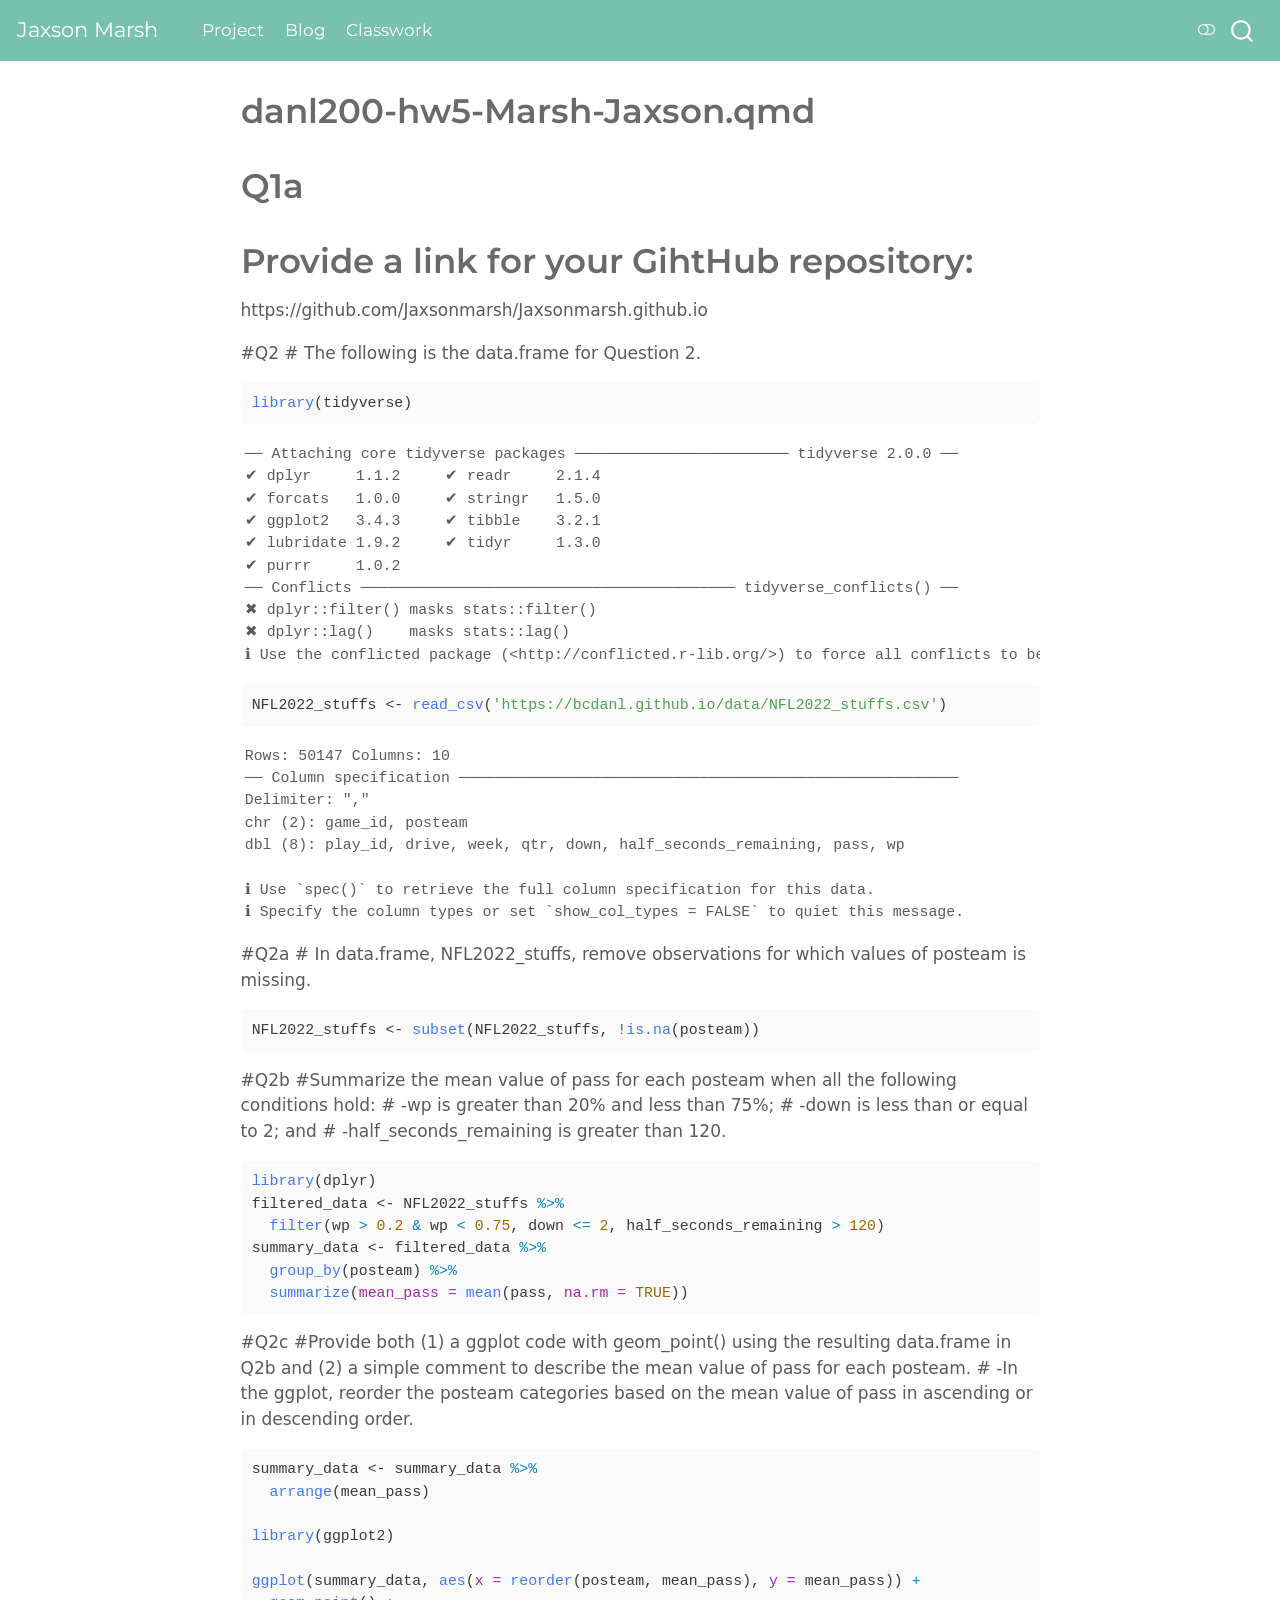
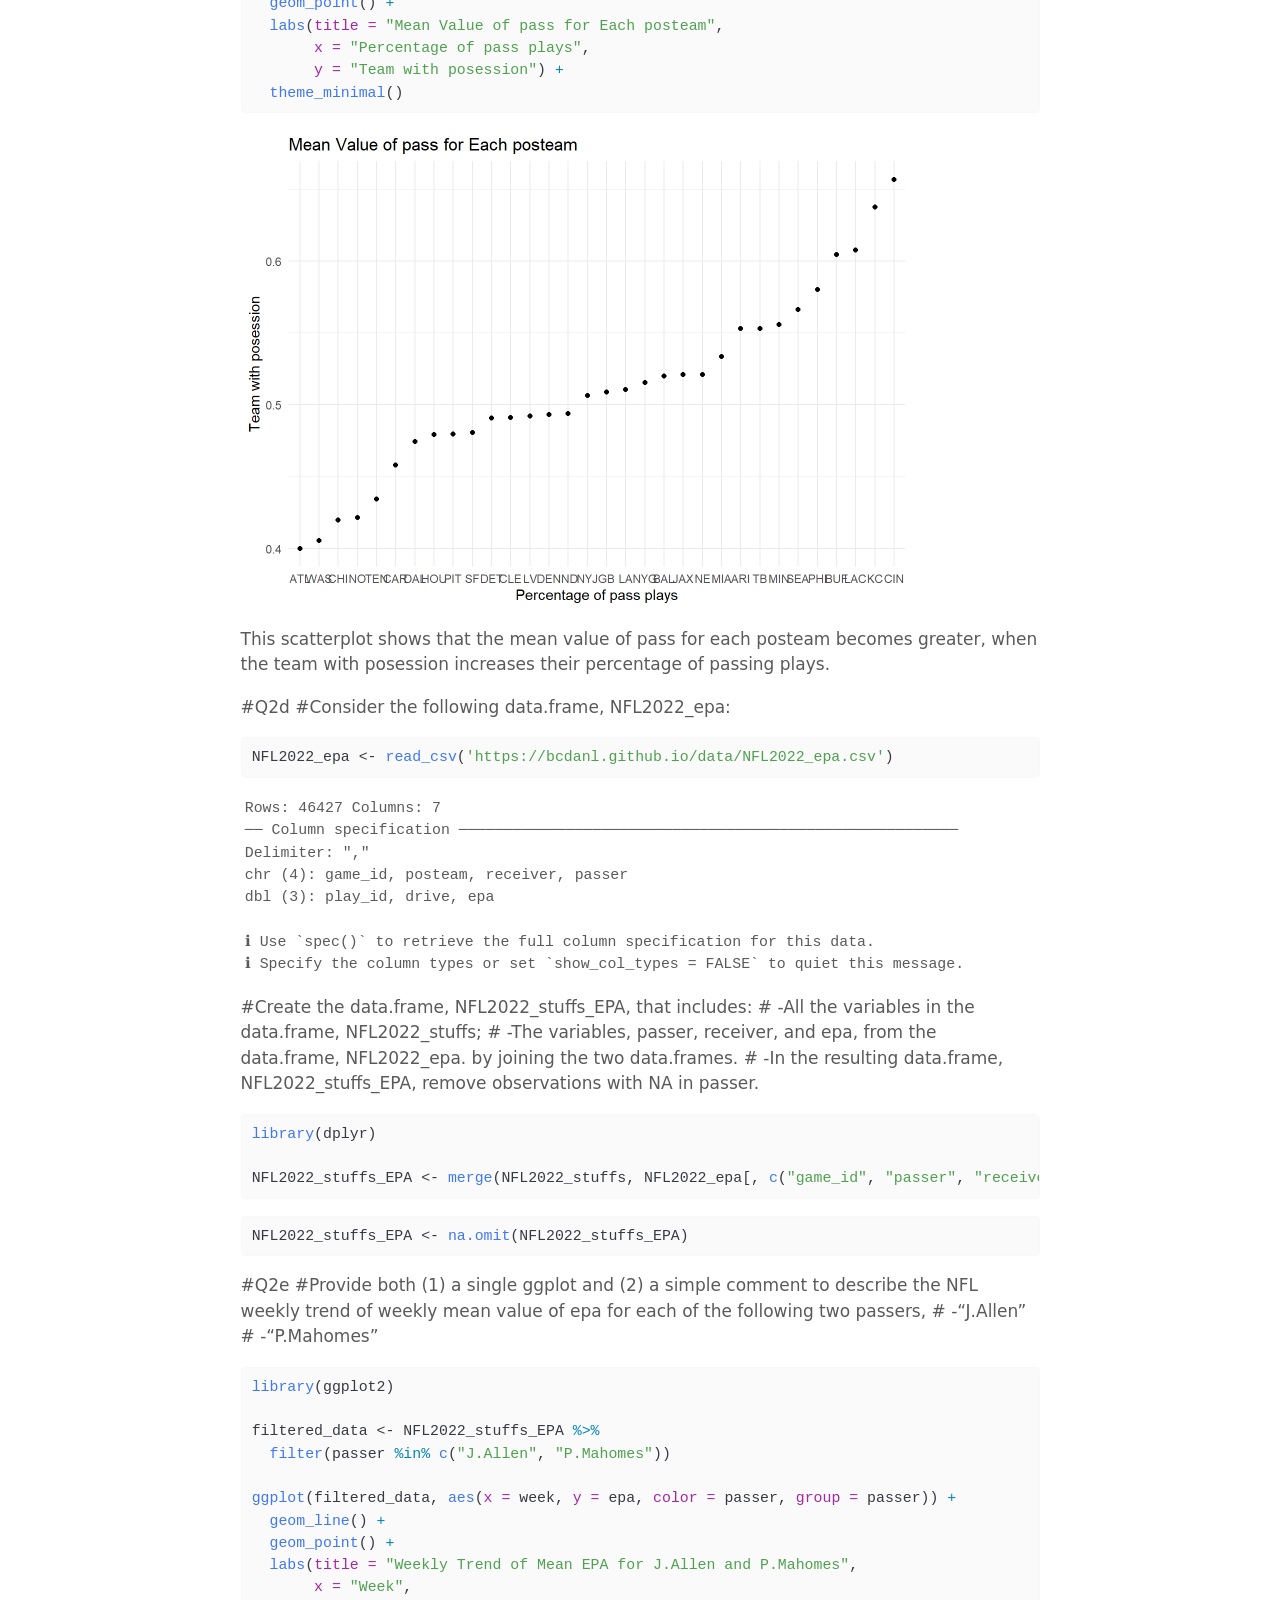
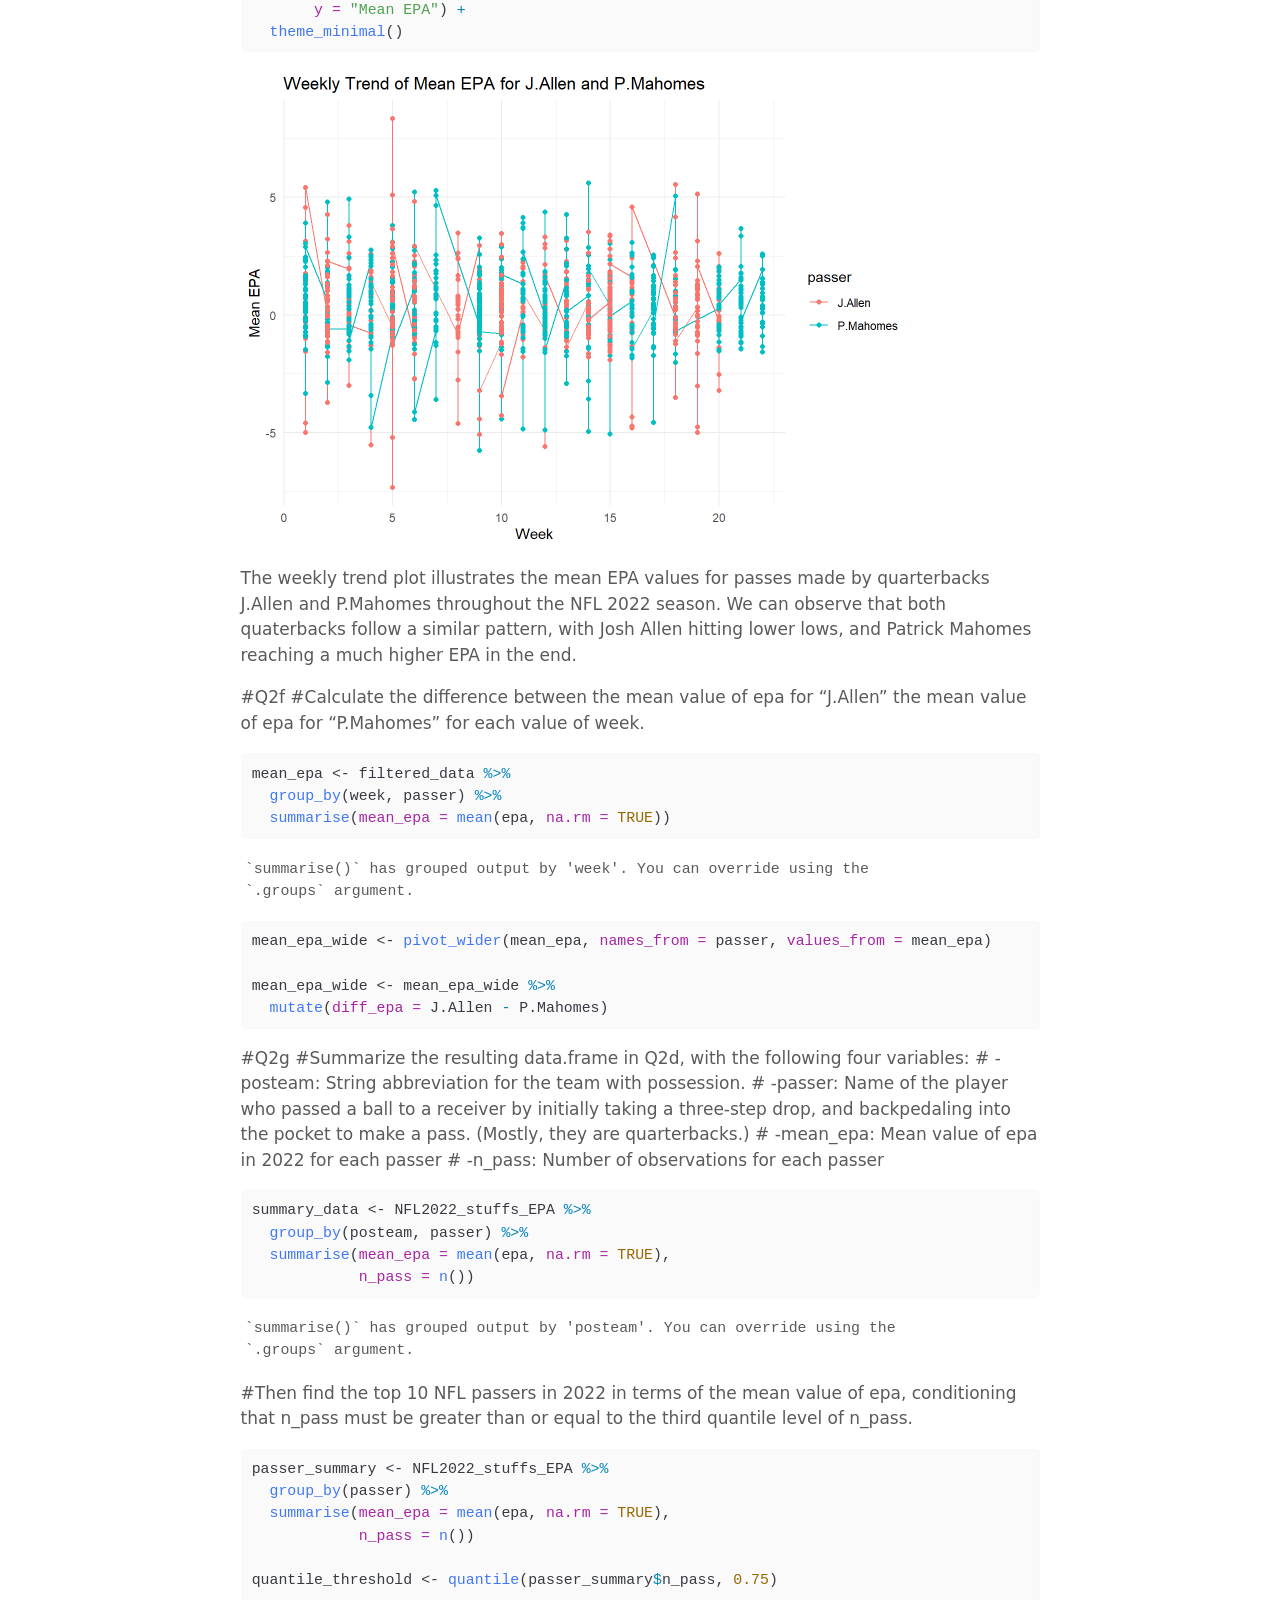
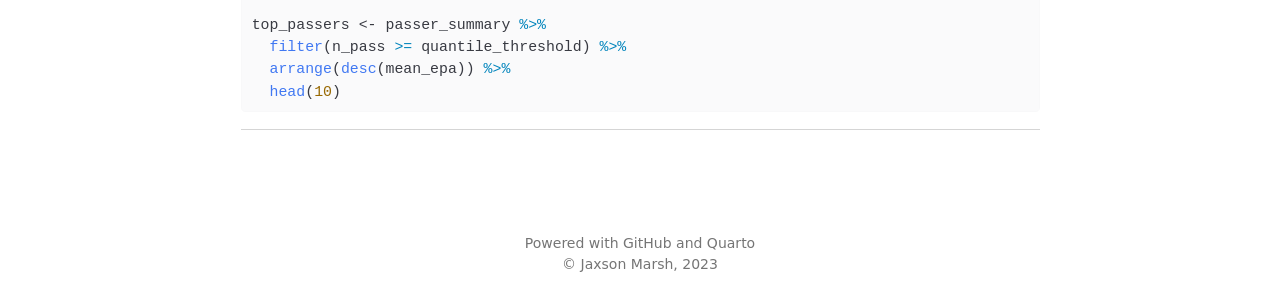
<file: danl200-hw5-Marsh-Jaxson.html>
<!DOCTYPE html>
<html xmlns="http://www.w3.org/1999/xhtml" lang="en" xml:lang="en"><head>

<meta charset="utf-8">
<meta name="generator" content="quarto-1.3.353">

<meta name="viewport" content="width=device-width, initial-scale=1.0, user-scalable=yes">


<title>Jaxson Marsh - danl200-hw5-Marsh-Jaxson.qmd</title>
<style>
code{white-space: pre-wrap;}
span.smallcaps{font-variant: small-caps;}
div.columns{display: flex; gap: min(4vw, 1.5em);}
div.column{flex: auto; overflow-x: auto;}
div.hanging-indent{margin-left: 1.5em; text-indent: -1.5em;}
ul.task-list{list-style: none;}
ul.task-list li input[type="checkbox"] {
  width: 0.8em;
  margin: 0 0.8em 0.2em -1em; /* quarto-specific, see https://github.com/quarto-dev/quarto-cli/issues/4556 */ 
  vertical-align: middle;
}
/* CSS for syntax highlighting */
pre > code.sourceCode { white-space: pre; position: relative; }
pre > code.sourceCode > span { display: inline-block; line-height: 1.25; }
pre > code.sourceCode > span:empty { height: 1.2em; }
.sourceCode { overflow: visible; }
code.sourceCode > span { color: inherit; text-decoration: inherit; }
div.sourceCode { margin: 1em 0; }
pre.sourceCode { margin: 0; }
@media screen {
div.sourceCode { overflow: auto; }
}
@media print {
pre > code.sourceCode { white-space: pre-wrap; }
pre > code.sourceCode > span { text-indent: -5em; padding-left: 5em; }
}
pre.numberSource code
  { counter-reset: source-line 0; }
pre.numberSource code > span
  { position: relative; left: -4em; counter-increment: source-line; }
pre.numberSource code > span > a:first-child::before
  { content: counter(source-line);
    position: relative; left: -1em; text-align: right; vertical-align: baseline;
    border: none; display: inline-block;
    -webkit-touch-callout: none; -webkit-user-select: none;
    -khtml-user-select: none; -moz-user-select: none;
    -ms-user-select: none; user-select: none;
    padding: 0 4px; width: 4em;
  }
pre.numberSource { margin-left: 3em;  padding-left: 4px; }
div.sourceCode
  {   }
@media screen {
pre > code.sourceCode > span > a:first-child::before { text-decoration: underline; }
}
</style>


<script src="site_libs/quarto-nav/quarto-nav.js"></script>
<script src="site_libs/clipboard/clipboard.min.js"></script>
<script src="site_libs/quarto-search/autocomplete.umd.js"></script>
<script src="site_libs/quarto-search/fuse.min.js"></script>
<script src="site_libs/quarto-search/quarto-search.js"></script>
<meta name="quarto:offset" content="./">
<script src="site_libs/quarto-html/quarto.js"></script>
<script src="site_libs/quarto-html/popper.min.js"></script>
<script src="site_libs/quarto-html/tippy.umd.min.js"></script>
<script src="site_libs/quarto-html/anchor.min.js"></script>
<link href="site_libs/quarto-html/tippy.css" rel="stylesheet">
<link href="site_libs/quarto-html/quarto-syntax-highlighting.css" rel="stylesheet" class="quarto-color-scheme" id="quarto-text-highlighting-styles">
<link href="site_libs/quarto-html/quarto-syntax-highlighting-dark.css" rel="prefetch" class="quarto-color-scheme quarto-color-alternate" id="quarto-text-highlighting-styles">
<script src="site_libs/bootstrap/bootstrap.min.js"></script>
<link href="site_libs/bootstrap/bootstrap-icons.css" rel="stylesheet">
<link href="site_libs/bootstrap/bootstrap.min.css" rel="stylesheet" class="quarto-color-scheme" id="quarto-bootstrap" data-mode="light">
<link href="site_libs/bootstrap/bootstrap-dark.min.css" rel="prefetch" class="quarto-color-scheme quarto-color-alternate" id="quarto-bootstrap" data-mode="light">
<script id="quarto-search-options" type="application/json">{
  "location": "navbar",
  "copy-button": false,
  "collapse-after": 3,
  "panel-placement": "end",
  "type": "overlay",
  "limit": 20,
  "language": {
    "search-no-results-text": "No results",
    "search-matching-documents-text": "matching documents",
    "search-copy-link-title": "Copy link to search",
    "search-hide-matches-text": "Hide additional matches",
    "search-more-match-text": "more match in this document",
    "search-more-matches-text": "more matches in this document",
    "search-clear-button-title": "Clear",
    "search-detached-cancel-button-title": "Cancel",
    "search-submit-button-title": "Submit"
  }
}</script>


<link rel="stylesheet" href="styles.css">
</head>

<body class="nav-fixed fullcontent">

<div id="quarto-search-results"></div>
  <header id="quarto-header" class="headroom fixed-top">
    <nav class="navbar navbar-expand-lg navbar-dark ">
      <div class="navbar-container container-fluid">
      <div class="navbar-brand-container">
    <a class="navbar-brand" href="./index.html">
    <span class="navbar-title">Jaxson Marsh</span>
    </a>
  </div>
            <div id="quarto-search" class="" title="Search"></div>
          <button class="navbar-toggler" type="button" data-bs-toggle="collapse" data-bs-target="#navbarCollapse" aria-controls="navbarCollapse" aria-expanded="false" aria-label="Toggle navigation" onclick="if (window.quartoToggleHeadroom) { window.quartoToggleHeadroom(); }">
  <span class="navbar-toggler-icon"></span>
</button>
          <div class="collapse navbar-collapse" id="navbarCollapse">
            <ul class="navbar-nav navbar-nav-scroll me-auto">
  <li class="nav-item">
    <a class="nav-link" href="./project.html" rel="" target="">
 <span class="menu-text">Project</span></a>
  </li>  
  <li class="nav-item">
    <a class="nav-link" href="./blog-listing.html" rel="" target="">
 <span class="menu-text">Blog</span></a>
  </li>  
  <li class="nav-item">
    <a class="nav-link" href="./classwork-10.html" rel="" target="">
 <span class="menu-text">Classwork</span></a>
  </li>  
</ul>
            <div class="quarto-navbar-tools ms-auto">
  <a href="" class="quarto-color-scheme-toggle quarto-navigation-tool  px-1" onclick="window.quartoToggleColorScheme(); return false;" title="Toggle dark mode"><i class="bi"></i></a>
</div>
          </div> <!-- /navcollapse -->
      </div> <!-- /container-fluid -->
    </nav>
</header>
<!-- content -->
<div id="quarto-content" class="quarto-container page-columns page-rows-contents page-layout-article page-navbar">
<!-- sidebar -->
<!-- margin-sidebar -->
    
<!-- main -->
<main class="content" id="quarto-document-content">

<header id="title-block-header" class="quarto-title-block default">
<div class="quarto-title">
<h1 class="title">danl200-hw5-Marsh-Jaxson.qmd</h1>
</div>



<div class="quarto-title-meta">

    
  
    
  </div>
  

</header>

<section id="q1a" class="level1">
<h1>Q1a</h1>
</section>
<section id="provide-a-link-for-your-gihthub-repository" class="level1">
<h1>Provide a link for your GihtHub repository:</h1>
<p>https://github.com/Jaxsonmarsh/Jaxsonmarsh.github.io</p>
<p>#Q2 # The following is the data.frame for Question 2.</p>
<div class="cell">
<div class="sourceCode cell-code" id="cb1"><pre class="sourceCode r code-with-copy"><code class="sourceCode r"><span id="cb1-1"><a href="#cb1-1" aria-hidden="true" tabindex="-1"></a><span class="fu">library</span>(tidyverse)</span></code><button title="Copy to Clipboard" class="code-copy-button"><i class="bi"></i></button></pre></div>
<div class="cell-output cell-output-stderr">
<pre><code>── Attaching core tidyverse packages ──────────────────────── tidyverse 2.0.0 ──
✔ dplyr     1.1.2     ✔ readr     2.1.4
✔ forcats   1.0.0     ✔ stringr   1.5.0
✔ ggplot2   3.4.3     ✔ tibble    3.2.1
✔ lubridate 1.9.2     ✔ tidyr     1.3.0
✔ purrr     1.0.2     
── Conflicts ────────────────────────────────────────── tidyverse_conflicts() ──
✖ dplyr::filter() masks stats::filter()
✖ dplyr::lag()    masks stats::lag()
ℹ Use the conflicted package (&lt;http://conflicted.r-lib.org/&gt;) to force all conflicts to become errors</code></pre>
</div>
<div class="sourceCode cell-code" id="cb3"><pre class="sourceCode r code-with-copy"><code class="sourceCode r"><span id="cb3-1"><a href="#cb3-1" aria-hidden="true" tabindex="-1"></a>NFL2022_stuffs <span class="ot">&lt;-</span> <span class="fu">read_csv</span>(<span class="st">'https://bcdanl.github.io/data/NFL2022_stuffs.csv'</span>)</span></code><button title="Copy to Clipboard" class="code-copy-button"><i class="bi"></i></button></pre></div>
<div class="cell-output cell-output-stderr">
<pre><code>Rows: 50147 Columns: 10
── Column specification ────────────────────────────────────────────────────────
Delimiter: ","
chr (2): game_id, posteam
dbl (8): play_id, drive, week, qtr, down, half_seconds_remaining, pass, wp

ℹ Use `spec()` to retrieve the full column specification for this data.
ℹ Specify the column types or set `show_col_types = FALSE` to quiet this message.</code></pre>
</div>
</div>
<p>#Q2a # In data.frame, NFL2022_stuffs, remove observations for which values of posteam is missing.</p>
<div class="cell">
<div class="sourceCode cell-code" id="cb5"><pre class="sourceCode r code-with-copy"><code class="sourceCode r"><span id="cb5-1"><a href="#cb5-1" aria-hidden="true" tabindex="-1"></a>NFL2022_stuffs <span class="ot">&lt;-</span> <span class="fu">subset</span>(NFL2022_stuffs, <span class="sc">!</span><span class="fu">is.na</span>(posteam))</span></code><button title="Copy to Clipboard" class="code-copy-button"><i class="bi"></i></button></pre></div>
</div>
<p>#Q2b #Summarize the mean value of pass for each posteam when all the following conditions hold: # -wp is greater than 20% and less than 75%; # -down is less than or equal to 2; and # -half_seconds_remaining is greater than 120.</p>
<div class="cell">
<div class="sourceCode cell-code" id="cb6"><pre class="sourceCode r code-with-copy"><code class="sourceCode r"><span id="cb6-1"><a href="#cb6-1" aria-hidden="true" tabindex="-1"></a><span class="fu">library</span>(dplyr)</span>
<span id="cb6-2"><a href="#cb6-2" aria-hidden="true" tabindex="-1"></a>filtered_data <span class="ot">&lt;-</span> NFL2022_stuffs <span class="sc">%&gt;%</span></span>
<span id="cb6-3"><a href="#cb6-3" aria-hidden="true" tabindex="-1"></a>  <span class="fu">filter</span>(wp <span class="sc">&gt;</span> <span class="fl">0.2</span> <span class="sc">&amp;</span> wp <span class="sc">&lt;</span> <span class="fl">0.75</span>, down <span class="sc">&lt;=</span> <span class="dv">2</span>, half_seconds_remaining <span class="sc">&gt;</span> <span class="dv">120</span>)</span>
<span id="cb6-4"><a href="#cb6-4" aria-hidden="true" tabindex="-1"></a>summary_data <span class="ot">&lt;-</span> filtered_data <span class="sc">%&gt;%</span></span>
<span id="cb6-5"><a href="#cb6-5" aria-hidden="true" tabindex="-1"></a>  <span class="fu">group_by</span>(posteam) <span class="sc">%&gt;%</span></span>
<span id="cb6-6"><a href="#cb6-6" aria-hidden="true" tabindex="-1"></a>  <span class="fu">summarize</span>(<span class="at">mean_pass =</span> <span class="fu">mean</span>(pass, <span class="at">na.rm =</span> <span class="cn">TRUE</span>))</span></code><button title="Copy to Clipboard" class="code-copy-button"><i class="bi"></i></button></pre></div>
</div>
<p>#Q2c #Provide both (1) a ggplot code with geom_point() using the resulting data.frame in Q2b and (2) a simple comment to describe the mean value of pass for each posteam. # -In the ggplot, reorder the posteam categories based on the mean value of pass in ascending or in descending order.</p>
<div class="cell">
<div class="sourceCode cell-code" id="cb7"><pre class="sourceCode r code-with-copy"><code class="sourceCode r"><span id="cb7-1"><a href="#cb7-1" aria-hidden="true" tabindex="-1"></a>summary_data <span class="ot">&lt;-</span> summary_data <span class="sc">%&gt;%</span></span>
<span id="cb7-2"><a href="#cb7-2" aria-hidden="true" tabindex="-1"></a>  <span class="fu">arrange</span>(mean_pass)</span>
<span id="cb7-3"><a href="#cb7-3" aria-hidden="true" tabindex="-1"></a></span>
<span id="cb7-4"><a href="#cb7-4" aria-hidden="true" tabindex="-1"></a><span class="fu">library</span>(ggplot2)</span>
<span id="cb7-5"><a href="#cb7-5" aria-hidden="true" tabindex="-1"></a></span>
<span id="cb7-6"><a href="#cb7-6" aria-hidden="true" tabindex="-1"></a><span class="fu">ggplot</span>(summary_data, <span class="fu">aes</span>(<span class="at">x =</span> <span class="fu">reorder</span>(posteam, mean_pass), <span class="at">y =</span> mean_pass)) <span class="sc">+</span></span>
<span id="cb7-7"><a href="#cb7-7" aria-hidden="true" tabindex="-1"></a>  <span class="fu">geom_point</span>() <span class="sc">+</span></span>
<span id="cb7-8"><a href="#cb7-8" aria-hidden="true" tabindex="-1"></a>  <span class="fu">labs</span>(<span class="at">title =</span> <span class="st">"Mean Value of pass for Each posteam"</span>,</span>
<span id="cb7-9"><a href="#cb7-9" aria-hidden="true" tabindex="-1"></a>       <span class="at">x =</span> <span class="st">"Percentage of pass plays"</span>,</span>
<span id="cb7-10"><a href="#cb7-10" aria-hidden="true" tabindex="-1"></a>       <span class="at">y =</span> <span class="st">"Team with posession"</span>) <span class="sc">+</span></span>
<span id="cb7-11"><a href="#cb7-11" aria-hidden="true" tabindex="-1"></a>  <span class="fu">theme_minimal</span>()</span></code><button title="Copy to Clipboard" class="code-copy-button"><i class="bi"></i></button></pre></div>
<div class="cell-output-display">
<p><img src="danl200-hw5-Marsh-Jaxson_files/figure-html/unnamed-chunk-4-1.png" class="img-fluid" width="672"></p>
</div>
</div>
<p>This scatterplot shows that the mean value of pass for each posteam becomes greater, when the team with posession increases their percentage of passing plays.</p>
<p>#Q2d #Consider the following data.frame, NFL2022_epa:</p>
<div class="cell">
<div class="sourceCode cell-code" id="cb8"><pre class="sourceCode r code-with-copy"><code class="sourceCode r"><span id="cb8-1"><a href="#cb8-1" aria-hidden="true" tabindex="-1"></a>NFL2022_epa <span class="ot">&lt;-</span> <span class="fu">read_csv</span>(<span class="st">'https://bcdanl.github.io/data/NFL2022_epa.csv'</span>)</span></code><button title="Copy to Clipboard" class="code-copy-button"><i class="bi"></i></button></pre></div>
<div class="cell-output cell-output-stderr">
<pre><code>Rows: 46427 Columns: 7
── Column specification ────────────────────────────────────────────────────────
Delimiter: ","
chr (4): game_id, posteam, receiver, passer
dbl (3): play_id, drive, epa

ℹ Use `spec()` to retrieve the full column specification for this data.
ℹ Specify the column types or set `show_col_types = FALSE` to quiet this message.</code></pre>
</div>
</div>
<p>#Create the data.frame, NFL2022_stuffs_EPA, that includes: # -All the variables in the data.frame, NFL2022_stuffs; # -The variables, passer, receiver, and epa, from the data.frame, NFL2022_epa. by joining the two data.frames. # -In the resulting data.frame, NFL2022_stuffs_EPA, remove observations with NA in passer.</p>
<div class="cell">
<div class="sourceCode cell-code" id="cb10"><pre class="sourceCode r code-with-copy"><code class="sourceCode r"><span id="cb10-1"><a href="#cb10-1" aria-hidden="true" tabindex="-1"></a><span class="fu">library</span>(dplyr)</span>
<span id="cb10-2"><a href="#cb10-2" aria-hidden="true" tabindex="-1"></a></span>
<span id="cb10-3"><a href="#cb10-3" aria-hidden="true" tabindex="-1"></a>NFL2022_stuffs_EPA <span class="ot">&lt;-</span> <span class="fu">merge</span>(NFL2022_stuffs, NFL2022_epa[, <span class="fu">c</span>(<span class="st">"game_id"</span>, <span class="st">"passer"</span>, <span class="st">"receiver"</span>, <span class="st">"epa"</span>)], <span class="at">by =</span> <span class="st">"game_id"</span>, <span class="at">all.x =</span> <span class="cn">TRUE</span>)</span></code><button title="Copy to Clipboard" class="code-copy-button"><i class="bi"></i></button></pre></div>
</div>
<div class="cell">
<div class="sourceCode cell-code" id="cb11"><pre class="sourceCode r code-with-copy"><code class="sourceCode r"><span id="cb11-1"><a href="#cb11-1" aria-hidden="true" tabindex="-1"></a>NFL2022_stuffs_EPA <span class="ot">&lt;-</span> <span class="fu">na.omit</span>(NFL2022_stuffs_EPA)</span></code><button title="Copy to Clipboard" class="code-copy-button"><i class="bi"></i></button></pre></div>
</div>
<p>#Q2e #Provide both (1) a single ggplot and (2) a simple comment to describe the NFL weekly trend of weekly mean value of epa for each of the following two passers, # -“J.Allen” # -“P.Mahomes”</p>
<div class="cell">
<div class="sourceCode cell-code" id="cb12"><pre class="sourceCode r code-with-copy"><code class="sourceCode r"><span id="cb12-1"><a href="#cb12-1" aria-hidden="true" tabindex="-1"></a><span class="fu">library</span>(ggplot2)</span>
<span id="cb12-2"><a href="#cb12-2" aria-hidden="true" tabindex="-1"></a></span>
<span id="cb12-3"><a href="#cb12-3" aria-hidden="true" tabindex="-1"></a>filtered_data <span class="ot">&lt;-</span> NFL2022_stuffs_EPA <span class="sc">%&gt;%</span></span>
<span id="cb12-4"><a href="#cb12-4" aria-hidden="true" tabindex="-1"></a>  <span class="fu">filter</span>(passer <span class="sc">%in%</span> <span class="fu">c</span>(<span class="st">"J.Allen"</span>, <span class="st">"P.Mahomes"</span>))</span>
<span id="cb12-5"><a href="#cb12-5" aria-hidden="true" tabindex="-1"></a></span>
<span id="cb12-6"><a href="#cb12-6" aria-hidden="true" tabindex="-1"></a><span class="fu">ggplot</span>(filtered_data, <span class="fu">aes</span>(<span class="at">x =</span> week, <span class="at">y =</span> epa, <span class="at">color =</span> passer, <span class="at">group =</span> passer)) <span class="sc">+</span></span>
<span id="cb12-7"><a href="#cb12-7" aria-hidden="true" tabindex="-1"></a>  <span class="fu">geom_line</span>() <span class="sc">+</span></span>
<span id="cb12-8"><a href="#cb12-8" aria-hidden="true" tabindex="-1"></a>  <span class="fu">geom_point</span>() <span class="sc">+</span></span>
<span id="cb12-9"><a href="#cb12-9" aria-hidden="true" tabindex="-1"></a>  <span class="fu">labs</span>(<span class="at">title =</span> <span class="st">"Weekly Trend of Mean EPA for J.Allen and P.Mahomes"</span>,</span>
<span id="cb12-10"><a href="#cb12-10" aria-hidden="true" tabindex="-1"></a>       <span class="at">x =</span> <span class="st">"Week"</span>,</span>
<span id="cb12-11"><a href="#cb12-11" aria-hidden="true" tabindex="-1"></a>       <span class="at">y =</span> <span class="st">"Mean EPA"</span>) <span class="sc">+</span></span>
<span id="cb12-12"><a href="#cb12-12" aria-hidden="true" tabindex="-1"></a>  <span class="fu">theme_minimal</span>()</span></code><button title="Copy to Clipboard" class="code-copy-button"><i class="bi"></i></button></pre></div>
<div class="cell-output-display">
<p><img src="danl200-hw5-Marsh-Jaxson_files/figure-html/unnamed-chunk-8-1.png" class="img-fluid" width="672"></p>
</div>
</div>
<p>The weekly trend plot illustrates the mean EPA values for passes made by quarterbacks J.Allen and P.Mahomes throughout the NFL 2022 season. We can observe that both quaterbacks follow a similar pattern, with Josh Allen hitting lower lows, and Patrick Mahomes reaching a much higher EPA in the end.</p>
<p>#Q2f #Calculate the difference between the mean value of epa for “J.Allen” the mean value of epa for “P.Mahomes” for each value of week.</p>
<div class="cell">
<div class="sourceCode cell-code" id="cb13"><pre class="sourceCode r code-with-copy"><code class="sourceCode r"><span id="cb13-1"><a href="#cb13-1" aria-hidden="true" tabindex="-1"></a>mean_epa <span class="ot">&lt;-</span> filtered_data <span class="sc">%&gt;%</span></span>
<span id="cb13-2"><a href="#cb13-2" aria-hidden="true" tabindex="-1"></a>  <span class="fu">group_by</span>(week, passer) <span class="sc">%&gt;%</span></span>
<span id="cb13-3"><a href="#cb13-3" aria-hidden="true" tabindex="-1"></a>  <span class="fu">summarise</span>(<span class="at">mean_epa =</span> <span class="fu">mean</span>(epa, <span class="at">na.rm =</span> <span class="cn">TRUE</span>))</span></code><button title="Copy to Clipboard" class="code-copy-button"><i class="bi"></i></button></pre></div>
<div class="cell-output cell-output-stderr">
<pre><code>`summarise()` has grouped output by 'week'. You can override using the
`.groups` argument.</code></pre>
</div>
<div class="sourceCode cell-code" id="cb15"><pre class="sourceCode r code-with-copy"><code class="sourceCode r"><span id="cb15-1"><a href="#cb15-1" aria-hidden="true" tabindex="-1"></a>mean_epa_wide <span class="ot">&lt;-</span> <span class="fu">pivot_wider</span>(mean_epa, <span class="at">names_from =</span> passer, <span class="at">values_from =</span> mean_epa)</span>
<span id="cb15-2"><a href="#cb15-2" aria-hidden="true" tabindex="-1"></a></span>
<span id="cb15-3"><a href="#cb15-3" aria-hidden="true" tabindex="-1"></a>mean_epa_wide <span class="ot">&lt;-</span> mean_epa_wide <span class="sc">%&gt;%</span></span>
<span id="cb15-4"><a href="#cb15-4" aria-hidden="true" tabindex="-1"></a>  <span class="fu">mutate</span>(<span class="at">diff_epa =</span> J.Allen <span class="sc">-</span> P.Mahomes)</span></code><button title="Copy to Clipboard" class="code-copy-button"><i class="bi"></i></button></pre></div>
</div>
<p>#Q2g #Summarize the resulting data.frame in Q2d, with the following four variables: # -posteam: String abbreviation for the team with possession. # -passer: Name of the player who passed a ball to a receiver by initially taking a three-step drop, and backpedaling into the pocket to make a pass. (Mostly, they are quarterbacks.) # -mean_epa: Mean value of epa in 2022 for each passer # -n_pass: Number of observations for each passer</p>
<div class="cell">
<div class="sourceCode cell-code" id="cb16"><pre class="sourceCode r code-with-copy"><code class="sourceCode r"><span id="cb16-1"><a href="#cb16-1" aria-hidden="true" tabindex="-1"></a>summary_data <span class="ot">&lt;-</span> NFL2022_stuffs_EPA <span class="sc">%&gt;%</span></span>
<span id="cb16-2"><a href="#cb16-2" aria-hidden="true" tabindex="-1"></a>  <span class="fu">group_by</span>(posteam, passer) <span class="sc">%&gt;%</span></span>
<span id="cb16-3"><a href="#cb16-3" aria-hidden="true" tabindex="-1"></a>  <span class="fu">summarise</span>(<span class="at">mean_epa =</span> <span class="fu">mean</span>(epa, <span class="at">na.rm =</span> <span class="cn">TRUE</span>),</span>
<span id="cb16-4"><a href="#cb16-4" aria-hidden="true" tabindex="-1"></a>            <span class="at">n_pass =</span> <span class="fu">n</span>())</span></code><button title="Copy to Clipboard" class="code-copy-button"><i class="bi"></i></button></pre></div>
<div class="cell-output cell-output-stderr">
<pre><code>`summarise()` has grouped output by 'posteam'. You can override using the
`.groups` argument.</code></pre>
</div>
</div>
<p>#Then find the top 10 NFL passers in 2022 in terms of the mean value of epa, conditioning that n_pass must be greater than or equal to the third quantile level of n_pass.</p>
<div class="cell">
<div class="sourceCode cell-code" id="cb18"><pre class="sourceCode r code-with-copy"><code class="sourceCode r"><span id="cb18-1"><a href="#cb18-1" aria-hidden="true" tabindex="-1"></a>passer_summary <span class="ot">&lt;-</span> NFL2022_stuffs_EPA <span class="sc">%&gt;%</span></span>
<span id="cb18-2"><a href="#cb18-2" aria-hidden="true" tabindex="-1"></a>  <span class="fu">group_by</span>(passer) <span class="sc">%&gt;%</span></span>
<span id="cb18-3"><a href="#cb18-3" aria-hidden="true" tabindex="-1"></a>  <span class="fu">summarise</span>(<span class="at">mean_epa =</span> <span class="fu">mean</span>(epa, <span class="at">na.rm =</span> <span class="cn">TRUE</span>),</span>
<span id="cb18-4"><a href="#cb18-4" aria-hidden="true" tabindex="-1"></a>            <span class="at">n_pass =</span> <span class="fu">n</span>())</span>
<span id="cb18-5"><a href="#cb18-5" aria-hidden="true" tabindex="-1"></a></span>
<span id="cb18-6"><a href="#cb18-6" aria-hidden="true" tabindex="-1"></a>quantile_threshold <span class="ot">&lt;-</span> <span class="fu">quantile</span>(passer_summary<span class="sc">$</span>n_pass, <span class="fl">0.75</span>)</span>
<span id="cb18-7"><a href="#cb18-7" aria-hidden="true" tabindex="-1"></a></span>
<span id="cb18-8"><a href="#cb18-8" aria-hidden="true" tabindex="-1"></a>top_passers <span class="ot">&lt;-</span> passer_summary <span class="sc">%&gt;%</span></span>
<span id="cb18-9"><a href="#cb18-9" aria-hidden="true" tabindex="-1"></a>  <span class="fu">filter</span>(n_pass <span class="sc">&gt;=</span> quantile_threshold) <span class="sc">%&gt;%</span></span>
<span id="cb18-10"><a href="#cb18-10" aria-hidden="true" tabindex="-1"></a>  <span class="fu">arrange</span>(<span class="fu">desc</span>(mean_epa)) <span class="sc">%&gt;%</span></span>
<span id="cb18-11"><a href="#cb18-11" aria-hidden="true" tabindex="-1"></a>  <span class="fu">head</span>(<span class="dv">10</span>)</span></code><button title="Copy to Clipboard" class="code-copy-button"><i class="bi"></i></button></pre></div>
</div>
<hr>


</section>

</main> <!-- /main -->
<script type="text/javascript" src="links.js"></script>
<script id="quarto-html-after-body" type="application/javascript">
window.document.addEventListener("DOMContentLoaded", function (event) {
  const toggleBodyColorMode = (bsSheetEl) => {
    const mode = bsSheetEl.getAttribute("data-mode");
    const bodyEl = window.document.querySelector("body");
    if (mode === "dark") {
      bodyEl.classList.add("quarto-dark");
      bodyEl.classList.remove("quarto-light");
    } else {
      bodyEl.classList.add("quarto-light");
      bodyEl.classList.remove("quarto-dark");
    }
  }
  const toggleBodyColorPrimary = () => {
    const bsSheetEl = window.document.querySelector("link#quarto-bootstrap");
    if (bsSheetEl) {
      toggleBodyColorMode(bsSheetEl);
    }
  }
  toggleBodyColorPrimary();  
  const disableStylesheet = (stylesheets) => {
    for (let i=0; i < stylesheets.length; i++) {
      const stylesheet = stylesheets[i];
      stylesheet.rel = 'prefetch';
    }
  }
  const enableStylesheet = (stylesheets) => {
    for (let i=0; i < stylesheets.length; i++) {
      const stylesheet = stylesheets[i];
      stylesheet.rel = 'stylesheet';
    }
  }
  const manageTransitions = (selector, allowTransitions) => {
    const els = window.document.querySelectorAll(selector);
    for (let i=0; i < els.length; i++) {
      const el = els[i];
      if (allowTransitions) {
        el.classList.remove('notransition');
      } else {
        el.classList.add('notransition');
      }
    }
  }
  const toggleColorMode = (alternate) => {
    // Switch the stylesheets
    const alternateStylesheets = window.document.querySelectorAll('link.quarto-color-scheme.quarto-color-alternate');
    manageTransitions('#quarto-margin-sidebar .nav-link', false);
    if (alternate) {
      enableStylesheet(alternateStylesheets);
      for (const sheetNode of alternateStylesheets) {
        if (sheetNode.id === "quarto-bootstrap") {
          toggleBodyColorMode(sheetNode);
        }
      }
    } else {
      disableStylesheet(alternateStylesheets);
      toggleBodyColorPrimary();
    }
    manageTransitions('#quarto-margin-sidebar .nav-link', true);
    // Switch the toggles
    const toggles = window.document.querySelectorAll('.quarto-color-scheme-toggle');
    for (let i=0; i < toggles.length; i++) {
      const toggle = toggles[i];
      if (toggle) {
        if (alternate) {
          toggle.classList.add("alternate");     
        } else {
          toggle.classList.remove("alternate");
        }
      }
    }
    // Hack to workaround the fact that safari doesn't
    // properly recolor the scrollbar when toggling (#1455)
    if (navigator.userAgent.indexOf('Safari') > 0 && navigator.userAgent.indexOf('Chrome') == -1) {
      manageTransitions("body", false);
      window.scrollTo(0, 1);
      setTimeout(() => {
        window.scrollTo(0, 0);
        manageTransitions("body", true);
      }, 40);  
    }
  }
  const isFileUrl = () => { 
    return window.location.protocol === 'file:';
  }
  const hasAlternateSentinel = () => {  
    let styleSentinel = getColorSchemeSentinel();
    if (styleSentinel !== null) {
      return styleSentinel === "alternate";
    } else {
      return false;
    }
  }
  const setStyleSentinel = (alternate) => {
    const value = alternate ? "alternate" : "default";
    if (!isFileUrl()) {
      window.localStorage.setItem("quarto-color-scheme", value);
    } else {
      localAlternateSentinel = value;
    }
  }
  const getColorSchemeSentinel = () => {
    if (!isFileUrl()) {
      const storageValue = window.localStorage.getItem("quarto-color-scheme");
      return storageValue != null ? storageValue : localAlternateSentinel;
    } else {
      return localAlternateSentinel;
    }
  }
  let localAlternateSentinel = 'default';
  // Dark / light mode switch
  window.quartoToggleColorScheme = () => {
    // Read the current dark / light value 
    let toAlternate = !hasAlternateSentinel();
    toggleColorMode(toAlternate);
    setStyleSentinel(toAlternate);
  };
  // Ensure there is a toggle, if there isn't float one in the top right
  if (window.document.querySelector('.quarto-color-scheme-toggle') === null) {
    const a = window.document.createElement('a');
    a.classList.add('top-right');
    a.classList.add('quarto-color-scheme-toggle');
    a.href = "";
    a.onclick = function() { try { window.quartoToggleColorScheme(); } catch {} return false; };
    const i = window.document.createElement("i");
    i.classList.add('bi');
    a.appendChild(i);
    window.document.body.appendChild(a);
  }
  // Switch to dark mode if need be
  if (hasAlternateSentinel()) {
    toggleColorMode(true);
  } else {
    toggleColorMode(false);
  }
  const icon = "";
  const anchorJS = new window.AnchorJS();
  anchorJS.options = {
    placement: 'right',
    icon: icon
  };
  anchorJS.add('.anchored');
  const isCodeAnnotation = (el) => {
    for (const clz of el.classList) {
      if (clz.startsWith('code-annotation-')) {                     
        return true;
      }
    }
    return false;
  }
  const clipboard = new window.ClipboardJS('.code-copy-button', {
    text: function(trigger) {
      const codeEl = trigger.previousElementSibling.cloneNode(true);
      for (const childEl of codeEl.children) {
        if (isCodeAnnotation(childEl)) {
          childEl.remove();
        }
      }
      return codeEl.innerText;
    }
  });
  clipboard.on('success', function(e) {
    // button target
    const button = e.trigger;
    // don't keep focus
    button.blur();
    // flash "checked"
    button.classList.add('code-copy-button-checked');
    var currentTitle = button.getAttribute("title");
    button.setAttribute("title", "Copied!");
    let tooltip;
    if (window.bootstrap) {
      button.setAttribute("data-bs-toggle", "tooltip");
      button.setAttribute("data-bs-placement", "left");
      button.setAttribute("data-bs-title", "Copied!");
      tooltip = new bootstrap.Tooltip(button, 
        { trigger: "manual", 
          customClass: "code-copy-button-tooltip",
          offset: [0, -8]});
      tooltip.show();    
    }
    setTimeout(function() {
      if (tooltip) {
        tooltip.hide();
        button.removeAttribute("data-bs-title");
        button.removeAttribute("data-bs-toggle");
        button.removeAttribute("data-bs-placement");
      }
      button.setAttribute("title", currentTitle);
      button.classList.remove('code-copy-button-checked');
    }, 1000);
    // clear code selection
    e.clearSelection();
  });
  function tippyHover(el, contentFn) {
    const config = {
      allowHTML: true,
      content: contentFn,
      maxWidth: 500,
      delay: 100,
      arrow: false,
      appendTo: function(el) {
          return el.parentElement;
      },
      interactive: true,
      interactiveBorder: 10,
      theme: 'quarto',
      placement: 'bottom-start'
    };
    window.tippy(el, config); 
  }
  const noterefs = window.document.querySelectorAll('a[role="doc-noteref"]');
  for (var i=0; i<noterefs.length; i++) {
    const ref = noterefs[i];
    tippyHover(ref, function() {
      // use id or data attribute instead here
      let href = ref.getAttribute('data-footnote-href') || ref.getAttribute('href');
      try { href = new URL(href).hash; } catch {}
      const id = href.replace(/^#\/?/, "");
      const note = window.document.getElementById(id);
      return note.innerHTML;
    });
  }
      let selectedAnnoteEl;
      const selectorForAnnotation = ( cell, annotation) => {
        let cellAttr = 'data-code-cell="' + cell + '"';
        let lineAttr = 'data-code-annotation="' +  annotation + '"';
        const selector = 'span[' + cellAttr + '][' + lineAttr + ']';
        return selector;
      }
      const selectCodeLines = (annoteEl) => {
        const doc = window.document;
        const targetCell = annoteEl.getAttribute("data-target-cell");
        const targetAnnotation = annoteEl.getAttribute("data-target-annotation");
        const annoteSpan = window.document.querySelector(selectorForAnnotation(targetCell, targetAnnotation));
        const lines = annoteSpan.getAttribute("data-code-lines").split(",");
        const lineIds = lines.map((line) => {
          return targetCell + "-" + line;
        })
        let top = null;
        let height = null;
        let parent = null;
        if (lineIds.length > 0) {
            //compute the position of the single el (top and bottom and make a div)
            const el = window.document.getElementById(lineIds[0]);
            top = el.offsetTop;
            height = el.offsetHeight;
            parent = el.parentElement.parentElement;
          if (lineIds.length > 1) {
            const lastEl = window.document.getElementById(lineIds[lineIds.length - 1]);
            const bottom = lastEl.offsetTop + lastEl.offsetHeight;
            height = bottom - top;
          }
          if (top !== null && height !== null && parent !== null) {
            // cook up a div (if necessary) and position it 
            let div = window.document.getElementById("code-annotation-line-highlight");
            if (div === null) {
              div = window.document.createElement("div");
              div.setAttribute("id", "code-annotation-line-highlight");
              div.style.position = 'absolute';
              parent.appendChild(div);
            }
            div.style.top = top - 2 + "px";
            div.style.height = height + 4 + "px";
            let gutterDiv = window.document.getElementById("code-annotation-line-highlight-gutter");
            if (gutterDiv === null) {
              gutterDiv = window.document.createElement("div");
              gutterDiv.setAttribute("id", "code-annotation-line-highlight-gutter");
              gutterDiv.style.position = 'absolute';
              const codeCell = window.document.getElementById(targetCell);
              const gutter = codeCell.querySelector('.code-annotation-gutter');
              gutter.appendChild(gutterDiv);
            }
            gutterDiv.style.top = top - 2 + "px";
            gutterDiv.style.height = height + 4 + "px";
          }
          selectedAnnoteEl = annoteEl;
        }
      };
      const unselectCodeLines = () => {
        const elementsIds = ["code-annotation-line-highlight", "code-annotation-line-highlight-gutter"];
        elementsIds.forEach((elId) => {
          const div = window.document.getElementById(elId);
          if (div) {
            div.remove();
          }
        });
        selectedAnnoteEl = undefined;
      };
      // Attach click handler to the DT
      const annoteDls = window.document.querySelectorAll('dt[data-target-cell]');
      for (const annoteDlNode of annoteDls) {
        annoteDlNode.addEventListener('click', (event) => {
          const clickedEl = event.target;
          if (clickedEl !== selectedAnnoteEl) {
            unselectCodeLines();
            const activeEl = window.document.querySelector('dt[data-target-cell].code-annotation-active');
            if (activeEl) {
              activeEl.classList.remove('code-annotation-active');
            }
            selectCodeLines(clickedEl);
            clickedEl.classList.add('code-annotation-active');
          } else {
            // Unselect the line
            unselectCodeLines();
            clickedEl.classList.remove('code-annotation-active');
          }
        });
      }
  const findCites = (el) => {
    const parentEl = el.parentElement;
    if (parentEl) {
      const cites = parentEl.dataset.cites;
      if (cites) {
        return {
          el,
          cites: cites.split(' ')
        };
      } else {
        return findCites(el.parentElement)
      }
    } else {
      return undefined;
    }
  };
  var bibliorefs = window.document.querySelectorAll('a[role="doc-biblioref"]');
  for (var i=0; i<bibliorefs.length; i++) {
    const ref = bibliorefs[i];
    const citeInfo = findCites(ref);
    if (citeInfo) {
      tippyHover(citeInfo.el, function() {
        var popup = window.document.createElement('div');
        citeInfo.cites.forEach(function(cite) {
          var citeDiv = window.document.createElement('div');
          citeDiv.classList.add('hanging-indent');
          citeDiv.classList.add('csl-entry');
          var biblioDiv = window.document.getElementById('ref-' + cite);
          if (biblioDiv) {
            citeDiv.innerHTML = biblioDiv.innerHTML;
          }
          popup.appendChild(citeDiv);
        });
        return popup.innerHTML;
      });
    }
  }
});
</script>
</div> <!-- /content -->
<footer class="footer">
  <div class="nav-footer">
    <div class="nav-footer-left">
      &nbsp;
    </div>   
    <div class="nav-footer-center">Powered with GitHub and Quarto<br>© Jaxson Marsh, 2023</div>
    <div class="nav-footer-right">
      &nbsp;
    </div>
  </div>
</footer>



</body></html>
</file>
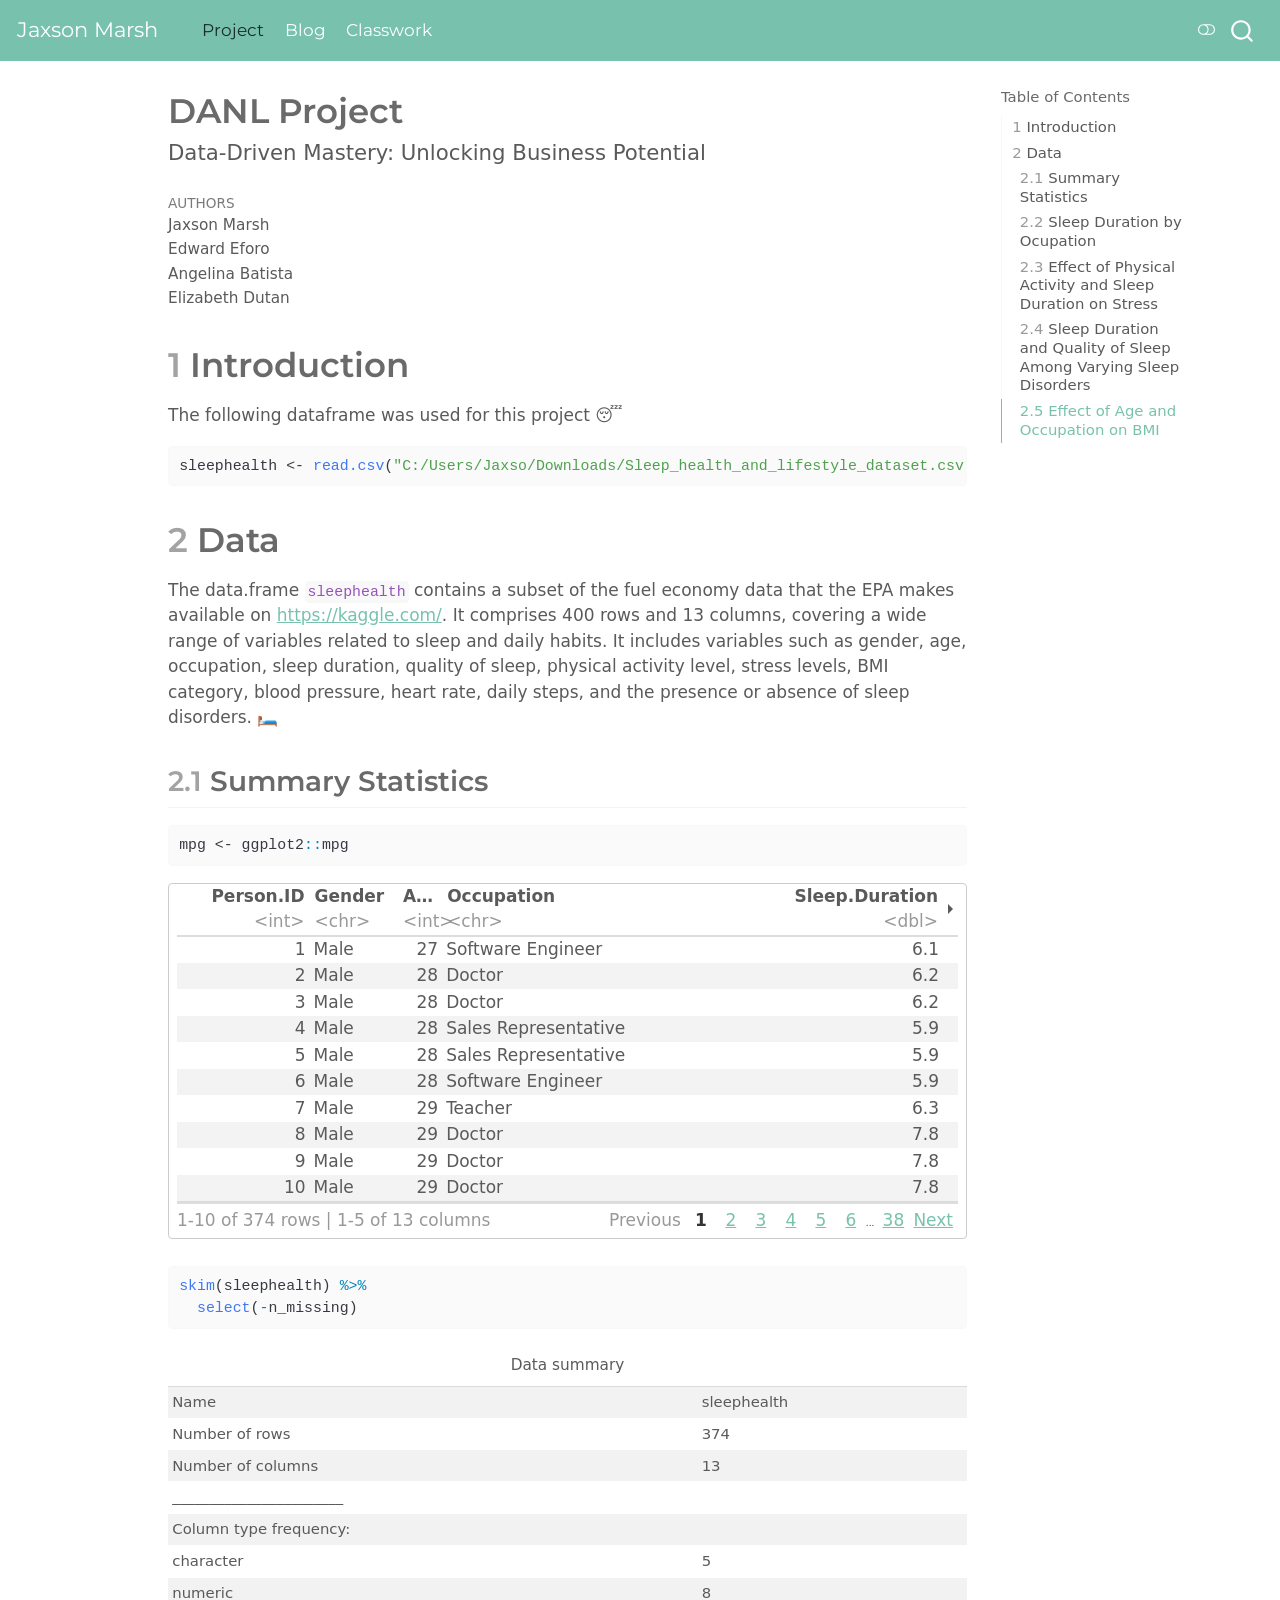
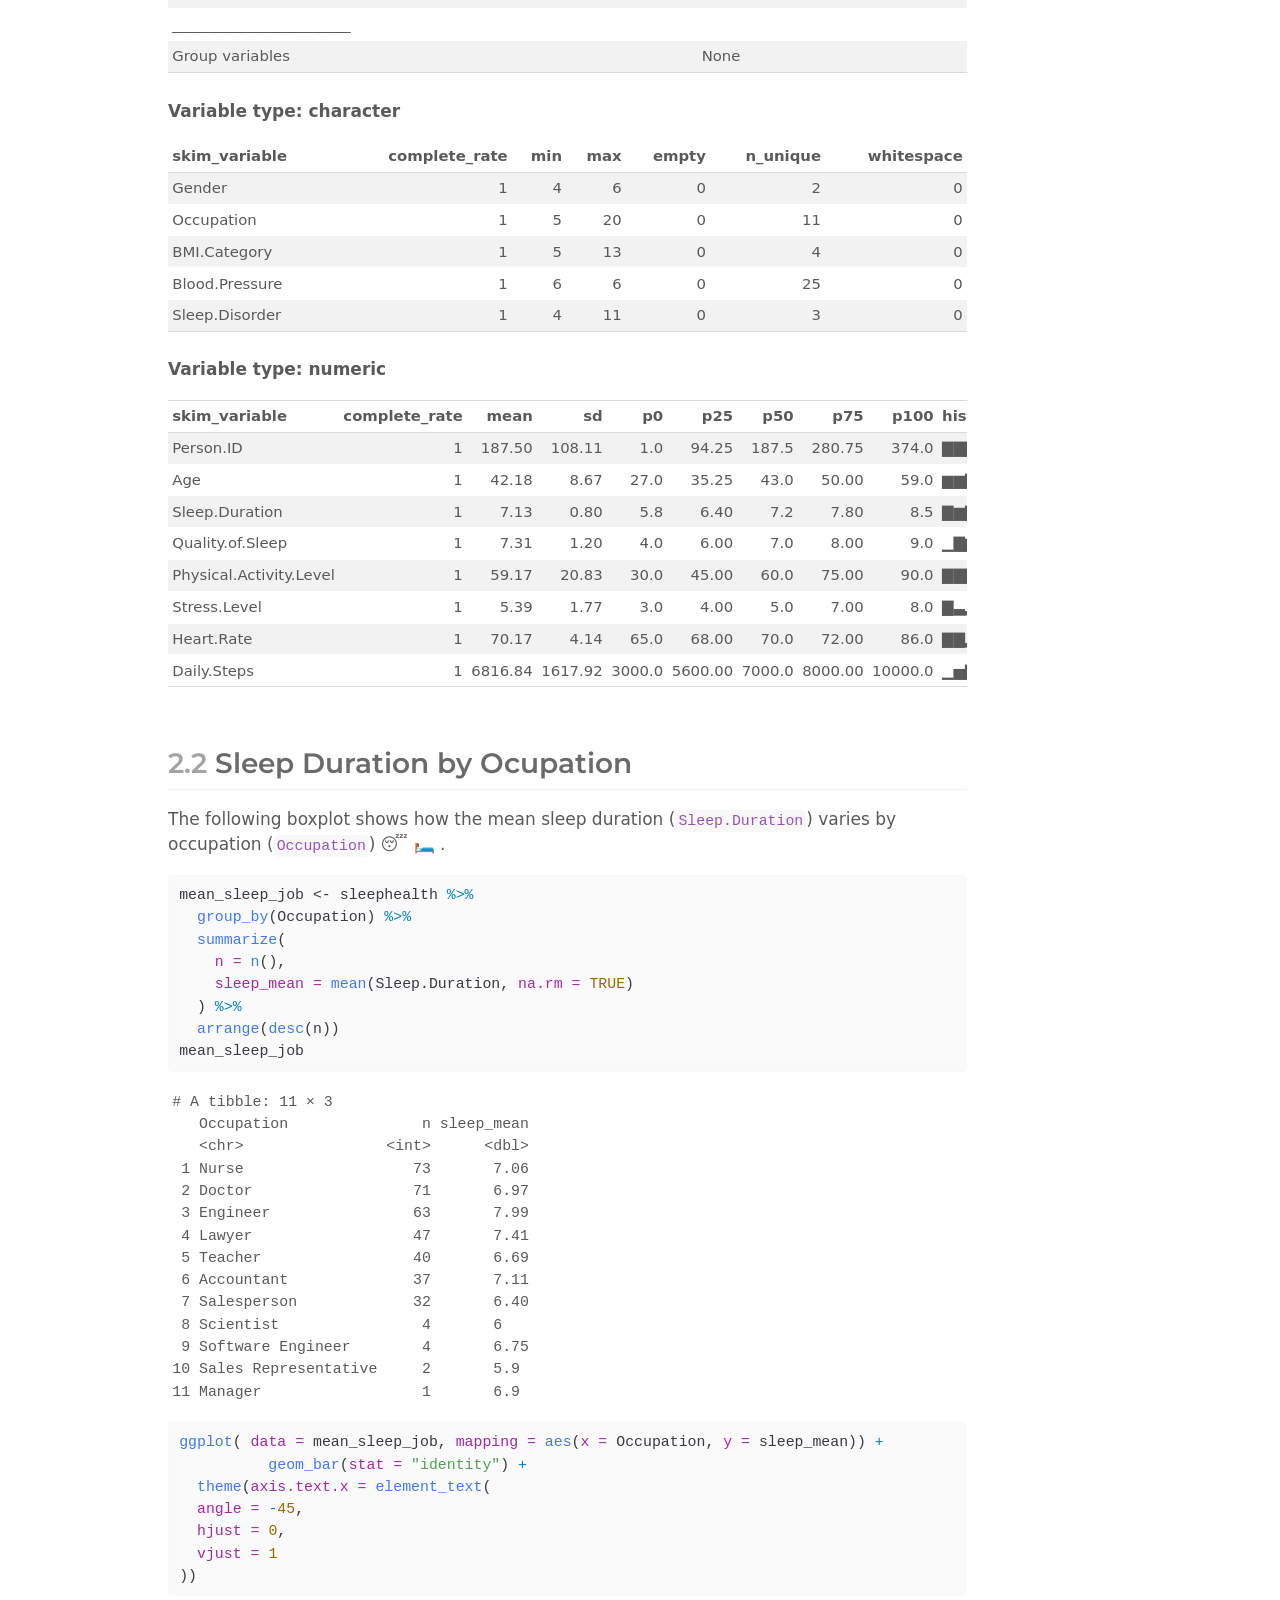
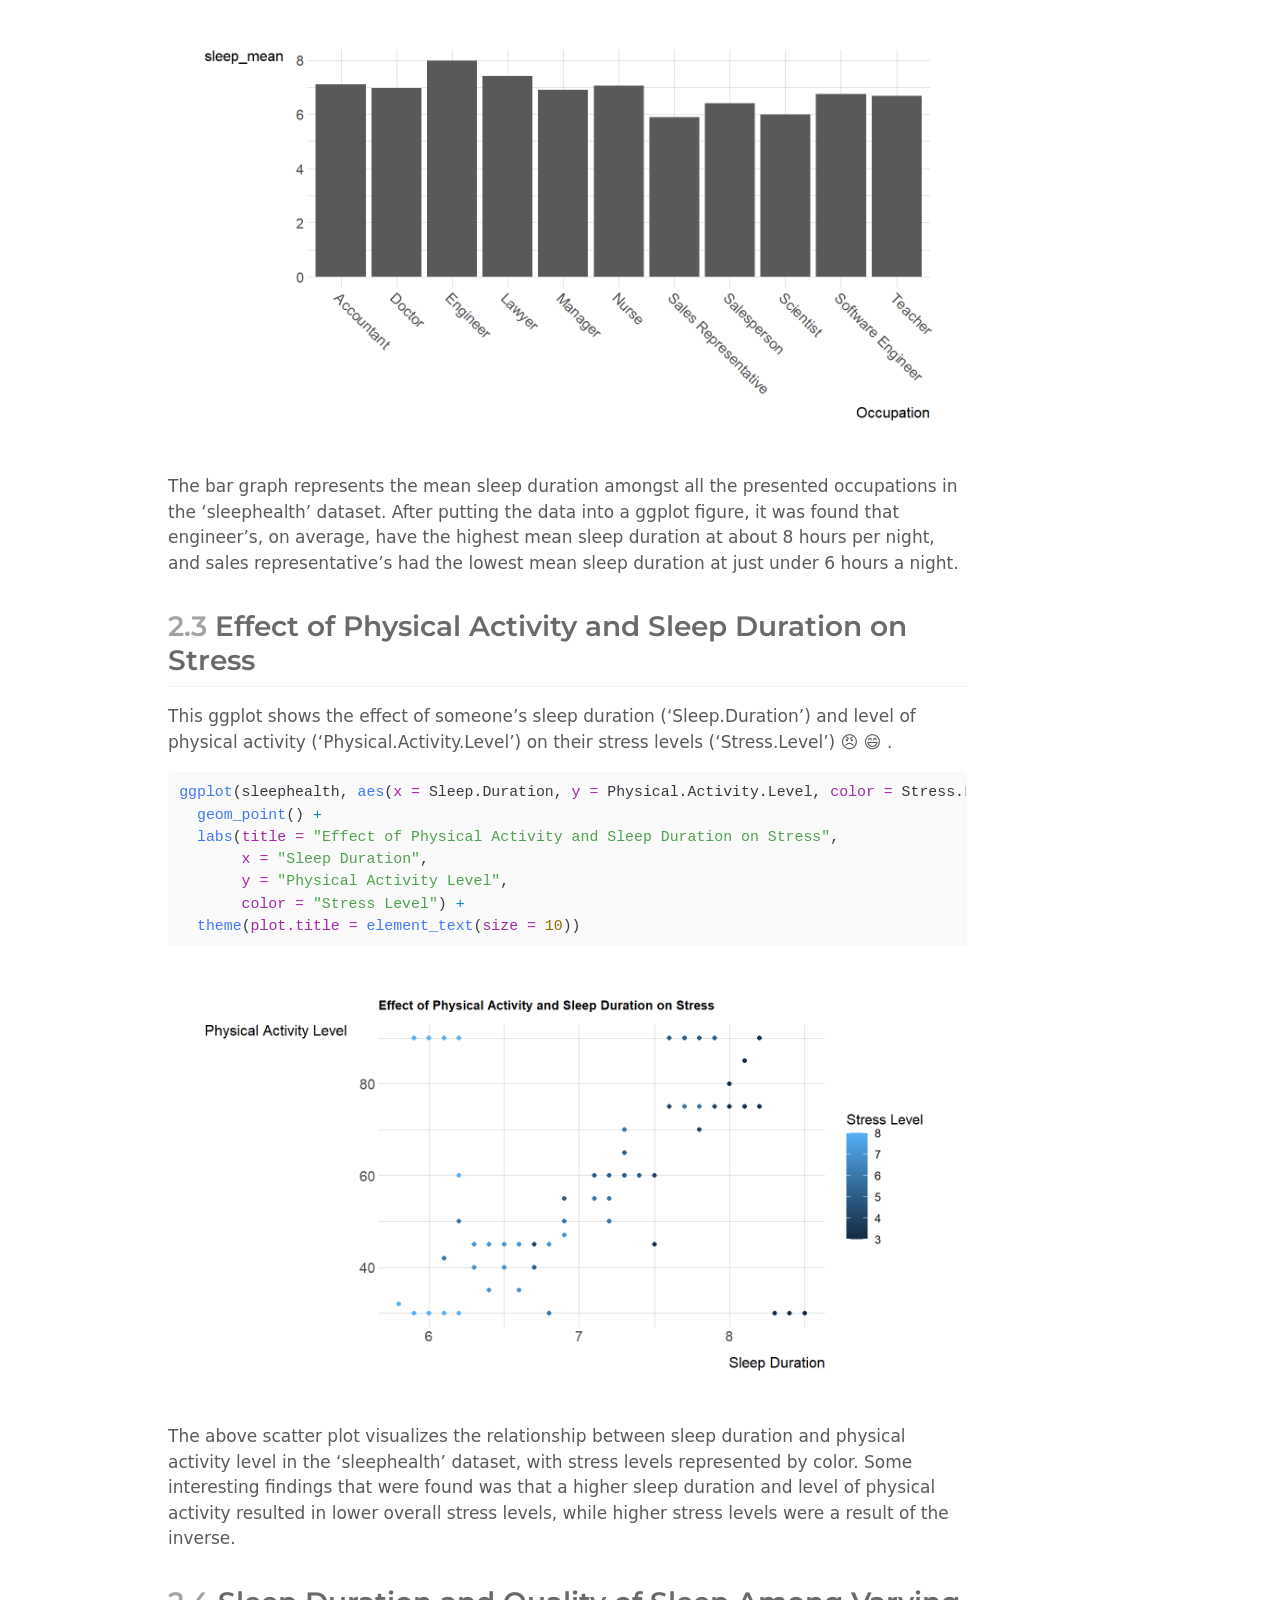
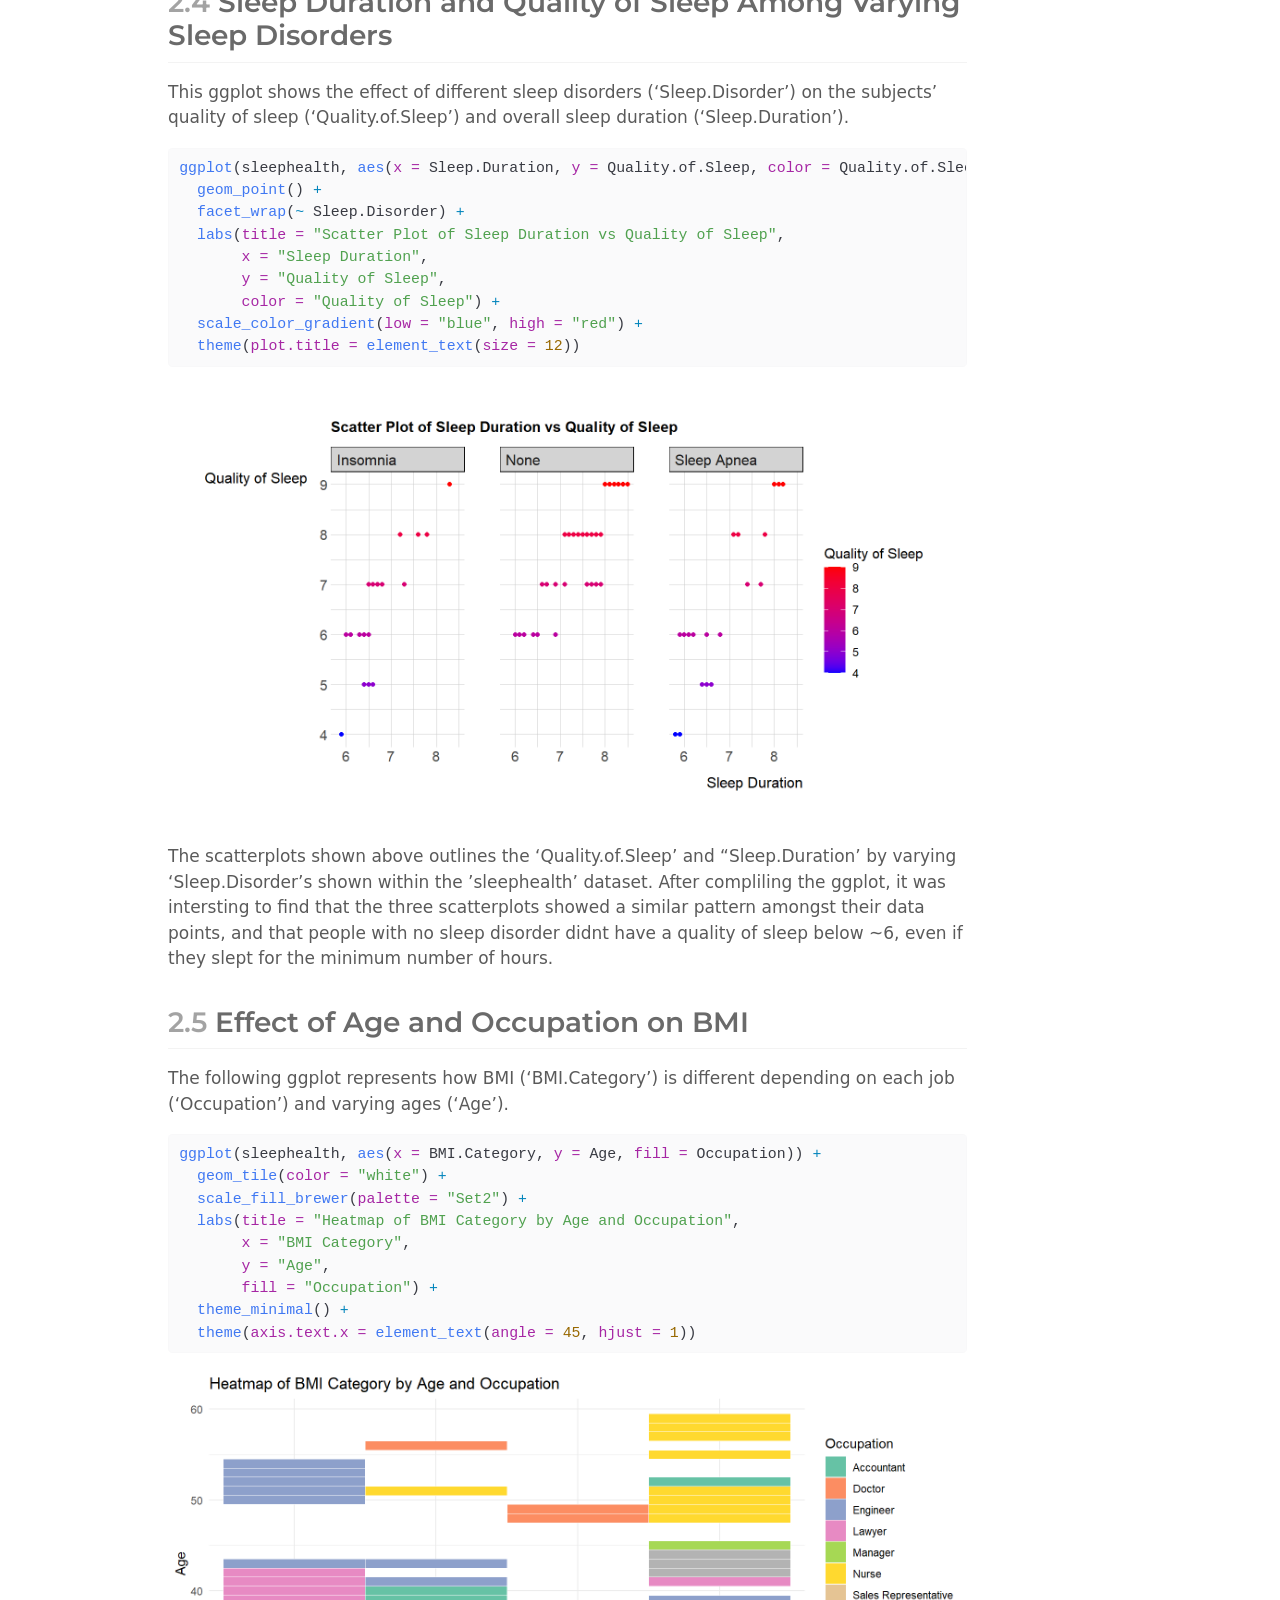
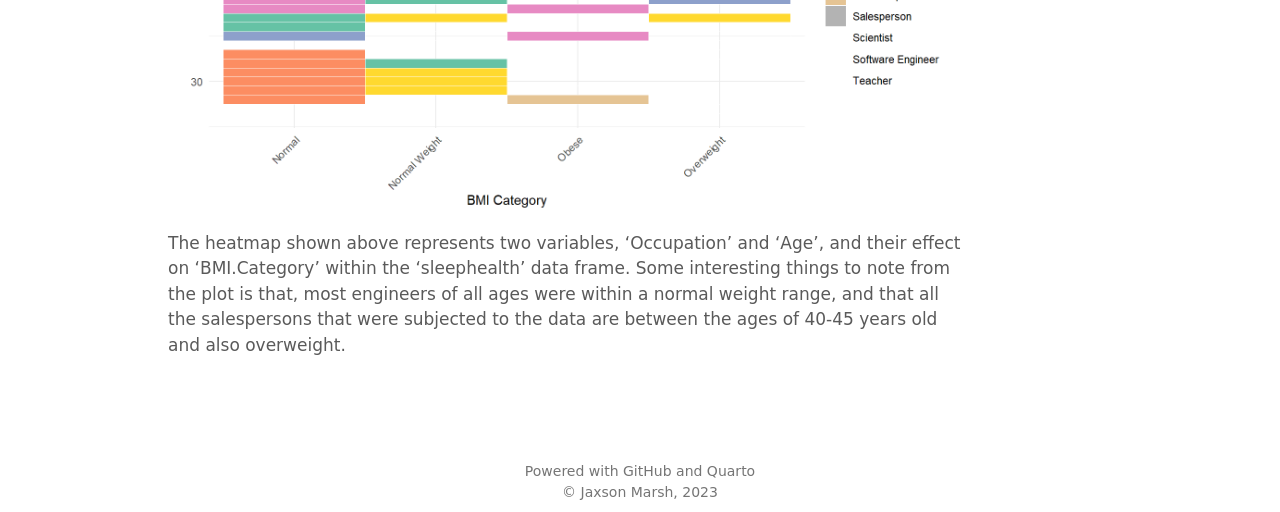
<file: project.html>
<!DOCTYPE html>
<html xmlns="http://www.w3.org/1999/xhtml" lang="en" xml:lang="en"><head>

<meta charset="utf-8">
<meta name="generator" content="quarto-1.3.353">

<meta name="viewport" content="width=device-width, initial-scale=1.0, user-scalable=yes">

<meta name="author" content="Jaxson Marsh">
<meta name="author" content="Edward Eforo">
<meta name="author" content="Angelina Batista">
<meta name="author" content="Elizabeth Dutan">

<title>Jaxson Marsh - DANL Project</title>
<style>
code{white-space: pre-wrap;}
span.smallcaps{font-variant: small-caps;}
div.columns{display: flex; gap: min(4vw, 1.5em);}
div.column{flex: auto; overflow-x: auto;}
div.hanging-indent{margin-left: 1.5em; text-indent: -1.5em;}
ul.task-list{list-style: none;}
ul.task-list li input[type="checkbox"] {
  width: 0.8em;
  margin: 0 0.8em 0.2em -1em; /* quarto-specific, see https://github.com/quarto-dev/quarto-cli/issues/4556 */ 
  vertical-align: middle;
}
/* CSS for syntax highlighting */
pre > code.sourceCode { white-space: pre; position: relative; }
pre > code.sourceCode > span { display: inline-block; line-height: 1.25; }
pre > code.sourceCode > span:empty { height: 1.2em; }
.sourceCode { overflow: visible; }
code.sourceCode > span { color: inherit; text-decoration: inherit; }
div.sourceCode { margin: 1em 0; }
pre.sourceCode { margin: 0; }
@media screen {
div.sourceCode { overflow: auto; }
}
@media print {
pre > code.sourceCode { white-space: pre-wrap; }
pre > code.sourceCode > span { text-indent: -5em; padding-left: 5em; }
}
pre.numberSource code
  { counter-reset: source-line 0; }
pre.numberSource code > span
  { position: relative; left: -4em; counter-increment: source-line; }
pre.numberSource code > span > a:first-child::before
  { content: counter(source-line);
    position: relative; left: -1em; text-align: right; vertical-align: baseline;
    border: none; display: inline-block;
    -webkit-touch-callout: none; -webkit-user-select: none;
    -khtml-user-select: none; -moz-user-select: none;
    -ms-user-select: none; user-select: none;
    padding: 0 4px; width: 4em;
  }
pre.numberSource { margin-left: 3em;  padding-left: 4px; }
div.sourceCode
  {   }
@media screen {
pre > code.sourceCode > span > a:first-child::before { text-decoration: underline; }
}
</style>


<script src="site_libs/quarto-nav/quarto-nav.js"></script>
<script src="site_libs/clipboard/clipboard.min.js"></script>
<script src="site_libs/quarto-search/autocomplete.umd.js"></script>
<script src="site_libs/quarto-search/fuse.min.js"></script>
<script src="site_libs/quarto-search/quarto-search.js"></script>
<meta name="quarto:offset" content="./">
<script src="site_libs/quarto-html/quarto.js"></script>
<script src="site_libs/quarto-html/popper.min.js"></script>
<script src="site_libs/quarto-html/tippy.umd.min.js"></script>
<script src="site_libs/quarto-html/anchor.min.js"></script>
<link href="site_libs/quarto-html/tippy.css" rel="stylesheet">
<link href="site_libs/quarto-html/quarto-syntax-highlighting.css" rel="stylesheet" class="quarto-color-scheme" id="quarto-text-highlighting-styles">
<link href="site_libs/quarto-html/quarto-syntax-highlighting-dark.css" rel="prefetch" class="quarto-color-scheme quarto-color-alternate" id="quarto-text-highlighting-styles">
<script src="site_libs/bootstrap/bootstrap.min.js"></script>
<link href="site_libs/bootstrap/bootstrap-icons.css" rel="stylesheet">
<link href="site_libs/bootstrap/bootstrap.min.css" rel="stylesheet" class="quarto-color-scheme" id="quarto-bootstrap" data-mode="light">
<link href="site_libs/bootstrap/bootstrap-dark.min.css" rel="prefetch" class="quarto-color-scheme quarto-color-alternate" id="quarto-bootstrap" data-mode="light">
<script id="quarto-search-options" type="application/json">{
  "location": "navbar",
  "copy-button": false,
  "collapse-after": 3,
  "panel-placement": "end",
  "type": "overlay",
  "limit": 20,
  "language": {
    "search-no-results-text": "No results",
    "search-matching-documents-text": "matching documents",
    "search-copy-link-title": "Copy link to search",
    "search-hide-matches-text": "Hide additional matches",
    "search-more-match-text": "more match in this document",
    "search-more-matches-text": "more matches in this document",
    "search-clear-button-title": "Clear",
    "search-detached-cancel-button-title": "Cancel",
    "search-submit-button-title": "Submit"
  }
}</script>

<link href="site_libs/pagedtable-1.1/css/pagedtable.css" rel="stylesheet">
<script src="site_libs/pagedtable-1.1/js/pagedtable.js"></script>


<link rel="stylesheet" href="styles.css">
</head>

<body class="nav-fixed">

<div id="quarto-search-results"></div>
  <header id="quarto-header" class="headroom fixed-top">
    <nav class="navbar navbar-expand-lg navbar-dark ">
      <div class="navbar-container container-fluid">
      <div class="navbar-brand-container">
    <a class="navbar-brand" href="./index.html">
    <span class="navbar-title">Jaxson Marsh</span>
    </a>
  </div>
            <div id="quarto-search" class="" title="Search"></div>
          <button class="navbar-toggler" type="button" data-bs-toggle="collapse" data-bs-target="#navbarCollapse" aria-controls="navbarCollapse" aria-expanded="false" aria-label="Toggle navigation" onclick="if (window.quartoToggleHeadroom) { window.quartoToggleHeadroom(); }">
  <span class="navbar-toggler-icon"></span>
</button>
          <div class="collapse navbar-collapse" id="navbarCollapse">
            <ul class="navbar-nav navbar-nav-scroll me-auto">
  <li class="nav-item">
    <a class="nav-link active" href="./project.html" rel="" target="" aria-current="page">
 <span class="menu-text">Project</span></a>
  </li>  
  <li class="nav-item">
    <a class="nav-link" href="./blog-listing.html" rel="" target="">
 <span class="menu-text">Blog</span></a>
  </li>  
  <li class="nav-item">
    <a class="nav-link" href="./classwork-10.html" rel="" target="">
 <span class="menu-text">Classwork</span></a>
  </li>  
</ul>
            <div class="quarto-navbar-tools ms-auto">
  <a href="" class="quarto-color-scheme-toggle quarto-navigation-tool  px-1" onclick="window.quartoToggleColorScheme(); return false;" title="Toggle dark mode"><i class="bi"></i></a>
</div>
          </div> <!-- /navcollapse -->
      </div> <!-- /container-fluid -->
    </nav>
</header>
<!-- content -->
<div id="quarto-content" class="quarto-container page-columns page-rows-contents page-layout-article page-navbar">
<!-- sidebar -->
<!-- margin-sidebar -->
    <div id="quarto-margin-sidebar" class="sidebar margin-sidebar">
        <nav id="TOC" role="doc-toc" class="toc-active">
    <h2 id="toc-title">Table of Contents</h2>
   
  <ul class="collapse">
  <li><a href="#introduction" id="toc-introduction" class="nav-link active" data-scroll-target="#introduction"><span class="header-section-number">1</span> Introduction</a></li>
  <li><a href="#data" id="toc-data" class="nav-link" data-scroll-target="#data"><span class="header-section-number">2</span> Data</a>
  <ul class="collapse">
  <li><a href="#summary-statistics" id="toc-summary-statistics" class="nav-link" data-scroll-target="#summary-statistics"><span class="header-section-number">2.1</span> Summary Statistics</a></li>
  <li><a href="#sleep-duration-by-ocupation" id="toc-sleep-duration-by-ocupation" class="nav-link" data-scroll-target="#sleep-duration-by-ocupation"><span class="header-section-number">2.2</span> Sleep Duration by Ocupation</a></li>
  <li><a href="#effect-of-physical-activity-and-sleep-duration-on-stress" id="toc-effect-of-physical-activity-and-sleep-duration-on-stress" class="nav-link" data-scroll-target="#effect-of-physical-activity-and-sleep-duration-on-stress"><span class="header-section-number">2.3</span> Effect of Physical Activity and Sleep Duration on Stress</a></li>
  <li><a href="#sleep-duration-and-quality-of-sleep-among-varying-sleep-disorders" id="toc-sleep-duration-and-quality-of-sleep-among-varying-sleep-disorders" class="nav-link" data-scroll-target="#sleep-duration-and-quality-of-sleep-among-varying-sleep-disorders"><span class="header-section-number">2.4</span> Sleep Duration and Quality of Sleep Among Varying Sleep Disorders</a></li>
  <li><a href="#effect-of-age-and-occupation-on-bmi" id="toc-effect-of-age-and-occupation-on-bmi" class="nav-link" data-scroll-target="#effect-of-age-and-occupation-on-bmi"><span class="header-section-number">2.5</span> Effect of Age and Occupation on BMI</a></li>
  </ul></li>
  </ul>
</nav>
    </div>
<!-- main -->
<main class="content" id="quarto-document-content">

<header id="title-block-header" class="quarto-title-block default">
<div class="quarto-title">
<h1 class="title">DANL Project</h1>
<p class="subtitle lead">Data-Driven Mastery: Unlocking Business Potential</p>
</div>



<div class="quarto-title-meta">

    <div>
    <div class="quarto-title-meta-heading">Authors</div>
    <div class="quarto-title-meta-contents">
             <p>Jaxson Marsh </p>
             <p>Edward Eforo </p>
             <p>Angelina Batista </p>
             <p>Elizabeth Dutan </p>
          </div>
  </div>
    
  
    
  </div>
  

</header>

<section id="introduction" class="level1" data-number="1">
<h1 data-number="1"><span class="header-section-number">1</span> Introduction</h1>
<p>The following dataframe was used for this project <span class="emoji" data-emoji="sleeping">😴</span></p>
<div class="cell">
<div class="sourceCode cell-code" id="cb1"><pre class="sourceCode r code-with-copy"><code class="sourceCode r"><span id="cb1-1"><a href="#cb1-1" aria-hidden="true" tabindex="-1"></a>sleephealth <span class="ot">&lt;-</span> <span class="fu">read.csv</span>(<span class="st">"C:/Users/Jaxso/Downloads/Sleep_health_and_lifestyle_dataset.csv"</span>)</span></code><button title="Copy to Clipboard" class="code-copy-button"><i class="bi"></i></button></pre></div>
</div>
</section>
<section id="data" class="level1" data-number="2">
<h1 data-number="2"><span class="header-section-number">2</span> Data</h1>
<p>The data.frame <code>sleephealth</code> contains a subset of the fuel economy data that the EPA makes available on <a href="https://fueleconomy.gov/">https://kaggle.com/</a>. It comprises 400 rows and 13 columns, covering a wide range of variables related to sleep and daily habits. It includes variables such as gender, age, occupation, sleep duration, quality of sleep, physical activity level, stress levels, BMI category, blood pressure, heart rate, daily steps, and the presence or absence of sleep disorders. <span class="emoji" data-emoji="bed">🛏️</span></p>
<section id="summary-statistics" class="level2" data-number="2.1">
<h2 data-number="2.1" class="anchored" data-anchor-id="summary-statistics"><span class="header-section-number">2.1</span> Summary Statistics</h2>
<div class="cell">
<div class="sourceCode cell-code" id="cb2"><pre class="sourceCode r code-with-copy"><code class="sourceCode r"><span id="cb2-1"><a href="#cb2-1" aria-hidden="true" tabindex="-1"></a>mpg <span class="ot">&lt;-</span> ggplot2<span class="sc">::</span>mpg</span></code><button title="Copy to Clipboard" class="code-copy-button"><i class="bi"></i></button></pre></div>
</div>
<div class="cell-output-display">

<div data-pagedtable="false">
  <script data-pagedtable-source="" type="application/json">
{"columns":[{"label":["Person.ID"],"name":[1],"type":["int"],"align":["right"]},{"label":["Gender"],"name":[2],"type":["chr"],"align":["left"]},{"label":["Age"],"name":[3],"type":["int"],"align":["right"]},{"label":["Occupation"],"name":[4],"type":["chr"],"align":["left"]},{"label":["Sleep.Duration"],"name":[5],"type":["dbl"],"align":["right"]},{"label":["Quality.of.Sleep"],"name":[6],"type":["int"],"align":["right"]},{"label":["Physical.Activity.Level"],"name":[7],"type":["int"],"align":["right"]},{"label":["Stress.Level"],"name":[8],"type":["int"],"align":["right"]},{"label":["BMI.Category"],"name":[9],"type":["chr"],"align":["left"]},{"label":["Blood.Pressure"],"name":[10],"type":["chr"],"align":["left"]},{"label":["Heart.Rate"],"name":[11],"type":["int"],"align":["right"]},{"label":["Daily.Steps"],"name":[12],"type":["int"],"align":["right"]},{"label":["Sleep.Disorder"],"name":[13],"type":["chr"],"align":["left"]}],"data":[{"1":"1","2":"Male","3":"27","4":"Software Engineer","5":"6.1","6":"6","7":"42","8":"6","9":"Overweight","10":"126/83","11":"77","12":"4200","13":"None"},{"1":"2","2":"Male","3":"28","4":"Doctor","5":"6.2","6":"6","7":"60","8":"8","9":"Normal","10":"125/80","11":"75","12":"10000","13":"None"},{"1":"3","2":"Male","3":"28","4":"Doctor","5":"6.2","6":"6","7":"60","8":"8","9":"Normal","10":"125/80","11":"75","12":"10000","13":"None"},{"1":"4","2":"Male","3":"28","4":"Sales Representative","5":"5.9","6":"4","7":"30","8":"8","9":"Obese","10":"140/90","11":"85","12":"3000","13":"Sleep Apnea"},{"1":"5","2":"Male","3":"28","4":"Sales Representative","5":"5.9","6":"4","7":"30","8":"8","9":"Obese","10":"140/90","11":"85","12":"3000","13":"Sleep Apnea"},{"1":"6","2":"Male","3":"28","4":"Software Engineer","5":"5.9","6":"4","7":"30","8":"8","9":"Obese","10":"140/90","11":"85","12":"3000","13":"Insomnia"},{"1":"7","2":"Male","3":"29","4":"Teacher","5":"6.3","6":"6","7":"40","8":"7","9":"Obese","10":"140/90","11":"82","12":"3500","13":"Insomnia"},{"1":"8","2":"Male","3":"29","4":"Doctor","5":"7.8","6":"7","7":"75","8":"6","9":"Normal","10":"120/80","11":"70","12":"8000","13":"None"},{"1":"9","2":"Male","3":"29","4":"Doctor","5":"7.8","6":"7","7":"75","8":"6","9":"Normal","10":"120/80","11":"70","12":"8000","13":"None"},{"1":"10","2":"Male","3":"29","4":"Doctor","5":"7.8","6":"7","7":"75","8":"6","9":"Normal","10":"120/80","11":"70","12":"8000","13":"None"},{"1":"11","2":"Male","3":"29","4":"Doctor","5":"6.1","6":"6","7":"30","8":"8","9":"Normal","10":"120/80","11":"70","12":"8000","13":"None"},{"1":"12","2":"Male","3":"29","4":"Doctor","5":"7.8","6":"7","7":"75","8":"6","9":"Normal","10":"120/80","11":"70","12":"8000","13":"None"},{"1":"13","2":"Male","3":"29","4":"Doctor","5":"6.1","6":"6","7":"30","8":"8","9":"Normal","10":"120/80","11":"70","12":"8000","13":"None"},{"1":"14","2":"Male","3":"29","4":"Doctor","5":"6.0","6":"6","7":"30","8":"8","9":"Normal","10":"120/80","11":"70","12":"8000","13":"None"},{"1":"15","2":"Male","3":"29","4":"Doctor","5":"6.0","6":"6","7":"30","8":"8","9":"Normal","10":"120/80","11":"70","12":"8000","13":"None"},{"1":"16","2":"Male","3":"29","4":"Doctor","5":"6.0","6":"6","7":"30","8":"8","9":"Normal","10":"120/80","11":"70","12":"8000","13":"None"},{"1":"17","2":"Female","3":"29","4":"Nurse","5":"6.5","6":"5","7":"40","8":"7","9":"Normal Weight","10":"132/87","11":"80","12":"4000","13":"Sleep Apnea"},{"1":"18","2":"Male","3":"29","4":"Doctor","5":"6.0","6":"6","7":"30","8":"8","9":"Normal","10":"120/80","11":"70","12":"8000","13":"Sleep Apnea"},{"1":"19","2":"Female","3":"29","4":"Nurse","5":"6.5","6":"5","7":"40","8":"7","9":"Normal Weight","10":"132/87","11":"80","12":"4000","13":"Insomnia"},{"1":"20","2":"Male","3":"30","4":"Doctor","5":"7.6","6":"7","7":"75","8":"6","9":"Normal","10":"120/80","11":"70","12":"8000","13":"None"},{"1":"21","2":"Male","3":"30","4":"Doctor","5":"7.7","6":"7","7":"75","8":"6","9":"Normal","10":"120/80","11":"70","12":"8000","13":"None"},{"1":"22","2":"Male","3":"30","4":"Doctor","5":"7.7","6":"7","7":"75","8":"6","9":"Normal","10":"120/80","11":"70","12":"8000","13":"None"},{"1":"23","2":"Male","3":"30","4":"Doctor","5":"7.7","6":"7","7":"75","8":"6","9":"Normal","10":"120/80","11":"70","12":"8000","13":"None"},{"1":"24","2":"Male","3":"30","4":"Doctor","5":"7.7","6":"7","7":"75","8":"6","9":"Normal","10":"120/80","11":"70","12":"8000","13":"None"},{"1":"25","2":"Male","3":"30","4":"Doctor","5":"7.8","6":"7","7":"75","8":"6","9":"Normal","10":"120/80","11":"70","12":"8000","13":"None"},{"1":"26","2":"Male","3":"30","4":"Doctor","5":"7.9","6":"7","7":"75","8":"6","9":"Normal","10":"120/80","11":"70","12":"8000","13":"None"},{"1":"27","2":"Male","3":"30","4":"Doctor","5":"7.8","6":"7","7":"75","8":"6","9":"Normal","10":"120/80","11":"70","12":"8000","13":"None"},{"1":"28","2":"Male","3":"30","4":"Doctor","5":"7.9","6":"7","7":"75","8":"6","9":"Normal","10":"120/80","11":"70","12":"8000","13":"None"},{"1":"29","2":"Male","3":"30","4":"Doctor","5":"7.9","6":"7","7":"75","8":"6","9":"Normal","10":"120/80","11":"70","12":"8000","13":"None"},{"1":"30","2":"Male","3":"30","4":"Doctor","5":"7.9","6":"7","7":"75","8":"6","9":"Normal","10":"120/80","11":"70","12":"8000","13":"None"},{"1":"31","2":"Female","3":"30","4":"Nurse","5":"6.4","6":"5","7":"35","8":"7","9":"Normal Weight","10":"130/86","11":"78","12":"4100","13":"Sleep Apnea"},{"1":"32","2":"Female","3":"30","4":"Nurse","5":"6.4","6":"5","7":"35","8":"7","9":"Normal Weight","10":"130/86","11":"78","12":"4100","13":"Insomnia"},{"1":"33","2":"Female","3":"31","4":"Nurse","5":"7.9","6":"8","7":"75","8":"4","9":"Normal Weight","10":"117/76","11":"69","12":"6800","13":"None"},{"1":"34","2":"Male","3":"31","4":"Doctor","5":"6.1","6":"6","7":"30","8":"8","9":"Normal","10":"125/80","11":"72","12":"5000","13":"None"},{"1":"35","2":"Male","3":"31","4":"Doctor","5":"7.7","6":"7","7":"75","8":"6","9":"Normal","10":"120/80","11":"70","12":"8000","13":"None"},{"1":"36","2":"Male","3":"31","4":"Doctor","5":"6.1","6":"6","7":"30","8":"8","9":"Normal","10":"125/80","11":"72","12":"5000","13":"None"},{"1":"37","2":"Male","3":"31","4":"Doctor","5":"6.1","6":"6","7":"30","8":"8","9":"Normal","10":"125/80","11":"72","12":"5000","13":"None"},{"1":"38","2":"Male","3":"31","4":"Doctor","5":"7.6","6":"7","7":"75","8":"6","9":"Normal","10":"120/80","11":"70","12":"8000","13":"None"},{"1":"39","2":"Male","3":"31","4":"Doctor","5":"7.6","6":"7","7":"75","8":"6","9":"Normal","10":"120/80","11":"70","12":"8000","13":"None"},{"1":"40","2":"Male","3":"31","4":"Doctor","5":"7.6","6":"7","7":"75","8":"6","9":"Normal","10":"120/80","11":"70","12":"8000","13":"None"},{"1":"41","2":"Male","3":"31","4":"Doctor","5":"7.7","6":"7","7":"75","8":"6","9":"Normal","10":"120/80","11":"70","12":"8000","13":"None"},{"1":"42","2":"Male","3":"31","4":"Doctor","5":"7.7","6":"7","7":"75","8":"6","9":"Normal","10":"120/80","11":"70","12":"8000","13":"None"},{"1":"43","2":"Male","3":"31","4":"Doctor","5":"7.7","6":"7","7":"75","8":"6","9":"Normal","10":"120/80","11":"70","12":"8000","13":"None"},{"1":"44","2":"Male","3":"31","4":"Doctor","5":"7.8","6":"7","7":"75","8":"6","9":"Normal","10":"120/80","11":"70","12":"8000","13":"None"},{"1":"45","2":"Male","3":"31","4":"Doctor","5":"7.7","6":"7","7":"75","8":"6","9":"Normal","10":"120/80","11":"70","12":"8000","13":"None"},{"1":"46","2":"Male","3":"31","4":"Doctor","5":"7.8","6":"7","7":"75","8":"6","9":"Normal","10":"120/80","11":"70","12":"8000","13":"None"},{"1":"47","2":"Male","3":"31","4":"Doctor","5":"7.7","6":"7","7":"75","8":"6","9":"Normal","10":"120/80","11":"70","12":"8000","13":"None"},{"1":"48","2":"Male","3":"31","4":"Doctor","5":"7.8","6":"7","7":"75","8":"6","9":"Normal","10":"120/80","11":"70","12":"8000","13":"None"},{"1":"49","2":"Male","3":"31","4":"Doctor","5":"7.7","6":"7","7":"75","8":"6","9":"Normal","10":"120/80","11":"70","12":"8000","13":"None"},{"1":"50","2":"Male","3":"31","4":"Doctor","5":"7.7","6":"7","7":"75","8":"6","9":"Normal","10":"120/80","11":"70","12":"8000","13":"Sleep Apnea"},{"1":"51","2":"Male","3":"32","4":"Engineer","5":"7.5","6":"8","7":"45","8":"3","9":"Normal","10":"120/80","11":"70","12":"8000","13":"None"},{"1":"52","2":"Male","3":"32","4":"Engineer","5":"7.5","6":"8","7":"45","8":"3","9":"Normal","10":"120/80","11":"70","12":"8000","13":"None"},{"1":"53","2":"Male","3":"32","4":"Doctor","5":"6.0","6":"6","7":"30","8":"8","9":"Normal","10":"125/80","11":"72","12":"5000","13":"None"},{"1":"54","2":"Male","3":"32","4":"Doctor","5":"7.6","6":"7","7":"75","8":"6","9":"Normal","10":"120/80","11":"70","12":"8000","13":"None"},{"1":"55","2":"Male","3":"32","4":"Doctor","5":"6.0","6":"6","7":"30","8":"8","9":"Normal","10":"125/80","11":"72","12":"5000","13":"None"},{"1":"56","2":"Male","3":"32","4":"Doctor","5":"6.0","6":"6","7":"30","8":"8","9":"Normal","10":"125/80","11":"72","12":"5000","13":"None"},{"1":"57","2":"Male","3":"32","4":"Doctor","5":"7.7","6":"7","7":"75","8":"6","9":"Normal","10":"120/80","11":"70","12":"8000","13":"None"},{"1":"58","2":"Male","3":"32","4":"Doctor","5":"6.0","6":"6","7":"30","8":"8","9":"Normal","10":"125/80","11":"72","12":"5000","13":"None"},{"1":"59","2":"Male","3":"32","4":"Doctor","5":"6.0","6":"6","7":"30","8":"8","9":"Normal","10":"125/80","11":"72","12":"5000","13":"None"},{"1":"60","2":"Male","3":"32","4":"Doctor","5":"7.7","6":"7","7":"75","8":"6","9":"Normal","10":"120/80","11":"70","12":"8000","13":"None"},{"1":"61","2":"Male","3":"32","4":"Doctor","5":"6.0","6":"6","7":"30","8":"8","9":"Normal","10":"125/80","11":"72","12":"5000","13":"None"},{"1":"62","2":"Male","3":"32","4":"Doctor","5":"6.0","6":"6","7":"30","8":"8","9":"Normal","10":"125/80","11":"72","12":"5000","13":"None"},{"1":"63","2":"Male","3":"32","4":"Doctor","5":"6.2","6":"6","7":"30","8":"8","9":"Normal","10":"125/80","11":"72","12":"5000","13":"None"},{"1":"64","2":"Male","3":"32","4":"Doctor","5":"6.2","6":"6","7":"30","8":"8","9":"Normal","10":"125/80","11":"72","12":"5000","13":"None"},{"1":"65","2":"Male","3":"32","4":"Doctor","5":"6.2","6":"6","7":"30","8":"8","9":"Normal","10":"125/80","11":"72","12":"5000","13":"None"},{"1":"66","2":"Male","3":"32","4":"Doctor","5":"6.2","6":"6","7":"30","8":"8","9":"Normal","10":"125/80","11":"72","12":"5000","13":"None"},{"1":"67","2":"Male","3":"32","4":"Accountant","5":"7.2","6":"8","7":"50","8":"6","9":"Normal Weight","10":"118/76","11":"68","12":"7000","13":"None"},{"1":"68","2":"Male","3":"33","4":"Doctor","5":"6.0","6":"6","7":"30","8":"8","9":"Normal","10":"125/80","11":"72","12":"5000","13":"Insomnia"},{"1":"69","2":"Female","3":"33","4":"Scientist","5":"6.2","6":"6","7":"50","8":"6","9":"Overweight","10":"128/85","11":"76","12":"5500","13":"None"},{"1":"70","2":"Female","3":"33","4":"Scientist","5":"6.2","6":"6","7":"50","8":"6","9":"Overweight","10":"128/85","11":"76","12":"5500","13":"None"},{"1":"71","2":"Male","3":"33","4":"Doctor","5":"6.1","6":"6","7":"30","8":"8","9":"Normal","10":"125/80","11":"72","12":"5000","13":"None"},{"1":"72","2":"Male","3":"33","4":"Doctor","5":"6.1","6":"6","7":"30","8":"8","9":"Normal","10":"125/80","11":"72","12":"5000","13":"None"},{"1":"73","2":"Male","3":"33","4":"Doctor","5":"6.1","6":"6","7":"30","8":"8","9":"Normal","10":"125/80","11":"72","12":"5000","13":"None"},{"1":"74","2":"Male","3":"33","4":"Doctor","5":"6.1","6":"6","7":"30","8":"8","9":"Normal","10":"125/80","11":"72","12":"5000","13":"None"},{"1":"75","2":"Male","3":"33","4":"Doctor","5":"6.0","6":"6","7":"30","8":"8","9":"Normal","10":"125/80","11":"72","12":"5000","13":"None"},{"1":"76","2":"Male","3":"33","4":"Doctor","5":"6.0","6":"6","7":"30","8":"8","9":"Normal","10":"125/80","11":"72","12":"5000","13":"None"},{"1":"77","2":"Male","3":"33","4":"Doctor","5":"6.0","6":"6","7":"30","8":"8","9":"Normal","10":"125/80","11":"72","12":"5000","13":"None"},{"1":"78","2":"Male","3":"33","4":"Doctor","5":"6.0","6":"6","7":"30","8":"8","9":"Normal","10":"125/80","11":"72","12":"5000","13":"None"},{"1":"79","2":"Male","3":"33","4":"Doctor","5":"6.0","6":"6","7":"30","8":"8","9":"Normal","10":"125/80","11":"72","12":"5000","13":"None"},{"1":"80","2":"Male","3":"33","4":"Doctor","5":"6.0","6":"6","7":"30","8":"8","9":"Normal","10":"125/80","11":"72","12":"5000","13":"None"},{"1":"81","2":"Female","3":"34","4":"Scientist","5":"5.8","6":"4","7":"32","8":"8","9":"Overweight","10":"131/86","11":"81","12":"5200","13":"Sleep Apnea"},{"1":"82","2":"Female","3":"34","4":"Scientist","5":"5.8","6":"4","7":"32","8":"8","9":"Overweight","10":"131/86","11":"81","12":"5200","13":"Sleep Apnea"},{"1":"83","2":"Male","3":"35","4":"Teacher","5":"6.7","6":"7","7":"40","8":"5","9":"Overweight","10":"128/84","11":"70","12":"5600","13":"None"},{"1":"84","2":"Male","3":"35","4":"Teacher","5":"6.7","6":"7","7":"40","8":"5","9":"Overweight","10":"128/84","11":"70","12":"5600","13":"None"},{"1":"85","2":"Male","3":"35","4":"Software Engineer","5":"7.5","6":"8","7":"60","8":"5","9":"Normal Weight","10":"120/80","11":"70","12":"8000","13":"None"},{"1":"86","2":"Female","3":"35","4":"Accountant","5":"7.2","6":"8","7":"60","8":"4","9":"Normal","10":"115/75","11":"68","12":"7000","13":"None"},{"1":"87","2":"Male","3":"35","4":"Engineer","5":"7.2","6":"8","7":"60","8":"4","9":"Normal","10":"125/80","11":"65","12":"5000","13":"None"},{"1":"88","2":"Male","3":"35","4":"Engineer","5":"7.2","6":"8","7":"60","8":"4","9":"Normal","10":"125/80","11":"65","12":"5000","13":"None"},{"1":"89","2":"Male","3":"35","4":"Engineer","5":"7.3","6":"8","7":"60","8":"4","9":"Normal","10":"125/80","11":"65","12":"5000","13":"None"},{"1":"90","2":"Male","3":"35","4":"Engineer","5":"7.3","6":"8","7":"60","8":"4","9":"Normal","10":"125/80","11":"65","12":"5000","13":"None"},{"1":"91","2":"Male","3":"35","4":"Engineer","5":"7.3","6":"8","7":"60","8":"4","9":"Normal","10":"125/80","11":"65","12":"5000","13":"None"},{"1":"92","2":"Male","3":"35","4":"Engineer","5":"7.3","6":"8","7":"60","8":"4","9":"Normal","10":"125/80","11":"65","12":"5000","13":"None"},{"1":"93","2":"Male","3":"35","4":"Software Engineer","5":"7.5","6":"8","7":"60","8":"5","9":"Normal Weight","10":"120/80","11":"70","12":"8000","13":"None"},{"1":"94","2":"Male","3":"35","4":"Lawyer","5":"7.4","6":"7","7":"60","8":"5","9":"Obese","10":"135/88","11":"84","12":"3300","13":"Sleep Apnea"},{"1":"95","2":"Female","3":"36","4":"Accountant","5":"7.2","6":"8","7":"60","8":"4","9":"Normal","10":"115/75","11":"68","12":"7000","13":"Insomnia"},{"1":"96","2":"Female","3":"36","4":"Accountant","5":"7.1","6":"8","7":"60","8":"4","9":"Normal","10":"115/75","11":"68","12":"7000","13":"None"},{"1":"97","2":"Female","3":"36","4":"Accountant","5":"7.2","6":"8","7":"60","8":"4","9":"Normal","10":"115/75","11":"68","12":"7000","13":"None"},{"1":"98","2":"Female","3":"36","4":"Accountant","5":"7.1","6":"8","7":"60","8":"4","9":"Normal","10":"115/75","11":"68","12":"7000","13":"None"},{"1":"99","2":"Female","3":"36","4":"Teacher","5":"7.1","6":"8","7":"60","8":"4","9":"Normal","10":"115/75","11":"68","12":"7000","13":"None"},{"1":"100","2":"Female","3":"36","4":"Teacher","5":"7.1","6":"8","7":"60","8":"4","9":"Normal","10":"115/75","11":"68","12":"7000","13":"None"},{"1":"101","2":"Female","3":"36","4":"Teacher","5":"7.2","6":"8","7":"60","8":"4","9":"Normal","10":"115/75","11":"68","12":"7000","13":"None"},{"1":"102","2":"Female","3":"36","4":"Teacher","5":"7.2","6":"8","7":"60","8":"4","9":"Normal","10":"115/75","11":"68","12":"7000","13":"None"},{"1":"103","2":"Female","3":"36","4":"Teacher","5":"7.2","6":"8","7":"60","8":"4","9":"Normal","10":"115/75","11":"68","12":"7000","13":"None"},{"1":"104","2":"Male","3":"36","4":"Teacher","5":"6.6","6":"5","7":"35","8":"7","9":"Overweight","10":"129/84","11":"74","12":"4800","13":"Sleep Apnea"},{"1":"105","2":"Female","3":"36","4":"Teacher","5":"7.2","6":"8","7":"60","8":"4","9":"Normal","10":"115/75","11":"68","12":"7000","13":"Sleep Apnea"},{"1":"106","2":"Male","3":"36","4":"Teacher","5":"6.6","6":"5","7":"35","8":"7","9":"Overweight","10":"129/84","11":"74","12":"4800","13":"Insomnia"},{"1":"107","2":"Female","3":"37","4":"Nurse","5":"6.1","6":"6","7":"42","8":"6","9":"Overweight","10":"126/83","11":"77","12":"4200","13":"None"},{"1":"108","2":"Male","3":"37","4":"Engineer","5":"7.8","6":"8","7":"70","8":"4","9":"Normal Weight","10":"120/80","11":"68","12":"7000","13":"None"},{"1":"109","2":"Male","3":"37","4":"Engineer","5":"7.8","6":"8","7":"70","8":"4","9":"Normal Weight","10":"120/80","11":"68","12":"7000","13":"None"},{"1":"110","2":"Male","3":"37","4":"Lawyer","5":"7.4","6":"8","7":"60","8":"5","9":"Normal","10":"130/85","11":"68","12":"8000","13":"None"},{"1":"111","2":"Female","3":"37","4":"Accountant","5":"7.2","6":"8","7":"60","8":"4","9":"Normal","10":"115/75","11":"68","12":"7000","13":"None"},{"1":"112","2":"Male","3":"37","4":"Lawyer","5":"7.4","6":"8","7":"60","8":"5","9":"Normal","10":"130/85","11":"68","12":"8000","13":"None"},{"1":"113","2":"Female","3":"37","4":"Accountant","5":"7.2","6":"8","7":"60","8":"4","9":"Normal","10":"115/75","11":"68","12":"7000","13":"None"},{"1":"114","2":"Male","3":"37","4":"Lawyer","5":"7.4","6":"8","7":"60","8":"5","9":"Normal","10":"130/85","11":"68","12":"8000","13":"None"},{"1":"115","2":"Female","3":"37","4":"Accountant","5":"7.2","6":"8","7":"60","8":"4","9":"Normal","10":"115/75","11":"68","12":"7000","13":"None"},{"1":"116","2":"Female","3":"37","4":"Accountant","5":"7.2","6":"8","7":"60","8":"4","9":"Normal","10":"115/75","11":"68","12":"7000","13":"None"},{"1":"117","2":"Female","3":"37","4":"Accountant","5":"7.2","6":"8","7":"60","8":"4","9":"Normal","10":"115/75","11":"68","12":"7000","13":"None"},{"1":"118","2":"Female","3":"37","4":"Accountant","5":"7.2","6":"8","7":"60","8":"4","9":"Normal","10":"115/75","11":"68","12":"7000","13":"None"},{"1":"119","2":"Female","3":"37","4":"Accountant","5":"7.2","6":"8","7":"60","8":"4","9":"Normal","10":"115/75","11":"68","12":"7000","13":"None"},{"1":"120","2":"Female","3":"37","4":"Accountant","5":"7.2","6":"8","7":"60","8":"4","9":"Normal","10":"115/75","11":"68","12":"7000","13":"None"},{"1":"121","2":"Female","3":"37","4":"Accountant","5":"7.2","6":"8","7":"60","8":"4","9":"Normal","10":"115/75","11":"68","12":"7000","13":"None"},{"1":"122","2":"Female","3":"37","4":"Accountant","5":"7.2","6":"8","7":"60","8":"4","9":"Normal","10":"115/75","11":"68","12":"7000","13":"None"},{"1":"123","2":"Female","3":"37","4":"Accountant","5":"7.2","6":"8","7":"60","8":"4","9":"Normal","10":"115/75","11":"68","12":"7000","13":"None"},{"1":"124","2":"Female","3":"37","4":"Accountant","5":"7.2","6":"8","7":"60","8":"4","9":"Normal","10":"115/75","11":"68","12":"7000","13":"None"},{"1":"125","2":"Female","3":"37","4":"Accountant","5":"7.2","6":"8","7":"60","8":"4","9":"Normal","10":"115/75","11":"68","12":"7000","13":"None"},{"1":"126","2":"Female","3":"37","4":"Nurse","5":"7.5","6":"8","7":"60","8":"4","9":"Normal Weight","10":"120/80","11":"70","12":"8000","13":"None"},{"1":"127","2":"Male","3":"38","4":"Lawyer","5":"7.3","6":"8","7":"60","8":"5","9":"Normal","10":"130/85","11":"68","12":"8000","13":"None"},{"1":"128","2":"Female","3":"38","4":"Accountant","5":"7.1","6":"8","7":"60","8":"4","9":"Normal","10":"115/75","11":"68","12":"7000","13":"None"},{"1":"129","2":"Male","3":"38","4":"Lawyer","5":"7.3","6":"8","7":"60","8":"5","9":"Normal","10":"130/85","11":"68","12":"8000","13":"None"},{"1":"130","2":"Male","3":"38","4":"Lawyer","5":"7.3","6":"8","7":"60","8":"5","9":"Normal","10":"130/85","11":"68","12":"8000","13":"None"},{"1":"131","2":"Female","3":"38","4":"Accountant","5":"7.1","6":"8","7":"60","8":"4","9":"Normal","10":"115/75","11":"68","12":"7000","13":"None"},{"1":"132","2":"Male","3":"38","4":"Lawyer","5":"7.3","6":"8","7":"60","8":"5","9":"Normal","10":"130/85","11":"68","12":"8000","13":"None"},{"1":"133","2":"Male","3":"38","4":"Lawyer","5":"7.3","6":"8","7":"60","8":"5","9":"Normal","10":"130/85","11":"68","12":"8000","13":"None"},{"1":"134","2":"Female","3":"38","4":"Accountant","5":"7.1","6":"8","7":"60","8":"4","9":"Normal","10":"115/75","11":"68","12":"7000","13":"None"},{"1":"135","2":"Male","3":"38","4":"Lawyer","5":"7.3","6":"8","7":"60","8":"5","9":"Normal","10":"130/85","11":"68","12":"8000","13":"None"},{"1":"136","2":"Male","3":"38","4":"Lawyer","5":"7.3","6":"8","7":"60","8":"5","9":"Normal","10":"130/85","11":"68","12":"8000","13":"None"},{"1":"137","2":"Female","3":"38","4":"Accountant","5":"7.1","6":"8","7":"60","8":"4","9":"Normal","10":"115/75","11":"68","12":"7000","13":"None"},{"1":"138","2":"Male","3":"38","4":"Lawyer","5":"7.1","6":"8","7":"60","8":"5","9":"Normal","10":"130/85","11":"68","12":"8000","13":"None"},{"1":"139","2":"Female","3":"38","4":"Accountant","5":"7.1","6":"8","7":"60","8":"4","9":"Normal","10":"115/75","11":"68","12":"7000","13":"None"},{"1":"140","2":"Male","3":"38","4":"Lawyer","5":"7.1","6":"8","7":"60","8":"5","9":"Normal","10":"130/85","11":"68","12":"8000","13":"None"},{"1":"141","2":"Female","3":"38","4":"Accountant","5":"7.1","6":"8","7":"60","8":"4","9":"Normal","10":"115/75","11":"68","12":"7000","13":"None"},{"1":"142","2":"Male","3":"38","4":"Lawyer","5":"7.1","6":"8","7":"60","8":"5","9":"Normal","10":"130/85","11":"68","12":"8000","13":"None"},{"1":"143","2":"Female","3":"38","4":"Accountant","5":"7.1","6":"8","7":"60","8":"4","9":"Normal","10":"115/75","11":"68","12":"7000","13":"None"},{"1":"144","2":"Female","3":"38","4":"Accountant","5":"7.1","6":"8","7":"60","8":"4","9":"Normal","10":"115/75","11":"68","12":"7000","13":"None"},{"1":"145","2":"Male","3":"38","4":"Lawyer","5":"7.1","6":"8","7":"60","8":"5","9":"Normal","10":"130/85","11":"68","12":"8000","13":"Sleep Apnea"},{"1":"146","2":"Female","3":"38","4":"Lawyer","5":"7.4","6":"7","7":"60","8":"5","9":"Obese","10":"135/88","11":"84","12":"3300","13":"Sleep Apnea"},{"1":"147","2":"Male","3":"39","4":"Lawyer","5":"7.2","6":"8","7":"60","8":"5","9":"Normal","10":"130/85","11":"68","12":"8000","13":"Insomnia"},{"1":"148","2":"Male","3":"39","4":"Engineer","5":"6.5","6":"5","7":"40","8":"7","9":"Overweight","10":"132/87","11":"80","12":"4000","13":"Insomnia"},{"1":"149","2":"Female","3":"39","4":"Lawyer","5":"6.9","6":"7","7":"50","8":"6","9":"Normal Weight","10":"128/85","11":"75","12":"5500","13":"None"},{"1":"150","2":"Female","3":"39","4":"Accountant","5":"8.0","6":"9","7":"80","8":"3","9":"Normal Weight","10":"115/78","11":"67","12":"7500","13":"None"},{"1":"151","2":"Female","3":"39","4":"Accountant","5":"8.0","6":"9","7":"80","8":"3","9":"Normal Weight","10":"115/78","11":"67","12":"7500","13":"None"},{"1":"152","2":"Male","3":"39","4":"Lawyer","5":"7.2","6":"8","7":"60","8":"5","9":"Normal","10":"130/85","11":"68","12":"8000","13":"None"},{"1":"153","2":"Male","3":"39","4":"Lawyer","5":"7.2","6":"8","7":"60","8":"5","9":"Normal","10":"130/85","11":"68","12":"8000","13":"None"},{"1":"154","2":"Male","3":"39","4":"Lawyer","5":"7.2","6":"8","7":"60","8":"5","9":"Normal","10":"130/85","11":"68","12":"8000","13":"None"},{"1":"155","2":"Male","3":"39","4":"Lawyer","5":"7.2","6":"8","7":"60","8":"5","9":"Normal","10":"130/85","11":"68","12":"8000","13":"None"},{"1":"156","2":"Male","3":"39","4":"Lawyer","5":"7.2","6":"8","7":"60","8":"5","9":"Normal","10":"130/85","11":"68","12":"8000","13":"None"},{"1":"157","2":"Male","3":"39","4":"Lawyer","5":"7.2","6":"8","7":"60","8":"5","9":"Normal","10":"130/85","11":"68","12":"8000","13":"None"},{"1":"158","2":"Male","3":"39","4":"Lawyer","5":"7.2","6":"8","7":"60","8":"5","9":"Normal","10":"130/85","11":"68","12":"8000","13":"None"},{"1":"159","2":"Male","3":"39","4":"Lawyer","5":"7.2","6":"8","7":"60","8":"5","9":"Normal","10":"130/85","11":"68","12":"8000","13":"None"},{"1":"160","2":"Male","3":"39","4":"Lawyer","5":"7.2","6":"8","7":"60","8":"5","9":"Normal","10":"130/85","11":"68","12":"8000","13":"None"},{"1":"161","2":"Male","3":"39","4":"Lawyer","5":"7.2","6":"8","7":"60","8":"5","9":"Normal","10":"130/85","11":"68","12":"8000","13":"None"},{"1":"162","2":"Female","3":"40","4":"Accountant","5":"7.2","6":"8","7":"55","8":"6","9":"Normal Weight","10":"119/77","11":"73","12":"7300","13":"None"},{"1":"163","2":"Female","3":"40","4":"Accountant","5":"7.2","6":"8","7":"55","8":"6","9":"Normal Weight","10":"119/77","11":"73","12":"7300","13":"None"},{"1":"164","2":"Male","3":"40","4":"Lawyer","5":"7.9","6":"8","7":"90","8":"5","9":"Normal","10":"130/85","11":"68","12":"8000","13":"None"},{"1":"165","2":"Male","3":"40","4":"Lawyer","5":"7.9","6":"8","7":"90","8":"5","9":"Normal","10":"130/85","11":"68","12":"8000","13":"None"},{"1":"166","2":"Male","3":"41","4":"Lawyer","5":"7.6","6":"8","7":"90","8":"5","9":"Normal","10":"130/85","11":"70","12":"8000","13":"Insomnia"},{"1":"167","2":"Male","3":"41","4":"Engineer","5":"7.3","6":"8","7":"70","8":"6","9":"Normal Weight","10":"121/79","11":"72","12":"6200","13":"None"},{"1":"168","2":"Male","3":"41","4":"Lawyer","5":"7.1","6":"7","7":"55","8":"6","9":"Overweight","10":"125/82","11":"72","12":"6000","13":"None"},{"1":"169","2":"Male","3":"41","4":"Lawyer","5":"7.1","6":"7","7":"55","8":"6","9":"Overweight","10":"125/82","11":"72","12":"6000","13":"None"},{"1":"170","2":"Male","3":"41","4":"Lawyer","5":"7.7","6":"8","7":"90","8":"5","9":"Normal","10":"130/85","11":"70","12":"8000","13":"None"},{"1":"171","2":"Male","3":"41","4":"Lawyer","5":"7.7","6":"8","7":"90","8":"5","9":"Normal","10":"130/85","11":"70","12":"8000","13":"None"},{"1":"172","2":"Male","3":"41","4":"Lawyer","5":"7.7","6":"8","7":"90","8":"5","9":"Normal","10":"130/85","11":"70","12":"8000","13":"None"},{"1":"173","2":"Male","3":"41","4":"Lawyer","5":"7.7","6":"8","7":"90","8":"5","9":"Normal","10":"130/85","11":"70","12":"8000","13":"None"},{"1":"174","2":"Male","3":"41","4":"Lawyer","5":"7.7","6":"8","7":"90","8":"5","9":"Normal","10":"130/85","11":"70","12":"8000","13":"None"},{"1":"175","2":"Male","3":"41","4":"Lawyer","5":"7.6","6":"8","7":"90","8":"5","9":"Normal","10":"130/85","11":"70","12":"8000","13":"None"},{"1":"176","2":"Male","3":"41","4":"Lawyer","5":"7.6","6":"8","7":"90","8":"5","9":"Normal","10":"130/85","11":"70","12":"8000","13":"None"},{"1":"177","2":"Male","3":"41","4":"Lawyer","5":"7.6","6":"8","7":"90","8":"5","9":"Normal","10":"130/85","11":"70","12":"8000","13":"None"},{"1":"178","2":"Male","3":"42","4":"Salesperson","5":"6.5","6":"6","7":"45","8":"7","9":"Overweight","10":"130/85","11":"72","12":"6000","13":"Insomnia"},{"1":"179","2":"Male","3":"42","4":"Lawyer","5":"7.8","6":"8","7":"90","8":"5","9":"Normal","10":"130/85","11":"70","12":"8000","13":"None"},{"1":"180","2":"Male","3":"42","4":"Lawyer","5":"7.8","6":"8","7":"90","8":"5","9":"Normal","10":"130/85","11":"70","12":"8000","13":"None"},{"1":"181","2":"Male","3":"42","4":"Lawyer","5":"7.8","6":"8","7":"90","8":"5","9":"Normal","10":"130/85","11":"70","12":"8000","13":"None"},{"1":"182","2":"Male","3":"42","4":"Lawyer","5":"7.8","6":"8","7":"90","8":"5","9":"Normal","10":"130/85","11":"70","12":"8000","13":"None"},{"1":"183","2":"Male","3":"42","4":"Lawyer","5":"7.8","6":"8","7":"90","8":"5","9":"Normal","10":"130/85","11":"70","12":"8000","13":"None"},{"1":"184","2":"Male","3":"42","4":"Lawyer","5":"7.8","6":"8","7":"90","8":"5","9":"Normal","10":"130/85","11":"70","12":"8000","13":"None"},{"1":"185","2":"Female","3":"42","4":"Teacher","5":"6.8","6":"6","7":"45","8":"7","9":"Overweight","10":"130/85","11":"78","12":"5000","13":"Sleep Apnea"},{"1":"186","2":"Female","3":"42","4":"Teacher","5":"6.8","6":"6","7":"45","8":"7","9":"Overweight","10":"130/85","11":"78","12":"5000","13":"Sleep Apnea"},{"1":"187","2":"Female","3":"43","4":"Teacher","5":"6.7","6":"7","7":"45","8":"4","9":"Overweight","10":"135/90","11":"65","12":"6000","13":"Insomnia"},{"1":"188","2":"Male","3":"43","4":"Salesperson","5":"6.3","6":"6","7":"45","8":"7","9":"Overweight","10":"130/85","11":"72","12":"6000","13":"Insomnia"},{"1":"189","2":"Female","3":"43","4":"Teacher","5":"6.7","6":"7","7":"45","8":"4","9":"Overweight","10":"135/90","11":"65","12":"6000","13":"Insomnia"},{"1":"190","2":"Male","3":"43","4":"Salesperson","5":"6.5","6":"6","7":"45","8":"7","9":"Overweight","10":"130/85","11":"72","12":"6000","13":"Insomnia"},{"1":"191","2":"Female","3":"43","4":"Teacher","5":"6.7","6":"7","7":"45","8":"4","9":"Overweight","10":"135/90","11":"65","12":"6000","13":"Insomnia"},{"1":"192","2":"Male","3":"43","4":"Salesperson","5":"6.4","6":"6","7":"45","8":"7","9":"Overweight","10":"130/85","11":"72","12":"6000","13":"Insomnia"},{"1":"193","2":"Male","3":"43","4":"Salesperson","5":"6.5","6":"6","7":"45","8":"7","9":"Overweight","10":"130/85","11":"72","12":"6000","13":"Insomnia"},{"1":"194","2":"Male","3":"43","4":"Salesperson","5":"6.5","6":"6","7":"45","8":"7","9":"Overweight","10":"130/85","11":"72","12":"6000","13":"Insomnia"},{"1":"195","2":"Male","3":"43","4":"Salesperson","5":"6.5","6":"6","7":"45","8":"7","9":"Overweight","10":"130/85","11":"72","12":"6000","13":"Insomnia"},{"1":"196","2":"Male","3":"43","4":"Salesperson","5":"6.5","6":"6","7":"45","8":"7","9":"Overweight","10":"130/85","11":"72","12":"6000","13":"Insomnia"},{"1":"197","2":"Male","3":"43","4":"Salesperson","5":"6.5","6":"6","7":"45","8":"7","9":"Overweight","10":"130/85","11":"72","12":"6000","13":"Insomnia"},{"1":"198","2":"Male","3":"43","4":"Salesperson","5":"6.5","6":"6","7":"45","8":"7","9":"Overweight","10":"130/85","11":"72","12":"6000","13":"Insomnia"},{"1":"199","2":"Male","3":"43","4":"Salesperson","5":"6.5","6":"6","7":"45","8":"7","9":"Overweight","10":"130/85","11":"72","12":"6000","13":"Insomnia"},{"1":"200","2":"Male","3":"43","4":"Salesperson","5":"6.5","6":"6","7":"45","8":"7","9":"Overweight","10":"130/85","11":"72","12":"6000","13":"Insomnia"},{"1":"201","2":"Male","3":"43","4":"Salesperson","5":"6.5","6":"6","7":"45","8":"7","9":"Overweight","10":"130/85","11":"72","12":"6000","13":"Insomnia"},{"1":"202","2":"Male","3":"43","4":"Engineer","5":"7.8","6":"8","7":"90","8":"5","9":"Normal","10":"130/85","11":"70","12":"8000","13":"Insomnia"},{"1":"203","2":"Male","3":"43","4":"Engineer","5":"7.8","6":"8","7":"90","8":"5","9":"Normal","10":"130/85","11":"70","12":"8000","13":"Insomnia"},{"1":"204","2":"Male","3":"43","4":"Engineer","5":"6.9","6":"6","7":"47","8":"7","9":"Normal Weight","10":"117/76","11":"69","12":"6800","13":"None"},{"1":"205","2":"Male","3":"43","4":"Engineer","5":"7.6","6":"8","7":"75","8":"4","9":"Overweight","10":"122/80","11":"68","12":"6800","13":"None"},{"1":"206","2":"Male","3":"43","4":"Engineer","5":"7.7","6":"8","7":"90","8":"5","9":"Normal","10":"130/85","11":"70","12":"8000","13":"None"},{"1":"207","2":"Male","3":"43","4":"Engineer","5":"7.7","6":"8","7":"90","8":"5","9":"Normal","10":"130/85","11":"70","12":"8000","13":"None"},{"1":"208","2":"Male","3":"43","4":"Engineer","5":"7.7","6":"8","7":"90","8":"5","9":"Normal","10":"130/85","11":"70","12":"8000","13":"None"},{"1":"209","2":"Male","3":"43","4":"Engineer","5":"7.7","6":"8","7":"90","8":"5","9":"Normal","10":"130/85","11":"70","12":"8000","13":"None"},{"1":"210","2":"Male","3":"43","4":"Engineer","5":"7.8","6":"8","7":"90","8":"5","9":"Normal","10":"130/85","11":"70","12":"8000","13":"None"},{"1":"211","2":"Male","3":"43","4":"Engineer","5":"7.7","6":"8","7":"90","8":"5","9":"Normal","10":"130/85","11":"70","12":"8000","13":"None"},{"1":"212","2":"Male","3":"43","4":"Engineer","5":"7.8","6":"8","7":"90","8":"5","9":"Normal","10":"130/85","11":"70","12":"8000","13":"None"},{"1":"213","2":"Male","3":"43","4":"Engineer","5":"7.8","6":"8","7":"90","8":"5","9":"Normal","10":"130/85","11":"70","12":"8000","13":"None"},{"1":"214","2":"Male","3":"43","4":"Engineer","5":"7.8","6":"8","7":"90","8":"5","9":"Normal","10":"130/85","11":"70","12":"8000","13":"None"},{"1":"215","2":"Male","3":"43","4":"Engineer","5":"7.8","6":"8","7":"90","8":"5","9":"Normal","10":"130/85","11":"70","12":"8000","13":"None"},{"1":"216","2":"Male","3":"43","4":"Engineer","5":"7.8","6":"8","7":"90","8":"5","9":"Normal","10":"130/85","11":"70","12":"8000","13":"None"},{"1":"217","2":"Male","3":"43","4":"Engineer","5":"7.8","6":"8","7":"90","8":"5","9":"Normal","10":"130/85","11":"70","12":"8000","13":"None"},{"1":"218","2":"Male","3":"43","4":"Engineer","5":"7.8","6":"8","7":"90","8":"5","9":"Normal","10":"130/85","11":"70","12":"8000","13":"None"},{"1":"219","2":"Male","3":"43","4":"Engineer","5":"7.8","6":"8","7":"90","8":"5","9":"Normal","10":"130/85","11":"70","12":"8000","13":"Sleep Apnea"},{"1":"220","2":"Male","3":"43","4":"Salesperson","5":"6.5","6":"6","7":"45","8":"7","9":"Overweight","10":"130/85","11":"72","12":"6000","13":"Sleep Apnea"},{"1":"221","2":"Female","3":"44","4":"Teacher","5":"6.6","6":"7","7":"45","8":"4","9":"Overweight","10":"135/90","11":"65","12":"6000","13":"Insomnia"},{"1":"222","2":"Male","3":"44","4":"Salesperson","5":"6.4","6":"6","7":"45","8":"7","9":"Overweight","10":"130/85","11":"72","12":"6000","13":"Insomnia"},{"1":"223","2":"Male","3":"44","4":"Salesperson","5":"6.3","6":"6","7":"45","8":"7","9":"Overweight","10":"130/85","11":"72","12":"6000","13":"Insomnia"},{"1":"224","2":"Male","3":"44","4":"Salesperson","5":"6.4","6":"6","7":"45","8":"7","9":"Overweight","10":"130/85","11":"72","12":"6000","13":"Insomnia"},{"1":"225","2":"Female","3":"44","4":"Teacher","5":"6.6","6":"7","7":"45","8":"4","9":"Overweight","10":"135/90","11":"65","12":"6000","13":"Insomnia"},{"1":"226","2":"Male","3":"44","4":"Salesperson","5":"6.3","6":"6","7":"45","8":"7","9":"Overweight","10":"130/85","11":"72","12":"6000","13":"Insomnia"},{"1":"227","2":"Female","3":"44","4":"Teacher","5":"6.6","6":"7","7":"45","8":"4","9":"Overweight","10":"135/90","11":"65","12":"6000","13":"Insomnia"},{"1":"228","2":"Male","3":"44","4":"Salesperson","5":"6.3","6":"6","7":"45","8":"7","9":"Overweight","10":"130/85","11":"72","12":"6000","13":"Insomnia"},{"1":"229","2":"Female","3":"44","4":"Teacher","5":"6.6","6":"7","7":"45","8":"4","9":"Overweight","10":"135/90","11":"65","12":"6000","13":"Insomnia"},{"1":"230","2":"Male","3":"44","4":"Salesperson","5":"6.3","6":"6","7":"45","8":"7","9":"Overweight","10":"130/85","11":"72","12":"6000","13":"Insomnia"},{"1":"231","2":"Female","3":"44","4":"Teacher","5":"6.6","6":"7","7":"45","8":"4","9":"Overweight","10":"135/90","11":"65","12":"6000","13":"Insomnia"},{"1":"232","2":"Male","3":"44","4":"Salesperson","5":"6.3","6":"6","7":"45","8":"7","9":"Overweight","10":"130/85","11":"72","12":"6000","13":"Insomnia"},{"1":"233","2":"Female","3":"44","4":"Teacher","5":"6.6","6":"7","7":"45","8":"4","9":"Overweight","10":"135/90","11":"65","12":"6000","13":"Insomnia"},{"1":"234","2":"Male","3":"44","4":"Salesperson","5":"6.3","6":"6","7":"45","8":"7","9":"Overweight","10":"130/85","11":"72","12":"6000","13":"Insomnia"},{"1":"235","2":"Female","3":"44","4":"Teacher","5":"6.6","6":"7","7":"45","8":"4","9":"Overweight","10":"135/90","11":"65","12":"6000","13":"Insomnia"},{"1":"236","2":"Male","3":"44","4":"Salesperson","5":"6.3","6":"6","7":"45","8":"7","9":"Overweight","10":"130/85","11":"72","12":"6000","13":"Insomnia"},{"1":"237","2":"Male","3":"44","4":"Salesperson","5":"6.4","6":"6","7":"45","8":"7","9":"Overweight","10":"130/85","11":"72","12":"6000","13":"Insomnia"},{"1":"238","2":"Female","3":"44","4":"Teacher","5":"6.5","6":"7","7":"45","8":"4","9":"Overweight","10":"135/90","11":"65","12":"6000","13":"Insomnia"},{"1":"239","2":"Male","3":"44","4":"Salesperson","5":"6.3","6":"6","7":"45","8":"7","9":"Overweight","10":"130/85","11":"72","12":"6000","13":"Insomnia"},{"1":"240","2":"Male","3":"44","4":"Salesperson","5":"6.4","6":"6","7":"45","8":"7","9":"Overweight","10":"130/85","11":"72","12":"6000","13":"Insomnia"},{"1":"241","2":"Female","3":"44","4":"Teacher","5":"6.5","6":"7","7":"45","8":"4","9":"Overweight","10":"135/90","11":"65","12":"6000","13":"Insomnia"},{"1":"242","2":"Male","3":"44","4":"Salesperson","5":"6.3","6":"6","7":"45","8":"7","9":"Overweight","10":"130/85","11":"72","12":"6000","13":"Insomnia"},{"1":"243","2":"Male","3":"44","4":"Salesperson","5":"6.4","6":"6","7":"45","8":"7","9":"Overweight","10":"130/85","11":"72","12":"6000","13":"Insomnia"},{"1":"244","2":"Female","3":"44","4":"Teacher","5":"6.5","6":"7","7":"45","8":"4","9":"Overweight","10":"135/90","11":"65","12":"6000","13":"Insomnia"},{"1":"245","2":"Male","3":"44","4":"Salesperson","5":"6.3","6":"6","7":"45","8":"7","9":"Overweight","10":"130/85","11":"72","12":"6000","13":"Insomnia"},{"1":"246","2":"Female","3":"44","4":"Teacher","5":"6.5","6":"7","7":"45","8":"4","9":"Overweight","10":"135/90","11":"65","12":"6000","13":"Insomnia"},{"1":"247","2":"Male","3":"44","4":"Salesperson","5":"6.3","6":"6","7":"45","8":"7","9":"Overweight","10":"130/85","11":"72","12":"6000","13":"Insomnia"},{"1":"248","2":"Male","3":"44","4":"Engineer","5":"6.8","6":"7","7":"45","8":"7","9":"Overweight","10":"130/85","11":"78","12":"5000","13":"Insomnia"},{"1":"249","2":"Male","3":"44","4":"Salesperson","5":"6.4","6":"6","7":"45","8":"7","9":"Overweight","10":"130/85","11":"72","12":"6000","13":"None"},{"1":"250","2":"Male","3":"44","4":"Salesperson","5":"6.5","6":"6","7":"45","8":"7","9":"Overweight","10":"130/85","11":"72","12":"6000","13":"None"},{"1":"251","2":"Female","3":"45","4":"Teacher","5":"6.8","6":"7","7":"30","8":"6","9":"Overweight","10":"135/90","11":"65","12":"6000","13":"Insomnia"},{"1":"252","2":"Female","3":"45","4":"Teacher","5":"6.8","6":"7","7":"30","8":"6","9":"Overweight","10":"135/90","11":"65","12":"6000","13":"Insomnia"},{"1":"253","2":"Female","3":"45","4":"Teacher","5":"6.5","6":"7","7":"45","8":"4","9":"Overweight","10":"135/90","11":"65","12":"6000","13":"Insomnia"},{"1":"254","2":"Female","3":"45","4":"Teacher","5":"6.5","6":"7","7":"45","8":"4","9":"Overweight","10":"135/90","11":"65","12":"6000","13":"Insomnia"},{"1":"255","2":"Female","3":"45","4":"Teacher","5":"6.5","6":"7","7":"45","8":"4","9":"Overweight","10":"135/90","11":"65","12":"6000","13":"Insomnia"},{"1":"256","2":"Female","3":"45","4":"Teacher","5":"6.5","6":"7","7":"45","8":"4","9":"Overweight","10":"135/90","11":"65","12":"6000","13":"Insomnia"},{"1":"257","2":"Female","3":"45","4":"Teacher","5":"6.6","6":"7","7":"45","8":"4","9":"Overweight","10":"135/90","11":"65","12":"6000","13":"Insomnia"},{"1":"258","2":"Female","3":"45","4":"Teacher","5":"6.6","6":"7","7":"45","8":"4","9":"Overweight","10":"135/90","11":"65","12":"6000","13":"Insomnia"},{"1":"259","2":"Female","3":"45","4":"Teacher","5":"6.6","6":"7","7":"45","8":"4","9":"Overweight","10":"135/90","11":"65","12":"6000","13":"Insomnia"},{"1":"260","2":"Female","3":"45","4":"Teacher","5":"6.6","6":"7","7":"45","8":"4","9":"Overweight","10":"135/90","11":"65","12":"6000","13":"Insomnia"},{"1":"261","2":"Female","3":"45","4":"Teacher","5":"6.6","6":"7","7":"45","8":"4","9":"Overweight","10":"135/90","11":"65","12":"6000","13":"Insomnia"},{"1":"262","2":"Female","3":"45","4":"Teacher","5":"6.6","6":"7","7":"45","8":"4","9":"Overweight","10":"135/90","11":"65","12":"6000","13":"None"},{"1":"263","2":"Female","3":"45","4":"Teacher","5":"6.6","6":"7","7":"45","8":"4","9":"Overweight","10":"135/90","11":"65","12":"6000","13":"None"},{"1":"264","2":"Female","3":"45","4":"Manager","5":"6.9","6":"7","7":"55","8":"5","9":"Overweight","10":"125/82","11":"75","12":"5500","13":"None"},{"1":"265","2":"Male","3":"48","4":"Doctor","5":"7.3","6":"7","7":"65","8":"5","9":"Obese","10":"142/92","11":"83","12":"3500","13":"Insomnia"},{"1":"266","2":"Female","3":"48","4":"Nurse","5":"5.9","6":"6","7":"90","8":"8","9":"Overweight","10":"140/95","11":"75","12":"10000","13":"Sleep Apnea"},{"1":"267","2":"Male","3":"48","4":"Doctor","5":"7.3","6":"7","7":"65","8":"5","9":"Obese","10":"142/92","11":"83","12":"3500","13":"Insomnia"},{"1":"268","2":"Female","3":"49","4":"Nurse","5":"6.2","6":"6","7":"90","8":"8","9":"Overweight","10":"140/95","11":"75","12":"10000","13":"None"},{"1":"269","2":"Female","3":"49","4":"Nurse","5":"6.0","6":"6","7":"90","8":"8","9":"Overweight","10":"140/95","11":"75","12":"10000","13":"Sleep Apnea"},{"1":"270","2":"Female","3":"49","4":"Nurse","5":"6.1","6":"6","7":"90","8":"8","9":"Overweight","10":"140/95","11":"75","12":"10000","13":"Sleep Apnea"},{"1":"271","2":"Female","3":"49","4":"Nurse","5":"6.1","6":"6","7":"90","8":"8","9":"Overweight","10":"140/95","11":"75","12":"10000","13":"Sleep Apnea"},{"1":"272","2":"Female","3":"49","4":"Nurse","5":"6.1","6":"6","7":"90","8":"8","9":"Overweight","10":"140/95","11":"75","12":"10000","13":"Sleep Apnea"},{"1":"273","2":"Female","3":"49","4":"Nurse","5":"6.1","6":"6","7":"90","8":"8","9":"Overweight","10":"140/95","11":"75","12":"10000","13":"Sleep Apnea"},{"1":"274","2":"Female","3":"49","4":"Nurse","5":"6.2","6":"6","7":"90","8":"8","9":"Overweight","10":"140/95","11":"75","12":"10000","13":"Sleep Apnea"},{"1":"275","2":"Female","3":"49","4":"Nurse","5":"6.2","6":"6","7":"90","8":"8","9":"Overweight","10":"140/95","11":"75","12":"10000","13":"Sleep Apnea"},{"1":"276","2":"Female","3":"49","4":"Nurse","5":"6.2","6":"6","7":"90","8":"8","9":"Overweight","10":"140/95","11":"75","12":"10000","13":"Sleep Apnea"},{"1":"277","2":"Male","3":"49","4":"Doctor","5":"8.1","6":"9","7":"85","8":"3","9":"Obese","10":"139/91","11":"86","12":"3700","13":"Sleep Apnea"},{"1":"278","2":"Male","3":"49","4":"Doctor","5":"8.1","6":"9","7":"85","8":"3","9":"Obese","10":"139/91","11":"86","12":"3700","13":"Sleep Apnea"},{"1":"279","2":"Female","3":"50","4":"Nurse","5":"6.1","6":"6","7":"90","8":"8","9":"Overweight","10":"140/95","11":"75","12":"10000","13":"Insomnia"},{"1":"280","2":"Female","3":"50","4":"Engineer","5":"8.3","6":"9","7":"30","8":"3","9":"Normal","10":"125/80","11":"65","12":"5000","13":"None"},{"1":"281","2":"Female","3":"50","4":"Nurse","5":"6.0","6":"6","7":"90","8":"8","9":"Overweight","10":"140/95","11":"75","12":"10000","13":"None"},{"1":"282","2":"Female","3":"50","4":"Nurse","5":"6.1","6":"6","7":"90","8":"8","9":"Overweight","10":"140/95","11":"75","12":"10000","13":"Sleep Apnea"},{"1":"283","2":"Female","3":"50","4":"Nurse","5":"6.0","6":"6","7":"90","8":"8","9":"Overweight","10":"140/95","11":"75","12":"10000","13":"Sleep Apnea"},{"1":"284","2":"Female","3":"50","4":"Nurse","5":"6.0","6":"6","7":"90","8":"8","9":"Overweight","10":"140/95","11":"75","12":"10000","13":"Sleep Apnea"},{"1":"285","2":"Female","3":"50","4":"Nurse","5":"6.0","6":"6","7":"90","8":"8","9":"Overweight","10":"140/95","11":"75","12":"10000","13":"Sleep Apnea"},{"1":"286","2":"Female","3":"50","4":"Nurse","5":"6.0","6":"6","7":"90","8":"8","9":"Overweight","10":"140/95","11":"75","12":"10000","13":"Sleep Apnea"},{"1":"287","2":"Female","3":"50","4":"Nurse","5":"6.0","6":"6","7":"90","8":"8","9":"Overweight","10":"140/95","11":"75","12":"10000","13":"Sleep Apnea"},{"1":"288","2":"Female","3":"50","4":"Nurse","5":"6.0","6":"6","7":"90","8":"8","9":"Overweight","10":"140/95","11":"75","12":"10000","13":"Sleep Apnea"},{"1":"289","2":"Female","3":"50","4":"Nurse","5":"6.0","6":"6","7":"90","8":"8","9":"Overweight","10":"140/95","11":"75","12":"10000","13":"Sleep Apnea"},{"1":"290","2":"Female","3":"50","4":"Nurse","5":"6.1","6":"6","7":"90","8":"8","9":"Overweight","10":"140/95","11":"75","12":"10000","13":"Sleep Apnea"},{"1":"291","2":"Female","3":"50","4":"Nurse","5":"6.0","6":"6","7":"90","8":"8","9":"Overweight","10":"140/95","11":"75","12":"10000","13":"Sleep Apnea"},{"1":"292","2":"Female","3":"50","4":"Nurse","5":"6.1","6":"6","7":"90","8":"8","9":"Overweight","10":"140/95","11":"75","12":"10000","13":"Sleep Apnea"},{"1":"293","2":"Female","3":"50","4":"Nurse","5":"6.1","6":"6","7":"90","8":"8","9":"Overweight","10":"140/95","11":"75","12":"10000","13":"Sleep Apnea"},{"1":"294","2":"Female","3":"50","4":"Nurse","5":"6.0","6":"6","7":"90","8":"8","9":"Overweight","10":"140/95","11":"75","12":"10000","13":"Sleep Apnea"},{"1":"295","2":"Female","3":"50","4":"Nurse","5":"6.1","6":"6","7":"90","8":"8","9":"Overweight","10":"140/95","11":"75","12":"10000","13":"Sleep Apnea"},{"1":"296","2":"Female","3":"50","4":"Nurse","5":"6.0","6":"6","7":"90","8":"8","9":"Overweight","10":"140/95","11":"75","12":"10000","13":"Sleep Apnea"},{"1":"297","2":"Female","3":"50","4":"Nurse","5":"6.1","6":"6","7":"90","8":"8","9":"Overweight","10":"140/95","11":"75","12":"10000","13":"Sleep Apnea"},{"1":"298","2":"Female","3":"50","4":"Nurse","5":"6.1","6":"6","7":"90","8":"8","9":"Overweight","10":"140/95","11":"75","12":"10000","13":"Sleep Apnea"},{"1":"299","2":"Female","3":"51","4":"Engineer","5":"8.5","6":"9","7":"30","8":"3","9":"Normal","10":"125/80","11":"65","12":"5000","13":"None"},{"1":"300","2":"Female","3":"51","4":"Engineer","5":"8.5","6":"9","7":"30","8":"3","9":"Normal","10":"125/80","11":"65","12":"5000","13":"None"},{"1":"301","2":"Female","3":"51","4":"Engineer","5":"8.5","6":"9","7":"30","8":"3","9":"Normal","10":"125/80","11":"65","12":"5000","13":"None"},{"1":"302","2":"Female","3":"51","4":"Engineer","5":"8.5","6":"9","7":"30","8":"3","9":"Normal","10":"125/80","11":"65","12":"5000","13":"None"},{"1":"303","2":"Female","3":"51","4":"Nurse","5":"7.1","6":"7","7":"55","8":"6","9":"Normal Weight","10":"125/82","11":"72","12":"6000","13":"None"},{"1":"304","2":"Female","3":"51","4":"Nurse","5":"6.0","6":"6","7":"90","8":"8","9":"Overweight","10":"140/95","11":"75","12":"10000","13":"Sleep Apnea"},{"1":"305","2":"Female","3":"51","4":"Nurse","5":"6.1","6":"6","7":"90","8":"8","9":"Overweight","10":"140/95","11":"75","12":"10000","13":"Sleep Apnea"},{"1":"306","2":"Female","3":"51","4":"Nurse","5":"6.1","6":"6","7":"90","8":"8","9":"Overweight","10":"140/95","11":"75","12":"10000","13":"Sleep Apnea"},{"1":"307","2":"Female","3":"52","4":"Accountant","5":"6.5","6":"7","7":"45","8":"7","9":"Overweight","10":"130/85","11":"72","12":"6000","13":"Insomnia"},{"1":"308","2":"Female","3":"52","4":"Accountant","5":"6.5","6":"7","7":"45","8":"7","9":"Overweight","10":"130/85","11":"72","12":"6000","13":"Insomnia"},{"1":"309","2":"Female","3":"52","4":"Accountant","5":"6.6","6":"7","7":"45","8":"7","9":"Overweight","10":"130/85","11":"72","12":"6000","13":"Insomnia"},{"1":"310","2":"Female","3":"52","4":"Accountant","5":"6.6","6":"7","7":"45","8":"7","9":"Overweight","10":"130/85","11":"72","12":"6000","13":"Insomnia"},{"1":"311","2":"Female","3":"52","4":"Accountant","5":"6.6","6":"7","7":"45","8":"7","9":"Overweight","10":"130/85","11":"72","12":"6000","13":"Insomnia"},{"1":"312","2":"Female","3":"52","4":"Accountant","5":"6.6","6":"7","7":"45","8":"7","9":"Overweight","10":"130/85","11":"72","12":"6000","13":"Insomnia"},{"1":"313","2":"Female","3":"52","4":"Engineer","5":"8.4","6":"9","7":"30","8":"3","9":"Normal","10":"125/80","11":"65","12":"5000","13":"None"},{"1":"314","2":"Female","3":"52","4":"Engineer","5":"8.4","6":"9","7":"30","8":"3","9":"Normal","10":"125/80","11":"65","12":"5000","13":"None"},{"1":"315","2":"Female","3":"52","4":"Engineer","5":"8.4","6":"9","7":"30","8":"3","9":"Normal","10":"125/80","11":"65","12":"5000","13":"None"},{"1":"316","2":"Female","3":"53","4":"Engineer","5":"8.3","6":"9","7":"30","8":"3","9":"Normal","10":"125/80","11":"65","12":"5000","13":"Insomnia"},{"1":"317","2":"Female","3":"53","4":"Engineer","5":"8.5","6":"9","7":"30","8":"3","9":"Normal","10":"125/80","11":"65","12":"5000","13":"None"},{"1":"318","2":"Female","3":"53","4":"Engineer","5":"8.5","6":"9","7":"30","8":"3","9":"Normal","10":"125/80","11":"65","12":"5000","13":"None"},{"1":"319","2":"Female","3":"53","4":"Engineer","5":"8.4","6":"9","7":"30","8":"3","9":"Normal","10":"125/80","11":"65","12":"5000","13":"None"},{"1":"320","2":"Female","3":"53","4":"Engineer","5":"8.4","6":"9","7":"30","8":"3","9":"Normal","10":"125/80","11":"65","12":"5000","13":"None"},{"1":"321","2":"Female","3":"53","4":"Engineer","5":"8.5","6":"9","7":"30","8":"3","9":"Normal","10":"125/80","11":"65","12":"5000","13":"None"},{"1":"322","2":"Female","3":"53","4":"Engineer","5":"8.4","6":"9","7":"30","8":"3","9":"Normal","10":"125/80","11":"65","12":"5000","13":"None"},{"1":"323","2":"Female","3":"53","4":"Engineer","5":"8.4","6":"9","7":"30","8":"3","9":"Normal","10":"125/80","11":"65","12":"5000","13":"None"},{"1":"324","2":"Female","3":"53","4":"Engineer","5":"8.5","6":"9","7":"30","8":"3","9":"Normal","10":"125/80","11":"65","12":"5000","13":"None"},{"1":"325","2":"Female","3":"53","4":"Engineer","5":"8.3","6":"9","7":"30","8":"3","9":"Normal","10":"125/80","11":"65","12":"5000","13":"None"},{"1":"326","2":"Female","3":"53","4":"Engineer","5":"8.5","6":"9","7":"30","8":"3","9":"Normal","10":"125/80","11":"65","12":"5000","13":"None"},{"1":"327","2":"Female","3":"53","4":"Engineer","5":"8.3","6":"9","7":"30","8":"3","9":"Normal","10":"125/80","11":"65","12":"5000","13":"None"},{"1":"328","2":"Female","3":"53","4":"Engineer","5":"8.5","6":"9","7":"30","8":"3","9":"Normal","10":"125/80","11":"65","12":"5000","13":"None"},{"1":"329","2":"Female","3":"53","4":"Engineer","5":"8.3","6":"9","7":"30","8":"3","9":"Normal","10":"125/80","11":"65","12":"5000","13":"None"},{"1":"330","2":"Female","3":"53","4":"Engineer","5":"8.5","6":"9","7":"30","8":"3","9":"Normal","10":"125/80","11":"65","12":"5000","13":"None"},{"1":"331","2":"Female","3":"53","4":"Engineer","5":"8.5","6":"9","7":"30","8":"3","9":"Normal","10":"125/80","11":"65","12":"5000","13":"None"},{"1":"332","2":"Female","3":"53","4":"Engineer","5":"8.4","6":"9","7":"30","8":"3","9":"Normal","10":"125/80","11":"65","12":"5000","13":"None"},{"1":"333","2":"Female","3":"54","4":"Engineer","5":"8.4","6":"9","7":"30","8":"3","9":"Normal","10":"125/80","11":"65","12":"5000","13":"None"},{"1":"334","2":"Female","3":"54","4":"Engineer","5":"8.4","6":"9","7":"30","8":"3","9":"Normal","10":"125/80","11":"65","12":"5000","13":"None"},{"1":"335","2":"Female","3":"54","4":"Engineer","5":"8.4","6":"9","7":"30","8":"3","9":"Normal","10":"125/80","11":"65","12":"5000","13":"None"},{"1":"336","2":"Female","3":"54","4":"Engineer","5":"8.4","6":"9","7":"30","8":"3","9":"Normal","10":"125/80","11":"65","12":"5000","13":"None"},{"1":"337","2":"Female","3":"54","4":"Engineer","5":"8.4","6":"9","7":"30","8":"3","9":"Normal","10":"125/80","11":"65","12":"5000","13":"None"},{"1":"338","2":"Female","3":"54","4":"Engineer","5":"8.4","6":"9","7":"30","8":"3","9":"Normal","10":"125/80","11":"65","12":"5000","13":"None"},{"1":"339","2":"Female","3":"54","4":"Engineer","5":"8.5","6":"9","7":"30","8":"3","9":"Normal","10":"125/80","11":"65","12":"5000","13":"None"},{"1":"340","2":"Female","3":"55","4":"Nurse","5":"8.1","6":"9","7":"75","8":"4","9":"Overweight","10":"140/95","11":"72","12":"5000","13":"Sleep Apnea"},{"1":"341","2":"Female","3":"55","4":"Nurse","5":"8.1","6":"9","7":"75","8":"4","9":"Overweight","10":"140/95","11":"72","12":"5000","13":"Sleep Apnea"},{"1":"342","2":"Female","3":"56","4":"Doctor","5":"8.2","6":"9","7":"90","8":"3","9":"Normal Weight","10":"118/75","11":"65","12":"10000","13":"None"},{"1":"343","2":"Female","3":"56","4":"Doctor","5":"8.2","6":"9","7":"90","8":"3","9":"Normal Weight","10":"118/75","11":"65","12":"10000","13":"None"},{"1":"344","2":"Female","3":"57","4":"Nurse","5":"8.1","6":"9","7":"75","8":"3","9":"Overweight","10":"140/95","11":"68","12":"7000","13":"None"},{"1":"345","2":"Female","3":"57","4":"Nurse","5":"8.2","6":"9","7":"75","8":"3","9":"Overweight","10":"140/95","11":"68","12":"7000","13":"Sleep Apnea"},{"1":"346","2":"Female","3":"57","4":"Nurse","5":"8.2","6":"9","7":"75","8":"3","9":"Overweight","10":"140/95","11":"68","12":"7000","13":"Sleep Apnea"},{"1":"347","2":"Female","3":"57","4":"Nurse","5":"8.2","6":"9","7":"75","8":"3","9":"Overweight","10":"140/95","11":"68","12":"7000","13":"Sleep Apnea"},{"1":"348","2":"Female","3":"57","4":"Nurse","5":"8.2","6":"9","7":"75","8":"3","9":"Overweight","10":"140/95","11":"68","12":"7000","13":"Sleep Apnea"},{"1":"349","2":"Female","3":"57","4":"Nurse","5":"8.2","6":"9","7":"75","8":"3","9":"Overweight","10":"140/95","11":"68","12":"7000","13":"Sleep Apnea"},{"1":"350","2":"Female","3":"57","4":"Nurse","5":"8.1","6":"9","7":"75","8":"3","9":"Overweight","10":"140/95","11":"68","12":"7000","13":"Sleep Apnea"},{"1":"351","2":"Female","3":"57","4":"Nurse","5":"8.1","6":"9","7":"75","8":"3","9":"Overweight","10":"140/95","11":"68","12":"7000","13":"Sleep Apnea"},{"1":"352","2":"Female","3":"57","4":"Nurse","5":"8.1","6":"9","7":"75","8":"3","9":"Overweight","10":"140/95","11":"68","12":"7000","13":"Sleep Apnea"},{"1":"353","2":"Female","3":"58","4":"Nurse","5":"8.0","6":"9","7":"75","8":"3","9":"Overweight","10":"140/95","11":"68","12":"7000","13":"Sleep Apnea"},{"1":"354","2":"Female","3":"58","4":"Nurse","5":"8.0","6":"9","7":"75","8":"3","9":"Overweight","10":"140/95","11":"68","12":"7000","13":"Sleep Apnea"},{"1":"355","2":"Female","3":"58","4":"Nurse","5":"8.0","6":"9","7":"75","8":"3","9":"Overweight","10":"140/95","11":"68","12":"7000","13":"Sleep Apnea"},{"1":"356","2":"Female","3":"58","4":"Nurse","5":"8.0","6":"9","7":"75","8":"3","9":"Overweight","10":"140/95","11":"68","12":"7000","13":"Sleep Apnea"},{"1":"357","2":"Female","3":"58","4":"Nurse","5":"8.0","6":"9","7":"75","8":"3","9":"Overweight","10":"140/95","11":"68","12":"7000","13":"Sleep Apnea"},{"1":"358","2":"Female","3":"58","4":"Nurse","5":"8.0","6":"9","7":"75","8":"3","9":"Overweight","10":"140/95","11":"68","12":"7000","13":"Sleep Apnea"},{"1":"359","2":"Female","3":"59","4":"Nurse","5":"8.0","6":"9","7":"75","8":"3","9":"Overweight","10":"140/95","11":"68","12":"7000","13":"None"},{"1":"360","2":"Female","3":"59","4":"Nurse","5":"8.1","6":"9","7":"75","8":"3","9":"Overweight","10":"140/95","11":"68","12":"7000","13":"None"},{"1":"361","2":"Female","3":"59","4":"Nurse","5":"8.2","6":"9","7":"75","8":"3","9":"Overweight","10":"140/95","11":"68","12":"7000","13":"Sleep Apnea"},{"1":"362","2":"Female","3":"59","4":"Nurse","5":"8.2","6":"9","7":"75","8":"3","9":"Overweight","10":"140/95","11":"68","12":"7000","13":"Sleep Apnea"},{"1":"363","2":"Female","3":"59","4":"Nurse","5":"8.2","6":"9","7":"75","8":"3","9":"Overweight","10":"140/95","11":"68","12":"7000","13":"Sleep Apnea"},{"1":"364","2":"Female","3":"59","4":"Nurse","5":"8.2","6":"9","7":"75","8":"3","9":"Overweight","10":"140/95","11":"68","12":"7000","13":"Sleep Apnea"},{"1":"365","2":"Female","3":"59","4":"Nurse","5":"8.0","6":"9","7":"75","8":"3","9":"Overweight","10":"140/95","11":"68","12":"7000","13":"Sleep Apnea"},{"1":"366","2":"Female","3":"59","4":"Nurse","5":"8.0","6":"9","7":"75","8":"3","9":"Overweight","10":"140/95","11":"68","12":"7000","13":"Sleep Apnea"},{"1":"367","2":"Female","3":"59","4":"Nurse","5":"8.1","6":"9","7":"75","8":"3","9":"Overweight","10":"140/95","11":"68","12":"7000","13":"Sleep Apnea"},{"1":"368","2":"Female","3":"59","4":"Nurse","5":"8.0","6":"9","7":"75","8":"3","9":"Overweight","10":"140/95","11":"68","12":"7000","13":"Sleep Apnea"},{"1":"369","2":"Female","3":"59","4":"Nurse","5":"8.1","6":"9","7":"75","8":"3","9":"Overweight","10":"140/95","11":"68","12":"7000","13":"Sleep Apnea"},{"1":"370","2":"Female","3":"59","4":"Nurse","5":"8.1","6":"9","7":"75","8":"3","9":"Overweight","10":"140/95","11":"68","12":"7000","13":"Sleep Apnea"},{"1":"371","2":"Female","3":"59","4":"Nurse","5":"8.0","6":"9","7":"75","8":"3","9":"Overweight","10":"140/95","11":"68","12":"7000","13":"Sleep Apnea"},{"1":"372","2":"Female","3":"59","4":"Nurse","5":"8.1","6":"9","7":"75","8":"3","9":"Overweight","10":"140/95","11":"68","12":"7000","13":"Sleep Apnea"},{"1":"373","2":"Female","3":"59","4":"Nurse","5":"8.1","6":"9","7":"75","8":"3","9":"Overweight","10":"140/95","11":"68","12":"7000","13":"Sleep Apnea"},{"1":"374","2":"Female","3":"59","4":"Nurse","5":"8.1","6":"9","7":"75","8":"3","9":"Overweight","10":"140/95","11":"68","12":"7000","13":"Sleep Apnea"}],"options":{"columns":{"min":{},"max":[10]},"rows":{"min":[10],"max":[10]},"pages":{}}}
  </script>
</div>
</div>
<div class="cell">
<div class="sourceCode cell-code" id="cb3"><pre class="sourceCode r code-with-copy"><code class="sourceCode r"><span id="cb3-1"><a href="#cb3-1" aria-hidden="true" tabindex="-1"></a><span class="fu">skim</span>(sleephealth) <span class="sc">%&gt;%</span> </span>
<span id="cb3-2"><a href="#cb3-2" aria-hidden="true" tabindex="-1"></a>  <span class="fu">select</span>(<span class="sc">-</span>n_missing)</span></code><button title="Copy to Clipboard" class="code-copy-button"><i class="bi"></i></button></pre></div>
<div class="cell-output-display">
<table class="table table-sm table-striped small">
<caption>Data summary</caption>
<tbody>
<tr class="odd">
<td style="text-align: left;">Name</td>
<td style="text-align: left;">sleephealth</td>
</tr>
<tr class="even">
<td style="text-align: left;">Number of rows</td>
<td style="text-align: left;">374</td>
</tr>
<tr class="odd">
<td style="text-align: left;">Number of columns</td>
<td style="text-align: left;">13</td>
</tr>
<tr class="even">
<td style="text-align: left;">_______________________</td>
<td style="text-align: left;"></td>
</tr>
<tr class="odd">
<td style="text-align: left;">Column type frequency:</td>
<td style="text-align: left;"></td>
</tr>
<tr class="even">
<td style="text-align: left;">character</td>
<td style="text-align: left;">5</td>
</tr>
<tr class="odd">
<td style="text-align: left;">numeric</td>
<td style="text-align: left;">8</td>
</tr>
<tr class="even">
<td style="text-align: left;">________________________</td>
<td style="text-align: left;"></td>
</tr>
<tr class="odd">
<td style="text-align: left;">Group variables</td>
<td style="text-align: left;">None</td>
</tr>
</tbody>
</table>
<p><strong>Variable type: character</strong></p>
<table class="table table-sm table-striped small">
<thead>
<tr class="header">
<th style="text-align: left;">skim_variable</th>
<th style="text-align: right;">complete_rate</th>
<th style="text-align: right;">min</th>
<th style="text-align: right;">max</th>
<th style="text-align: right;">empty</th>
<th style="text-align: right;">n_unique</th>
<th style="text-align: right;">whitespace</th>
</tr>
</thead>
<tbody>
<tr class="odd">
<td style="text-align: left;">Gender</td>
<td style="text-align: right;">1</td>
<td style="text-align: right;">4</td>
<td style="text-align: right;">6</td>
<td style="text-align: right;">0</td>
<td style="text-align: right;">2</td>
<td style="text-align: right;">0</td>
</tr>
<tr class="even">
<td style="text-align: left;">Occupation</td>
<td style="text-align: right;">1</td>
<td style="text-align: right;">5</td>
<td style="text-align: right;">20</td>
<td style="text-align: right;">0</td>
<td style="text-align: right;">11</td>
<td style="text-align: right;">0</td>
</tr>
<tr class="odd">
<td style="text-align: left;">BMI.Category</td>
<td style="text-align: right;">1</td>
<td style="text-align: right;">5</td>
<td style="text-align: right;">13</td>
<td style="text-align: right;">0</td>
<td style="text-align: right;">4</td>
<td style="text-align: right;">0</td>
</tr>
<tr class="even">
<td style="text-align: left;">Blood.Pressure</td>
<td style="text-align: right;">1</td>
<td style="text-align: right;">6</td>
<td style="text-align: right;">6</td>
<td style="text-align: right;">0</td>
<td style="text-align: right;">25</td>
<td style="text-align: right;">0</td>
</tr>
<tr class="odd">
<td style="text-align: left;">Sleep.Disorder</td>
<td style="text-align: right;">1</td>
<td style="text-align: right;">4</td>
<td style="text-align: right;">11</td>
<td style="text-align: right;">0</td>
<td style="text-align: right;">3</td>
<td style="text-align: right;">0</td>
</tr>
</tbody>
</table>
<p><strong>Variable type: numeric</strong></p>
<table class="table table-sm table-striped small">
<colgroup>
<col style="width: 24%">
<col style="width: 14%">
<col style="width: 8%">
<col style="width: 8%">
<col style="width: 7%">
<col style="width: 8%">
<col style="width: 7%">
<col style="width: 8%">
<col style="width: 8%">
<col style="width: 6%">
</colgroup>
<thead>
<tr class="header">
<th style="text-align: left;">skim_variable</th>
<th style="text-align: right;">complete_rate</th>
<th style="text-align: right;">mean</th>
<th style="text-align: right;">sd</th>
<th style="text-align: right;">p0</th>
<th style="text-align: right;">p25</th>
<th style="text-align: right;">p50</th>
<th style="text-align: right;">p75</th>
<th style="text-align: right;">p100</th>
<th style="text-align: left;">hist</th>
</tr>
</thead>
<tbody>
<tr class="odd">
<td style="text-align: left;">Person.ID</td>
<td style="text-align: right;">1</td>
<td style="text-align: right;">187.50</td>
<td style="text-align: right;">108.11</td>
<td style="text-align: right;">1.0</td>
<td style="text-align: right;">94.25</td>
<td style="text-align: right;">187.5</td>
<td style="text-align: right;">280.75</td>
<td style="text-align: right;">374.0</td>
<td style="text-align: left;">▇▇▇▇▇</td>
</tr>
<tr class="even">
<td style="text-align: left;">Age</td>
<td style="text-align: right;">1</td>
<td style="text-align: right;">42.18</td>
<td style="text-align: right;">8.67</td>
<td style="text-align: right;">27.0</td>
<td style="text-align: right;">35.25</td>
<td style="text-align: right;">43.0</td>
<td style="text-align: right;">50.00</td>
<td style="text-align: right;">59.0</td>
<td style="text-align: left;">▆▆▇▃▅</td>
</tr>
<tr class="odd">
<td style="text-align: left;">Sleep.Duration</td>
<td style="text-align: right;">1</td>
<td style="text-align: right;">7.13</td>
<td style="text-align: right;">0.80</td>
<td style="text-align: right;">5.8</td>
<td style="text-align: right;">6.40</td>
<td style="text-align: right;">7.2</td>
<td style="text-align: right;">7.80</td>
<td style="text-align: right;">8.5</td>
<td style="text-align: left;">▇▆▇▇▆</td>
</tr>
<tr class="even">
<td style="text-align: left;">Quality.of.Sleep</td>
<td style="text-align: right;">1</td>
<td style="text-align: right;">7.31</td>
<td style="text-align: right;">1.20</td>
<td style="text-align: right;">4.0</td>
<td style="text-align: right;">6.00</td>
<td style="text-align: right;">7.0</td>
<td style="text-align: right;">8.00</td>
<td style="text-align: right;">9.0</td>
<td style="text-align: left;">▁▇▆▇▅</td>
</tr>
<tr class="odd">
<td style="text-align: left;">Physical.Activity.Level</td>
<td style="text-align: right;">1</td>
<td style="text-align: right;">59.17</td>
<td style="text-align: right;">20.83</td>
<td style="text-align: right;">30.0</td>
<td style="text-align: right;">45.00</td>
<td style="text-align: right;">60.0</td>
<td style="text-align: right;">75.00</td>
<td style="text-align: right;">90.0</td>
<td style="text-align: left;">▇▇▇▇▇</td>
</tr>
<tr class="even">
<td style="text-align: left;">Stress.Level</td>
<td style="text-align: right;">1</td>
<td style="text-align: right;">5.39</td>
<td style="text-align: right;">1.77</td>
<td style="text-align: right;">3.0</td>
<td style="text-align: right;">4.00</td>
<td style="text-align: right;">5.0</td>
<td style="text-align: right;">7.00</td>
<td style="text-align: right;">8.0</td>
<td style="text-align: left;">▇▃▂▃▃</td>
</tr>
<tr class="odd">
<td style="text-align: left;">Heart.Rate</td>
<td style="text-align: right;">1</td>
<td style="text-align: right;">70.17</td>
<td style="text-align: right;">4.14</td>
<td style="text-align: right;">65.0</td>
<td style="text-align: right;">68.00</td>
<td style="text-align: right;">70.0</td>
<td style="text-align: right;">72.00</td>
<td style="text-align: right;">86.0</td>
<td style="text-align: left;">▇▇▂▁▁</td>
</tr>
<tr class="even">
<td style="text-align: left;">Daily.Steps</td>
<td style="text-align: right;">1</td>
<td style="text-align: right;">6816.84</td>
<td style="text-align: right;">1617.92</td>
<td style="text-align: right;">3000.0</td>
<td style="text-align: right;">5600.00</td>
<td style="text-align: right;">7000.0</td>
<td style="text-align: right;">8000.00</td>
<td style="text-align: right;">10000.0</td>
<td style="text-align: left;">▁▅▇▆▂</td>
</tr>
</tbody>
</table>
</div>
</div>
</section>
<section id="sleep-duration-by-ocupation" class="level2" data-number="2.2">
<h2 data-number="2.2" class="anchored" data-anchor-id="sleep-duration-by-ocupation"><span class="header-section-number">2.2</span> Sleep Duration by Ocupation</h2>
<p>The following boxplot shows how the mean sleep duration (<code>Sleep.Duration</code>) varies by occupation (<code>Occupation</code>) <span class="emoji" data-emoji="sleeping">😴</span> <span class="emoji" data-emoji="bed">🛏️</span> .</p>
<div class="cell">
<div class="sourceCode cell-code" id="cb4"><pre class="sourceCode r code-with-copy"><code class="sourceCode r"><span id="cb4-1"><a href="#cb4-1" aria-hidden="true" tabindex="-1"></a>mean_sleep_job <span class="ot">&lt;-</span> sleephealth <span class="sc">%&gt;%</span></span>
<span id="cb4-2"><a href="#cb4-2" aria-hidden="true" tabindex="-1"></a>  <span class="fu">group_by</span>(Occupation) <span class="sc">%&gt;%</span></span>
<span id="cb4-3"><a href="#cb4-3" aria-hidden="true" tabindex="-1"></a>  <span class="fu">summarize</span>(</span>
<span id="cb4-4"><a href="#cb4-4" aria-hidden="true" tabindex="-1"></a>    <span class="at">n =</span> <span class="fu">n</span>(),</span>
<span id="cb4-5"><a href="#cb4-5" aria-hidden="true" tabindex="-1"></a>    <span class="at">sleep_mean =</span> <span class="fu">mean</span>(Sleep.Duration, <span class="at">na.rm =</span> <span class="cn">TRUE</span>)</span>
<span id="cb4-6"><a href="#cb4-6" aria-hidden="true" tabindex="-1"></a>  ) <span class="sc">%&gt;%</span></span>
<span id="cb4-7"><a href="#cb4-7" aria-hidden="true" tabindex="-1"></a>  <span class="fu">arrange</span>(<span class="fu">desc</span>(n))</span>
<span id="cb4-8"><a href="#cb4-8" aria-hidden="true" tabindex="-1"></a>mean_sleep_job</span></code><button title="Copy to Clipboard" class="code-copy-button"><i class="bi"></i></button></pre></div>
<div class="cell-output cell-output-stdout">
<pre><code># A tibble: 11 × 3
   Occupation               n sleep_mean
   &lt;chr&gt;                &lt;int&gt;      &lt;dbl&gt;
 1 Nurse                   73       7.06
 2 Doctor                  71       6.97
 3 Engineer                63       7.99
 4 Lawyer                  47       7.41
 5 Teacher                 40       6.69
 6 Accountant              37       7.11
 7 Salesperson             32       6.40
 8 Scientist                4       6   
 9 Software Engineer        4       6.75
10 Sales Representative     2       5.9 
11 Manager                  1       6.9 </code></pre>
</div>
<div class="sourceCode cell-code" id="cb6"><pre class="sourceCode r code-with-copy"><code class="sourceCode r"><span id="cb6-1"><a href="#cb6-1" aria-hidden="true" tabindex="-1"></a><span class="fu">ggplot</span>( <span class="at">data =</span> mean_sleep_job, <span class="at">mapping =</span> <span class="fu">aes</span>(<span class="at">x =</span> Occupation, <span class="at">y =</span> sleep_mean)) <span class="sc">+</span> </span>
<span id="cb6-2"><a href="#cb6-2" aria-hidden="true" tabindex="-1"></a>          <span class="fu">geom_bar</span>(<span class="at">stat =</span> <span class="st">"identity"</span>) <span class="sc">+</span></span>
<span id="cb6-3"><a href="#cb6-3" aria-hidden="true" tabindex="-1"></a>  <span class="fu">theme</span>(<span class="at">axis.text.x =</span> <span class="fu">element_text</span>(</span>
<span id="cb6-4"><a href="#cb6-4" aria-hidden="true" tabindex="-1"></a>  <span class="at">angle =</span> <span class="sc">-</span><span class="dv">45</span>,</span>
<span id="cb6-5"><a href="#cb6-5" aria-hidden="true" tabindex="-1"></a>  <span class="at">hjust =</span> <span class="dv">0</span>,</span>
<span id="cb6-6"><a href="#cb6-6" aria-hidden="true" tabindex="-1"></a>  <span class="at">vjust =</span> <span class="dv">1</span></span>
<span id="cb6-7"><a href="#cb6-7" aria-hidden="true" tabindex="-1"></a>))</span></code><button title="Copy to Clipboard" class="code-copy-button"><i class="bi"></i></button></pre></div>
<div class="cell-output-display">
<p><img src="project_files/figure-html/unnamed-chunk-5-1.png" class="img-fluid" width="864"></p>
</div>
</div>
<p>The bar graph represents the mean sleep duration amongst all the presented occupations in the ‘sleephealth’ dataset. After putting the data into a ggplot figure, it was found that engineer’s, on average, have the highest mean sleep duration at about 8 hours per night, and sales representative’s had the lowest mean sleep duration at just under 6 hours a night.</p>
</section>
<section id="effect-of-physical-activity-and-sleep-duration-on-stress" class="level2" data-number="2.3">
<h2 data-number="2.3" class="anchored" data-anchor-id="effect-of-physical-activity-and-sleep-duration-on-stress"><span class="header-section-number">2.3</span> Effect of Physical Activity and Sleep Duration on Stress</h2>
<p>This ggplot shows the effect of someone’s sleep duration (‘Sleep.Duration’) and level of physical activity (‘Physical.Activity.Level’) on their stress levels (‘Stress.Level’) <span class="emoji" data-emoji="angry">😠</span> <span class="emoji" data-emoji="smile">😄</span> .</p>
<div class="cell">
<div class="sourceCode cell-code" id="cb7"><pre class="sourceCode r code-with-copy"><code class="sourceCode r"><span id="cb7-1"><a href="#cb7-1" aria-hidden="true" tabindex="-1"></a><span class="fu">ggplot</span>(sleephealth, <span class="fu">aes</span>(<span class="at">x =</span> Sleep.Duration, <span class="at">y =</span> Physical.Activity.Level, <span class="at">color =</span> Stress.Level)) <span class="sc">+</span></span>
<span id="cb7-2"><a href="#cb7-2" aria-hidden="true" tabindex="-1"></a>  <span class="fu">geom_point</span>() <span class="sc">+</span></span>
<span id="cb7-3"><a href="#cb7-3" aria-hidden="true" tabindex="-1"></a>  <span class="fu">labs</span>(<span class="at">title =</span> <span class="st">"Effect of Physical Activity and Sleep Duration on Stress"</span>,</span>
<span id="cb7-4"><a href="#cb7-4" aria-hidden="true" tabindex="-1"></a>       <span class="at">x =</span> <span class="st">"Sleep Duration"</span>,</span>
<span id="cb7-5"><a href="#cb7-5" aria-hidden="true" tabindex="-1"></a>       <span class="at">y =</span> <span class="st">"Physical Activity Level"</span>,</span>
<span id="cb7-6"><a href="#cb7-6" aria-hidden="true" tabindex="-1"></a>       <span class="at">color =</span> <span class="st">"Stress Level"</span>) <span class="sc">+</span></span>
<span id="cb7-7"><a href="#cb7-7" aria-hidden="true" tabindex="-1"></a>  <span class="fu">theme</span>(<span class="at">plot.title =</span> <span class="fu">element_text</span>(<span class="at">size =</span> <span class="dv">10</span>))</span></code><button title="Copy to Clipboard" class="code-copy-button"><i class="bi"></i></button></pre></div>
<div class="cell-output-display">
<p><img src="project_files/figure-html/unnamed-chunk-6-1.png" class="img-fluid" width="864"></p>
</div>
</div>
<p>The above scatter plot visualizes the relationship between sleep duration and physical activity level in the ‘sleephealth’ dataset, with stress levels represented by color. Some interesting findings that were found was that a higher sleep duration and level of physical activity resulted in lower overall stress levels, while higher stress levels were a result of the inverse.</p>
</section>
<section id="sleep-duration-and-quality-of-sleep-among-varying-sleep-disorders" class="level2" data-number="2.4">
<h2 data-number="2.4" class="anchored" data-anchor-id="sleep-duration-and-quality-of-sleep-among-varying-sleep-disorders"><span class="header-section-number">2.4</span> Sleep Duration and Quality of Sleep Among Varying Sleep Disorders</h2>
<p>This ggplot shows the effect of different sleep disorders (‘Sleep.Disorder’) on the subjects’ quality of sleep (‘Quality.of.Sleep’) and overall sleep duration (‘Sleep.Duration’).</p>
<div class="cell">
<div class="sourceCode cell-code" id="cb8"><pre class="sourceCode r code-with-copy"><code class="sourceCode r"><span id="cb8-1"><a href="#cb8-1" aria-hidden="true" tabindex="-1"></a><span class="fu">ggplot</span>(sleephealth, <span class="fu">aes</span>(<span class="at">x =</span> Sleep.Duration, <span class="at">y =</span> Quality.of.Sleep, <span class="at">color =</span> Quality.of.Sleep)) <span class="sc">+</span></span>
<span id="cb8-2"><a href="#cb8-2" aria-hidden="true" tabindex="-1"></a>  <span class="fu">geom_point</span>() <span class="sc">+</span></span>
<span id="cb8-3"><a href="#cb8-3" aria-hidden="true" tabindex="-1"></a>  <span class="fu">facet_wrap</span>(<span class="sc">~</span> Sleep.Disorder) <span class="sc">+</span></span>
<span id="cb8-4"><a href="#cb8-4" aria-hidden="true" tabindex="-1"></a>  <span class="fu">labs</span>(<span class="at">title =</span> <span class="st">"Scatter Plot of Sleep Duration vs Quality of Sleep"</span>,</span>
<span id="cb8-5"><a href="#cb8-5" aria-hidden="true" tabindex="-1"></a>       <span class="at">x =</span> <span class="st">"Sleep Duration"</span>,</span>
<span id="cb8-6"><a href="#cb8-6" aria-hidden="true" tabindex="-1"></a>       <span class="at">y =</span> <span class="st">"Quality of Sleep"</span>,</span>
<span id="cb8-7"><a href="#cb8-7" aria-hidden="true" tabindex="-1"></a>       <span class="at">color =</span> <span class="st">"Quality of Sleep"</span>) <span class="sc">+</span></span>
<span id="cb8-8"><a href="#cb8-8" aria-hidden="true" tabindex="-1"></a>  <span class="fu">scale_color_gradient</span>(<span class="at">low =</span> <span class="st">"blue"</span>, <span class="at">high =</span> <span class="st">"red"</span>) <span class="sc">+</span></span>
<span id="cb8-9"><a href="#cb8-9" aria-hidden="true" tabindex="-1"></a>  <span class="fu">theme</span>(<span class="at">plot.title =</span> <span class="fu">element_text</span>(<span class="at">size =</span> <span class="dv">12</span>))</span></code><button title="Copy to Clipboard" class="code-copy-button"><i class="bi"></i></button></pre></div>
<div class="cell-output-display">
<p><img src="project_files/figure-html/unnamed-chunk-7-1.png" class="img-fluid" width="864"></p>
</div>
</div>
<p>The scatterplots shown above outlines the ‘Quality.of.Sleep’ and “Sleep.Duration’ by varying ‘Sleep.Disorder’s shown within the ’sleephealth’ dataset. After compliling the ggplot, it was intersting to find that the three scatterplots showed a similar pattern amongst their data points, and that people with no sleep disorder didnt have a quality of sleep below ~6, even if they slept for the minimum number of hours.</p>
</section>
<section id="effect-of-age-and-occupation-on-bmi" class="level2" data-number="2.5">
<h2 data-number="2.5" class="anchored" data-anchor-id="effect-of-age-and-occupation-on-bmi"><span class="header-section-number">2.5</span> Effect of Age and Occupation on BMI</h2>
<p>The following ggplot represents how BMI (‘BMI.Category’) is different depending on each job (‘Occupation’) and varying ages (‘Age’).</p>
<div class="cell">
<div class="sourceCode cell-code" id="cb9"><pre class="sourceCode r code-with-copy"><code class="sourceCode r"><span id="cb9-1"><a href="#cb9-1" aria-hidden="true" tabindex="-1"></a><span class="fu">ggplot</span>(sleephealth, <span class="fu">aes</span>(<span class="at">x =</span> BMI.Category, <span class="at">y =</span> Age, <span class="at">fill =</span> Occupation)) <span class="sc">+</span></span>
<span id="cb9-2"><a href="#cb9-2" aria-hidden="true" tabindex="-1"></a>  <span class="fu">geom_tile</span>(<span class="at">color =</span> <span class="st">"white"</span>) <span class="sc">+</span></span>
<span id="cb9-3"><a href="#cb9-3" aria-hidden="true" tabindex="-1"></a>  <span class="fu">scale_fill_brewer</span>(<span class="at">palette =</span> <span class="st">"Set2"</span>) <span class="sc">+</span></span>
<span id="cb9-4"><a href="#cb9-4" aria-hidden="true" tabindex="-1"></a>  <span class="fu">labs</span>(<span class="at">title =</span> <span class="st">"Heatmap of BMI Category by Age and Occupation"</span>,</span>
<span id="cb9-5"><a href="#cb9-5" aria-hidden="true" tabindex="-1"></a>       <span class="at">x =</span> <span class="st">"BMI Category"</span>,</span>
<span id="cb9-6"><a href="#cb9-6" aria-hidden="true" tabindex="-1"></a>       <span class="at">y =</span> <span class="st">"Age"</span>,</span>
<span id="cb9-7"><a href="#cb9-7" aria-hidden="true" tabindex="-1"></a>       <span class="at">fill =</span> <span class="st">"Occupation"</span>) <span class="sc">+</span></span>
<span id="cb9-8"><a href="#cb9-8" aria-hidden="true" tabindex="-1"></a>  <span class="fu">theme_minimal</span>() <span class="sc">+</span></span>
<span id="cb9-9"><a href="#cb9-9" aria-hidden="true" tabindex="-1"></a>  <span class="fu">theme</span>(<span class="at">axis.text.x =</span> <span class="fu">element_text</span>(<span class="at">angle =</span> <span class="dv">45</span>, <span class="at">hjust =</span> <span class="dv">1</span>))</span></code><button title="Copy to Clipboard" class="code-copy-button"><i class="bi"></i></button></pre></div>
<div class="cell-output-display">
<p><img src="project_files/figure-html/unnamed-chunk-8-1.png" class="img-fluid" width="864"></p>
</div>
</div>
<p>The heatmap shown above represents two variables, ‘Occupation’ and ‘Age’, and their effect on ‘BMI.Category’ within the ‘sleephealth’ data frame. Some interesting things to note from the plot is that, most engineers of all ages were within a normal weight range, and that all the salespersons that were subjected to the data are between the ages of 40-45 years old and also overweight.</p>


</section>
</section>

</main> <!-- /main -->
<script type="text/javascript" src="links.js"></script>
<script id="quarto-html-after-body" type="application/javascript">
window.document.addEventListener("DOMContentLoaded", function (event) {
  const toggleBodyColorMode = (bsSheetEl) => {
    const mode = bsSheetEl.getAttribute("data-mode");
    const bodyEl = window.document.querySelector("body");
    if (mode === "dark") {
      bodyEl.classList.add("quarto-dark");
      bodyEl.classList.remove("quarto-light");
    } else {
      bodyEl.classList.add("quarto-light");
      bodyEl.classList.remove("quarto-dark");
    }
  }
  const toggleBodyColorPrimary = () => {
    const bsSheetEl = window.document.querySelector("link#quarto-bootstrap");
    if (bsSheetEl) {
      toggleBodyColorMode(bsSheetEl);
    }
  }
  toggleBodyColorPrimary();  
  const disableStylesheet = (stylesheets) => {
    for (let i=0; i < stylesheets.length; i++) {
      const stylesheet = stylesheets[i];
      stylesheet.rel = 'prefetch';
    }
  }
  const enableStylesheet = (stylesheets) => {
    for (let i=0; i < stylesheets.length; i++) {
      const stylesheet = stylesheets[i];
      stylesheet.rel = 'stylesheet';
    }
  }
  const manageTransitions = (selector, allowTransitions) => {
    const els = window.document.querySelectorAll(selector);
    for (let i=0; i < els.length; i++) {
      const el = els[i];
      if (allowTransitions) {
        el.classList.remove('notransition');
      } else {
        el.classList.add('notransition');
      }
    }
  }
  const toggleColorMode = (alternate) => {
    // Switch the stylesheets
    const alternateStylesheets = window.document.querySelectorAll('link.quarto-color-scheme.quarto-color-alternate');
    manageTransitions('#quarto-margin-sidebar .nav-link', false);
    if (alternate) {
      enableStylesheet(alternateStylesheets);
      for (const sheetNode of alternateStylesheets) {
        if (sheetNode.id === "quarto-bootstrap") {
          toggleBodyColorMode(sheetNode);
        }
      }
    } else {
      disableStylesheet(alternateStylesheets);
      toggleBodyColorPrimary();
    }
    manageTransitions('#quarto-margin-sidebar .nav-link', true);
    // Switch the toggles
    const toggles = window.document.querySelectorAll('.quarto-color-scheme-toggle');
    for (let i=0; i < toggles.length; i++) {
      const toggle = toggles[i];
      if (toggle) {
        if (alternate) {
          toggle.classList.add("alternate");     
        } else {
          toggle.classList.remove("alternate");
        }
      }
    }
    // Hack to workaround the fact that safari doesn't
    // properly recolor the scrollbar when toggling (#1455)
    if (navigator.userAgent.indexOf('Safari') > 0 && navigator.userAgent.indexOf('Chrome') == -1) {
      manageTransitions("body", false);
      window.scrollTo(0, 1);
      setTimeout(() => {
        window.scrollTo(0, 0);
        manageTransitions("body", true);
      }, 40);  
    }
  }
  const isFileUrl = () => { 
    return window.location.protocol === 'file:';
  }
  const hasAlternateSentinel = () => {  
    let styleSentinel = getColorSchemeSentinel();
    if (styleSentinel !== null) {
      return styleSentinel === "alternate";
    } else {
      return false;
    }
  }
  const setStyleSentinel = (alternate) => {
    const value = alternate ? "alternate" : "default";
    if (!isFileUrl()) {
      window.localStorage.setItem("quarto-color-scheme", value);
    } else {
      localAlternateSentinel = value;
    }
  }
  const getColorSchemeSentinel = () => {
    if (!isFileUrl()) {
      const storageValue = window.localStorage.getItem("quarto-color-scheme");
      return storageValue != null ? storageValue : localAlternateSentinel;
    } else {
      return localAlternateSentinel;
    }
  }
  let localAlternateSentinel = 'default';
  // Dark / light mode switch
  window.quartoToggleColorScheme = () => {
    // Read the current dark / light value 
    let toAlternate = !hasAlternateSentinel();
    toggleColorMode(toAlternate);
    setStyleSentinel(toAlternate);
  };
  // Ensure there is a toggle, if there isn't float one in the top right
  if (window.document.querySelector('.quarto-color-scheme-toggle') === null) {
    const a = window.document.createElement('a');
    a.classList.add('top-right');
    a.classList.add('quarto-color-scheme-toggle');
    a.href = "";
    a.onclick = function() { try { window.quartoToggleColorScheme(); } catch {} return false; };
    const i = window.document.createElement("i");
    i.classList.add('bi');
    a.appendChild(i);
    window.document.body.appendChild(a);
  }
  // Switch to dark mode if need be
  if (hasAlternateSentinel()) {
    toggleColorMode(true);
  } else {
    toggleColorMode(false);
  }
  const icon = "";
  const anchorJS = new window.AnchorJS();
  anchorJS.options = {
    placement: 'right',
    icon: icon
  };
  anchorJS.add('.anchored');
  const isCodeAnnotation = (el) => {
    for (const clz of el.classList) {
      if (clz.startsWith('code-annotation-')) {                     
        return true;
      }
    }
    return false;
  }
  const clipboard = new window.ClipboardJS('.code-copy-button', {
    text: function(trigger) {
      const codeEl = trigger.previousElementSibling.cloneNode(true);
      for (const childEl of codeEl.children) {
        if (isCodeAnnotation(childEl)) {
          childEl.remove();
        }
      }
      return codeEl.innerText;
    }
  });
  clipboard.on('success', function(e) {
    // button target
    const button = e.trigger;
    // don't keep focus
    button.blur();
    // flash "checked"
    button.classList.add('code-copy-button-checked');
    var currentTitle = button.getAttribute("title");
    button.setAttribute("title", "Copied!");
    let tooltip;
    if (window.bootstrap) {
      button.setAttribute("data-bs-toggle", "tooltip");
      button.setAttribute("data-bs-placement", "left");
      button.setAttribute("data-bs-title", "Copied!");
      tooltip = new bootstrap.Tooltip(button, 
        { trigger: "manual", 
          customClass: "code-copy-button-tooltip",
          offset: [0, -8]});
      tooltip.show();    
    }
    setTimeout(function() {
      if (tooltip) {
        tooltip.hide();
        button.removeAttribute("data-bs-title");
        button.removeAttribute("data-bs-toggle");
        button.removeAttribute("data-bs-placement");
      }
      button.setAttribute("title", currentTitle);
      button.classList.remove('code-copy-button-checked');
    }, 1000);
    // clear code selection
    e.clearSelection();
  });
  function tippyHover(el, contentFn) {
    const config = {
      allowHTML: true,
      content: contentFn,
      maxWidth: 500,
      delay: 100,
      arrow: false,
      appendTo: function(el) {
          return el.parentElement;
      },
      interactive: true,
      interactiveBorder: 10,
      theme: 'quarto',
      placement: 'bottom-start'
    };
    window.tippy(el, config); 
  }
  const noterefs = window.document.querySelectorAll('a[role="doc-noteref"]');
  for (var i=0; i<noterefs.length; i++) {
    const ref = noterefs[i];
    tippyHover(ref, function() {
      // use id or data attribute instead here
      let href = ref.getAttribute('data-footnote-href') || ref.getAttribute('href');
      try { href = new URL(href).hash; } catch {}
      const id = href.replace(/^#\/?/, "");
      const note = window.document.getElementById(id);
      return note.innerHTML;
    });
  }
      let selectedAnnoteEl;
      const selectorForAnnotation = ( cell, annotation) => {
        let cellAttr = 'data-code-cell="' + cell + '"';
        let lineAttr = 'data-code-annotation="' +  annotation + '"';
        const selector = 'span[' + cellAttr + '][' + lineAttr + ']';
        return selector;
      }
      const selectCodeLines = (annoteEl) => {
        const doc = window.document;
        const targetCell = annoteEl.getAttribute("data-target-cell");
        const targetAnnotation = annoteEl.getAttribute("data-target-annotation");
        const annoteSpan = window.document.querySelector(selectorForAnnotation(targetCell, targetAnnotation));
        const lines = annoteSpan.getAttribute("data-code-lines").split(",");
        const lineIds = lines.map((line) => {
          return targetCell + "-" + line;
        })
        let top = null;
        let height = null;
        let parent = null;
        if (lineIds.length > 0) {
            //compute the position of the single el (top and bottom and make a div)
            const el = window.document.getElementById(lineIds[0]);
            top = el.offsetTop;
            height = el.offsetHeight;
            parent = el.parentElement.parentElement;
          if (lineIds.length > 1) {
            const lastEl = window.document.getElementById(lineIds[lineIds.length - 1]);
            const bottom = lastEl.offsetTop + lastEl.offsetHeight;
            height = bottom - top;
          }
          if (top !== null && height !== null && parent !== null) {
            // cook up a div (if necessary) and position it 
            let div = window.document.getElementById("code-annotation-line-highlight");
            if (div === null) {
              div = window.document.createElement("div");
              div.setAttribute("id", "code-annotation-line-highlight");
              div.style.position = 'absolute';
              parent.appendChild(div);
            }
            div.style.top = top - 2 + "px";
            div.style.height = height + 4 + "px";
            let gutterDiv = window.document.getElementById("code-annotation-line-highlight-gutter");
            if (gutterDiv === null) {
              gutterDiv = window.document.createElement("div");
              gutterDiv.setAttribute("id", "code-annotation-line-highlight-gutter");
              gutterDiv.style.position = 'absolute';
              const codeCell = window.document.getElementById(targetCell);
              const gutter = codeCell.querySelector('.code-annotation-gutter');
              gutter.appendChild(gutterDiv);
            }
            gutterDiv.style.top = top - 2 + "px";
            gutterDiv.style.height = height + 4 + "px";
          }
          selectedAnnoteEl = annoteEl;
        }
      };
      const unselectCodeLines = () => {
        const elementsIds = ["code-annotation-line-highlight", "code-annotation-line-highlight-gutter"];
        elementsIds.forEach((elId) => {
          const div = window.document.getElementById(elId);
          if (div) {
            div.remove();
          }
        });
        selectedAnnoteEl = undefined;
      };
      // Attach click handler to the DT
      const annoteDls = window.document.querySelectorAll('dt[data-target-cell]');
      for (const annoteDlNode of annoteDls) {
        annoteDlNode.addEventListener('click', (event) => {
          const clickedEl = event.target;
          if (clickedEl !== selectedAnnoteEl) {
            unselectCodeLines();
            const activeEl = window.document.querySelector('dt[data-target-cell].code-annotation-active');
            if (activeEl) {
              activeEl.classList.remove('code-annotation-active');
            }
            selectCodeLines(clickedEl);
            clickedEl.classList.add('code-annotation-active');
          } else {
            // Unselect the line
            unselectCodeLines();
            clickedEl.classList.remove('code-annotation-active');
          }
        });
      }
  const findCites = (el) => {
    const parentEl = el.parentElement;
    if (parentEl) {
      const cites = parentEl.dataset.cites;
      if (cites) {
        return {
          el,
          cites: cites.split(' ')
        };
      } else {
        return findCites(el.parentElement)
      }
    } else {
      return undefined;
    }
  };
  var bibliorefs = window.document.querySelectorAll('a[role="doc-biblioref"]');
  for (var i=0; i<bibliorefs.length; i++) {
    const ref = bibliorefs[i];
    const citeInfo = findCites(ref);
    if (citeInfo) {
      tippyHover(citeInfo.el, function() {
        var popup = window.document.createElement('div');
        citeInfo.cites.forEach(function(cite) {
          var citeDiv = window.document.createElement('div');
          citeDiv.classList.add('hanging-indent');
          citeDiv.classList.add('csl-entry');
          var biblioDiv = window.document.getElementById('ref-' + cite);
          if (biblioDiv) {
            citeDiv.innerHTML = biblioDiv.innerHTML;
          }
          popup.appendChild(citeDiv);
        });
        return popup.innerHTML;
      });
    }
  }
});
</script>
</div> <!-- /content -->
<footer class="footer">
  <div class="nav-footer">
    <div class="nav-footer-left">
      &nbsp;
    </div>   
    <div class="nav-footer-center">Powered with GitHub and Quarto<br>© Jaxson Marsh, 2023</div>
    <div class="nav-footer-right">
      &nbsp;
    </div>
  </div>
</footer>



</body></html>
</file>
<file: site_libs/quarto-html/tippy.css>
.tippy-box[data-animation=fade][data-state=hidden]{opacity:0}[data-tippy-root]{max-width:calc(100vw - 10px)}.tippy-box{position:relative;background-color:#333;color:#fff;border-radius:4px;font-size:14px;line-height:1.4;white-space:normal;outline:0;transition-property:transform,visibility,opacity}.tippy-box[data-placement^=top]>.tippy-arrow{bottom:0}.tippy-box[data-placement^=top]>.tippy-arrow:before{bottom:-7px;left:0;border-width:8px 8px 0;border-top-color:initial;transform-origin:center top}.tippy-box[data-placement^=bottom]>.tippy-arrow{top:0}.tippy-box[data-placement^=bottom]>.tippy-arrow:before{top:-7px;left:0;border-width:0 8px 8px;border-bottom-color:initial;transform-origin:center bottom}.tippy-box[data-placement^=left]>.tippy-arrow{right:0}.tippy-box[data-placement^=left]>.tippy-arrow:before{border-width:8px 0 8px 8px;border-left-color:initial;right:-7px;transform-origin:center left}.tippy-box[data-placement^=right]>.tippy-arrow{left:0}.tippy-box[data-placement^=right]>.tippy-arrow:before{left:-7px;border-width:8px 8px 8px 0;border-right-color:initial;transform-origin:center right}.tippy-box[data-inertia][data-state=visible]{transition-timing-function:cubic-bezier(.54,1.5,.38,1.11)}.tippy-arrow{width:16px;height:16px;color:#333}.tippy-arrow:before{content:"";position:absolute;border-color:transparent;border-style:solid}.tippy-content{position:relative;padding:5px 9px;z-index:1}
</file>
<file: site_libs/quarto-html/quarto-syntax-highlighting.css>
/* quarto syntax highlight colors */
:root {
  --quarto-hl-al-color: #95da4c;
  --quarto-hl-an-color: #50a14f;
  --quarto-hl-at-color: #a626a4;
  --quarto-hl-bn-color: #986801;
  --quarto-hl-bu-color: #a626a4;
  --quarto-hl-ch-color: #50a14f;
  --quarto-hl-co-color: #a0a1a7;
  --quarto-hl-cv-color: #e45649;
  --quarto-hl-cn-color: #986801;
  --quarto-hl-cf-color: #a626a4;
  --quarto-hl-dt-color: #a626a4;
  --quarto-hl-dv-color: #986801;
  --quarto-hl-do-color: #e45649;
  --quarto-hl-er-color: #f44747;
  --quarto-hl-ex-color: #4078f2;
  --quarto-hl-fl-color: #986801;
  --quarto-hl-fu-color: #4078f2;
  --quarto-hl-im-color: #50a14f;
  --quarto-hl-in-color: #c45b00;
  --quarto-hl-kw-color: #a626a4;
  --quarto-hl-op-color: #a626a4;
  --quarto-hl-pp-color: #a626a4;
  --quarto-hl-re-color: #2980b9;
  --quarto-hl-sc-color: #0184bc;
  --quarto-hl-ss-color: #da4453;
  --quarto-hl-st-color: #50a14f;
  --quarto-hl-va-color: #e45649;
  --quarto-hl-vs-color: #da4453;
  --quarto-hl-wa-color: #da4453;
}

/* other quarto variables */
:root {
  --quarto-font-monospace: SFMono-Regular, Menlo, Monaco, Consolas, "Liberation Mono", "Courier New", monospace;
}

code span.al {
  background-color: #4d1f24;
  font-weight: bold;
  color: #95da4c;
}

code span.an {
  color: #50a14f;
}

code span.at {
  color: #a626a4;
}

code span.bn {
  color: #986801;
}

code span.bu {
  color: #a626a4;
}

code span.ch {
  color: #50a14f;
}

code span.co {
  font-style: italic;
  color: #a0a1a7;
}

code span.cv {
  font-style: italic;
  color: #e45649;
}

code span.cn {
  color: #986801;
}

code span.cf {
  color: #a626a4;
}

code span.dt {
  color: #a626a4;
}

code span.dv {
  color: #986801;
}

code span.do {
  color: #e45649;
}

code span.er {
  color: #f44747;
  text-decoration: underline;
}

code span.ex {
  font-weight: bold;
  color: #4078f2;
}

code span.fl {
  color: #986801;
}

code span.fu {
  color: #4078f2;
}

code span.im {
  color: #50a14f;
}

code span.in {
  color: #c45b00;
}

code span.kw {
  color: #a626a4;
}

pre > code.sourceCode > span {
  color: #383a42;
}

code span {
  color: #383a42;
}

code.sourceCode > span {
  color: #383a42;
}

div.sourceCode,
div.sourceCode pre.sourceCode {
  color: #383a42;
}

code span.op {
  color: #a626a4;
}

code span.pp {
  color: #a626a4;
}

code span.re {
  background-color: #153042;
  color: #2980b9;
}

code span.sc {
  color: #0184bc;
}

code span.ss {
  color: #da4453;
}

code span.st {
  color: #50a14f;
}

code span.va {
  color: #e45649;
}

code span.vs {
  color: #da4453;
}

code span.wa {
  color: #da4453;
}

.prevent-inlining {
  content: "</";
}

/*# sourceMappingURL=debc5d5d77c3f9108843748ff7464032.css.map */
</file>
<file: site_libs/quarto-html/quarto-syntax-highlighting-dark.css>
/* quarto syntax highlight colors */
:root {
  --quarto-hl-al-color: #95da4c;
  --quarto-hl-an-color: #98c379;
  --quarto-hl-at-color: #c678dd;
  --quarto-hl-bn-color: #d19a66;
  --quarto-hl-bu-color: #c678dd;
  --quarto-hl-ch-color: #98c379;
  --quarto-hl-co-color: #5c6370;
  --quarto-hl-cv-color: #e06c75;
  --quarto-hl-cn-color: #d19a66;
  --quarto-hl-cf-color: #c678dd;
  --quarto-hl-dt-color: #c678dd;
  --quarto-hl-dv-color: #d19a66;
  --quarto-hl-do-color: #a43340;
  --quarto-hl-er-color: #f44747;
  --quarto-hl-ex-color: #61afef;
  --quarto-hl-fl-color: #d19a66;
  --quarto-hl-fu-color: #61afef;
  --quarto-hl-im-color: #98c379;
  --quarto-hl-in-color: #c45b00;
  --quarto-hl-kw-color: #c678dd;
  --quarto-hl-op-color: #c678dd;
  --quarto-hl-pp-color: #c678dd;
  --quarto-hl-re-color: #2980b9;
  --quarto-hl-sc-color: #56b6c2;
  --quarto-hl-ss-color: #da4453;
  --quarto-hl-st-color: #98c379;
  --quarto-hl-va-color: #e06c75;
  --quarto-hl-vs-color: #da4453;
  --quarto-hl-wa-color: #da4453;
}

/* other quarto variables */
:root {
  --quarto-font-monospace: SFMono-Regular, Menlo, Monaco, Consolas, "Liberation Mono", "Courier New", monospace;
}

code span.al {
  background-color: #4d1f24;
  font-weight: bold;
  color: #95da4c;
}

code span.an {
  color: #98c379;
}

code span.at {
  color: #c678dd;
}

code span.bn {
  color: #d19a66;
}

code span.bu {
  color: #c678dd;
}

code span.ch {
  color: #98c379;
}

code span.co {
  font-style: italic;
  color: #5c6370;
}

code span.cv {
  font-style: italic;
  color: #e06c75;
}

code span.cn {
  color: #d19a66;
}

code span.cf {
  color: #c678dd;
}

code span.dt {
  color: #c678dd;
}

code span.dv {
  color: #d19a66;
}

code span.do {
  color: #a43340;
}

code span.er {
  color: #f44747;
  text-decoration: underline;
}

code span.ex {
  font-weight: bold;
  color: #61afef;
}

code span.fl {
  color: #d19a66;
}

code span.fu {
  color: #61afef;
}

code span.im {
  color: #98c379;
}

code span.in {
  color: #c45b00;
}

code span.kw {
  color: #c678dd;
}

pre > code.sourceCode > span {
  color: #abb2bf;
}

code span {
  color: #abb2bf;
}

code.sourceCode > span {
  color: #abb2bf;
}

div.sourceCode,
div.sourceCode pre.sourceCode {
  color: #abb2bf;
}

code span.op {
  color: #c678dd;
}

code span.pp {
  color: #c678dd;
}

code span.re {
  background-color: #153042;
  color: #2980b9;
}

code span.sc {
  color: #56b6c2;
}

code span.ss {
  color: #da4453;
}

code span.st {
  color: #98c379;
}

code span.va {
  color: #e06c75;
}

code span.vs {
  color: #da4453;
}

code span.wa {
  color: #da4453;
}

.prevent-inlining {
  content: "</";
}

/*# sourceMappingURL=935a306eefa94366c21e1a970dddb765.css.map */
</file>
<file: styles.css>
/* css styles */

.nav-title{
  font-family: fantasy
}

/* to fix the width of body and navbar with invisible scrollbar */
::-webkit-scrollbar {
    width: 0px;
}
</file>
<file: site_libs/pagedtable-1.1/css/pagedtable.css>
.pagedtable {
  overflow: auto;
  padding-left: 8px;
  padding-right: 8px;
}

.pagedtable-wrapper {
  border: 1px solid #ccc;
  border-radius: 4px;
  margin-bottom: 10px;
}

.pagedtable table {
  width: 100%;
  max-width: 100%;
  margin: 0;
}

.pagedtable th {
  padding: 0 5px 0 5px;
  border: none;
  border-bottom: 2px solid #dddddd;

  min-width: 45px;
}

.pagedtable-empty th {
  display: none;
}

.pagedtable td {
  padding: 0 4px 0 4px;
}

.pagedtable .even {
  background-color: rgba(140, 140, 140, 0.1);
}

.pagedtable-padding-col {
  display: none;
}

.pagedtable a {
  -webkit-touch-callout: none;
  -webkit-user-select: none;
  -khtml-user-select: none;
  -moz-user-select: none;
  -ms-user-select: none;
  user-select: none;
}

.pagedtable-index-nav {
  cursor: pointer;
  padding: 0 5px 0 5px;
  float: right;
  border: 0;
}

.pagedtable-index-nav-disabled {
  cursor: default;
  text-decoration: none;
  color: #999;
}

a.pagedtable-index-nav-disabled:hover {
  text-decoration: none;
  color: #999;
}

.pagedtable-indexes {
  cursor: pointer;
  float: right;
  border: 0;
}

.pagedtable-index-current {
  cursor: default;
  text-decoration: none;
  font-weight: bold;
  color: #333;
  border: 0;
}

a.pagedtable-index-current:hover {
  text-decoration: none;
  font-weight: bold;
  color: #333;
}

.pagedtable-index {
  width: 30px;
  display: inline-block;
  text-align: center;
  border: 0;
}

.pagedtable-index-separator-left {
  display: inline-block;
  color: #333;
  font-size: 9px;
  padding: 0 0 0 0;
  cursor: default;
}

.pagedtable-index-separator-right {
  display: inline-block;
  color: #333;
  font-size: 9px;
  padding: 0 4px 0 0;
  cursor: default;
}

.pagedtable-footer {
  padding-top: 4px;
  padding-bottom: 5px;
}

.pagedtable-not-empty .pagedtable-footer {
  border-top: 2px solid #dddddd;
}

.pagedtable-info {
  overflow: hidden;
  color: #999;
  white-space: nowrap;
  text-overflow: ellipsis;
}

.pagedtable-header-name {
  overflow: hidden;
  text-overflow: ellipsis;
}

.pagedtable-header-type {
  color: #999;
  font-weight: 400;
}

.pagedtable-na-cell {
  font-style: italic;
  opacity: 0.3;
}
</file>
